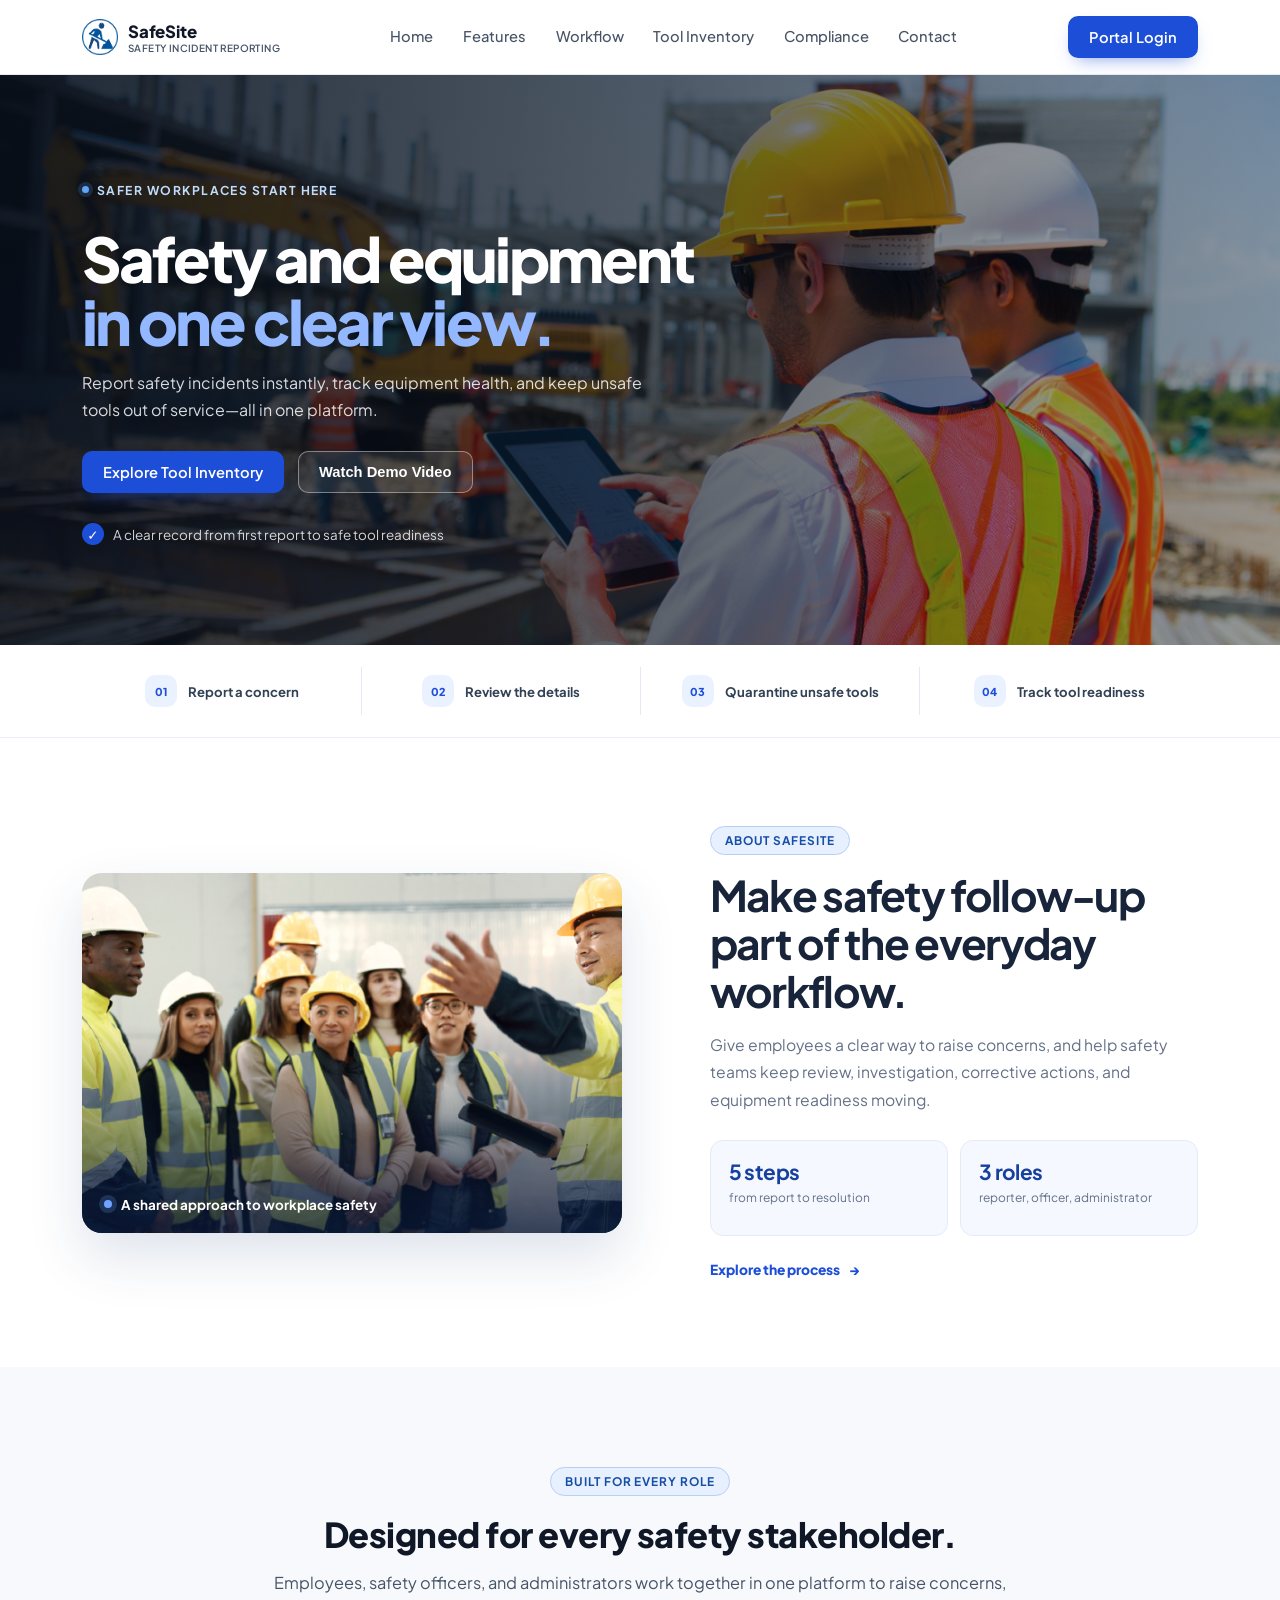
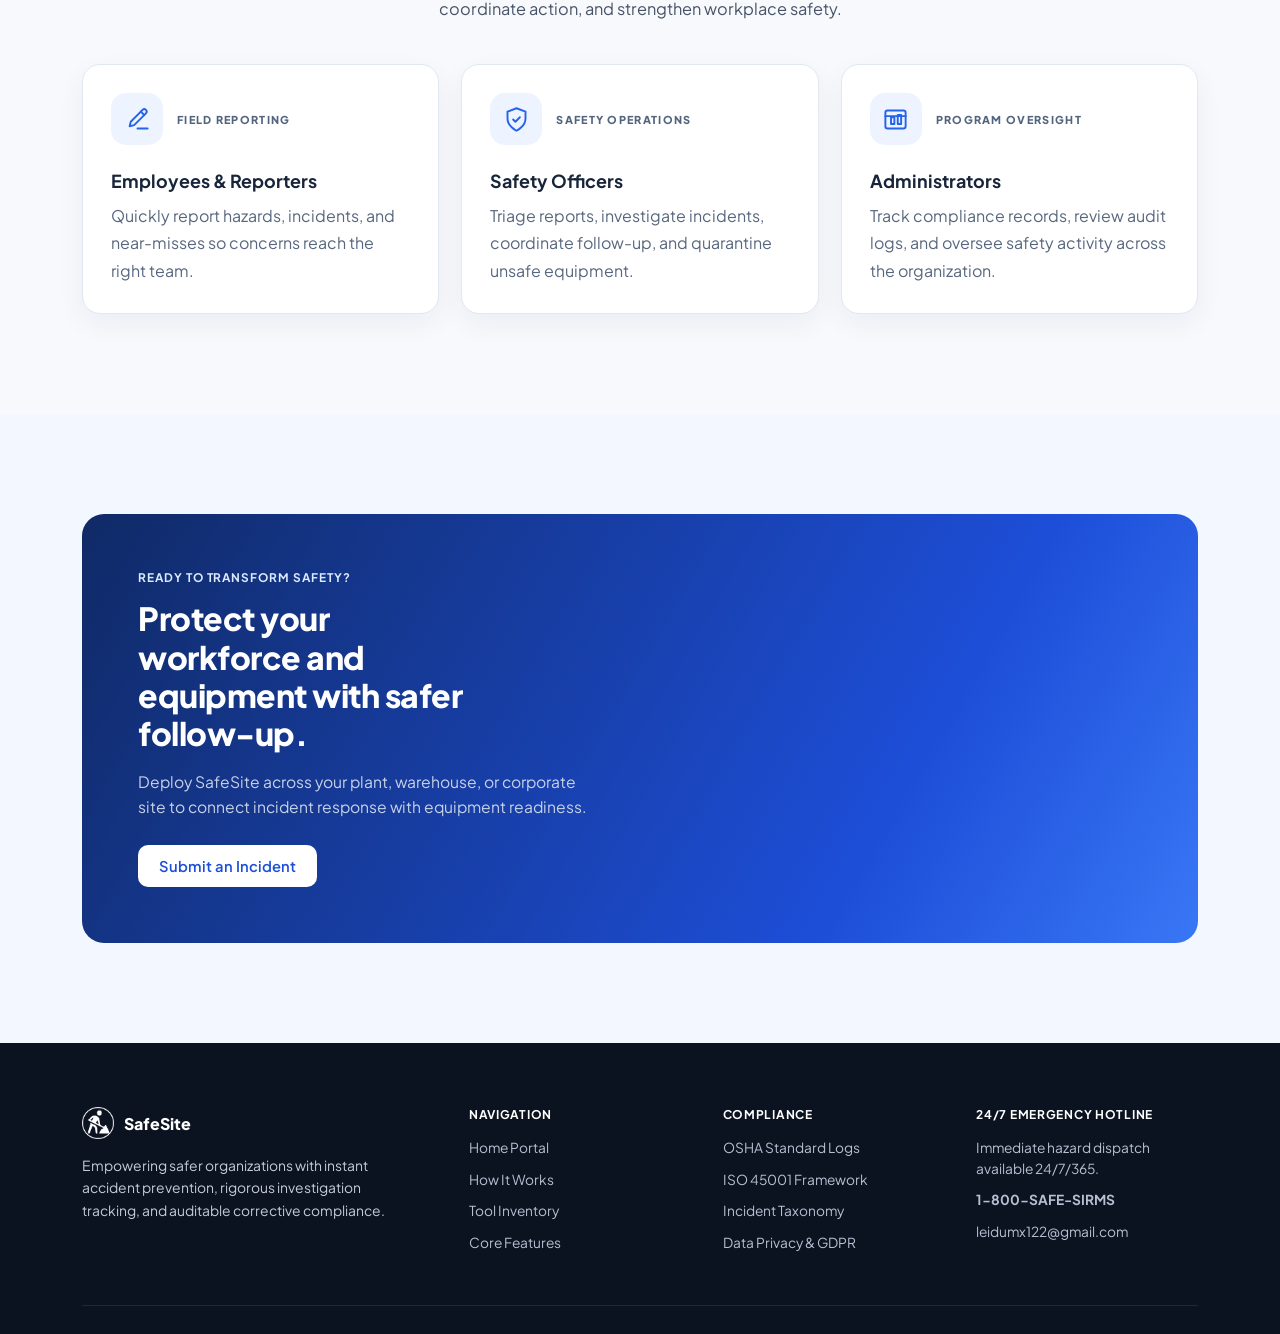
<file: frontend/pages/index.html>
﻿<!doctype html>
<html lang="en">
  <head>
    <meta charset="UTF-8" />
    <meta
      name="viewport"
      content="width=device-width, initial-scale=1, viewport-fit=cover"
    />
    <title>SafeSite — Safety Incident Reporting Management System</title>
    <link rel="preconnect" href="https://fonts.googleapis.com" />
    <link rel="preconnect" href="https://fonts.gstatic.com" crossorigin />
    <link
      href="https://fonts.googleapis.com/css2?family=Plus+Jakarta+Sans:wght@400;500;600;700;800&display=swap"
      rel="stylesheet"
    />
    <link rel="stylesheet" href="../assets/css/style.css" />
  </head>

  <body>
    <header class="nav">
      <div class="nav-inner">
        <div class="brand">
          <span class="mark"
            ><img src="../assets/icons/icon_cons.png" alt="" />
          </span>
          <span
            >SafeSite<span class="sub">SAFETY INCIDENT REPORTING</span></span
          >
        </div>
        <button
          class="nav-toggle"
          type="button"
          aria-expanded="false"
          aria-controls="primary-navigation"
        >
          <span class="sr-only">Toggle navigation</span>
          <span aria-hidden="true"></span>
          <span aria-hidden="true"></span>
          <span aria-hidden="true"></span>
        </button>
        <nav class="links legacy-navigation" hidden>
          <a href="#home" class="active" aria-current="page">Home</a>
          <div class="nav-menu">
            <button
              class="menu-trigger"
              type="button"
              aria-expanded="false"
              aria-controls="how-menu-panel"
            >
              How It Works
              <svg aria-hidden="true" viewBox="0 0 20 20" fill="none">
                <path
                  d="m5 7.5 5 5 5-5"
                  stroke="currentColor"
                  stroke-width="1.8"
                  stroke-linecap="round"
                  stroke-linejoin="round"
                />
              </svg>
            </button>
            <div class="mega-menu" id="how-menu-panel" hidden>
              <div class="mega-grid">
                <a class="mega-item" href="workflow.html#process-report"
                  ><span class="mega-icon"
                    ><img src="../assets/icons/reporting.png" alt="" /></span
                  ><span
                    ><strong>Report an Incident</strong
                    ><small
                      >Submit hazards, injuries, and near misses with supporting
                      details.</small
                    ></span
                  ></a
                >
                <a class="mega-item" href="workflow.html#process-review"
                  ><span class="mega-icon"
                    ><img
                      src="../assets/icons/quality-control.png"
                      alt="" /></span
                  ><span
                    ><strong>Review &amp; Validation</strong
                    ><small
                      >Review reports, assess severity, and set response
                      priority.</small
                    ></span
                  ></a
                >
                <a class="mega-item" href="workflow.html#process-quarantine"
                  ><span class="mega-icon"
                    ><img src="../assets/icons/warning.png" alt="" /></span
                  ><span
                    ><strong>Link &amp; Quarantine Equipment</strong
                    ><small
                      >Tag affected tools and remove unsafe equipment from
                      service.</small
                    ></span
                  ></a
                >
                <a class="mega-item" href="workflow.html#process-investigation"
                  ><span class="mega-icon"
                    ><img src="../assets/icons/pen.png" alt="" /></span
                  ><span
                    ><strong>Investigate &amp; Correct</strong
                    ><small
                      >Inspect the details and record corrective actions.</small
                    ></span
                  ></a
                >
                <a class="mega-item" href="workflow.html#process-status"
                  ><span class="mega-icon"
                    ><img src="../assets/icons/check.png" alt="" /></span
                  ><span
                    ><strong>Monitor Resolution &amp; Readiness</strong
                    ><small
                      >Follow the report and tool status through safe
                      clearance.</small
                    ></span
                  ></a
                >
              </div>
              <div class="mega-footer">
                <a href="workflow.html"
                  >View the 5-step process <span aria-hidden="true">→</span></a
                ><a href="features.html"
                  >Explore all features <span aria-hidden="true">→</span></a
                >
              </div>
            </div>
          </div>
          <div class="nav-menu">
            <button
              class="menu-trigger"
              type="button"
              aria-expanded="false"
              aria-controls="features-menu-panel"
            >
              Features
              <svg aria-hidden="true" viewBox="0 0 20 20" fill="none">
                <path
                  d="m5 7.5 5 5 5-5"
                  stroke="currentColor"
                  stroke-width="1.8"
                  stroke-linecap="round"
                  stroke-linejoin="round"
                />
              </svg>
            </button>
            <div class="mega-menu" id="features-menu-panel" hidden>
              <div class="mega-grid">
                <a class="mega-item" href="features.html"
                  ><span class="mega-icon"
                    ><img src="../assets/icons/reporting.png" alt="" /></span
                  ><span
                    ><strong>Incident Reporting</strong
                    ><small
                      >Capture injuries, hazards, and near misses in one
                      report.</small
                    ></span
                  ></a
                >
                <a class="mega-item" href="features.html"
                  ><span class="mega-icon"
                    ><img
                      src="../assets/icons/quality-control.png"
                      alt="" /></span
                  ><span
                    ><strong>Evidence Upload</strong
                    ><small
                      >Keep supporting files and incident records
                      organized.</small
                    ></span
                  ></a
                >
                <a class="mega-item" href="features.html"
                  ><span class="mega-icon"
                    ><img src="../assets/icons/pen.png" alt="" /></span
                  ><span
                    ><strong>Incident Investigation</strong
                    ><small
                      >Document findings, causes, and follow-up actions.</small
                    ></span
                  ></a
                >
                <a class="mega-item" href="features.html"
                  ><span class="mega-icon"
                    ><img src="../assets/icons/businessman.png" alt="" /></span
                  ><span
                    ><strong>Officer Assignment</strong
                    ><small
                      >Coordinate who responds to each incident.</small
                    ></span
                  ></a
                >
                <a class="mega-item" href="features.html"
                  ><span class="mega-icon"
                    ><img src="../assets/icons/contract.png" alt="" /></span
                  ><span
                    ><strong>Incident Categories</strong
                    ><small
                      >Browse the hazard categories shown in the feature
                      overview.</small
                    ></span
                  ></a
                >
                <a class="mega-item" href="features.html"
                  ><span class="mega-icon"
                    ><img src="../assets/icons/check.png" alt="" /></span
                  ><span
                    ><strong>Status Tracking</strong
                    ><small
                      >Monitor progress from report submission to
                      closure.</small
                    ></span
                  ></a
                >
                <a class="mega-item" href="features.html"
                  ><span class="mega-icon"
                    ><img src="../assets/icons/contract.png" alt="" /></span
                  ><span
                    ><strong>Incident History</strong
                    ><small
                      >Review the incident history feature in the
                      overview.</small
                    ></span
                  ></a
                >
                <a class="mega-item" href="features.html"
                  ><span class="mega-icon"
                    ><img
                      src="../assets/icons/security-helmet.png"
                      alt="" /></span
                  ><span
                    ><strong>Live Dashboard</strong
                    ><small
                      >Review incident activity and safety trends.</small
                    ></span
                  ></a
                >
              </div>
              <div class="mega-footer">
                <a href="features.html"
                  >See all SafeSite features
                  <span aria-hidden="true">→</span></a
                >
                <a href="inventory.html"
                  >Explore tool inventory <span aria-hidden="true">→</span></a
                >
              </div>
            </div>
          </div>
          <div class="nav-menu">
            <button
              class="menu-trigger"
              type="button"
              aria-expanded="false"
              aria-controls="compliances-menu-panel"
            >
              Compliances
              <svg aria-hidden="true" viewBox="0 0 20 20" fill="none">
                <path
                  d="m5 7.5 5 5 5-5"
                  stroke="currentColor"
                  stroke-width="1.8"
                  stroke-linecap="round"
                  stroke-linejoin="round"
                />
              </svg>
            </button>
            <div
              class="mega-menu contact-menu compliances-menu"
              id="compliances-menu-panel"
              hidden
            >
              <div class="contact-menu-content">
                <span class="contact-menu-tag"
                  >SAFETY &amp; RECORD KEEPING</span
                >
                <h3>Compliances</h3>
              <a href="compliance.html">OSHA Standard Logs</a
              ><a href="compliance.html">ISO 45001 Framework</a
              ><a href="compliance.html">Incident Taxonomy</a
              ><a href="compliance.html">Data Privacy &amp; GDPR</a>
              </div>
            </div>
          </div>
        </nav>
        <nav class="links page-nav landing-page-nav" id="primary-navigation" aria-label="Primary navigation">
          <a href="#home" class="active" aria-current="page">Home</a>
          <a href="features.html">Features</a>
          <a href="workflow.html">Workflow</a>
          <a href="inventory.html">Tool Inventory</a>
          <a href="compliance.html">Compliance</a>
          <a href="contact.html">Contact</a>
        </nav>
        <div class="nav-actions">
          <a class="btn btn-primary" href="login.html">Portal Login</a>
        </div>
      </div>
    </header>

    <section class="hero" id="home">
      <div class="wrap">
        <div class="hero-copy">
          <span class="eyebrow"
            ><span class="dot"></span> SAFER WORKPLACES START HERE</span
          >
          <h1 class="hero-title">
            Safety and equipment<br /><span class="accent">in one clear view.</span>
          </h1>
          <p class="hero-lede">
            Report safety incidents instantly, track equipment health, and keep
            unsafe tools out of service—all in one platform.
          </p>
          <div class="hero-ctas">
            <a class="btn btn-primary" href="inventory.html">Explore Tool Inventory</a>
            <button
              class="btn btn-ghost"
              id="demo-open"
              type="button"
              aria-haspopup="dialog"
            >
              Watch Demo Video
            </button>
          </div>
          <div class="hero-proof">
            <span class="proof-check" aria-hidden="true">✓</span> A clear record
            from first report to safe tool readiness
          </div>
        </div>
      </div>
    </section>

    <dialog
      class="demo-dialog"
      id="demo-dialog"
      aria-labelledby="demo-dialog-title"
    >
      <div class="demo-dialog-header">
        <h2 id="demo-dialog-title">SafeSite Demo Video</h2>
        <button
          class="demo-dialog-close"
          id="demo-close"
          type="button"
          aria-label="Close demo"
        >
          &times;
        </button>
      </div>
      <video id="demo-video" controls playsinline preload="metadata">
        <source
          src="../video/SafeSite_Product_Demo_with_voiceover.mp4"
          type="video/mp4"
        />
        Your browser does not support the video player.
      </video>
    </dialog>

    <section class="capability-strip" aria-label="SafeSite capabilities">
      <div class="wrap capability-list">
        <div>
          <span class="capability-icon">01</span><span>Report a concern</span>
        </div>
        <div>
          <span class="capability-icon">02</span><span>Review the details</span>
        </div>
        <div>
          <span class="capability-icon">03</span><span>Quarantine unsafe tools</span>
        </div>
        <div>
          <span class="capability-icon">04</span><span>Track tool readiness</span>
        </div>
      </div>
    </section>

    <section class="about-showcase" id="about">
      <div class="wrap about-layout">
        <div class="about-photo">
          <img
            src="../assets/images/MGT_Training_01.jpg"
            alt="Safety team taking part in a workplace training session"
          />
          <span class="photo-caption"
            ><span class="caption-dot"></span> A shared approach to workplace
            safety</span
          >
        </div>
        <div class="about-copy">
          <span class="sec-tag">ABOUT SAFESITE</span>
          <h2>Make safety follow-up part of the everyday workflow.</h2>
          <p>
            Give employees a clear way to raise concerns, and help safety teams
            keep review, investigation, corrective actions, and equipment
            readiness moving.
          </p>
          <div class="about-stats">
            <div>
              <strong>5 steps</strong><span>from report to resolution</span>
            </div>
            <div>
              <strong>3 roles</strong
              ><span>reporter, officer, administrator</span>
            </div>
          </div>
          <a class="text-link" href="workflow.html"
            >Explore the process <span aria-hidden="true">→</span></a
          >
        </div>
      </div>
    </section>

    <section class="tinted" id="how" hidden>
      <div class="wrap">
        <div class="sec-head how-section-head">
          <span class="sec-tag">HOW IT WORKS</span>
          <h2 class="sec-title">From Report to Resolution</h2>
          <p class="sec-desc">
            A simple, transparent, and structured 5-step lifecycle that keeps
            every incident and affected tool moving toward safe resolution.
          </p>
        </div>
        <div class="how-steps">
          <article class="how-step" id="process-report">
            <div class="how-step-image">
              <img
                src="../assets/images/image.png"
                alt="Safety officers reviewing a worksite report"
                loading="lazy"
              />
            </div>
            <div class="how-step-copy">
              <span class="step-label">STEP 01</span>
              <h3>Report an Incident</h3>
              <p>
                Employee or witness submits details, location, and photos via
                portal or mobile.
              </p>
            </div>
          </article>
          <article class="how-step" id="process-review">
            <div class="how-step-image">
              <img
                src="../assets/images/reviewimg.jpg"
                alt="Safety worker reviewing a report on a tablet"
                loading="lazy"
              />
            </div>
            <div class="how-step-copy">
              <span class="step-label">STEP 02</span>
              <h3>Review &amp; Validation</h3>
              <p>
                Safety triage validates urgency, hazards, and initiates priority
                queue assignment.
              </p>
            </div>
          </article>
          <article class="how-step" id="process-quarantine">
            <div class="how-step-image">
              <img
                src="../assets/images/construction-site-activity-stockcake.jpg"
                alt="Workers coordinating a safety action at a construction site"
                loading="lazy"
              />
            </div>
            <div class="how-step-copy">
              <span class="step-label">STEP 03</span>
              <h3>Link &amp; Quarantine Equipment</h3>
              <p>
                Tag the affected Tool ID or serial number, then flag defective
                equipment for quarantine or maintenance.
              </p>
            </div>
          </article>
          <article class="how-step" id="process-investigation">
            <div class="how-step-image">
              <img
                src="../assets/images/investigateimg.jpg"
                alt="Safety officers discussing an investigation at a worksite"
                loading="lazy"
              />
            </div>
            <div class="how-step-copy">
              <span class="step-label">STEP 04</span>
              <h3>Investigate &amp; Correct</h3>
              <p>
                Assigned safety officers inspect the worksite, document root
                causes, and record corrective action plans.
              </p>
            </div>
          </article>
          <article class="how-step" id="process-status">
            <div class="how-step-image">
              <img
                src="../assets/images/monitoring.jpg"
                alt="Safety officer monitoring site information on a tablet"
                loading="lazy"
              />
            </div>
            <div class="how-step-copy">
              <span class="step-label">STEP 05</span>
              <h3>Monitor Resolution &amp; Readiness</h3>
              <p>
                Track incident closure and equipment status until the tool is
                cleared for safe use.
              </p>
            </div>
          </article>
        </div>
      </div>
    </section>

    <section id="roles" class="role-section">
      <div class="wrap">
        <div class="sec-head">
          <span class="sec-tag">BUILT FOR EVERY ROLE</span>
          <h2 class="sec-title">Designed for every safety stakeholder.</h2>
          <p class="sec-desc">
            Employees, safety officers, and administrators work together in one
            platform to raise concerns, coordinate action, and strengthen
            workplace safety.
          </p>
        </div>
        <div class="role-grid">
          <article class="role-card">
            <div class="role-card-top">
              <span class="role-icon" aria-hidden="true"><svg viewBox="0 0 24 24" fill="none"><path d="M12 20h9" /><path d="M16.5 3.5a2.12 2.12 0 0 1 3 3L9 17l-4 1 1-4Z" /><path d="M15 5l3 3" /></svg></span>
              <span class="role-label">FIELD REPORTING</span>
            </div>
            <h3>Employees &amp; Reporters</h3>
            <p>Quickly report hazards, incidents, and near-misses so concerns reach the right team.</p>
          </article>
          <article class="role-card">
            <div class="role-card-top">
              <span class="role-icon" aria-hidden="true"><svg viewBox="0 0 24 24" fill="none"><path d="M12 22s8-4 8-11V5l-8-3-8 3v6c0 7 8 11 8 11Z" /><path d="m9 12 2 2 4-4" /></svg></span>
              <span class="role-label">SAFETY OPERATIONS</span>
            </div>
            <h3>Safety Officers</h3>
            <p>Triage reports, investigate incidents, coordinate follow-up, and quarantine unsafe equipment.</p>
          </article>
          <article class="role-card">
            <div class="role-card-top">
              <span class="role-icon" aria-hidden="true"><svg viewBox="0 0 24 24" fill="none"><rect x="3" y="4" width="18" height="16" rx="2" /><path d="M8 10h3v6H8zM14 8h3v8h-3zM3 9h18" /></svg></span>
              <span class="role-label">PROGRAM OVERSIGHT</span>
            </div>
            <h3>Administrators</h3>
            <p>Track compliance records, review audit logs, and oversee safety activity across the organization.</p>
          </article>
        </div>
      </div>
    </section>

    <section class="work-showcase" aria-labelledby="work-showcase-title" hidden>
      <div class="wrap">
        <div class="showcase-heading">
          <div>
            <span class="sec-tag">SAFETY IN ACTION</span>
            <h2 class="sec-title" id="work-showcase-title">
              A clearer view of every step.
            </h2>
          </div>
          <a class="text-link" href="features.html"
            >See SafeSite features <span aria-hidden="true">→</span></a
          >
        </div>
        <div class="showcase-grid">
          <article class="showcase-card showcase-card-large">
            <img
              src="../assets/images/incident.webp"
              alt="A worker receives help after a workplace incident"
              loading="lazy"
            />
            <div class="showcase-overlay">
              <span>REPORT &amp; RESPOND</span>
              <h3>Capture the details teams need to act.</h3>
            </div>
          </article>
          <article class="showcase-card">
            <img
              src="../assets/images/hero-header.png"
              alt="A safety officer reviewing a worksite"
              loading="lazy"
            />
            <div class="showcase-overlay">
              <span>REVIEW &amp; INVESTIGATE</span>
              <h3>Keep the follow-up clear.</h3>
            </div>
          </article>
          <article class="showcase-card">
            <img
              src="../assets/images/MGT_Training_01.jpg"
              alt="Colleagues learning about workplace safety"
              loading="lazy"
            />
            <div class="showcase-overlay">
              <span>LEARN &amp; IMPROVE</span>
              <h3>Build safer habits together.</h3>
            </div>
          </article>
        </div>
      </div>
    </section>

    <section class="tinted compliance-section" id="compliance" hidden>
      <div class="wrap">
        <div class="sec-head">
          <span class="sec-tag">COMPLIANCE SUPPORT</span>
          <h2 class="sec-title">How SafeSite Supports Your Safety Program</h2>
          <p class="sec-desc">
            See which workflows SafeSite can help organize today, and where your
            organization still needs formal procedures, review, or additional
            system features.
          </p>
        </div>
        <p class="compliance-scope">
          <strong>Scope:</strong> SafeSite helps document and coordinate safety
          work. It does not certify an organization or automatically determine
          legal compliance.
        </p>
        <div class="compliance-grid">
          <article class="compliance-card" id="osha-standard-logs">
            <span class="compliance-number">01</span>
            <h3>OSHA Standard Logs</h3>
            <p class="compliance-summary">
              Organize incident information for review and follow-up.
            </p>
            <h4>What SafeSite supports</h4>
            <ul>
              <li>
                The reporter portal displays a five-step incident reporting
                guide, including category, location, description, and evidence
                steps.
              </li>
              <li>
                Reporter and officer pages show example report statuses and
                response stages for workflow reference.
              </li>
              <li>
                Plant sector records can store site names, addresses, risk
                tiers, and facility leads for context.
              </li>
            </ul>
            <p class="compliance-note">
              <strong>Current scope:</strong> Incident examples and workflow
              screens are not yet connected to a persistent incident API, and
              SafeSite does not generate OSHA Forms 300, 301, or 300A. A
              qualified safety administrator must decide recordability and
              maintain required official logs.
            </p>
          </article>
          <article class="compliance-card" id="iso-45001">
            <span class="compliance-number">02</span>
            <h3>ISO 45001 Framework</h3>
            <p class="compliance-summary">
              Support parts of an occupational health and safety management
              workflow.
            </p>
            <h4>What SafeSite supports</h4>
            <ul>
              <li>
                The working plant sector module stores operating locations, risk
                tiers, facility leads, and active status in the database.
              </li>
              <li>
                Reporter guidance outlines reporting, categorization,
                description, evidence, and status tracking stages.
              </li>
              <li>
                Separate reporter, officer, and administrator views communicate
                role-specific workflows.
              </li>
            </ul>
            <p class="compliance-note">
              <strong>Current scope:</strong> These tools do not implement the
              full ISO 45001 management system, internal audit program, worker
              consultation records, or certification process. Your organization
              must maintain those processes and evidence separately.
            </p>
          </article>
          <article class="compliance-card" id="incident-taxonomy">
            <span class="compliance-number">03</span>
            <h3>Incident Taxonomy</h3>
            <p class="compliance-summary">
              Use clear categories to make incident reports easier to review
              consistently.
            </p>
            <h4>What SafeSite supports</h4>
            <ul>
              <li>
                The reporter guidance presents example hazard categories such as
                chemical, slip/trip, structural, and equipment.
              </li>
              <li>
                Consistent labels can help teams route reports and review
                recurring types of hazards.
              </li>
              <li>
                Plant sector risk tiers provide additional site context for
                safety review.
              </li>
            </ul>
            <p class="compliance-note">
              <strong>Current scope:</strong> The category examples are guidance
              in the interface; there is not yet a centrally managed taxonomy
              saved with persistent incident records. Administrators should
              define and maintain the categories used by their organization.
            </p>
          </article>
          <article class="compliance-card" id="data-privacy">
            <span class="compliance-number">04</span>
            <h3>Data Privacy &amp; GDPR</h3>
            <p class="compliance-summary">
              Apply account controls to help protect access to the portal.
            </p>
            <h4>What SafeSite supports</h4>
            <ul>
              <li>
                Passwords are stored as password hashes rather than readable
                passwords.
              </li>
              <li>
                Administrative endpoints check the signed-in account's role
                before allowing reporter or plant-sector management.
              </li>
              <li>
                Reporter accounts can be blocked, and login sessions use
                HttpOnly and SameSite cookie settings.
              </li>
            </ul>
            <p class="compliance-note">
              <strong>Current scope:</strong> These safeguards alone do not
              establish GDPR compliance. Privacy notices, lawful processing
              decisions, retention and deletion procedures, data-subject request
              handling, and a full security review are still needed.
            </p>
          </article>
        </div>
      </div>
    </section>

    <section class="tinted" id="contact">
      <div class="wrap">
        <div class="cta">
          <div>
            <div class="cta-tag">READY TO TRANSFORM SAFETY?</div>
            <h2>Protect your workforce and equipment with safer follow-up.</h2>
            <p>
              Deploy SafeSite across your plant, warehouse, or corporate site
              to connect incident response with equipment readiness.
            </p>
            <div class="cta-actions">
              <a class="btn btn-primary" href="login.html"
                >Submit an Incident</a
              >
            </div>
          </div>
        </div>
      </div>
    </section>

    <footer>
      <div class="wrap">
        <div class="foot-grid">
          <div>
            <div class="foot-brand">
              <span class="mark"
                ><img src="../assets/icons/icon_cons.png" alt=""
              /></span>
              SafeSite
            </div>
            <p class="foot-desc">
              Empowering safer organizations with instant accident prevention,
              rigorous investigation tracking, and auditable corrective
              compliance.
            </p>
          </div>
          <div class="foot-col">
            <h4>NAVIGATION</h4>
            <a href="#home">Home Portal</a>
            <a href="workflow.html">How It Works</a>
            <a href="inventory.html">Tool Inventory</a>
            <a href="features.html">Core Features</a>
          </div>
          <div class="foot-col">
            <h4>COMPLIANCE</h4>
            <a href="compliance.html">OSHA Standard Logs</a>
            <a href="compliance.html">ISO 45001 Framework</a>
            <a href="compliance.html">Incident Taxonomy</a>
            <a href="compliance.html">Data Privacy &amp; GDPR</a>
          </div>
          <div class="foot-col">
            <h4>24/7 EMERGENCY HOTLINE</h4>
            <div>Immediate hazard dispatch available 24/7/365.</div>
            <div class="hotline">1-800-SAFE-SIRMS</div>
            <a href="mailto:dispatch@sirms-safety.org"
              >leidumx122@gmail.com</a
            >
          </div>
        </div>
      </div>
    </footer>
    <script src="../assets/js/landing.js" defer></script>
  </body>
</html>
</file>
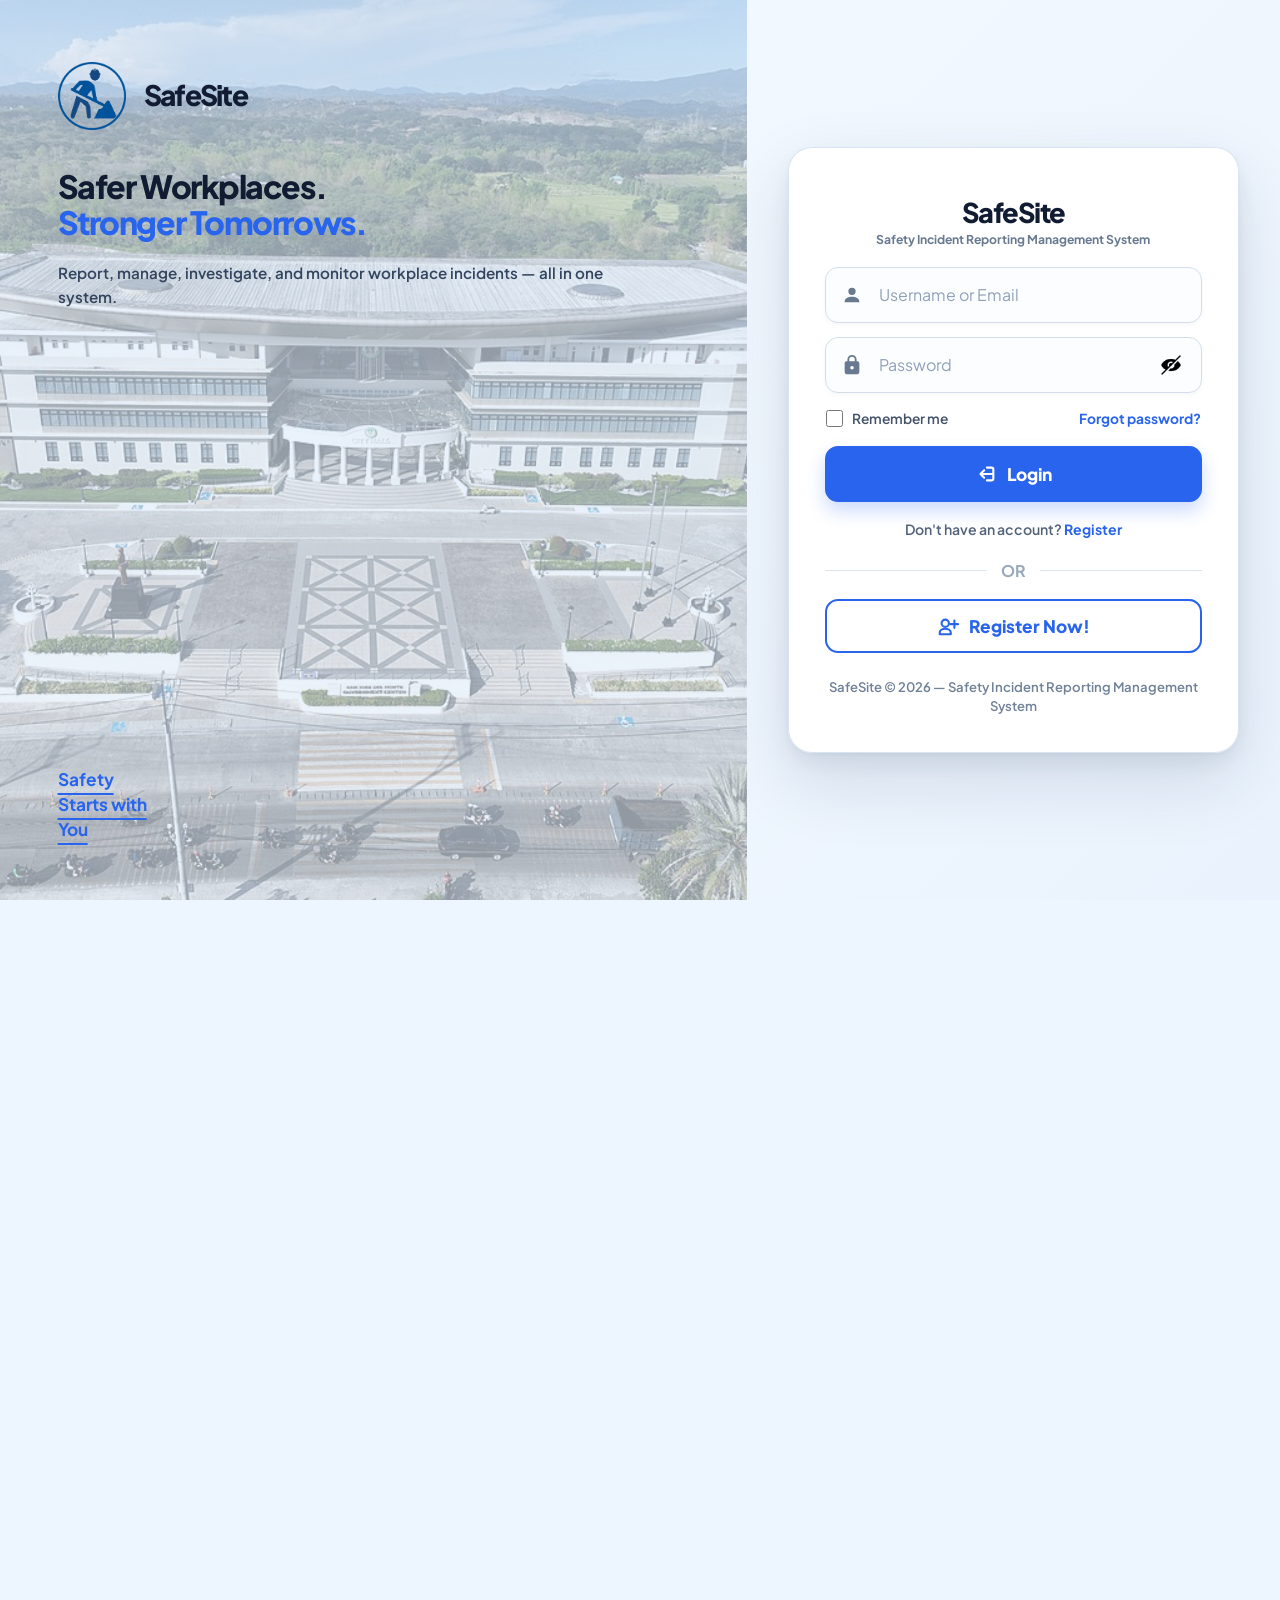
<file: frontend/pages/admin.html>
<!doctype html>
<html lang="en">
  <head>
    <meta charset="UTF-8" />
    <meta name="viewport" content="width=device-width, initial-scale=1" />
    <meta name="theme-color" content="#f4f7fb" />
    <title>SafeSite</title>
    <link rel="preconnect" href="https://fonts.googleapis.com" />
    <link rel="preconnect" href="https://fonts.gstatic.com" crossorigin />
    <link
      href="https://fonts.googleapis.com/css2?family=Plus+Jakarta+Sans:wght@400;500;600;700;800&display=swap"
      rel="stylesheet"
    />
    <link rel="stylesheet" href="../assets/css/admin.css" />
    <script src="../assets/js/uppercase-inputs.js" defer></script>
    <script src="../assets/js/admin-notifications.js" defer></script>
    <script src="../assets/js/admin.js" defer></script>
    <script src="../assets/js/reporters.js" defer></script>
    <script src="../assets/js/officers.js" defer></script>
    <script src="../assets/js/admin-tables.js" defer></script>
    <script src="../assets/js/sectors.js" defer></script>
    <script src="../assets/js/incidents.js" defer></script>
    <script src="../assets/js/dashboard.js" defer></script>
  </head>
  <body>
    <div class="admin-shell">
      <aside class="sidebar">
        <a class="brand" href="#dashboard" aria-label="Admin dashboard">
          <span class="brand-mark"
            ><img src="../assets/icons/icon_cons.png" alt=""
          /></span>
          <span class="brand-copy"
            ><strong>SafeSite</strong
            ><small>Safety Operations<br />Management</small></span
          >
        </a>

        <nav class="side-nav" aria-label="Admin navigation">
          <a class="nav-item selected" href="#dashboard"
            ><img
              class="nav-icon"
              src="../assets/icons/dashboard.png"
              alt=""
              aria-hidden="true"
            /><span>Dashboard</span></a
          >
          <a class="nav-item" href="#incidents"
            ><img
              class="nav-icon"
              src="../assets/icons/warning.png"
              alt=""
              aria-hidden="true"
            /><span>Incidents</span></a
          >
          <a class="nav-item" href="#officers"
            ><img
              class="nav-icon"
              src="../assets/icons/accountant.png"
              alt=""
              aria-hidden="true"
            /><span>Officers Account Management</span></a
          >
          <a class="nav-item" href="#reporters"
            ><img
              class="nav-icon"
              src="../assets/icons/reporter.png"
              alt=""
              aria-hidden="true"
            /><span>Reporter Account Management</span></a
          >
          <a class="nav-item" href="#sectors"
            ><img
              class="nav-icon"
              src="../assets/icons/factory.png"
              alt=""
              aria-hidden="true"
            /><span>Plant Sector Management</span></a
          >
          <a class="nav-item" href="login.html"
            ><img
              class="nav-icon"
              src="../assets/icons/logout.png"
              alt=""
              aria-hidden="true"
            /><span>Log Out</span></a
          >
        </nav>
      </aside>

      <main class="main-area" id="dashboard">
        <header class="topbar">
          <div class="page-heading">
            <h1>Admin Dashboard</h1>
            <p>Overview of incidents and safety operations.</p>
          </div>
          <div class="account-area">
            <button class="profile-button" type="button">
              <span class="avatar">AD</span
              ><span class="user-name">Administrator</span>
            </button>
          </div>
        </header>

        <div class="dashboard-content" id="dashboard-overview">
          <section
            class="overview-grid"
            aria-label="SafeSite management overview"
          >
            <article class="panel chart-panel">
              <div class="chart-heading">
                <div>
                  <h2>Incident Reports by Severity</h2>
                  <p>Current report breakdown from the incident register</p>
                </div>
                <a class="view-button" href="#incidents">View incidents</a>
              </div>
              <div class="severity-chart" id="dashboard-severity-summary">
                <div
                  class="severity-donut"
                  id="dashboard-severity-donut"
                  role="img"
                  aria-label="Incident count by severity"
                >
                  <div class="severity-donut-center">
                    <strong id="dashboard-severity-total">0</strong
                    ><span>Reports</span>
                  </div>
                </div>
                <div class="severity-legend">
                  <div class="severity-legend-item" data-severity="Low">
                    <i></i><span>Low</span><strong>0</strong>
                  </div>
                  <div class="severity-legend-item" data-severity="Moderate">
                    <i></i><span>Moderate</span><strong>0</strong>
                  </div>
                  <div class="severity-legend-item" data-severity="High">
                    <i></i><span>High</span><strong>0</strong>
                  </div>
                  <div
                    class="severity-legend-item critical"
                    data-severity="Critical"
                  >
                    <i></i><span>Critical</span><strong>0</strong>
                  </div>
                </div>
              </div>
            </article>
            <article class="panel status-overview-panel">
              <div class="chart-heading">
                <div>
                  <h2>Incident Status Overview</h2>
                  <p>Current progress of all reported incidents</p>
                </div>
                <a class="view-button" href="#incidents">Manage reports</a>
              </div>
              <div
                class="incident-status-summary"
                id="dashboard-status-summary"
              >
                <div class="incident-status-row pending" data-status="Pending">
                  <div class="incident-status-label">
                    <i></i><span>Pending</span>
                  </div>
                  <div class="incident-status-track"><i></i></div>
                  <strong>0</strong>
                </div>
                <div
                  class="incident-status-row review"
                  data-status="Under Review"
                >
                  <div class="incident-status-label">
                    <i></i><span>Under Review</span>
                  </div>
                  <div class="incident-status-track"><i></i></div>
                  <strong>0</strong>
                </div>
                <div
                  class="incident-status-row progress"
                  data-status="In Progress"
                >
                  <div class="incident-status-label">
                    <i></i><span>In Progress</span>
                  </div>
                  <div class="incident-status-track"><i></i></div>
                  <strong>0</strong>
                </div>
                <div
                  class="incident-status-row resolved"
                  data-status="Resolved"
                >
                  <div class="incident-status-label">
                    <i></i><span>Resolved</span>
                  </div>
                  <div class="incident-status-track"><i></i></div>
                  <strong>0</strong>
                </div>
              </div>
            </article>
            <article class="panel stat-card">
              <div class="stat-top">
                <span>Incident Reports</span
                ><svg viewBox="0 0 24 24" aria-hidden="true">
                  <rect x="4" y="5" width="16" height="16" rx="2" />
                  <path d="M8 3v4m8-4v4M8 11h8m-8 4h4" />
                  <circle cx="18" cy="17" r="4" />
                </svg>
              </div>
              <strong id="dashboard-stat-incidents">0</strong
              ><span class="status-pill blue-pill">All submissions</span>
            </article>
            <article class="panel stat-card">
              <div class="stat-top">
                <span>Active Officers</span
                ><svg viewBox="0 0 24 24" aria-hidden="true">
                  <rect x="3" y="6" width="18" height="15" rx="2" />
                  <path
                    d="M8 6V4h8v2m-4 4 1 2 2 .3-1.5 1.5.4 2.2-1.9-1-1.9 1 .4-2.2L9 12.3l2-.3 1-2Z"
                  />
                </svg>
              </div>
              <strong id="dashboard-stat-officers">0</strong
              ><span class="status-pill green-pill">Officer accounts</span>
            </article>
            <article class="panel stat-card">
              <div class="stat-top">
                <span>Active Reporters</span
                ><svg viewBox="0 0 24 24" aria-hidden="true">
                  <circle cx="12" cy="12" r="9" />
                  <path d="m8 12 2.5 2.5L16.5 9" />
                </svg>
              </div>
              <strong id="dashboard-stat-reporters">0</strong
              ><span class="status-pill gray-pill">Reporter accounts</span>
            </article>
            <article class="panel stat-card critical-stat-card">
              <div class="stat-top">
                <span>Active Plant Sectors</span
                ><svg viewBox="0 0 24 24" aria-hidden="true">
                  <path d="M12 3 2.8 20h18.4L12 3Z" />
                  <path d="M12 9v5m0 3h.01" />
                </svg>
              </div>
              <strong id="dashboard-stat-sectors">0</strong
              ><span class="status-pill red-pill">Registered locations</span>
            </article>
          </section>

          <section
            class="panel incidents-panel"
            id="dashboard-recent-incidents"
          >
            <div class="incidents-heading">
              <div>
                <h2>Recent Incidents</h2>
                <p>Latest reports submitted by reporters</p>
              </div>
              <a class="view-button" href="#incidents">View all incidents</a>
            </div>
            <div class="table-scroll">
              <table class="admin-data-table">
                <thead>
                  <tr>
                    <th>Incident ID</th>
                    <th>Category</th>
                    <th>Plant Sector</th>
                    <th>Reported By</th>
                    <th>Status</th>
                    <th>Action</th>
                  </tr>
                </thead>
                <tbody id="dashboard-recent-incident-rows">
                  <tr>
                    <td colspan="6">Loading recent incidents...</td>
                  </tr>
                </tbody>
              </table>
            </div>
          </section>
        </div>

        <section
          class="incident-management"
          id="incidents"
          aria-label="Incident management"
          hidden
        >
          <div class="incident-stats" aria-label="Incident summary">
            <article class="panel stat-card">
              <div class="stat-top">
                <span>Active / Pending</span
                ><svg viewBox="0 0 24 24" aria-hidden="true">
                  <rect x="4" y="5" width="16" height="16" rx="2" />
                  <path d="M8 3v4m8-4v4M8 11h8m-8 4h4" />
                  <circle cx="18" cy="17" r="4" />
                </svg>
              </div>
              <strong id="management-stat-open">0</strong
              ><span class="status-pill blue-pill">Open reports</span>
            </article>
            <article class="panel stat-card">
              <div class="stat-top">
                <span>Total Reports</span
                ><svg viewBox="0 0 24 24" aria-hidden="true">
                  <rect x="3" y="6" width="18" height="15" rx="2" />
                  <path
                    d="M8 6V4h8v2m-4 4 1 2 2 .3-1.5 1.5.4 2.2-1.9-1-1.9 1 .4-2.2L9 12.3l2-.3 1-2Z"
                  />
                </svg>
              </div>
              <strong id="management-stat-dispatched">0</strong
              ><span class="status-pill green-pill">All reports</span>
            </article>
            <article class="panel stat-card">
              <div class="stat-top">
                <span>Resolved Cases</span
                ><svg viewBox="0 0 24 24" aria-hidden="true">
                  <circle cx="12" cy="12" r="9" />
                  <path d="m8 12 2.5 2.5L16.5 9" />
                </svg>
              </div>
              <strong id="management-stat-resolved">0</strong
              ><span class="status-pill gray-pill">Closed</span>
            </article>
            <article class="panel stat-card critical-stat-card">
              <div class="stat-top">
                <span>Total Critical</span
                ><svg viewBox="0 0 24 24" aria-hidden="true">
                  <path d="M12 3 2.8 20h18.4L12 3Z" />
                  <path d="M12 9v5m0 3h.01" />
                </svg>
              </div>
              <strong id="management-stat-critical">0</strong
              ><span
                class="status-pill red-pill"
                id="management-stat-critical-label"
                >Needs attention</span
              >
            </article>
          </div>
          <section class="panel incidents-panel" id="incident-list">
            <div class="incidents-heading">
              <div>
                <h2>Incoming Incident Reports</h2>
                <p>
                  Review newly submitted reports and assign them to a safety
                  officer.
                </p>
              </div>
              <div class="table-tools">
                <div
                  class="incident-date-filters"
                  aria-label="Filter by report month and day"
                >
                  <label
                    >Month<input
                      type="month"
                      id="incident-date-month"
                      aria-label="Report month"
                  /></label>
                  <label
                    >Day<select
                      id="incident-date-day"
                      aria-label="Report day"
                      disabled
                    >
                      <option value="">All days</option>
                    </select></label
                  >
                  <button
                    class="clear-date-filter"
                    id="clear-incident-dates"
                    type="button"
                  >
                    Clear
                  </button>
                </div>
                <div class="incident-search-group">
                  <label class="search-box"
                    ><svg viewBox="0 0 24 24" aria-hidden="true">
                      <circle cx="10.8" cy="10.8" r="6.3" />
                      <path d="m16 16 4.5 4.5" /></svg
                    ><input
                      type="search"
                      placeholder="Filter incidents..."
                      aria-label="Filter incidents"
                  /></label>
                  <div class="filters" aria-label="Incident status">
                    <button class="chosen" type="button">All</button
                    ><button type="button">Critical</button
                    ><button type="button">Pending</button
                    ><button type="button">Resolved</button>
                  </div>
                </div>
              </div>
            </div>
            <div class="table-scroll">
              <table class="admin-data-table">
                <thead>
                  <tr>
                    <th>Incident ID</th>
                    <th>Category</th>
                    <th>Plant Sector</th>
                    <th>Reported By</th>
                    <th>Status</th>
                    <th>Action</th>
                  </tr>
                </thead>
                <tbody id="admin-incident-rows">
                  <tr>
                    <td colspan="6">Loading incident reports...</td>
                  </tr>
                </tbody>
              </table>
            </div>
          </section>
        </section>
        <section
          class="sector-management"
          id="sectors"
          aria-labelledby="sectors-title"
          hidden
        >
          <div class="sector-stats">
            <article class="sector-stat">
              <span>Total Plant Sectors</span
              ><strong id="sector-total">—</strong
              ><small>Registered site locations</small>
            </article>
            <article class="sector-stat">
              <span>Active Sectors</span><strong id="sector-active">—</strong
              ><small>Available for operations</small>
            </article>
            <article class="sector-stat">
              <span>Inactive Sectors</span
              ><strong id="sector-inactive">—</strong
              ><small>Currently unavailable</small>
            </article>
            <article class="sector-stat">
              <span>Tier 1 High Risk</span
              ><strong id="sector-high-risk">—</strong
              ><small>Require elevated precautions</small>
            </article>
          </div>
          <section
            class="panel sector-form-panel"
            aria-labelledby="sectors-title"
          >
            <header class="sector-form-heading">
              <div>
                <h1 id="sectors-title">Add New Site Plant Sector</h1>
                <p>
                  Step sequence: Add New Site Plant Sector → Input Name → Input
                  Address → Confirm
                </p>
              </div>
              <span>FORM ID: SEC-REG-014</span>
            </header>
            <form id="sector-form" class="sector-form">
              <label class="sector-span-1"
                >Name of Plant Sector <b>*</b
                ><input
                  name="sector_name"
                  required
                  maxlength="150"
                  placeholder="e.g. Sector 5 - Cryogenic Processing Plant"
                /><small
                  >Official alphanumeric descriptor displayed on dispatch
                  alarms.</small
                ></label
              >
              <label class="sector-span-2"
                >Address / Site Location of Plant Sector <b>*</b
                ><input
                  name="address"
                  required
                  maxlength="255"
                  placeholder="Building 7, North Gate Industrial Park, San Jose Del Monte, Bulacan"
                /><small
                  >Precise geographic address used for rapid ambulance and
                  HAZMAT dispatch.</small
                ></label
              >
              <label
                >Sector Code / Identifier<input
                  id="sector-code"
                  readonly
                  value="Assigned after saving"
                /><small>Generated from the database record ID.</small></label
              >
              <label
                >Assigned Facility Lead / Safety Supervisor<input
                  name="facility_lead"
                  maxlength="150"
                  placeholder="e.g. Insp. Mateo Reyes"
                /><small>Responsible person for the site.</small></label
              >
              <label
                >Operational Risk Tier<select name="risk_tier">
                  <option value="TIER 1">
                    TIER 1 - HIGH RISK (CHEMICAL / TOXIC STORAGE)
                  </option>
                  <option value="TIER 2" selected>
                    TIER 2 - MODERATE RISK
                  </option>
                  <option value="TIER 3">TIER 3 - LOW RISK</option></select
                ><small
                  >Determines the site's operational risk classification.</small
                ></label
              >
              <label class="sector-span-2"
                >Description / Notes<textarea
                  name="description"
                  maxlength="5000"
                  rows="2"
                  placeholder="Add site details or safety notes (optional)"
                ></textarea>
              </label>
              <div class="sector-form-actions">
                <p
                  id="sector-message"
                  role="status"
                  aria-live="polite"
                  hidden
                ></p>
                <button type="reset" class="reporter-reset">Reset Form</button
                ><button type="submit" class="reporter-submit">
                  Confirm &amp; Register Plant Sector
                </button>
              </div>
            </form>
          </section>
          <section class="panel sector-directory">
            <header class="sector-directory-heading">
              <div>
                <h2>Plant Sectors Directory</h2>
                <p>Listing active sectors and instant edit controllers</p>
              </div>
              <input
                id="sector-search"
                type="search"
                placeholder="Search plant sector by name, code, address"
                aria-label="Search plant sectors"
              /><select
                id="sector-risk-filter"
                aria-label="Filter by risk tier"
              >
                <option value="">ALL RISK TIERS</option>
                <option>TIER 1</option>
                <option>TIER 2</option>
                <option>TIER 3</option></select
              ><select id="sector-status-filter" aria-label="Filter by status">
                <option value="">ALL STATUSES</option>
                <option>ACTIVE</option>
                <option>INACTIVE</option>
              </select>
            </header>
            <div class="table-scroll">
              <table class="admin-data-table sector-table">
                <thead>
                  <tr>
                    <th>Sector Code</th>
                    <th>Plant Sector Name</th>
                    <th>Site Address &amp; Location</th>
                    <th>Facility Lead</th>
                    <th>Risk &amp; Status</th>
                    <th>Actions</th>
                  </tr>
                </thead>
                <tbody id="sector-rows">
                  <tr>
                    <td colspan="6">Loading plant sectors…</td>
                  </tr>
                </tbody>
              </table>
            </div>
          </section>
          <dialog
            class="reporter-delete-dialog"
            id="sector-delete-dialog"
            aria-labelledby="sector-delete-title"
          >
            <form method="dialog" class="reporter-delete-content">
              <img
                class="delete-warning-icon"
                src="../assets/icons/exclamation.png"
                alt=""
                aria-hidden="true"
              />
              <h2 id="sector-delete-title">Delete Plant Sector?</h2>
              <p id="sector-delete-copy">This action cannot be undone.</p>
              <p
                id="sector-delete-message"
                class="sector-delete-message"
                role="status"
                aria-live="polite"
                hidden
              ></p>
              <div class="reporter-edit-actions">
                <button type="submit" class="reporter-reset">Cancel</button
                ><button
                  type="button"
                  class="reporter-delete-confirm"
                  id="confirm-sector-delete"
                >
                  Delete Sector
                </button>
              </div>
            </form>
          </dialog>
          <dialog
            class="reporter-delete-dialog"
            id="sector-status-dialog"
            aria-labelledby="sector-status-title"
          >
            <form method="dialog" class="reporter-delete-content">
              <img
                class="delete-warning-icon"
                src="../assets/icons/exclamation.png"
                alt=""
                aria-hidden="true"
              />
              <h2 id="sector-status-title">Deactivate Plant Sector?</h2>
              <p id="sector-status-copy">
                This sector will no longer be available for active operations.
              </p>
              <p
                id="sector-status-message"
                class="sector-delete-message"
                role="status"
                aria-live="polite"
                hidden
              ></p>
              <div class="reporter-edit-actions">
                <button type="submit" class="reporter-reset">Cancel</button
                ><button
                  type="button"
                  class="reporter-delete-confirm"
                  id="confirm-sector-status"
                >
                  Deactivate Sector
                </button>
              </div>
            </form>
          </dialog>
        </section>

        <section
          class="reporter-management officer-management"
          id="officers"
          aria-labelledby="officers-title"
          hidden
        >
          <div class="reporter-stats" aria-label="Officer account totals">
            <article class="reporter-stat">
              <span>Total Officers</span
              ><strong data-officer-stat="total">—</strong>
            </article>
            <article class="reporter-stat">
              <span>New This Month</span
              ><strong data-officer-stat="new">—</strong>
            </article>
            <article class="reporter-stat">
              <span>Inactive Officers</span
              ><strong data-officer-stat="inactive">—</strong>
            </article>
          </div>
          <section
            class="panel provision-panel"
            aria-labelledby="add-officer-title"
          >
            <div class="provision-heading">
              <div>
                <h2 id="add-officer-title">Add Officer Account</h2>
                <p>
                  Set the account credentials, officer role, assigned sector,
                  and specialties.
                </p>
              </div>
              <span class="role-badge">OFFICER</span>
            </div>
            <form
              class="reporter-form"
              id="officer-form"
              action="../../backend/public/auth/officers.php"
              method="post"
            >
              <div class="reporter-fields">
                <label
                  >First Name <span>*</span
                  ><input
                    name="first_name"
                    required
                    minlength="2"
                    maxlength="100"
                    autocomplete="given-name"
                    placeholder="e.g. Alex"
                /></label>
                <label
                  >Last Name <span>*</span
                  ><input
                    name="last_name"
                    required
                    minlength="2"
                    maxlength="100"
                    autocomplete="family-name"
                    placeholder="e.g. Rivera"
                /></label>
                <label
                  >Work Email Address <span>*</span
                  ><input
                    name="email"
                    type="email"
                    required
                    maxlength="254"
                    autocomplete="email"
                    placeholder="name@company.com" /><small
                    class="field-validation-error"
                    data-error-for="email"
                    aria-live="polite"
                  ></small
                ></label>
                <label
                  >System Username <span>*</span
                  ><input
                    name="username"
                    required
                    minlength="6"
                    maxlength="50"
                    pattern="[a-zA-Z0-9._\-]+"
                    autocomplete="username"
                    placeholder="e.g. arivera" /><small
                    class="field-validation-error"
                    data-error-for="username"
                    aria-live="polite"
                  ></small
                ></label>
                <label
                  >Contact Number<input
                    name="contact_number"
                    type="tel"
                    maxlength="30"
                    placeholder="Optional phone number"
                /></label>
                <label
                  >Officer Role <span>*</span
                  ><select name="officer_role_id" id="officer-role" required>
                    <option value="">Loading roles…</option>
                  </select></label
                >
                <label
                  >Assigned Plant Sector<select
                    name="plant_sector_id"
                    id="officer-sector"
                  >
                    <option value="">No sector assigned</option>
                  </select></label
                >
                <label
                  >Password <span>*</span
                  ><input
                    name="password"
                    type="password"
                    required
                    minlength="8"
                    autocomplete="new-password"
                    placeholder="At least 8 characters"
                /></label>
                <label
                  >Confirm Password <span>*</span
                  ><input
                    name="confirm_password"
                    type="password"
                    required
                    minlength="8"
                    autocomplete="new-password"
                    placeholder="Re-enter password"
                /></label>
                <fieldset class="officer-specialty-field">
                  <legend>Response Specialties</legend>
                  <div
                    id="officer-specialty-options"
                    class="officer-specialty-options"
                  >
                    <span>Loading specialties…</span>
                  </div>
                </fieldset>
              </div>
              <div class="reporter-form-actions">
                <p
                  class="reporter-form-message officer-form-message"
                  id="officer-form-message"
                  role="status"
                  aria-live="polite"
                  hidden
                ></p>
                <button class="reporter-reset" type="reset">Reset Form</button
                ><button class="reporter-submit" type="submit">
                  Create Officer Account
                </button>
              </div>
            </form>
          </section>
          <section
            class="panel reporter-directory"
            aria-labelledby="officer-directory-title"
          >
            <div class="reporter-directory-heading">
              <div>
                <h2 id="officer-directory-title">
                  Registered Officers Directory
                </h2>
                <p>Manage officer accounts, roles, specialties, and access.</p>
              </div>
              <div class="account-directory-tools">
                <div class="account-view-actions">
                  <button
                    class="reporter-action"
                    type="button"
                    data-account-view="officer-history"
                  >
                    Registered History
                  </button>
                  <button
                    class="reporter-action"
                    type="button"
                    data-account-view="officer-blocked"
                  >
                    Blocked Accounts
                  </button>
                </div>
                <label class="reporter-search"
                  >Search officers<input
                    type="search"
                    id="officer-search"
                    placeholder="Search name, role, sector, or email"
                /></label>
              </div>
            </div>
            <div class="reporter-table-wrap">
              <table class="reporter-table officer-table">
                <thead>
                  <tr>
                    <th>Account ID</th>
                    <th>Name</th>
                    <th>Username</th>
                    <th>Role</th>
                    <th>Sector</th>
                    <th>Specialties</th>
                    <th>Email</th>
                    <th>Actions</th>
                  </tr>
                </thead>
                <tbody id="officer-rows">
                  <tr>
                    <td colspan="8">Loading officer accounts…</td>
                  </tr>
                </tbody>
              </table>
            </div>
            <p class="reporter-count" id="officer-count" aria-live="polite"></p>
          </section>
          <dialog
            class="reporter-edit-dialog officer-edit-dialog"
            id="officer-edit-dialog"
            aria-labelledby="edit-officer-title"
          >
            <form
              id="officer-edit-form"
              class="reporter-edit-form officer-edit-form"
            >
              <h2 id="edit-officer-title">Update Officer Account</h2>
              <input type="hidden" name="id" />
              <label
                >First Name<input
                  name="first_name"
                  required
                  minlength="2"
                  maxlength="100"
              /></label>
              <label
                >Last Name<input
                  name="last_name"
                  required
                  minlength="2"
                  maxlength="100"
              /></label>
              <label
                >Work Email<input
                  name="email"
                  type="email"
                  required
                  maxlength="254"
              /></label>
              <label
                >Username<input
                  name="username"
                  required
                  minlength="6"
                  maxlength="50"
                  pattern="[a-zA-Z0-9._\-]+"
              /></label>
              <label
                >Contact Number<input
                  name="contact_number"
                  type="tel"
                  maxlength="30"
              /></label>
              <label
                >Officer Role<select
                  name="officer_role_id"
                  id="officer-edit-role"
                  required
                ></select
              ></label>
              <label
                >Assigned Plant Sector<select
                  name="plant_sector_id"
                  id="officer-edit-sector"
                >
                  <option value="">No sector assigned</option>
                </select></label
              >
              <fieldset class="officer-specialty-field">
                <legend>Response Specialties</legend>
                <div
                  id="officer-edit-specialty-options"
                  class="officer-specialty-options"
                ></div>
              </fieldset>
              <p
                class="reporter-edit-message"
                id="officer-edit-message"
                role="status"
                aria-live="polite"
                hidden
              ></p>
              <div class="reporter-edit-actions">
                <button
                  type="button"
                  class="reporter-reset"
                  data-close-officer-edit
                >
                  Cancel</button
                ><button type="submit" class="reporter-submit">
                  Save Changes
                </button>
              </div>
            </form>
          </dialog>
          <dialog
            class="reporter-delete-dialog"
            id="officer-action-dialog"
            aria-labelledby="officer-action-title"
          >
            <form method="dialog" class="reporter-delete-content">
              <img
                class="delete-warning-icon"
                src="../assets/icons/exclamation.png"
                alt=""
                aria-hidden="true"
              />
              <h2 id="officer-action-title">Confirm Officer Action</h2>
              <p id="officer-action-copy"></p>
              <div class="reporter-edit-actions">
                <button type="submit" class="reporter-reset">Cancel</button
                ><button
                  type="button"
                  class="reporter-delete-confirm"
                  id="confirm-officer-action"
                >
                  Confirm
                </button>
              </div>
            </form>
          </dialog>
        </section>

        <section
          class="reporter-management"
          id="reporters"
          aria-labelledby="reporters-title"
          hidden
        >
          <header class="reporter-page-heading"></header>

          <div class="reporter-stats" aria-label="Reporter account totals">
            <article class="reporter-stat">
              <span>Total Reporters</span><strong data-stat="total">—</strong>
            </article>
            <article class="reporter-stat">
              <span>New This Month</span><strong data-stat="new">—</strong>
            </article>
            <article class="reporter-stat">
              <span>Inactive Reporters</span
              ><strong data-stat="inactive">—</strong>
            </article>
          </div>

          <section
            class="panel provision-panel"
            aria-labelledby="add-reporter-title"
          >
            <div class="provision-heading">
              <div>
                <h2 id="add-reporter-title">Add Reporter Account</h2>
                <p>Enter the reporter’s details and account credentials.</p>
              </div>
              <span class="role-badge">REPORTER</span>
            </div>
            <form
              class="reporter-form"
              id="reporter-form"
              action="../../backend/public/auth/reporters.php"
              method="post"
            >
              <div class="reporter-fields">
                <label
                  >First Name <span>*</span
                  ><input
                    name="first_name"
                    autocomplete="given-name"
                    required
                    minlength="2"
                    maxlength="100"
                    placeholder="e.g. Alex"
                /></label>
                <label
                  >Last Name <span>*</span
                  ><input
                    name="last_name"
                    autocomplete="family-name"
                    required
                    minlength="2"
                    maxlength="100"
                    placeholder="e.g. Rivera"
                /></label>
                <label
                  >Work Email Address <span>*</span
                  ><input
                    name="email"
                    type="email"
                    autocomplete="email"
                    required
                    maxlength="254"
                    placeholder="name@company.com" /><small
                    class="field-validation-error"
                    data-error-for="email"
                    aria-live="polite"
                  ></small
                ></label>
                <label
                  >System Username <span>*</span
                  ><input
                    name="username"
                    autocomplete="username"
                    required
                    minlength="6"
                    maxlength="50"
                    pattern="[a-zA-Z0-9._\-]+"
                    placeholder="e.g. arivera" /><small
                    class="field-validation-error"
                    data-error-for="username"
                    aria-live="polite"
                  ></small
                ></label>
                <label
                  >Password <span>*</span
                  ><input
                    id="reporter-password"
                    name="password"
                    type="password"
                    autocomplete="new-password"
                    required
                    minlength="8"
                    placeholder="At least 8 characters" /><button
                    class="password-toggle"
                    type="button"
                    aria-label="Show password"
                    aria-pressed="false"
                    data-target="reporter-password"
                  >
                    <img
                      src="../assets/icons/closed-eyes.png"
                      alt=""
                      aria-hidden="true"
                    /></button
                ></label>
                <label
                  >Confirm Password <span>*</span
                  ><input
                    id="reporter-confirm-password"
                    name="confirm_password"
                    type="password"
                    autocomplete="new-password"
                    required
                    minlength="8"
                    placeholder="Re-enter password" /><button
                    class="password-toggle"
                    type="button"
                    aria-label="Show password"
                    aria-pressed="false"
                    data-target="reporter-confirm-password"
                  >
                    <img
                      src="../assets/icons/closed-eyes.png"
                      alt=""
                      aria-hidden="true"
                    /></button
                ></label>
              </div>
              <div class="reporter-form-actions">
                <p
                  class="reporter-form-message"
                  role="status"
                  aria-live="polite"
                  hidden
                ></p>
                <button class="reporter-reset" type="reset">Reset Form</button
                ><button class="reporter-submit" type="submit">
                  Create Reporter Account
                </button>
              </div>
            </form>
          </section>

          <section
            class="panel reporter-directory"
            aria-labelledby="reporter-directory-title"
          >
            <div class="reporter-directory-heading">
              <div>
                <h2 id="reporter-directory-title">
                  Registered Reporters Directory
                </h2>
                <p>
                  Accounts authorized to access the incident reporting portal.
                </p>
              </div>
              <div class="account-directory-tools">
                <div class="account-view-actions">
                  <button
                    class="reporter-action"
                    type="button"
                    data-account-view="reporter-history"
                  >
                    Registered History
                  </button>
                  <button
                    class="reporter-action"
                    type="button"
                    data-account-view="reporter-blocked"
                  >
                    Blocked Accounts
                  </button>
                </div>
                <label class="reporter-search"
                  >Search reporters<input
                    type="search"
                    id="reporter-search"
                    placeholder="Search name, username, or email"
                /></label>
              </div>
            </div>
            <div class="reporter-table-wrap">
              <table class="reporter-table">
                <thead>
                  <tr>
                    <th>Account ID</th>
                    <th>Reporter Name</th>
                    <th>Username</th>
                    <th>Work Email</th>
                    <th>Actions</th>
                  </tr>
                </thead>
                <tbody id="reporter-rows">
                  <tr>
                    <td colspan="5">Loading reporter accounts…</td>
                  </tr>
                </tbody>
              </table>
            </div>
            <p
              class="reporter-count"
              id="reporter-count"
              aria-live="polite"
            ></p>
          </section>
          <dialog
            class="reporter-edit-dialog"
            id="reporter-edit-dialog"
            aria-labelledby="edit-reporter-title"
          >
            <form id="reporter-edit-form" class="reporter-edit-form">
              <h2 id="edit-reporter-title">Update Reporter Account</h2>
              <input type="hidden" name="id" />
              <label
                >First Name<input
                  name="first_name"
                  required
                  minlength="2"
                  maxlength="100"
              /></label>
              <label
                >Last Name<input
                  name="last_name"
                  required
                  minlength="2"
                  maxlength="100"
              /></label>
              <label
                >Work Email<input
                  name="email"
                  type="email"
                  required
                  maxlength="254"
              /></label>
              <label
                >Username<input
                  name="username"
                  required
                  minlength="6"
                  maxlength="50"
                  pattern="[a-zA-Z0-9._\-]+"
              /></label>
              <p
                class="reporter-edit-message"
                role="status"
                aria-live="polite"
                hidden
              ></p>
              <div class="reporter-edit-actions">
                <button type="button" class="reporter-reset" data-close-edit>
                  Cancel</button
                ><button type="submit" class="reporter-submit">
                  Save Changes
                </button>
              </div>
            </form>
          </dialog>
          <dialog
            class="reporter-delete-dialog"
            id="reporter-delete-dialog"
            aria-labelledby="delete-reporter-title"
          >
            <form method="dialog" class="reporter-delete-content">
              <img
                class="delete-warning-icon"
                src="../assets/icons/exclamation.png"
                alt=""
                aria-hidden="true"
              />
              <h2 id="delete-reporter-title">Delete Reporter Account?</h2>
              <p id="delete-reporter-copy">This action cannot be undone.</p>
              <div class="reporter-edit-actions">
                <button type="submit" class="reporter-reset">Cancel</button>
                <button
                  type="button"
                  class="reporter-delete-confirm"
                  id="confirm-reporter-delete"
                >
                  Delete Account
                </button>
              </div>
            </form>
          </dialog>
          <dialog
            class="reporter-delete-dialog"
            id="reporter-status-dialog"
            aria-labelledby="reporter-status-title"
          >
            <form method="dialog" class="reporter-delete-content">
              <img
                class="delete-warning-icon status-warning-icon"
                src="../assets/icons/exclamation.png"
                alt=""
                aria-hidden="true"
              />
              <h2 id="reporter-status-title">Block Reporter Account?</h2>
              <p id="reporter-status-copy">
                The reporter will no longer be able to sign in.
              </p>
              <div class="reporter-edit-actions">
                <button type="submit" class="reporter-reset">Cancel</button>
                <button
                  type="button"
                  class="reporter-delete-confirm"
                  id="confirm-reporter-status"
                >
                  Block Account
                </button>
              </div>
            </form>
          </dialog>
        </section>
      </main>
    </div>
  </body>
</html>
</file>
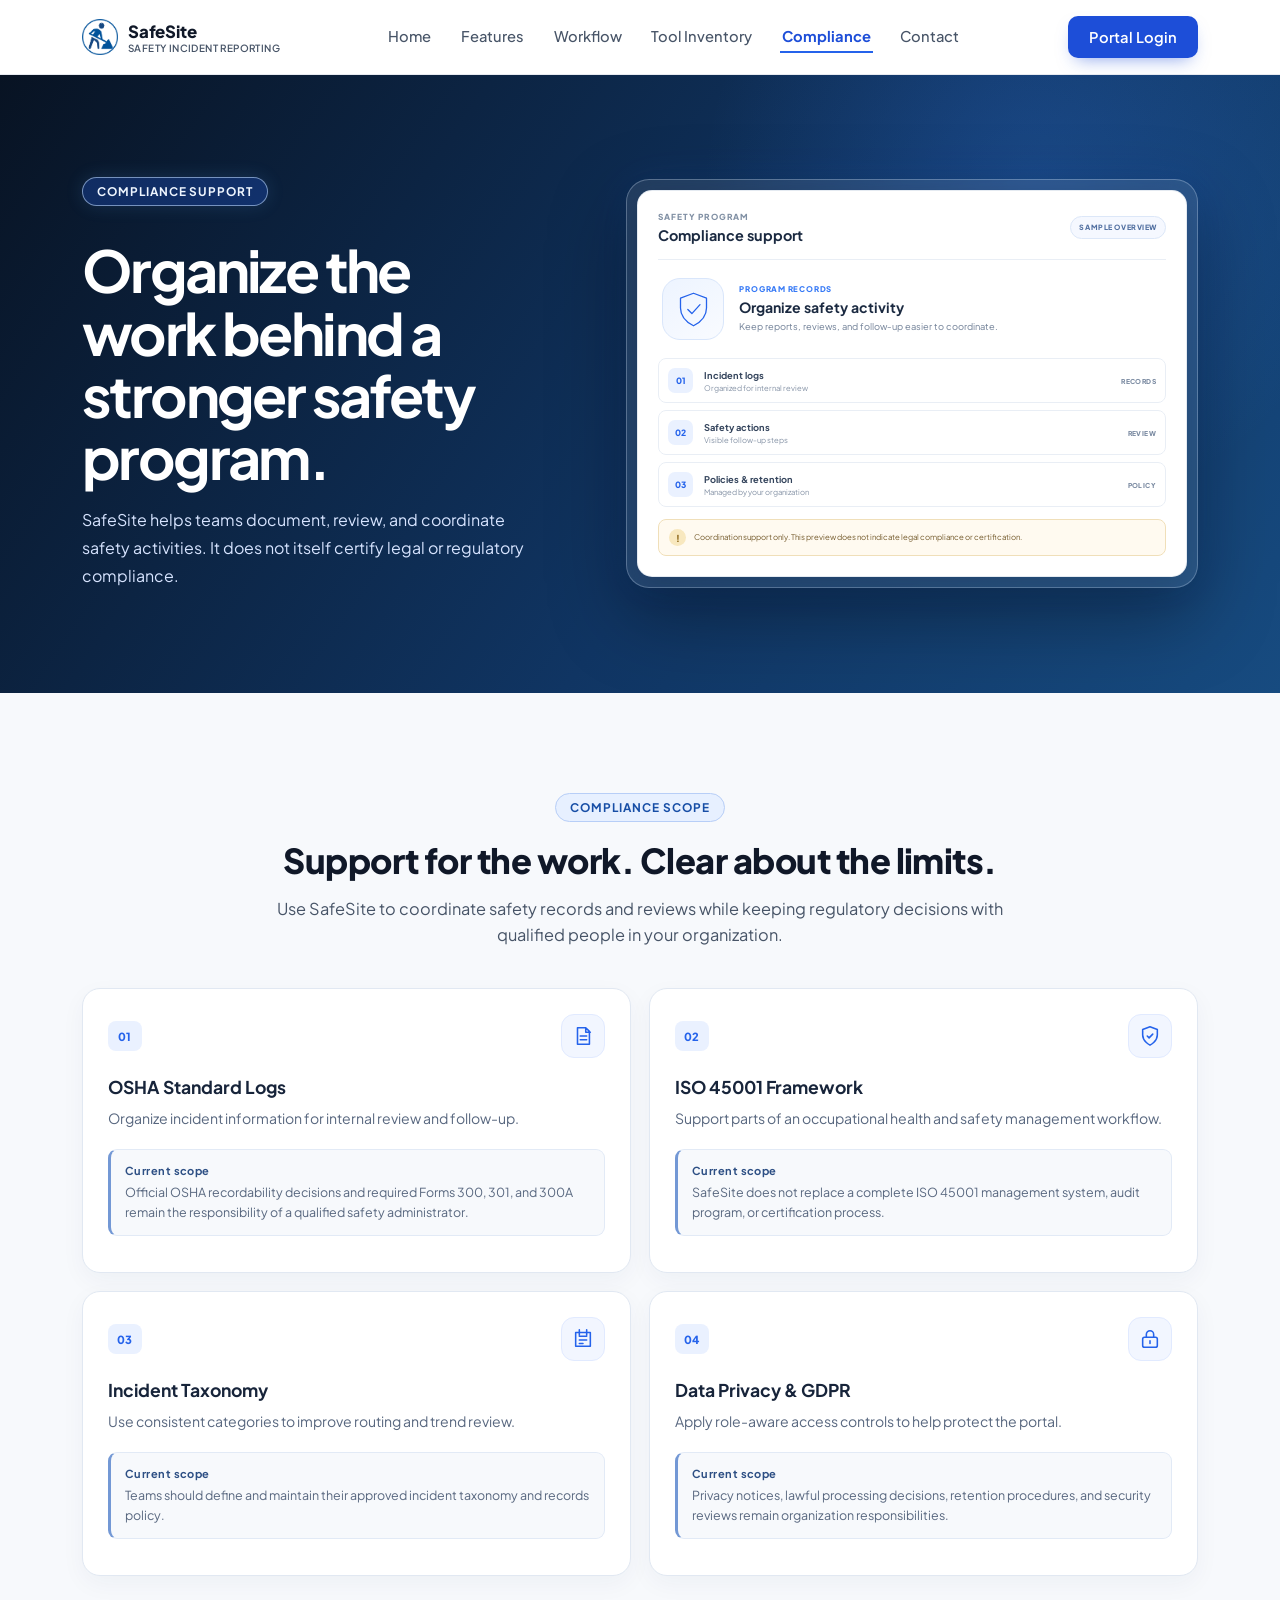
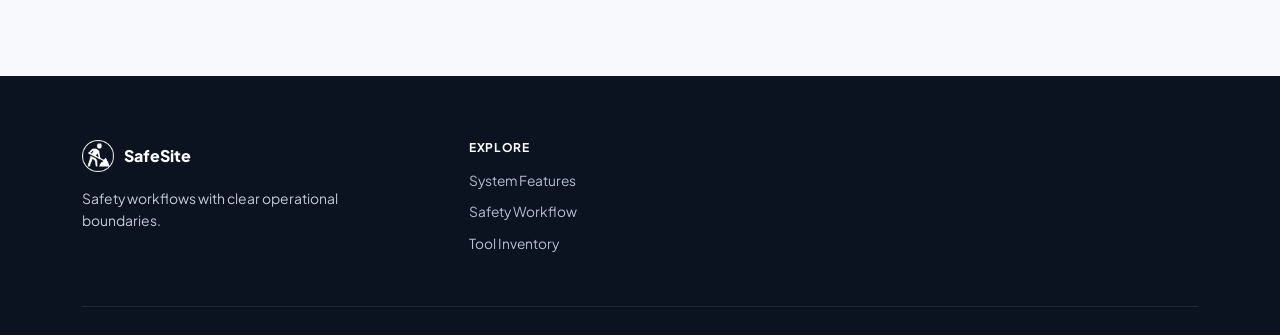
<file: frontend/pages/compliance.html>
<!doctype html>
<html lang="en">
  <head>
    <meta charset="UTF-8" />
    <meta
      name="viewport"
      content="width=device-width, initial-scale=1, viewport-fit=cover"
    />
    <title>SafeSite Compliance Support</title>
    <link rel="preconnect" href="https://fonts.googleapis.com" />
    <link rel="preconnect" href="https://fonts.gstatic.com" crossorigin />
    <link
      href="https://fonts.googleapis.com/css2?family=Plus+Jakarta+Sans:wght@400;500;600;700;800&display=swap"
      rel="stylesheet"
    />
    <link rel="stylesheet" href="../assets/css/style.css" />
  </head>
  <body class="compliance-page">
    <header class="nav">
      <div class="nav-inner">
        <a class="brand" href="index.html"
          ><span class="mark"
            ><img src="../assets/icons/icon_cons.png" alt="" /></span
          ><span
            >SafeSite<span class="sub">SAFETY INCIDENT REPORTING</span></span
          ></a
        ><button
          class="nav-toggle"
          type="button"
          aria-expanded="false"
          aria-controls="primary-navigation"
        >
          <span class="sr-only">Toggle navigation</span
          ><span aria-hidden="true"></span><span aria-hidden="true"></span
          ><span aria-hidden="true"></span>
        </button>
        <nav class="links page-nav" id="primary-navigation">
          <a href="index.html">Home</a><a href="features.html">Features</a
          ><a href="workflow.html">Workflow</a
          ><a href="inventory.html">Tool Inventory</a
          ><a href="compliance.html" aria-current="page">Compliance</a
          ><a href="contact.html">Contact</a>
        </nav>
        <div class="nav-actions">
          <a class="btn btn-primary" href="login.html">Portal Login</a>
        </div>
      </div>
    </header>
    <main>
      <section class="page-hero compliance-hero">
        <div class="wrap compliance-hero-container">
          <div class="compliance-hero-copy">
            <span class="sec-tag">COMPLIANCE SUPPORT</span>
            <h1 class="sec-title">Organize the work behind a stronger safety program.</h1>
            <p>SafeSite helps teams document, review, and coordinate safety activities. It does not itself certify legal or regulatory compliance.</p>
          </div>
          <div class="compliance-hero-frame" role="img" aria-label="Sample compliance support overview for organizing safety records and review activities">
            <div class="compliance-preview">
              <div class="compliance-preview-header"><span><small>SAFETY PROGRAM</small><strong>Compliance support</strong></span><span class="compliance-preview-badge">SAMPLE OVERVIEW</span></div>
              <div class="compliance-preview-body">
                <div class="compliance-shield"><svg viewBox="0 0 48 48" fill="none"><path d="M24 4 40 10v12c0 10-6.8 17.2-16 22C14.8 39.2 8 32 8 22V10l16-6Z"/><path d="m17 24 5 5 10-11"/></svg></div>
                <div class="compliance-preview-copy"><span>PROGRAM RECORDS</span><strong>Organize safety activity</strong><p>Keep reports, reviews, and follow-up easier to coordinate.</p></div>
              </div>
              <div class="compliance-preview-list">
                <div><span class="compliance-preview-check">01</span><span><b>Incident logs</b><small>Organized for internal review</small></span><i>RECORDS</i></div>
                <div><span class="compliance-preview-check">02</span><span><b>Safety actions</b><small>Visible follow-up steps</small></span><i>REVIEW</i></div>
                <div><span class="compliance-preview-check">03</span><span><b>Policies &amp; retention</b><small>Managed by your organization</small></span><i>POLICY</i></div>
              </div>
              <div class="compliance-preview-boundary"><span>!</span><p>Coordination support only. This preview does not indicate legal compliance or certification.</p></div>
            </div>
          </div>
        </div>
      </section>
      <section class="page-section tinted compliance-section" aria-labelledby="compliance-heading">
        <div class="wrap">
          <div class="sec-head compliance-intro">
            <span class="sec-tag">COMPLIANCE SCOPE</span>
            <h2 class="sec-title" id="compliance-heading">Support for the work. Clear about the limits.</h2>
            <p class="sec-desc">Use SafeSite to coordinate safety records and reviews while keeping regulatory decisions with qualified people in your organization.</p>
          </div>
          <div class="compliance-grid">
            <article class="compliance-card">
              <div class="compliance-card-top"><span class="compliance-number">01</span><span class="compliance-icon" aria-hidden="true"><svg viewBox="0 0 24 24" fill="none"><path d="M6 3h9l4 4v14H6zM15 3v5h5M9 12h7M9 16h7" /></svg></span></div>
              <h3>OSHA Standard Logs</h3>
              <p class="compliance-summary">Organize incident information for internal review and follow-up.</p>
              <div class="compliance-note"><strong>Current scope</strong><p>Official OSHA recordability decisions and required Forms 300, 301, and 300A remain the responsibility of a qualified safety administrator.</p></div>
            </article>
            <article class="compliance-card">
              <div class="compliance-card-top"><span class="compliance-number">02</span><span class="compliance-icon" aria-hidden="true"><svg viewBox="0 0 24 24" fill="none"><path d="M12 22s8-4 8-11V5l-8-3-8 3v6c0 7 8 11 8 11Z"/><path d="m9 12 2 2 4-4"/></svg></span></div>
              <h3>ISO 45001 Framework</h3>
              <p class="compliance-summary">Support parts of an occupational health and safety management workflow.</p>
              <div class="compliance-note"><strong>Current scope</strong><p>SafeSite does not replace a complete ISO 45001 management system, audit program, or certification process.</p></div>
            </article>
            <article class="compliance-card">
              <div class="compliance-card-top"><span class="compliance-number">03</span><span class="compliance-icon" aria-hidden="true"><svg viewBox="0 0 24 24" fill="none"><path d="M4 5h16v15H4zM8 9h8M8 13h8M8 17h4"/><path d="M8 2v6m8-6v6"/></svg></span></div>
              <h3>Incident Taxonomy</h3>
              <p class="compliance-summary">Use consistent categories to improve routing and trend review.</p>
              <div class="compliance-note"><strong>Current scope</strong><p>Teams should define and maintain their approved incident taxonomy and records policy.</p></div>
            </article>
            <article class="compliance-card">
              <div class="compliance-card-top"><span class="compliance-number">04</span><span class="compliance-icon" aria-hidden="true"><svg viewBox="0 0 24 24" fill="none"><rect x="4" y="10" width="16" height="11" rx="2"/><path d="M8 10V7a4 4 0 0 1 8 0v3m-4 4v3"/></svg></span></div>
              <h3>Data Privacy &amp; GDPR</h3>
              <p class="compliance-summary">Apply role-aware access controls to help protect the portal.</p>
              <div class="compliance-note"><strong>Current scope</strong><p>Privacy notices, lawful processing decisions, retention procedures, and security reviews remain organization responsibilities.</p></div>
            </article>
          </div>
        </div>
      </section>
    </main>
    <footer>
      <div class="wrap">
        <div class="foot-grid">
          <div>
            <div class="foot-brand">
              <span class="mark"
                ><img src="../assets/icons/icon_cons.png" alt="" /></span
              >SafeSite
            </div>
            <p class="foot-desc">
              Safety workflows with clear operational boundaries.
            </p>
          </div>
          <div class="foot-col">
            <h4>EXPLORE</h4>
            <a href="features.html">System Features</a
            ><a href="workflow.html">Safety Workflow</a
            ><a href="inventory.html">Tool Inventory</a>
          </div>
        </div>
      </div>
    </footer>
    <script src="../assets/js/landing.js" defer></script>
  </body>
</html>
</file>
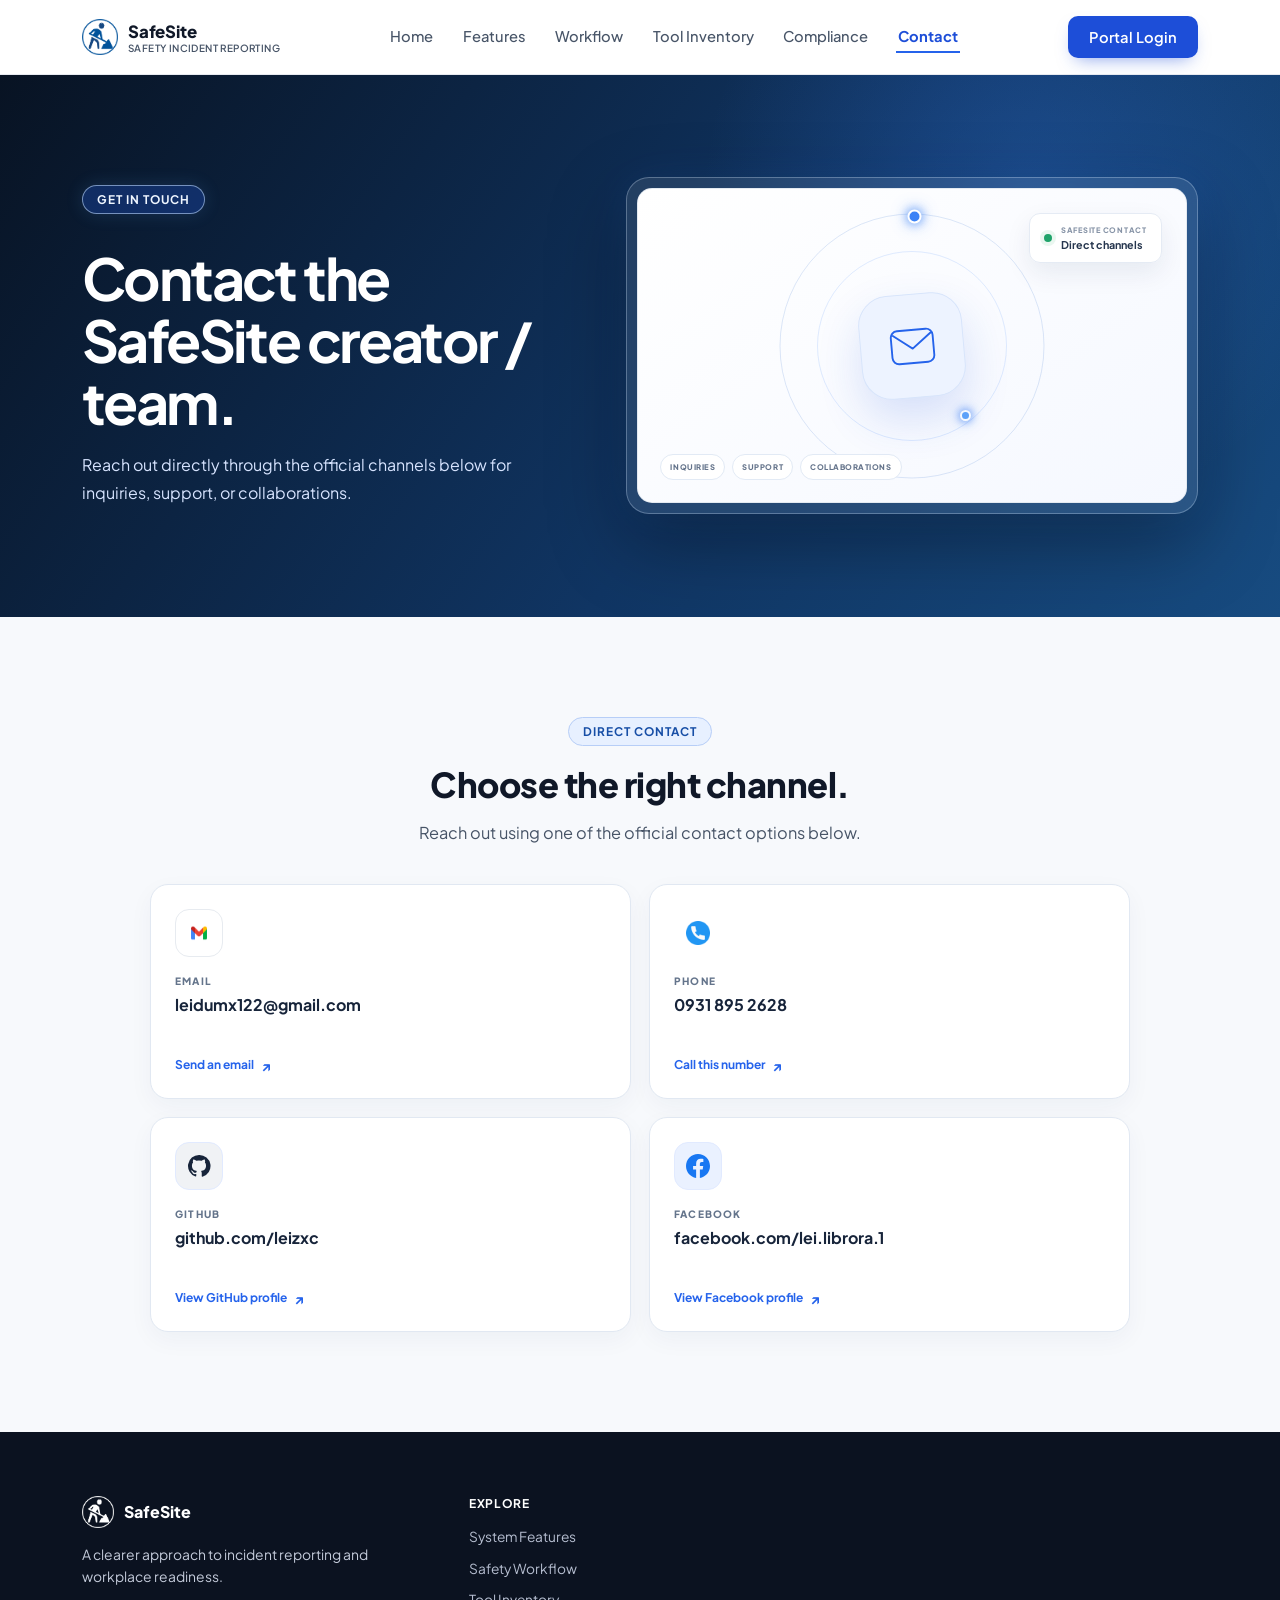
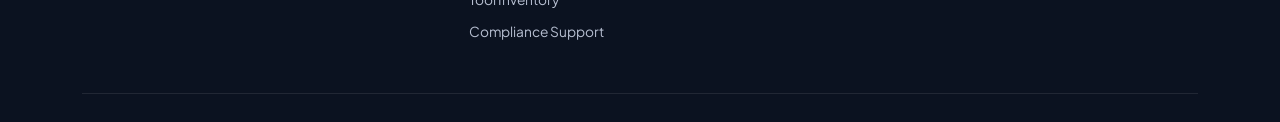
<file: frontend/pages/contact.html>
<!doctype html>
<html lang="en">
  <head>
    <meta charset="UTF-8" />
    <meta
      name="viewport"
      content="width=device-width, initial-scale=1, viewport-fit=cover"
    />
    <title>Contact SafeSite</title>
    <link rel="preconnect" href="https://fonts.googleapis.com" />
    <link rel="preconnect" href="https://fonts.gstatic.com" crossorigin />
    <link
      href="https://fonts.googleapis.com/css2?family=Plus+Jakarta+Sans:wght@400;500;600;700;800&display=swap"
      rel="stylesheet"
    />
    <link rel="stylesheet" href="../assets/css/style.css" />
  </head>
  <body class="contact-page">
    <header class="nav">
      <div class="nav-inner">
        <a class="brand" href="index.html"
          ><span class="mark"
            ><img src="../assets/icons/icon_cons.png" alt="" /></span
          ><span
            >SafeSite<span class="sub">SAFETY INCIDENT REPORTING</span></span
          ></a
        >
        <button
          class="nav-toggle"
          type="button"
          aria-expanded="false"
          aria-controls="primary-navigation"
        >
          <span class="sr-only">Toggle navigation</span
          ><span aria-hidden="true"></span><span aria-hidden="true"></span
          ><span aria-hidden="true"></span>
        </button>
        <nav
          class="links page-nav"
          id="primary-navigation"
          aria-label="Primary navigation"
        >
          <a href="index.html">Home</a><a href="features.html">Features</a
          ><a href="workflow.html">Workflow</a
          ><a href="inventory.html">Tool Inventory</a
          ><a href="compliance.html">Compliance</a
          ><a href="contact.html" aria-current="page">Contact</a>
        </nav>
        <div class="nav-actions">
          <a class="btn btn-primary" href="login.html">Portal Login</a>
        </div>
      </div>
    </header>
    <main>
      <section class="page-hero contact-hero">
        <div class="wrap contact-hero-container">
          <div class="contact-hero-copy">
            <span class="sec-tag">GET IN TOUCH</span>
            <h1 class="sec-title">Contact the SafeSite creator / team.</h1>
            <p>Reach out directly through the official channels below for inquiries, support, or collaborations.</p>
          </div>
          <div class="contact-hero-frame" role="img" aria-label="SafeSite contact channels for inquiries, support, and collaborations">
            <div class="contact-hero-visual">
              <span class="contact-hero-orbit contact-orbit-one"></span>
              <span class="contact-hero-orbit contact-orbit-two"></span>
              <span class="contact-hero-mail-icon"><svg viewBox="0 0 48 48" fill="none"><rect x="5" y="9" width="38" height="30" rx="6"/><path d="m7 13 17 13 17-13"/></svg></span>
              <div class="contact-hero-note"><span class="contact-hero-note-dot"></span><span><small>SAFESITE CONTACT</small><strong>Direct channels</strong></span></div>
              <div class="contact-hero-topics"><span>INQUIRIES</span><span>SUPPORT</span><span>COLLABORATIONS</span></div>
            </div>
          </div>
        </div>
      </section>
      <section class="page-section tinted contact-section" aria-labelledby="contact-heading">
        <div class="wrap">
          <div class="sec-head contact-intro">
            <span class="sec-tag">DIRECT CONTACT</span>
            <h2 class="sec-title" id="contact-heading">Choose the right channel.</h2>
            <p class="sec-desc">Reach out using one of the official contact options below.</p>
          </div>
          <div class="direct-contact-grid">
            <a class="direct-contact-card" href="mailto:leidumx122@gmail.com">
              <span class="direct-contact-icon direct-contact-icon-gmail" aria-hidden="true"><img src="../assets/icons/image.png" alt="" /></span>
              <span class="direct-contact-label">EMAIL</span>
              <strong>leidumx122@gmail.com</strong>
              <span class="direct-contact-hint">Send an email <i aria-hidden="true">&#8599;</i></span>
            </a>
            <a class="direct-contact-card" href="tel:+639318952628">
              <span class="direct-contact-icon direct-contact-icon-phone" aria-hidden="true"><img src="../assets/icons/phone.png" alt="" /></span>
              <span class="direct-contact-label">PHONE</span>
              <strong>0931 895 2628</strong>
              <span class="direct-contact-hint">Call this number <i aria-hidden="true">&#8599;</i></span>
            </a>
            <a class="direct-contact-card" href="https://github.com/leizxc" target="_blank" rel="noopener noreferrer">
              <span class="direct-contact-icon direct-contact-icon-github" aria-hidden="true"><svg viewBox="0 0 24 24"><path d="M12 .9a11.1 11.1 0 0 0-3.5 21.6c.55.1.75-.24.75-.53v-1.9c-3.08.67-3.73-1.31-3.73-1.31-.5-1.28-1.23-1.62-1.23-1.62-1-.69.08-.68.08-.68 1.1.08 1.68 1.13 1.68 1.13.99 1.68 2.6 1.2 3.23.92.1-.72.39-1.2.7-1.48-2.46-.28-5.04-1.23-5.04-5.48 0-1.21.43-2.2 1.13-2.97-.11-.28-.49-1.4.11-2.93 0 0 .92-.3 3.04 1.16a10.5 10.5 0 0 1 5.54 0c2.12-1.46 3.04-1.16 3.04-1.16.6 1.53.22 2.65.11 2.93.71.77 1.13 1.76 1.13 2.97 0 4.26-2.58 5.2-5.05 5.47.4.35.75 1.02.75 2.06v3.05c0 .29.2.64.76.53A11.1 11.1 0 0 0 12 .9Z"/></svg></span>
              <span class="direct-contact-label">GITHUB</span>
              <strong>github.com/leizxc</strong>
              <span class="direct-contact-hint">View GitHub profile <i aria-hidden="true">&#8599;</i></span>
            </a>
            <a class="direct-contact-card" href="https://www.facebook.com/lei.librora.1" target="_blank" rel="noopener noreferrer">
              <span class="direct-contact-icon direct-contact-icon-facebook" aria-hidden="true"><svg viewBox="0 0 24 24"><path d="M24 12.07C24 5.4 18.63 0 12 0S0 5.4 0 12.07C0 18.1 4.39 23.09 10.13 24v-8.44H7.08v-3.49h3.05V9.41c0-3.03 1.79-4.7 4.53-4.7 1.31 0 2.69.24 2.69.24V7.9h-1.51c-1.49 0-1.96.93-1.96 1.89v2.28h3.33l-.53 3.49h-2.8V24C19.61 23.09 24 18.1 24 12.07Z"/></svg></span>
              <span class="direct-contact-label">FACEBOOK</span>
              <strong>facebook.com/lei.librora.1</strong>
              <span class="direct-contact-hint">View Facebook profile <i aria-hidden="true">&#8599;</i></span>
            </a>
          </div>
        </div>
      </section>
    </main>
    <footer>
      <div class="wrap">
        <div class="foot-grid">
          <div>
            <div class="foot-brand">
              <span class="mark"
                ><img src="../assets/icons/icon_cons.png" alt="" /></span
              >SafeSite
            </div>
            <p class="foot-desc">
              A clearer approach to incident reporting and workplace readiness.
            </p>
          </div>
          <div class="foot-col">
            <h4>EXPLORE</h4>
            <a href="features.html">System Features</a
            ><a href="workflow.html">Safety Workflow</a
            ><a href="inventory.html">Tool Inventory</a
            ><a href="compliance.html">Compliance Support</a>
          </div>
        </div>
      </div>
    </footer>
    <script src="../assets/js/landing.js" defer></script>
  </body>
</html>
</file>
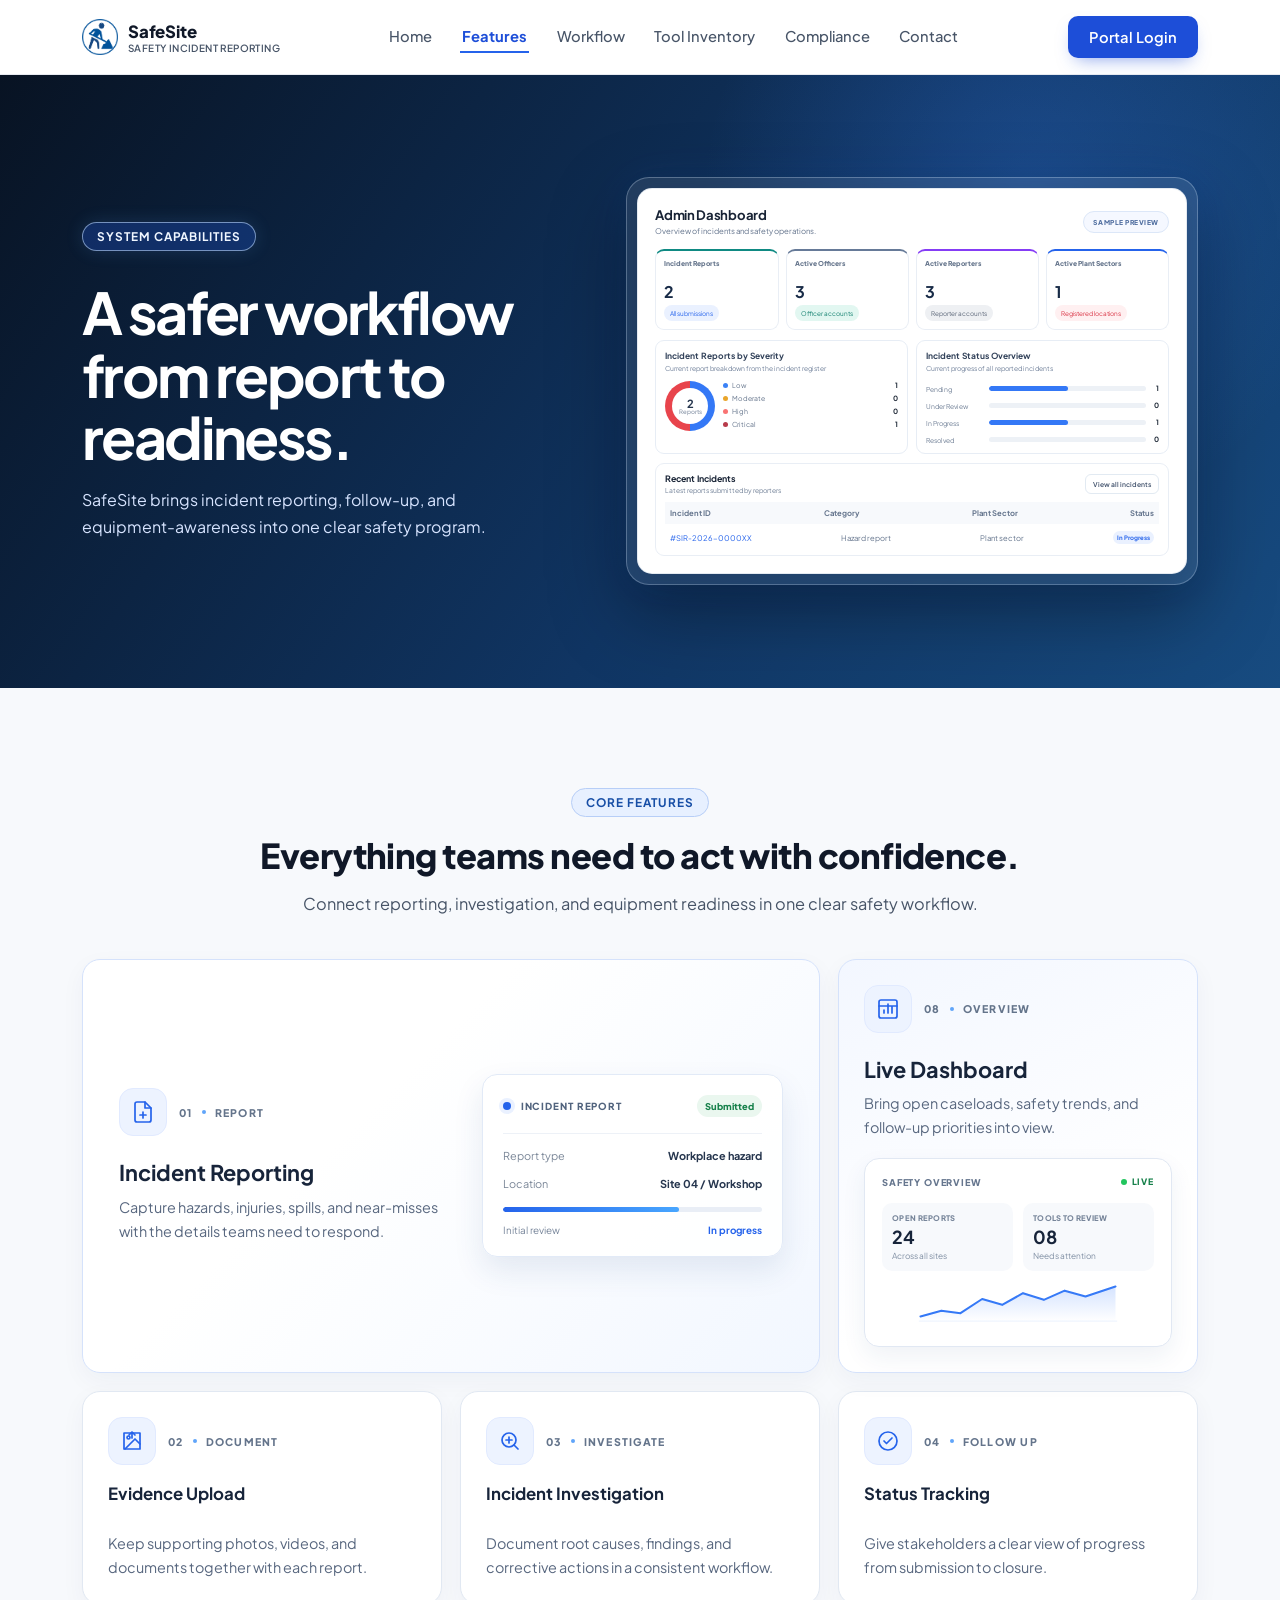
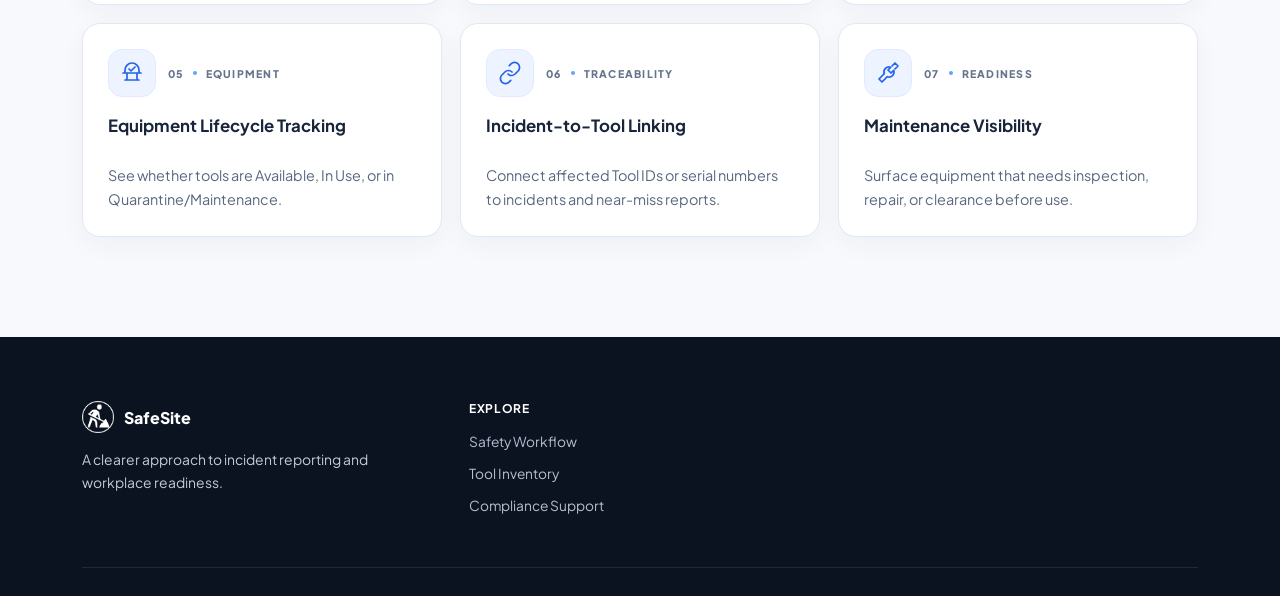
<file: frontend/pages/features.html>
<!doctype html>
<html lang="en">
  <head>
    <meta charset="UTF-8" />
    <meta name="viewport" content="width=device-width, initial-scale=1, viewport-fit=cover" />
    <title>SafeSite Capabilities</title>
    <link rel="preconnect" href="https://fonts.googleapis.com" />
    <link rel="preconnect" href="https://fonts.gstatic.com" crossorigin />
    <link href="https://fonts.googleapis.com/css2?family=Plus+Jakarta+Sans:wght@400;500;600;700;800&display=swap" rel="stylesheet" />
    <link rel="stylesheet" href="../assets/css/style.css" />
  </head>
  <body class="features-page">
    <header class="nav">
      <div class="nav-inner">
        <a class="brand" href="index.html"><span class="mark"><img src="../assets/icons/icon_cons.png" alt="" /></span><span>SafeSite<span class="sub">SAFETY INCIDENT REPORTING</span></span></a>
        <button class="nav-toggle" type="button" aria-expanded="false" aria-controls="primary-navigation"><span class="sr-only">Toggle navigation</span><span aria-hidden="true"></span><span aria-hidden="true"></span><span aria-hidden="true"></span></button>
        <nav class="links page-nav" id="primary-navigation">
          <a href="index.html">Home</a><a href="features.html" aria-current="page">Features</a><a href="workflow.html">Workflow</a><a href="inventory.html">Tool Inventory</a><a href="compliance.html">Compliance</a><a href="contact.html">Contact</a>
        </nav>
        <div class="nav-actions"><a class="btn btn-primary" href="login.html">Portal Login</a></div>
      </div>
    </header>
    <main>
      <section class="page-hero feature-page-hero">
        <div class="wrap hero-container">
          <div class="features-hero-copy">
            <span class="sec-tag">SYSTEM CAPABILITIES</span>
            <h1 class="sec-title">A safer workflow from report to readiness.</h1>
            <p>SafeSite brings incident reporting, follow-up, and equipment-awareness into one clear safety program.</p>
          </div>
          <div class="hero-image-wrapper" role="img" aria-label="Sample SafeSite Admin Dashboard showing summary cards, incident severity and status charts, and a recent incidents table">
            <div class="hero-dashboard">
              <div class="hero-dashboard-body">
                <div class="hero-dashboard-main">
                  <div class="hero-admin-topbar"><div><h2>Admin Dashboard</h2><p>Overview of incidents and safety operations.</p></div><span class="hero-dashboard-sample">SAMPLE PREVIEW</span></div>
                  <div class="hero-dashboard-stats">
                    <div class="admin-stat-incidents"><span>Incident Reports</span><strong>2</strong><small>All submissions</small></div>
                    <div class="admin-stat-officers"><span>Active Officers</span><strong>3</strong><small>Officer accounts</small></div>
                    <div class="admin-stat-reporters"><span>Active Reporters</span><strong>3</strong><small>Reporter accounts</small></div>
                    <div class="admin-stat-sectors"><span>Active Plant Sectors</span><strong>1</strong><small>Registered locations</small></div>
                  </div>
                  <div class="hero-admin-panels">
                    <div class="hero-admin-panel">
                      <strong>Incident Reports by Severity</strong><small>Current report breakdown from the incident register</small>
                      <div class="hero-severity-content"><span class="hero-severity-donut"><b>2<small>Reports</small></b></span><div class="hero-severity-legend"><span><i class="severity-low"></i>Low <b>1</b></span><span><i class="severity-moderate"></i>Moderate <b>0</b></span><span><i class="severity-high"></i>High <b>0</b></span><span><i class="severity-critical"></i>Critical <b>1</b></span></div></div>
                    </div>
                    <div class="hero-admin-panel">
                      <strong>Incident Status Overview</strong><small>Current progress of all reported incidents</small>
                      <div class="hero-status-list"><span>Pending<i><b style="width: 50%"></b></i><b>1</b></span><span>Under Review<i><b style="width: 0%"></b></i><b>0</b></span><span>In Progress<i><b style="width: 50%"></b></i><b>1</b></span><span>Resolved<i><b style="width: 0%"></b></i><b>0</b></span></div>
                    </div>
                  </div>
                  <div class="hero-admin-recent"><div class="hero-admin-recent-heading"><span><strong>Recent Incidents</strong><small>Latest reports submitted by reporters</small></span><b>View all incidents</b></div><div class="hero-admin-table-head"><span>Incident ID</span><span>Category</span><span>Plant Sector</span><span>Status</span></div><div class="hero-admin-table-row"><span>#SIR-2026-0000XX</span><span>Hazard report</span><span>Plant sector</span><em>In Progress</em></div></div>
                </div>
              </div>
            </div>
          </div>
        </div>
      </section>
      <section class="page-section features-section" id="features" aria-labelledby="features-heading">
        <div class="wrap">
          <div class="sec-head features-intro">
            <span class="sec-tag">CORE FEATURES</span>
            <h2 class="sec-title" id="features-heading">Everything teams need to act with confidence.</h2>
            <p class="sec-desc">Connect reporting, investigation, and equipment readiness in one clear safety workflow.</p>
          </div>
          <div class="features-bento">
            <article class="feature-card feature-card--reporting">
              <div class="feature-card-copy">
                <div class="feature-card-meta"><span class="feature-icon" aria-hidden="true"><svg viewBox="0 0 24 24" fill="none"><path d="M14 2H6a2 2 0 0 0-2 2v16a2 2 0 0 0 2 2h12a2 2 0 0 0 2-2V8z"/><path d="M14 2v6h6M12 18v-6M9 15h6"/></svg></span><span class="feature-index">01 <i></i> REPORT</span></div>
                <h3>Incident Reporting</h3>
                <p>Capture hazards, injuries, spills, and near-misses with the details teams need to respond.</p>
              </div>
              <div class="report-demo" aria-hidden="true">
                <div class="report-demo-head"><span class="report-demo-dot"></span><span>INCIDENT REPORT</span><span class="report-demo-state">Submitted</span></div>
                <div class="report-demo-row"><span>Report type</span><strong>Workplace hazard</strong></div>
                <div class="report-demo-row"><span>Location</span><strong>Site 04 / Workshop</strong></div>
                <div class="report-demo-progress"><span></span></div>
                <div class="report-demo-foot"><span>Initial review</span><strong>In progress</strong></div>
              </div>
            </article>

            <article class="feature-card feature-card--evidence">
              <div class="feature-card-meta"><span class="feature-icon" aria-hidden="true"><svg viewBox="0 0 24 24" fill="none"><path d="M4 4h16v16H4z"/><circle cx="8.5" cy="8.5" r="1.5"/><path d="m20 15-5-5L5 20"/><path d="M12 3v6m-3-3 3-3 3 3"/></svg></span><span class="feature-index">02 <i></i> DOCUMENT</span></div>
              <h3>Evidence Upload</h3><p>Keep supporting photos, videos, and documents together with each report.</p>
            </article>

            <article class="feature-card feature-card--investigation">
              <div class="feature-card-meta"><span class="feature-icon" aria-hidden="true"><svg viewBox="0 0 24 24" fill="none"><circle cx="11" cy="11" r="7"/><path d="m20 20-4-4M8 11h6M11 8v6"/></svg></span><span class="feature-index">03 <i></i> INVESTIGATE</span></div>
              <h3>Incident Investigation</h3><p>Document root causes, findings, and corrective actions in a consistent workflow.</p>
            </article>

            <article class="feature-card feature-card--status">
              <div class="feature-card-meta"><span class="feature-icon" aria-hidden="true"><svg viewBox="0 0 24 24" fill="none"><circle cx="12" cy="12" r="9"/><path d="m8 12 2.5 2.5L16 9"/></svg></span><span class="feature-index">04 <i></i> FOLLOW UP</span></div>
              <h3>Status Tracking</h3><p>Give stakeholders a clear view of progress from submission to closure.</p>
            </article>

            <article class="feature-card feature-card--equipment">
              <div class="feature-card-meta"><span class="feature-icon" aria-hidden="true"><svg viewBox="0 0 24 24" fill="none"><path d="M3 12h18M5 12V9a7 7 0 0 1 14 0v3M7 12v7m10-7v7M5 19h14"/><path d="m9 8 2 2 4-4"/></svg></span><span class="feature-index">05 <i></i> EQUIPMENT</span></div>
              <h3>Equipment Lifecycle Tracking</h3><p>See whether tools are Available, In Use, or in Quarantine/Maintenance.</p>
            </article>

            <article class="feature-card feature-card--linking">
              <div class="feature-card-meta"><span class="feature-icon" aria-hidden="true"><svg viewBox="0 0 24 24" fill="none"><path d="M10 13a5 5 0 0 0 7.1 0l3-3A5 5 0 0 0 13 2.9l-1.7 1.7"/><path d="M14 11a5 5 0 0 0-7.1 0l-3 3A5 5 0 0 0 11 21.1l1.7-1.7"/></svg></span><span class="feature-index">06 <i></i> TRACEABILITY</span></div>
              <h3>Incident-to-Tool Linking</h3><p>Connect affected Tool IDs or serial numbers to incidents and near-miss reports.</p>
            </article>

            <article class="feature-card feature-card--maintenance">
              <div class="feature-card-meta"><span class="feature-icon" aria-hidden="true"><svg viewBox="0 0 24 24" fill="none"><path d="M14.7 6.3a5 5 0 0 0-6.4 6.4L3 18l3 3 5.3-5.3a5 5 0 0 0 6.4-6.4L15 12l-3-3z"/><path d="m16 5 3-3 3 3-3 3"/></svg></span><span class="feature-index">07 <i></i> READINESS</span></div>
              <h3>Maintenance Visibility</h3><p>Surface equipment that needs inspection, repair, or clearance before use.</p>
            </article>

            <article class="feature-card feature-card--dashboard">
              <div class="feature-card-copy">
                <div class="feature-card-meta"><span class="feature-icon" aria-hidden="true"><svg viewBox="0 0 24 24" fill="none"><rect x="3" y="3" width="18" height="18" rx="2"/><path d="M8 16v-3m4 3V7m4 9v-6M3 9h18"/></svg></span><span class="feature-index">08 <i></i> OVERVIEW</span></div>
                <h3>Live Dashboard</h3><p>Bring open caseloads, safety trends, and follow-up priorities into view.</p>
              </div>
              <div class="dashboard-demo" aria-hidden="true">
                <div class="dashboard-demo-heading"><span>SAFETY OVERVIEW</span><span class="dashboard-demo-live"><i></i> LIVE</span></div>
                <div class="dashboard-demo-metrics"><div><small>OPEN REPORTS</small><strong>24</strong><span>Across all sites</span></div><div><small>TOOLS TO REVIEW</small><strong>08</strong><span>Needs attention</span></div></div>
                <svg class="dashboard-sparkline" viewBox="0 0 240 54" fill="none"><path d="M1 44.5h238" stroke="currentColor" stroke-opacity=".12"/><path d="M3 39 28 32 51 35 77 18 101 25 126 11 151 19 176 8 201 15 237 3" stroke="currentColor" stroke-width="2.5" stroke-linecap="round" stroke-linejoin="round"/><path d="M3 39 28 32 51 35 77 18 101 25 126 11 151 19 176 8 201 15 237 3v42H3z" fill="url(#dashboard-fill)"/><defs><linearGradient id="dashboard-fill" x1="120" y1="3" x2="120" y2="45" gradientUnits="userSpaceOnUse"><stop stop-color="#4F8BFF" stop-opacity=".24"/><stop offset="1" stop-color="#4F8BFF" stop-opacity="0"/></linearGradient></defs></svg>
              </div>
            </article>
          </div>
        </div>
      </section>
    </main>
    <footer><div class="wrap"><div class="foot-grid"><div><div class="foot-brand"><span class="mark"><img src="../assets/icons/icon_cons.png" alt="" /></span>SafeSite</div><p class="foot-desc">A clearer approach to incident reporting and workplace readiness.</p></div><div class="foot-col"><h4>EXPLORE</h4><a href="workflow.html">Safety Workflow</a><a href="inventory.html">Tool Inventory</a><a href="compliance.html">Compliance Support</a></div></div></div></footer>
    <script src="../assets/js/landing.js" defer></script>
  </body>
</html>
</file>
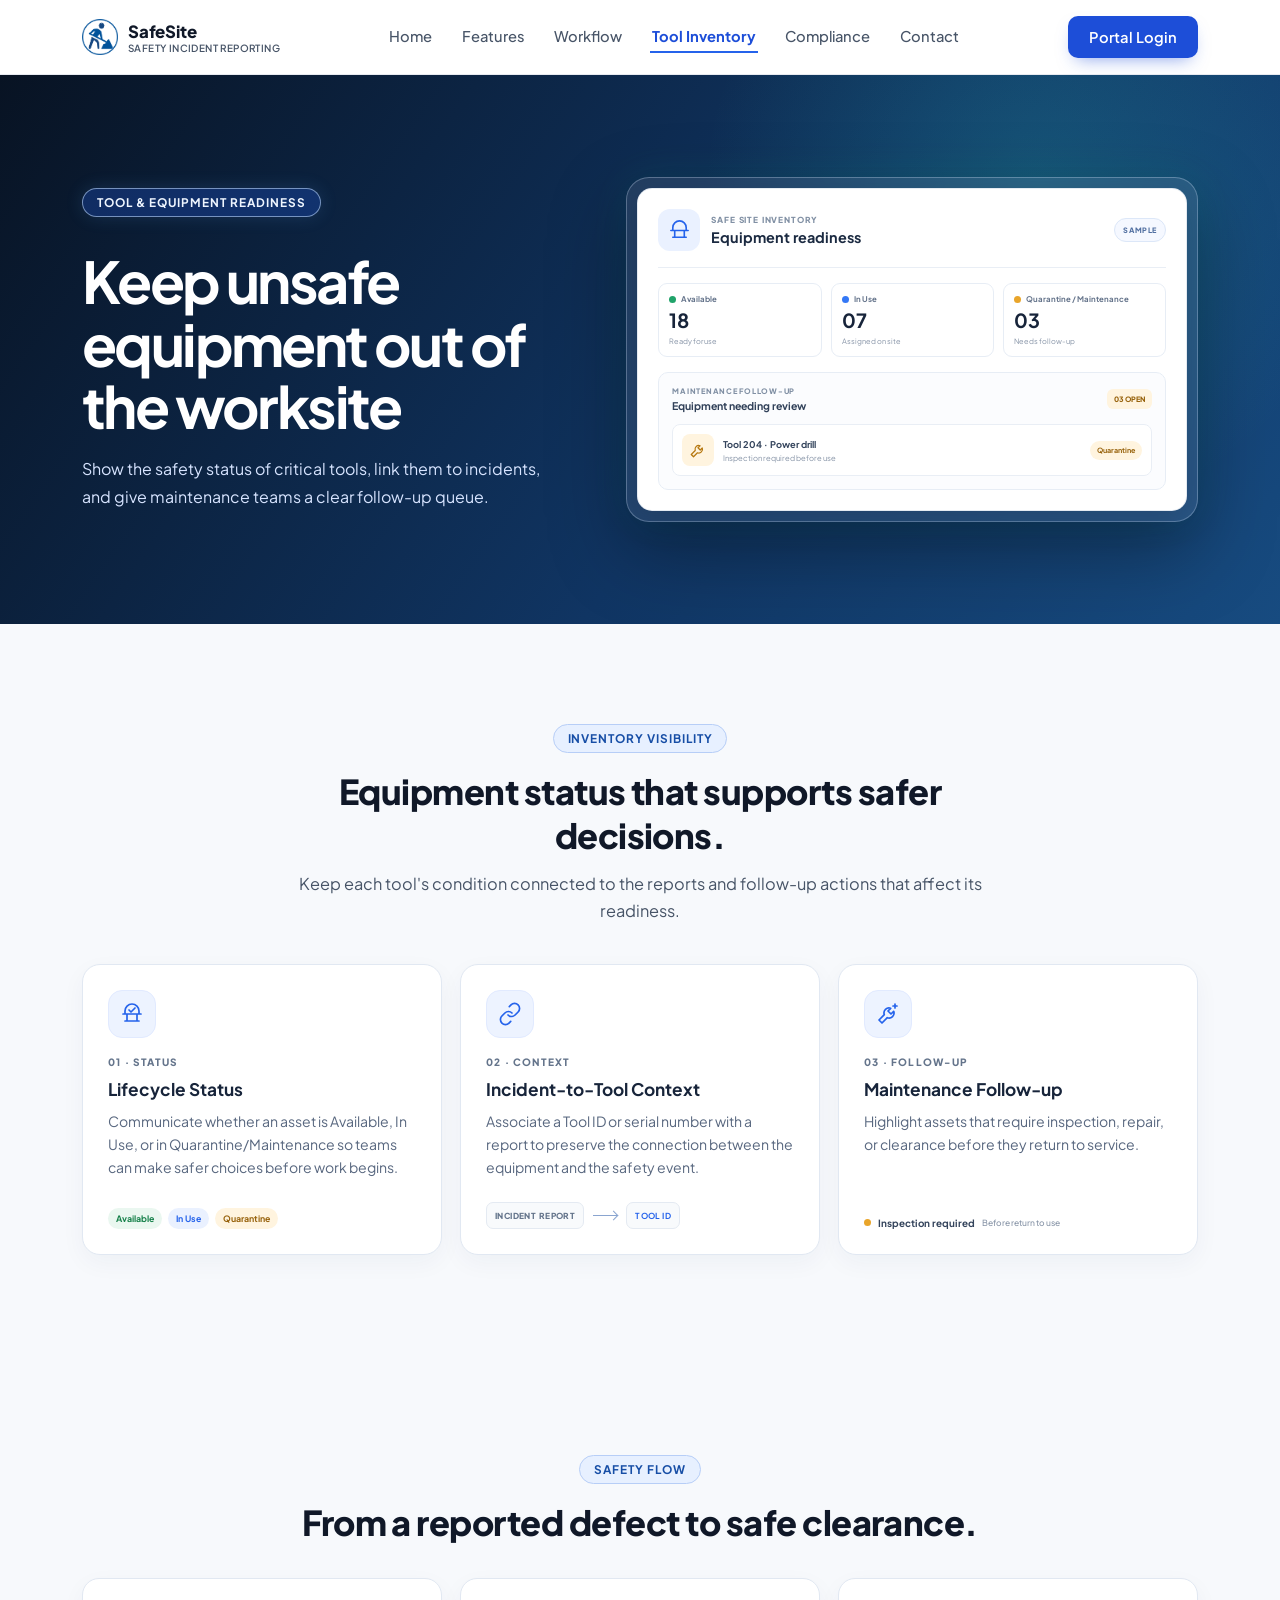
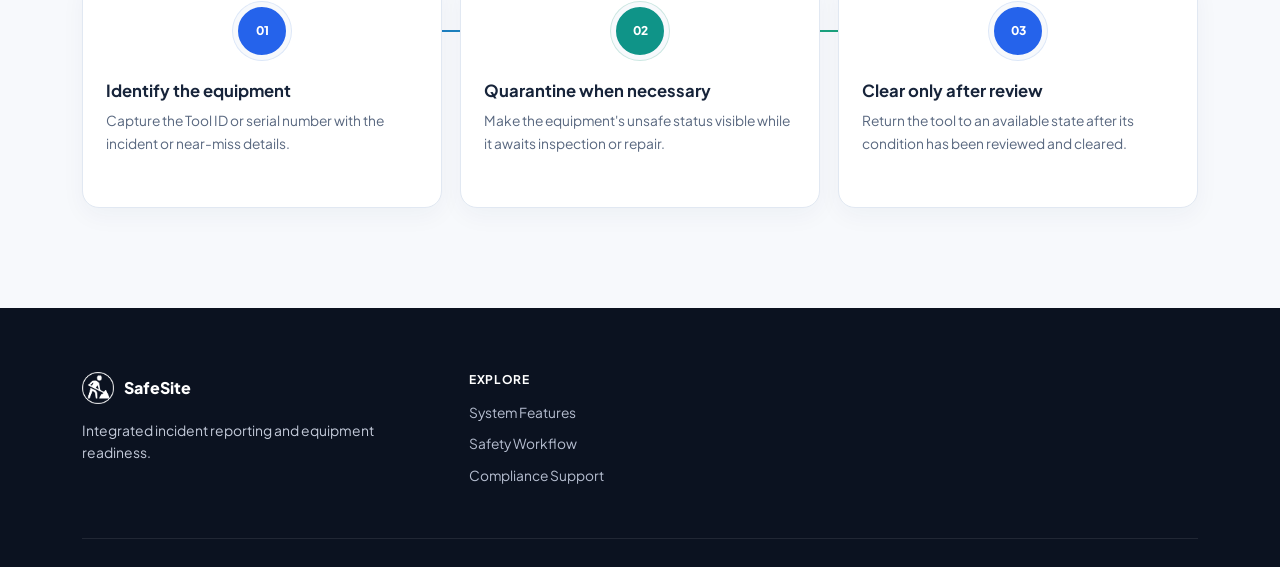
<file: frontend/pages/inventory.html>
<!doctype html>
<html lang="en">
  <head>
    <meta charset="UTF-8" />
    <meta
      name="viewport"
      content="width=device-width, initial-scale=1, viewport-fit=cover"
    />
    <title>SafeSite Tool Inventory</title>
    <link rel="preconnect" href="https://fonts.googleapis.com" />
    <link rel="preconnect" href="https://fonts.gstatic.com" crossorigin />
    <link
      href="https://fonts.googleapis.com/css2?family=Plus+Jakarta+Sans:wght@400;500;600;700;800&display=swap"
      rel="stylesheet"
    />
    <link rel="stylesheet" href="../assets/css/style.css" />
  </head>
  <body class="inventory-page">
    <header class="nav">
      <div class="nav-inner">
        <a class="brand" href="index.html"
          ><span class="mark"
            ><img src="../assets/icons/icon_cons.png" alt="" /></span
          ><span
            >SafeSite<span class="sub">SAFETY INCIDENT REPORTING</span></span
          ></a
        ><button
          class="nav-toggle"
          type="button"
          aria-expanded="false"
          aria-controls="primary-navigation"
        >
          <span class="sr-only">Toggle navigation</span
          ><span aria-hidden="true"></span><span aria-hidden="true"></span
          ><span aria-hidden="true"></span>
        </button>
        <nav class="links page-nav" id="primary-navigation">
          <a href="index.html">Home</a><a href="features.html">Features</a
          ><a href="workflow.html">Workflow</a
          ><a href="inventory.html" aria-current="page">Tool Inventory</a
          ><a href="compliance.html">Compliance</a
          ><a href="contact.html">Contact</a>
        </nav>
        <div class="nav-actions">
          <a class="btn btn-primary" href="login.html">Portal Login</a>
        </div>
      </div>
    </header>
    <main>
      <section class="page-hero inventory-hero">
        <div class="wrap inventory-hero-container">
          <div class="inventory-hero-copy">
            <span class="sec-tag">TOOL &amp; EQUIPMENT READINESS</span>
            <h1 class="sec-title">Keep unsafe equipment out of the worksite</h1>
            <p>Show the safety status of critical tools, link them to incidents, and give maintenance teams a clear follow-up queue.</p>
          </div>
          <div class="inventory-hero-frame" role="img" aria-label="Sample equipment readiness preview showing lifecycle status and a tool needing inspection">
            <div class="inventory-preview">
              <div class="inventory-preview-header">
                <span class="inventory-preview-icon"><svg viewBox="0 0 24 24" fill="none"><path d="M3 12h18M5 12V9a7 7 0 0 1 14 0v3M7 12v7m10-7v7M5 19h14" /></svg></span>
                <span><small>SAFE SITE INVENTORY</small><strong>Equipment readiness</strong></span>
                <span class="inventory-preview-badge">SAMPLE</span>
              </div>
              <div class="inventory-status-overview">
                <div class="inventory-status-card"><span><i class="inventory-dot available"></i>Available</span><strong>18</strong><small>Ready for use</small></div>
                <div class="inventory-status-card"><span><i class="inventory-dot in-use"></i>In Use</span><strong>07</strong><small>Assigned on site</small></div>
                <div class="inventory-status-card"><span><i class="inventory-dot attention"></i>Quarantine / Maintenance</span><strong>03</strong><small>Needs follow-up</small></div>
              </div>
              <div class="inventory-followup-preview">
                <div class="inventory-followup-title"><span><small>MAINTENANCE FOLLOW-UP</small><strong>Equipment needing review</strong></span><span class="inventory-open-count">03 OPEN</span></div>
                <div class="inventory-tool-row"><span class="inventory-tool-mark"><svg viewBox="0 0 24 24" fill="none"><path d="M14.7 6.3a5 5 0 0 0-6.4 6.4L3 18l3 3 5.3-5.3a5 5 0 0 0 6.4-6.4L15 12l-3-3z" /></svg></span><span class="inventory-tool-copy"><b>Tool 204 · Power drill</b><small>Inspection required before use</small></span><span class="inventory-quarantine">Quarantine</span></div>
              </div>
            </div>
          </div>
        </div>
      </section>
      <section class="page-section inventory-visibility" aria-labelledby="inventory-heading">
        <div class="wrap">
          <div class="sec-head inventory-section-intro">
            <span class="sec-tag">INVENTORY VISIBILITY</span>
            <h2 class="sec-title" id="inventory-heading">Equipment status that supports safer decisions.</h2>
            <p class="sec-desc">Keep each tool's condition connected to the reports and follow-up actions that affect its readiness.</p>
          </div>
          <div class="inventory-feature-grid">
            <article class="inventory-feature-card inventory-feature-card--lifecycle">
              <span class="inventory-feature-icon" aria-hidden="true"><svg viewBox="0 0 24 24" fill="none"><path d="M3 12h18M5 12V9a7 7 0 0 1 14 0v3M7 12v7m10-7v7M5 19h14" /><path d="m9 8 2 2 4-4" /></svg></span>
              <span class="inventory-feature-label">01 · STATUS</span>
              <h3>Lifecycle Status</h3>
              <p>Communicate whether an asset is Available, In Use, or in Quarantine/Maintenance so teams can make safer choices before work begins.</p>
              <div class="inventory-status-pills" aria-hidden="true"><span class="pill-available">Available</span><span class="pill-in-use">In Use</span><span class="pill-quarantine">Quarantine</span></div>
            </article>
            <article class="inventory-feature-card inventory-feature-card--link">
              <span class="inventory-feature-icon" aria-hidden="true"><svg viewBox="0 0 24 24" fill="none"><path d="M10 13a5 5 0 0 0 7.1 0l3-3A5 5 0 0 0 13 2.9l-1.7 1.7" /><path d="M14 11a5 5 0 0 0-7.1 0l-3 3A5 5 0 0 0 11 21.1l1.7-1.7" /></svg></span>
              <span class="inventory-feature-label">02 · CONTEXT</span>
              <h3>Incident-to-Tool Context</h3>
              <p>Associate a Tool ID or serial number with a report to preserve the connection between the equipment and the safety event.</p>
              <div class="inventory-link-preview" aria-hidden="true"><span>INCIDENT REPORT</span><i></i><b>TOOL ID</b></div>
            </article>
            <article class="inventory-feature-card inventory-feature-card--maintenance">
              <span class="inventory-feature-icon" aria-hidden="true"><svg viewBox="0 0 24 24" fill="none"><path d="M14.7 6.3a5 5 0 0 0-6.4 6.4L3 18l3 3 5.3-5.3a5 5 0 0 0 6.4-6.4L15 12l-3-3z" /><path d="M17 4h4m-2-2v4" /></svg></span>
              <span class="inventory-feature-label">03 · FOLLOW-UP</span>
              <h3>Maintenance Follow-up</h3>
              <p>Highlight assets that require inspection, repair, or clearance before they return to service.</p>
              <div class="inventory-maintenance-note" aria-hidden="true"><i></i>Inspection required <span>Before return to use</span></div>
            </article>
          </div>
        </div>
      </section>
      <section class="page-section tinted inventory-flow-section" aria-labelledby="inventory-flow-heading">
        <div class="wrap">
          <div class="sec-head inventory-section-intro">
            <span class="sec-tag">SAFETY FLOW</span>
            <h2 class="sec-title" id="inventory-flow-heading">From a reported defect to safe clearance.</h2>
          </div>
          <div class="inventory-flow-grid">
            <article class="inventory-flow-step">
              <span class="inventory-flow-number">01</span>
              <h3>Identify the equipment</h3><p>Capture the Tool ID or serial number with the incident or near-miss details.</p>
            </article>
            <article class="inventory-flow-step inventory-flow-step--hold">
              <span class="inventory-flow-number">02</span>
              <h3>Quarantine when necessary</h3><p>Make the equipment's unsafe status visible while it awaits inspection or repair.</p>
            </article>
            <article class="inventory-flow-step">
              <span class="inventory-flow-number">03</span>
              <h3>Clear only after review</h3><p>Return the tool to an available state after its condition has been reviewed and cleared.</p>
            </article>
          </div>
        </div>
      </section>
    </main>
    <footer>
      <div class="wrap">
        <div class="foot-grid">
          <div>
            <div class="foot-brand">
              <span class="mark"
                ><img src="../assets/icons/icon_cons.png" alt="" /></span
              >SafeSite
            </div>
            <p class="foot-desc">
              Integrated incident reporting and equipment readiness.
            </p>
          </div>
          <div class="foot-col">
            <h4>EXPLORE</h4>
            <a href="features.html">System Features</a
            ><a href="workflow.html">Safety Workflow</a
            ><a href="compliance.html">Compliance Support</a>
          </div>
        </div>
      </div>
    </footer>
    <script src="../assets/js/landing.js" defer></script>
  </body>
</html>
</file>
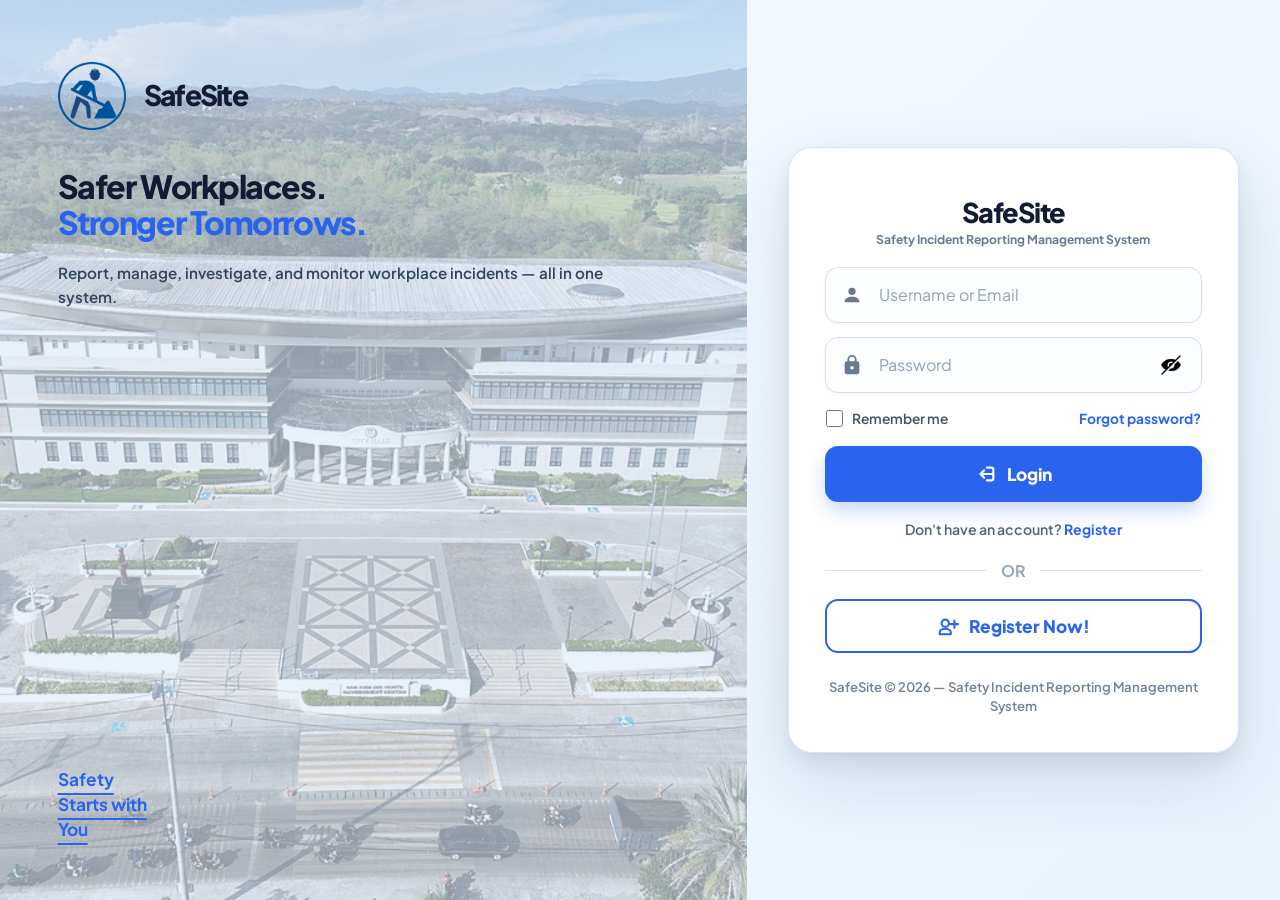
<file: frontend/pages/login.html>
<!doctype html>
<html lang="en">
  <head>
    <meta charset="UTF-8" />
    <meta name="viewport" content="width=device-width, initial-scale=1" />
    <meta name="theme-color" content="#edf5ff" />
    <title>SafeSite</title>
    <link rel="preconnect" href="https://fonts.googleapis.com" />
    <link rel="preconnect" href="https://fonts.gstatic.com" crossorigin />
    <link
      href="https://fonts.googleapis.com/css2?family=Plus+Jakarta+Sans:wght@400;500;600;700;800&display=swap"
      rel="stylesheet"
    />
    <link rel="stylesheet" href="../assets/css/login.css" />
  </head>
  <body class="login-page">
    <main class="login-layout">
      <section class="welcome-panel" aria-label="SafeSite introduction">
        <div class="welcome-overlay"></div>
        <div class="welcome-content">
          <a class="brand" href="index.html" aria-label="SafeSite home">
            <span class="brand-mark" aria-hidden="true"
              ><img src="../assets/icons/icon_cons.png" alt=""
            /></span>
            <span class="brand-copy"><strong>SafeSite</strong></span>
          </a>
          <div class="welcome-copy">
            <h1>Safer Workplaces.<br /><span>Stronger Tomorrows.</span></h1>
            <p>
              Report, manage, investigate, and monitor workplace incidents — all
              in one system.
            </p>
          </div>
          <div class="safety-note">
            <strong>Safety<br />Starts with<br />You</strong>
          </div>
        </div>
      </section>

      <section class="form-panel" id="login" aria-label="Login">
        <div class="login-card">
          <header class="card-heading">
            <h2>SafeSite</h2>
            <p>Safety Incident Reporting Management System</p>
          </header>

          <form
            class="login-form"
            action="../../backend/public/auth/login.php"
            method="post"
          >
            <label class="input-wrap">
              <svg class="field-icon" viewBox="0 0 24 24" aria-hidden="true">
                <path
                  d="M12 12a4 4 0 1 0 0-8 4 4 0 0 0 0 8Zm0 2c-4.4 0-8 2.2-8 5v1h16v-1c0-2.8-3.6-5-8-5Z"
                />
              </svg>
              <span class="sr-only">Username or Email</span>
              <input
                type="text"
                name="username"
                placeholder="Username or Email"
                autocomplete="username"
                required
              />
            </label>
            <label class="input-wrap">
              <svg class="field-icon" viewBox="0 0 24 24" aria-hidden="true">
                <path
                  d="M18 8h-1V6a5 5 0 0 0-10 0v2H6a2 2 0 0 0-2 2v10a2 2 0 0 0 2 2h12a2 2 0 0 0 2-2V10a2 2 0 0 0-2-2ZM9 6a3 3 0 0 1 6 0v2H9V6Zm3 11a2 2 0 1 1 0-4 2 2 0 0 1 0 4Z"
                />
              </svg>
              <span class="sr-only">Password</span>
              <input
                id="password"
                type="password"
                name="password"
                placeholder="Password"
                autocomplete="current-password"
                required
              />
              <button
                class="password-toggle"
                type="button"
                aria-label="Show password"
                aria-pressed="false"
              >
                <img
                  src="../assets/icons/closed-eyes.png"
                  alt=""
                  aria-hidden="true"
                />
              </button>
            </label>
            <div class="form-options">
              <label class="remember"
                ><input type="checkbox" name="remember" /><span
                  >Remember me</span
                ></label
              >
              <a href="#forgot-password" class="text-link">Forgot password?</a>
            </div>
            <button class="login-button" type="submit">
              <svg viewBox="0 0 24 24" aria-hidden="true">
                <path
                  d="M13 5h5a2 2 0 0 1 2 2v10a2 2 0 0 1-2 2h-5M10 8l-4 4 4 4m-4-4h12"
                /></svg
              >Login
            </button>
          </form>
          <p class="login-message" role="status" aria-live="polite" hidden></p>

          <p class="register-copy">
            Don't have an account?
            <a href="register.html" class="text-link">Register</a>
          </p>
          <div class="divider"><span>OR</span></div>
          <a class="register-button" href="register.html"
            ><svg viewBox="0 0 24 24" aria-hidden="true">
              <path
                d="M15 19c0-2.2-2.7-4-6-4s-6 1.8-6 4v2h12v-2ZM9 13a4 4 0 1 0 0-8 4 4 0 0 0 0 8Zm10-7v8m-4-4h8"
              /></svg
            >Register Now!</a
          >
          <footer class="card-footer">
            SafeSite © 2026 — Safety Incident Reporting Management System
          </footer>
        </div>
      </section>
    </main>
    <script src="../assets/js/login.js" defer></script>
  </body>
</html>
</file>
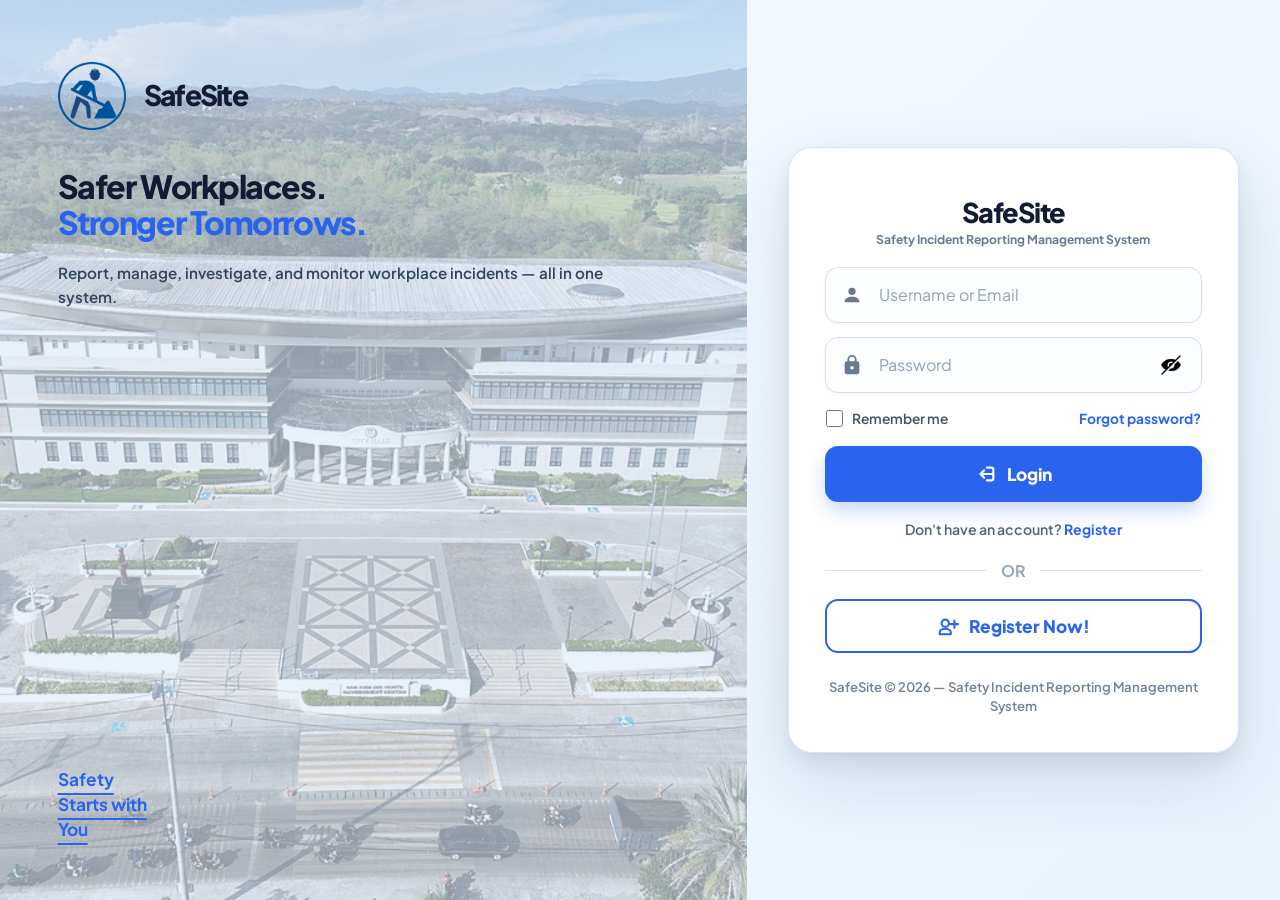
<file: frontend/pages/officer.html>
<!doctype html>
<html lang="en">
  <head>
    <meta charset="UTF-8" />
    <meta name="viewport" content="width=device-width, initial-scale=1" />
    <meta name="theme-color" content="#ffffff" />
    <title>Officer Dashboard | SafeSite</title>
    <link rel="preconnect" href="https://fonts.googleapis.com" />
    <link rel="preconnect" href="https://fonts.gstatic.com" crossorigin />
    <link
      href="https://fonts.googleapis.com/css2?family=Plus+Jakarta+Sans:wght@400;500;600;700;800&display=swap"
      rel="stylesheet"
    />
    <link rel="stylesheet" href="../assets/css/user.css" />
    <link rel="stylesheet" href="../assets/css/officer.css" />
    <script src="../assets/js/officer.js" defer></script>
  </head>
  <body>
    <div class="reporter-shell officer-shell">
      <aside class="reporter-sidebar">
        <a
          class="reporter-brand"
          href="#dashboard"
          aria-label="Officer dashboard"
        >
          <span class="reporter-mark"
            ><img src="../assets/icons/icon_cons.png" alt=""
          /></span>
          <span class="reporter-brand-copy"
            ><strong>SafeSite</strong><small>Officer Portal</small></span
          >
        </a>
        <nav class="reporter-nav" aria-label="Officer navigation">
          <a class="reporter-nav-link is-active" href="#dashboard"
            ><svg viewBox="0 0 24 24" aria-hidden="true">
              <rect x="3" y="3" width="7" height="7" rx="1" />
              <rect x="14" y="3" width="7" height="7" rx="1" />
              <rect x="3" y="14" width="7" height="7" rx="1" />
              <rect x="14" y="14" width="7" height="7" rx="1" /></svg
            ><span>Dashboard</span></a
          >
          <a class="reporter-nav-link" href="#assignments"
            ><svg viewBox="0 0 24 24" aria-hidden="true">
              <rect x="4" y="5" width="16" height="16" rx="2" />
              <path d="M8 3v4m8-4v4M8 11h8m-8 4h5" /></svg
            ><span>Assigned Reports</span></a
          >
          <a class="reporter-nav-link" href="#guidelines"
            ><svg viewBox="0 0 24 24" aria-hidden="true">
              <path
                d="M4 5.5A3.5 3.5 0 0 1 7.5 2H20v17H7.5A3.5 3.5 0 0 0 4 22zM4 5.5v16.2M8 6h8M8 10h8M8 14h5"
              /></svg
            ><span>Safety Guidelines</span></a
          >
        </nav>
        <a class="reporter-logout" href="login.html"
          ><svg viewBox="0 0 24 24" aria-hidden="true">
            <path
              d="M10 4H5a2 2 0 0 0-2 2v12a2 2 0 0 0 2 2h5M16 16l4-4-4-4m4 4H9"
            /></svg
          ><span>Log Out</span></a
        >
      </aside>

      <main class="reporter-main" id="dashboard">
        <header class="reporter-topbar">
          <h1>OFFICER DASHBOARD</h1>
          <div class="reporter-user">
            <span class="reporter-avatar">O</span
            ><span class="reporter-user-name">Officer</span>
          </div>
        </header>
        <div class="reporter-content">
          <section
            class="reporter-stats officer-stats"
            aria-label="Officer workload overview"
          >
            <article class="reporter-card officer-stat">
              <span class="eyebrow">MY WORKLOAD</span>
              <h2>Assigned Reports</h2>
              <strong id="officer-stat-assigned">0</strong
              ><span class="officer-stat-note">Reports assigned to you</span>
            </article>
            <article class="reporter-card officer-stat">
              <span class="eyebrow red-text">URGENT RESPONSE</span>
              <h2>Critical Cases</h2>
              <strong class="red-number" id="officer-stat-critical">0</strong
              ><span class="officer-stat-note"
                >Require immediate attention</span
              >
            </article>
            <article class="reporter-card officer-stat">
              <span class="eyebrow blue-text">IN PROGRESS</span>
              <h2>Under Investigation</h2>
              <strong class="blue-number" id="officer-stat-progress">0</strong
              ><span class="officer-stat-note">Currently being reviewed</span>
            </article>
            <article class="reporter-card officer-stat">
              <span class="eyebrow green-text">COMPLETED</span>
              <h2>Resolved Reports</h2>
              <strong class="green-number" id="officer-stat-resolved">0</strong
              ><span class="officer-stat-note">Closed assignments</span>
            </article>
          </section>

          <section class="reporter-card officer-queue" id="assignments">
            <div class="reports-heading">
              <div>
                <h2>Assigned Reports</h2>
                <p>Review current reports assigned to your account.</p>
              </div>
              <span class="queue-count" id="officer-queue-count">0 Active</span>
            </div>
            <div
              class="report-list"
              id="officer-report-list"
              aria-live="polite"
            >
              <article class="report-item">
                <div class="report-main">
                  <div class="report-badges">
                    <span class="ticket-id">#REP-2026-042</span
                    ><span class="report-status status-investigating"
                      ><i></i>CRITICAL</span
                    >
                  </div>
                  <h3>
                    Chemical Vapor Leak <span class="priority">PRIORITY 1</span>
                  </h3>
                  <p class="location">
                    <svg viewBox="0 0 24 24" aria-hidden="true">
                      <path
                        d="M20 10c0 5-8 12-8 12S4 15 4 10a8 8 0 1 1 16 0Z"
                      />
                      <circle cx="12" cy="10" r="2.5" /></svg
                    >Sector 4 Tank B (Cooling Junction 2)
                  </p>
                </div>
                <div class="report-detail">
                  <time>Reported Oct 11, 2026 • 10:15 AM</time>
                  <p>Reporter<br /><strong>Lei Librora</strong></p>
                </div>
                <button class="timeline-button" type="button">
                  Review Report ›
                </button>
              </article>
              <article class="report-item">
                <div class="report-main">
                  <div class="report-badges">
                    <span class="ticket-id neutral-ticket">#REP-2026-039</span
                    ><span class="report-status status-pending"
                      ><i></i>PENDING REVIEW</span
                    >
                  </div>
                  <h3>
                    Broken Safety Railing
                    <span class="category-tag">FACILITY HAZARD</span>
                  </h3>
                  <p class="location">
                    <svg viewBox="0 0 24 24" aria-hidden="true">
                      <path
                        d="M20 10c0 5-8 12-8 12S4 15 4 10a8 8 0 1 1 16 0Z"
                      />
                      <circle cx="12" cy="10" r="2.5" /></svg
                    >Stairwell B3 (Floor 2 to Mezzanine)
                  </p>
                </div>
                <div class="report-detail">
                  <time>Reported Oct 08, 2026 • 02:40 PM</time>
                  <p>Reporter<br /><strong>Juan Dela Cruz</strong></p>
                </div>
                <button class="timeline-button" type="button">
                  Review Report ›
                </button>
              </article>
              <article class="report-item">
                <div class="report-main">
                  <div class="report-badges">
                    <span class="ticket-id resolved-ticket">#REP-2026-031</span
                    ><span class="report-status status-resolved"
                      ><i></i>RESOLVED &amp; CLOSED</span
                    >
                  </div>
                  <h3>
                    Oil Spill on Walkway
                    <span class="cleaned-tag">CLEANED</span>
                  </h3>
                  <p class="location">
                    <svg viewBox="0 0 24 24" aria-hidden="true">
                      <path
                        d="M20 10c0 5-8 12-8 12S4 15 4 10a8 8 0 1 1 16 0Z"
                      />
                      <circle cx="12" cy="10" r="2.5" /></svg
                    >Loading Dock 4 (Bay C Corridor)
                  </p>
                </div>
                <div class="report-detail">
                  <time>Reported Oct 02, 2026 • 08:20 AM</time>
                  <p>Reporter<br /><strong>M. Danvers</strong></p>
                </div>
                <button class="timeline-button resolved-action" type="button">
                  View Report ›
                </button>
              </article>
            </div>
          </section>

          <section class="reporter-card officer-guidelines" id="guidelines">
            <div>
              <h2>Safety Guidelines</h2>
              <p>
                Follow the standard incident response steps and document each
                action taken.
              </p>
            </div>
            <span class="guideline-mark">✓</span>
          </section>
        </div>
      </main>
    </div>
  </body>
</html>
</file>
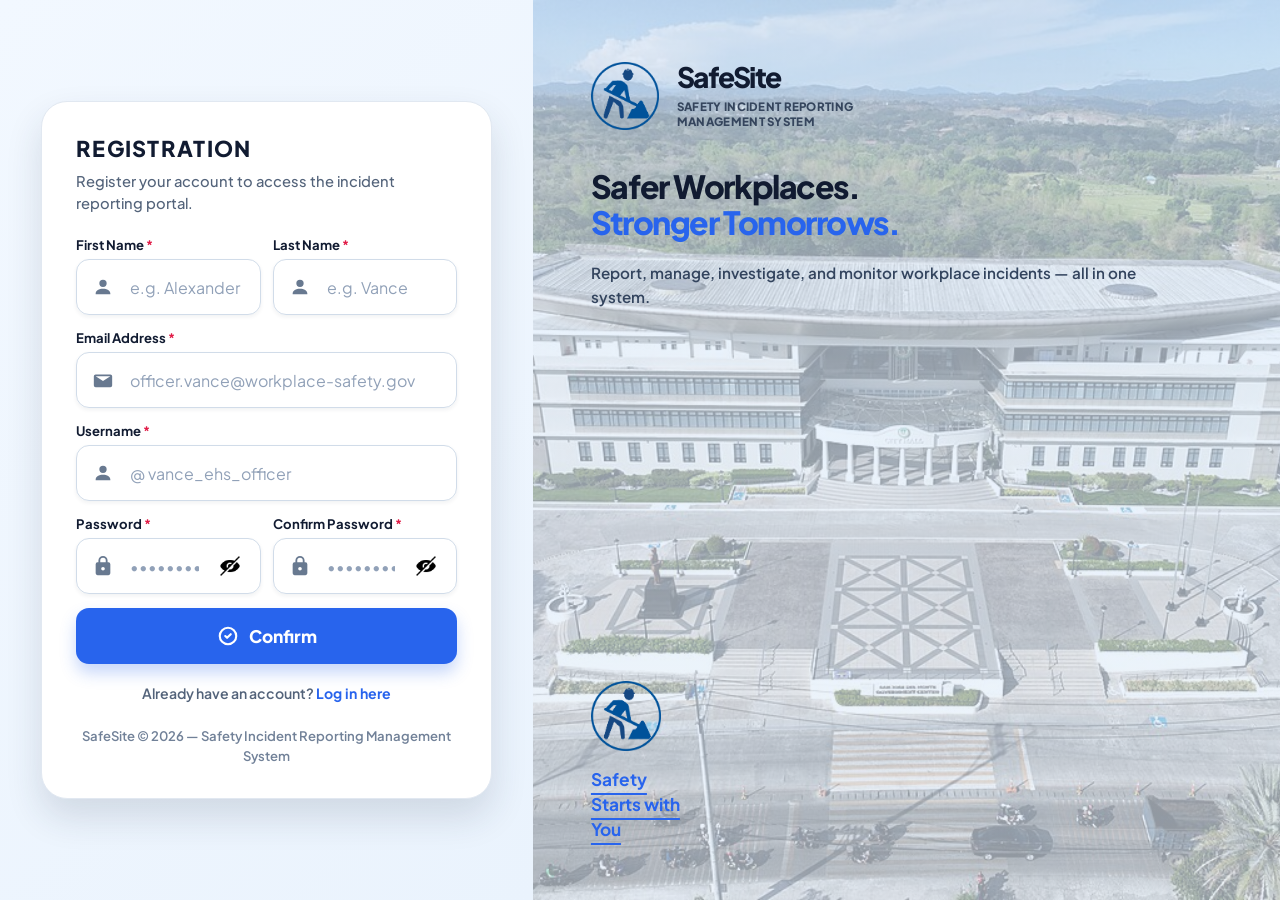
<file: frontend/pages/register.html>
<!doctype html>
<html lang="en">
  <head>
    <meta charset="UTF-8" />
    <meta name="viewport" content="width=device-width, initial-scale=1" />
    <meta name="theme-color" content="#edf5ff" />
    <title>SafeSite — Register</title>
    <link rel="preconnect" href="https://fonts.googleapis.com" />
    <link rel="preconnect" href="https://fonts.gstatic.com" crossorigin />
    <link
      href="https://fonts.googleapis.com/css2?family=Plus+Jakarta+Sans:wght@400;500;600;700;800&display=swap"
      rel="stylesheet"
    />
    <link rel="stylesheet" href="../assets/css/register.css" />
  </head>
  <body class="register-page">
    <main class="register-layout">
      <!--REGISTER -->
      <section class="form-panel" id="register" aria-label="Registration">
        <div class="register-card">
          <header class="form-intro">
            <h1>REGISTRATION</h1>
            <p>
              Register your account to access the incident reporting portal.
            </p>
          </header>

          <form
            class="register-form"
            action="../../backend/public/auth/register.php"
            method="post"
            novalidate
          >
            <!-- First Name + Last Name -->
            <div class="field-row">
              <div class="field-group">
                <label class="field-label" for="first_name"
                  >First Name <span class="req">*</span></label
                >
                <label class="input-wrap">
                  <svg
                    class="field-icon"
                    viewBox="0 0 24 24"
                    aria-hidden="true"
                  >
                    <path
                      d="M12 12a4 4 0 1 0 0-8 4 4 0 0 0 0 8Zm0 2c-4.4 0-8 2.2-8 5v1h16v-1c0-2.8-3.6-5-8-5Z"
                    />
                  </svg>
                  <input
                    id="first_name"
                    type="text"
                    name="first_name"
                    placeholder="e.g. Alexander"
                    autocomplete="given-name"
                    required
                  />
                </label>
              </div>
              <div class="field-group">
                <label class="field-label" for="last_name"
                  >Last Name <span class="req">*</span></label
                >
                <label class="input-wrap">
                  <svg
                    class="field-icon"
                    viewBox="0 0 24 24"
                    aria-hidden="true"
                  >
                    <path
                      d="M12 12a4 4 0 1 0 0-8 4 4 0 0 0 0 8Zm0 2c-4.4 0-8 2.2-8 5v1h16v-1c0-2.8-3.6-5-8-5Z"
                    />
                  </svg>
                  <input
                    id="last_name"
                    type="text"
                    name="last_name"
                    placeholder="e.g. Vance"
                    autocomplete="family-name"
                    required
                  />
                </label>
              </div>
            </div>

            <!-- Email -->
            <div class="field-group">
              <label class="field-label" for="email"
                >Email Address <span class="req">*</span></label
              >
              <label class="input-wrap">
                <svg class="field-icon" viewBox="0 0 24 24" aria-hidden="true">
                  <path
                    d="M4 6h16a2 2 0 0 1 2 2v10a2 2 0 0 1-2 2H4a2 2 0 0 1-2-2V8a2 2 0 0 1 2-2Zm0 2 8 5 8-5"
                  />
                </svg>
                <input
                  id="email"
                  type="email"
                  name="email"
                  placeholder="officer.vance@workplace-safety.gov"
                  autocomplete="email"
                  required
                />
              </label>
              <small class="field-error" id="email-error" aria-live="polite"></small>
            </div>

            <!-- Username -->
            <div class="field-group">
              <label class="field-label" for="username"
                >Username <span class="req">*</span></label
              >
              <label class="input-wrap">
                <svg class="field-icon" viewBox="0 0 24 24" aria-hidden="true">
                  <path
                    d="M12 12a4 4 0 1 0 0-8 4 4 0 0 0 0 8Zm0 2c-4.4 0-8 2.2-8 5v1h16v-1c0-2.8-3.6-5-8-5Z"
                  />
                </svg>
                <input
                  id="username"
                  type="text"
                  name="username"
                  placeholder="@ vance_ehs_officer"
                  autocomplete="username"
                  minlength="6"
                  maxlength="50"
                  required
                />
              </label>
              <small class="field-error" id="username-error" aria-live="polite"></small>
            </div>

            <!-- Password + Confirm Password -->
            <div class="field-row">
              <div class="field-group">
                <label class="field-label" for="reg-password"
                  >Password <span class="req">*</span></label
                >
                <label class="input-wrap">
                  <svg
                    class="field-icon"
                    viewBox="0 0 24 24"
                    aria-hidden="true"
                  >
                    <path
                      d="M18 8h-1V6a5 5 0 0 0-10 0v2H6a2 2 0 0 0-2 2v10a2 2 0 0 0 2 2h12a2 2 0 0 0 2-2V10a2 2 0 0 0-2-2ZM9 6a3 3 0 0 1 6 0v2H9V6Zm3 11a2 2 0 1 1 0-4 2 2 0 0 1 0 4Z"
                    />
                  </svg>
                  <input
                    id="reg-password"
                    type="password"
                    name="password"
                    placeholder="••••••••"
                    autocomplete="new-password"
                    required
                  />
                  <button
                    class="password-toggle"
                    type="button"
                    aria-label="Show password"
                    aria-pressed="false"
                    data-target="reg-password"
                  >
                    <img
                      src="../assets/icons/closed-eyes.png"
                      alt=""
                      aria-hidden="true"
                    />
                  </button>
                </label>
              </div>
              <div class="field-group">
                <label class="field-label" for="reg-confirm-password"
                  >Confirm Password <span class="req">*</span></label
                >
                <label class="input-wrap">
                  <svg
                    class="field-icon"
                    viewBox="0 0 24 24"
                    aria-hidden="true"
                  >
                    <path
                      d="M18 8h-1V6a5 5 0 0 0-10 0v2H6a2 2 0 0 0-2 2v10a2 2 0 0 0 2 2h12a2 2 0 0 0 2-2V10a2 2 0 0 0-2-2ZM9 6a3 3 0 0 1 6 0v2H9V6Zm3 11a2 2 0 1 1 0-4 2 2 0 0 1 0 4Z"
                    />
                  </svg>
                  <input
                    id="reg-confirm-password"
                    type="password"
                    name="confirm_password"
                    placeholder="••••••••"
                    autocomplete="new-password"
                    required
                  />
                  <button
                    class="password-toggle"
                    type="button"
                    aria-label="Show password"
                    aria-pressed="false"
                    data-target="reg-confirm-password"
                  >
                    <img
                      src="../assets/icons/closed-eyes.png"
                      alt=""
                      aria-hidden="true"
                    />
                  </button>
                </label>
              </div>
            </div>

            <button class="submit-button" type="submit">
              <svg viewBox="0 0 24 24" aria-hidden="true">
                <path d="M9 12l2 2 4-4m6 2a9 9 0 1 1-18 0 9 9 0 0 1 18 0Z" />
              </svg>
              Confirm
            </button>
          </form>

          <p
            class="register-message"
            role="status"
            aria-live="polite"
            hidden
          ></p>

          <p class="login-link">
            Already have an account?
            <a href="login.html" class="text-link">Log in here</a>
          </p>

          <footer class="card-footer">
            SafeSite © 2026 — Safety Incident Reporting Management System
          </footer>
        </div>
      </section>

      <!-- WELCOME / HERO PANEL (right) -->
      <section class="welcome-panel" aria-label="SafeSite introduction">
        <div class="welcome-overlay"></div>
        <div class="welcome-content">
          <a class="brand" href="login.html" aria-label="SafeSite home">
            <span class="brand-mark" aria-hidden="true"
              ><img src="../assets/icons/icon_cons.png" alt="" />
            </span>
            <span class="brand-copy">
              <strong>SafeSite</strong>
              <small>SAFETY INCIDENT REPORTING<br />MANAGEMENT SYSTEM</small>
            </span>
          </a>

          <div class="welcome-copy">
            <h1>Safer Workplaces.<br /><span>Stronger Tomorrows.</span></h1>
            <p>
              Report, manage, investigate, and monitor workplace incidents — all
              in one system.
            </p>
          </div>

          <div class="safety-note">
            <span class="safety-icon" aria-hidden="true"
              ><img src="../assets/icons/icon_cons.png" alt="" />
            </span>
            <strong>Safety<br />Starts with<br />You</strong>
          </div>
        </div>
      </section>
    </main>

    <script src="../assets/js/register.js" defer></script>
    <script src="../assets/js/uppercase-inputs.js" defer></script>
  </body>
</html>
</file>
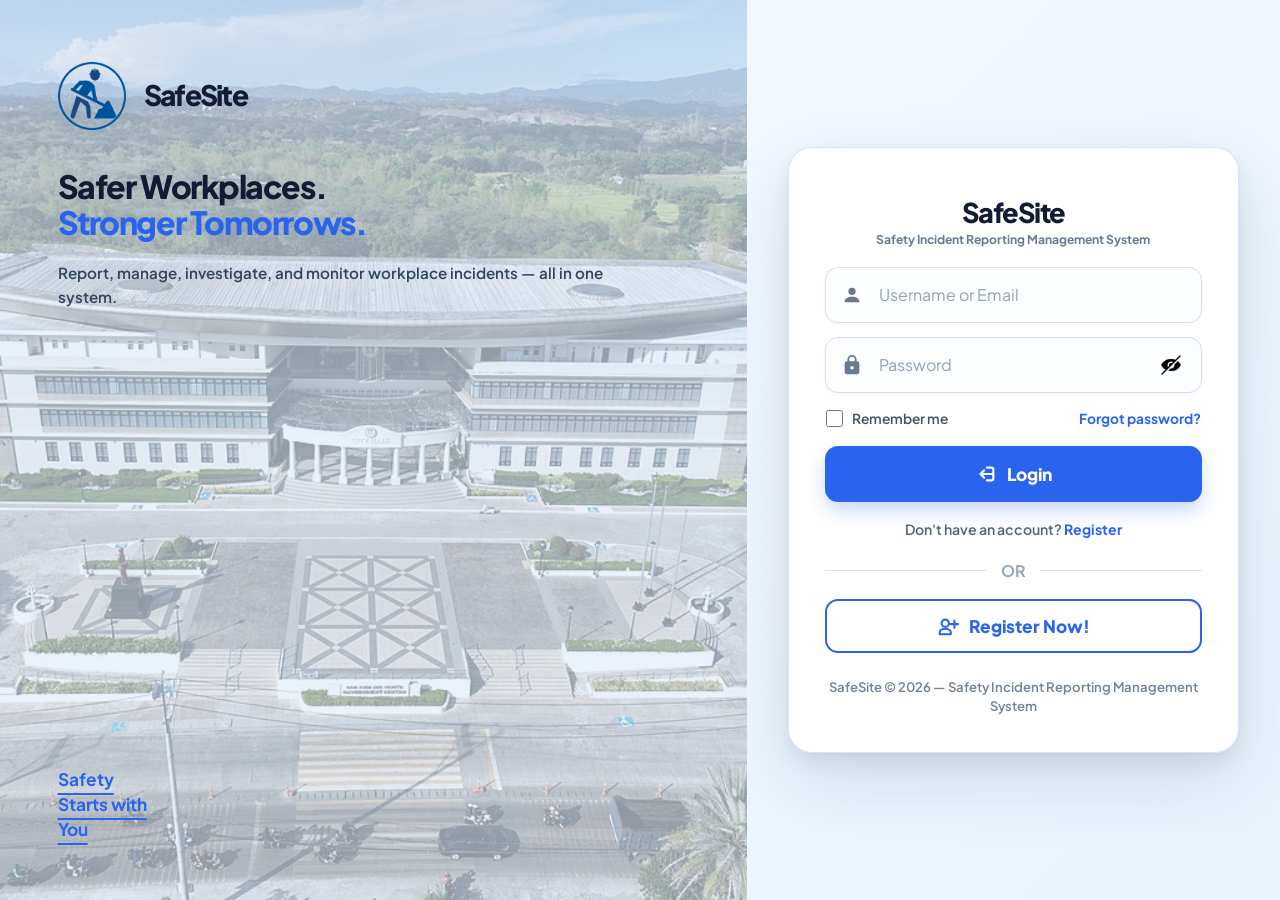
<file: frontend/pages/user.html>
<!doctype html>
<html lang="en">
  <head>
    <meta charset="UTF-8" />
    <meta name="viewport" content="width=device-width, initial-scale=1" />
    <meta name="theme-color" content="#ffffff" />
    <title>Reporter Dashboard | SafeSite</title>
    <link rel="preconnect" href="https://fonts.googleapis.com" />
    <link rel="preconnect" href="https://fonts.gstatic.com" crossorigin />
    <link
      href="https://fonts.googleapis.com/css2?family=Plus+Jakarta+Sans:wght@400;500;600;700;800&display=swap"
      rel="stylesheet"
    />
    <link rel="stylesheet" href="../assets/css/user.css" />
    <script src="../assets/js/user.js" defer></script>
    <script src="../assets/js/uppercase-inputs.js" defer></script>
  </head>
  <body>
    <div class="reporter-shell">
      <aside class="reporter-sidebar">
        <a
          class="reporter-brand"
          href="#dashboard"
          aria-label="Reporter dashboard"
        >
          <span class="reporter-mark"
            ><img src="../assets/icons/icon_cons.png" alt=""
          /></span>
          <span class="reporter-brand-copy"
            ><strong>SafeSite</strong><small>Reporter Portal</small></span
          >
        </a>
        <nav class="reporter-nav" aria-label="Reporter navigation">
          <a class="reporter-nav-link is-active" href="#dashboard"
            ><svg viewBox="0 0 24 24" aria-hidden="true">
              <rect x="3" y="3" width="7" height="7" rx="1" />
              <rect x="14" y="3" width="7" height="7" rx="1" />
              <rect x="3" y="14" width="7" height="7" rx="1" />
              <rect x="14" y="14" width="7" height="7" rx="1" /></svg
            ><span>My Reports / Dashboard</span></a
          >
          <a class="reporter-nav-link" href="#new-report"
            ><svg viewBox="0 0 24 24" aria-hidden="true">
              <circle cx="12" cy="12" r="9" />
              <path d="M12 8v8M8 12h8" /></svg
            ><span>File New Report</span></a
          >
          <a class="reporter-nav-link" href="#reports"
            ><svg viewBox="0 0 24 24" aria-hidden="true">
              <path d="M4 12a8 8 0 1 1 2.3 5.7M4 17v-5h5" />
              <path d="M12 7v5l3 2" /></svg
            ><span>Track Status</span></a
          >
          <a class="reporter-nav-link" href="#guidelines"
            ><svg viewBox="0 0 24 24" aria-hidden="true">
              <path
                d="M4 5.5A3.5 3.5 0 0 1 7.5 2H20v17H7.5A3.5 3.5 0 0 0 4 22zM4 5.5v16.2M8 6h8M8 10h8M8 14h5"
              /></svg
            ><span>Safety Guidelines</span></a
          >
        </nav>
        <a class="reporter-logout" href="login.html"
          ><svg viewBox="0 0 24 24" aria-hidden="true">
            <path
              d="M10 4H5a2 2 0 0 0-2 2v12a2 2 0 0 0 2 2h5M16 16l4-4-4-4m4 4H9"
            /></svg
          ><span>Log Out</span></a
        >
      </aside>

      <main class="reporter-main" id="dashboard">
        <header class="reporter-topbar">
          <h1>DASHBOARD</h1>
          <div class="reporter-user">
            <span class="reporter-avatar">U</span
            ><span class="reporter-user-name">User</span>
          </div>
        </header>

        <div class="reporter-content">
          <div id="dashboard-view" class="reporter-view">
            <section
              class="reporter-stats"
              aria-label="Report activity overview"
            >
              <article class="reporter-card stat-overview">
                <div class="stat-heading">
                  <div>
                    <span class="eyebrow">ACTIVITY OVERVIEW</span>
                    <h2>Total Reports<br />Submitted</h2>
                  </div>
                  <span class="stat-icon blue-icon"
                    ><svg viewBox="0 0 24 24" aria-hidden="true">
                      <rect x="5" y="4" width="14" height="17" rx="2" />
                      <path d="M9 4V2h6v2M9 9h6M9 13h6M9 17h3" /></svg
                  ></span>
                </div>
                <div class="stat-value-row">
                  <strong>12</strong><span class="trend">↗ +3 this month</span>
                </div>
                <svg
                  class="sparkline"
                  viewBox="0 0 250 42"
                  preserveAspectRatio="none"
                  aria-hidden="true"
                >
                  <path
                    d="M2 30 C35 19 45 20 68 25 S105 29 132 17 S172 4 184 19 S207 34 224 22 S239 10 248 4"
                  />
                  <circle cx="248" cy="4" r="4" />
                </svg>
              </article>
              <article class="reporter-card stat-progress">
                <div class="stat-heading">
                  <div>
                    <span class="eyebrow blue-text">IN PROCESS</span>
                    <h2>Under<br />Investigation</h2>
                  </div>
                  <span class="stat-icon indigo-icon"
                    ><svg viewBox="0 0 24 24" aria-hidden="true">
                      <rect x="4" y="5" width="16" height="16" rx="2" />
                      <path d="M8 3v4m8-4v4M8 11h8m-8 4h5" />
                      <circle cx="18" cy="18" r="4" /></svg
                  ></span>
                </div>
                <div class="metric-line">
                  <strong>3</strong
                  ><span class="small-pill blue-pill">2 Active Desk</span>
                </div>
                <div class="progress-track">
                  <span class="progress-blue"></span>
                </div>
              </article>
              <article class="reporter-card stat-resolved">
                <div class="stat-heading">
                  <div>
                    <span class="eyebrow green-text"
                      >SAFE &amp; SIGNED-OFF</span
                    >
                    <h2>Resolved &amp;<br />Closed</h2>
                  </div>
                  <span class="stat-icon mint-icon"
                    ><svg viewBox="0 0 24 24" aria-hidden="true">
                      <path
                        d="m12 2 2.2 2 3-.2 1.1 2.8 2.6 1.4-.7 2.9 1.1 2.8-2.3 1.9-.4 3-3 .5L12 21l-2.6-1.7-3-.5-.4-3-2.3-1.9 1.1-2.8-.7-2.9 2.6-1.4 1.1-2.8 3 .2z"
                      />
                      <path d="m8.7 12 2.1 2.1 4.6-4.7" /></svg
                  ></span>
                </div>
                <div class="metric-line">
                  <strong>9</strong><span class="trend">75% Cleared</span>
                </div>
                <div class="progress-track">
                  <span class="progress-green"></span>
                </div>
              </article>
              <article class="reporter-card stat-sla">
                <div class="stat-heading">
                  <div>
                    <span class="eyebrow">DISPATCH SLA</span>
                    <h2>Avg.<br />Response Time</h2>
                  </div>
                  <span class="stat-icon gray-icon"
                    ><svg viewBox="0 0 24 24" aria-hidden="true">
                      <circle cx="12" cy="13" r="8" />
                      <path d="M12 9v4l2.5 1.5M9 2h6M12 2v3" /></svg
                  ></span>
                </div>
                <div class="response-row">
                  <strong>18</strong><span>mins</span
                  ><span class="trend">↓4m faster</span>
                </div>
                <p class="sla-note"><i></i>Target compliance &lt; 30 mins</p>
              </article>
            </section>

            <section class="reporter-card roadmap" id="guidelines">
              <div class="section-title">
                <span class="roadmap-icon"
                  ><svg viewBox="0 0 24 24" aria-hidden="true">
                    <path
                      d="M5 5v14m0-10h6m0 0-3-3m3 3-3 3M19 19V5m0 10h-6m0 0 3 3m-3-3 3-3"
                    /></svg
                ></span>
                <div>
                  <h2>Reporting Lifecycle Roadmap</h2>
                  <p>
                    Standard Operating Procedure for reporting hazards across
                    Sector 4
                  </p>
                </div>
              </div>
              <div class="roadmap-grid">
                <article class="roadmap-step first-step">
                  <div class="step-meta">
                    <span class="step-number">1</span
                    ><svg viewBox="0 0 24 24" aria-hidden="true">
                      <path
                        d="M12 3a5 5 0 0 0-5 5v4l-2 3h14l-2-3V8a5 5 0 0 0-5-5ZM10 19a2 2 0 0 0 4 0"
                      />
                    </svg>
                  </div>
                  <h3>1. Report Issue</h3>
                  <p>
                    Initiate report ticket upon noticing any unsafe condition or
                    incident.
                  </p>
                </article>
                <article class="roadmap-step">
                  <div class="step-meta">
                    <span class="step-number">2</span
                    ><svg viewBox="0 0 24 24" aria-hidden="true">
                      <path d="m12 3 4 7H8l4-7ZM5 14h5v7H5zM14 14h5l2 7h-9z" />
                    </svg>
                  </div>
                  <h3>2. Select Category</h3>
                  <p>
                    Classify hazard: Chemical, Slip/Trip, Structural, or
                    Equipment.
                  </p>
                </article>
                <article class="roadmap-step">
                  <div class="step-meta">
                    <span class="step-number">3</span
                    ><svg viewBox="0 0 24 24" aria-hidden="true">
                      <path d="M4 6h13M4 11h10M4 16h7m5 3 5-5-2-2-5 5-1 3z" />
                    </svg>
                  </div>
                  <h3>3. Tell What Happened</h3>
                  <p>
                    Provide precise location, time noticed, and a brief hazard
                    description.
                  </p>
                </article>
                <article class="roadmap-step">
                  <div class="step-meta">
                    <span class="step-number">4</span
                    ><svg viewBox="0 0 24 24" aria-hidden="true">
                      <rect x="3" y="6" width="18" height="15" rx="2" />
                      <path d="M8 6V4h8v2m-4 4v6m-3-3h6" />
                    </svg>
                  </div>
                  <h3>4. Upload Evidence</h3>
                  <p>
                    Attach photos, a short audio note, or barcode of damaged
                    equipment.
                  </p>
                </article>
                <article class="roadmap-step">
                  <div class="step-meta">
                    <span class="step-number">5</span
                    ><svg viewBox="0 0 24 24" aria-hidden="true">
                      <path d="M4 12a8 8 0 1 1 2.3 5.7M4 17v-5h5" />
                      <path d="M12 7v5l3 2" />
                    </svg>
                  </div>
                  <h3>5. Track &amp; Sign-off</h3>
                  <p>
                    Monitor the assigned officer response until resolution
                    approval.
                  </p>
                </article>
              </div>
            </section>

            <section class="reporter-card submitted-reports" id="reports">
              <div class="reports-heading">
                <div>
                  <h2>My Submitted Reports</h2>
                  <p>
                    Track status updates and safety officer comments on your
                    filed tickets.
                  </p>
                </div>
                <button class="export-button" type="button">
                  <svg viewBox="0 0 24 24" aria-hidden="true">
                    <path d="M12 3v12m0 0 4-4m-4 4-4-4M5 17v4h14v-4" /></svg
                  >Export Log
                </button>
              </div>
              <div class="report-tools">
                <label class="report-search"
                  ><svg viewBox="0 0 24 24" aria-hidden="true">
                    <circle cx="10.8" cy="10.8" r="6.3" />
                    <path d="m16 16 4.5 4.5" /></svg
                  ><input
                    type="search"
                    placeholder="Search by Ticket ID, Category, or Location..."
                    aria-label="Search submitted reports"
                /></label>
                <div class="report-filters" aria-label="Filter reports">
                  <button
                    class="selected"
                    type="button"
                    data-report-filter="all"
                  >
                    ALL</button
                  ><button type="button" data-report-filter="pending">
                    PENDING CONFIRMATION</button
                  ><button type="button" data-report-filter="investigating">
                    UNDER INVESTIGATION</button
                  ><button type="button" data-report-filter="resolved">
                    RESOLVED
                  </button>
                </div>
              </div>
              <div class="report-list">
                <article class="report-item in-review">
                  <div class="report-main">
                    <div class="report-badges">
                      <span class="ticket-id">#REP-2026-042</span
                      ><span class="report-status status-investigating"
                        ><i></i>UNDER INVESTIGATION</span
                      >
                    </div>
                    <h3>
                      Chemical Vapor Leak
                      <span class="priority">PRIORITY 1</span>
                    </h3>
                    <p class="location">
                      <svg viewBox="0 0 24 24" aria-hidden="true">
                        <path
                          d="M20 10c0 5-8 12-8 12S4 15 4 10a8 8 0 1 1 16 0Z"
                        />
                        <circle cx="12" cy="10" r="2.5" /></svg
                      >Sector 4 Tank B (Cooling Junction 2)
                    </p>
                  </div>
                  <div class="report-detail">
                    <time>◷ Oct 11, 2026 • 10:15 AM</time>
                    <p>Safety Lead<br /><strong>Officer M. Reyes</strong></p>
                  </div>
                  <button class="timeline-button" type="button">
                    View Timeline &amp; Updates ›
                  </button>
                </article>
                <article class="report-item">
                  <div class="report-main">
                    <div class="report-badges">
                      <span class="ticket-id neutral-ticket">#REP-2026-039</span
                      ><span class="report-status status-pending"
                        ><i></i>PENDING OFFICER CONFIRMATION</span
                      >
                    </div>
                    <h3>
                      Broken Safety Railing
                      <span class="category-tag">FACILITY HAZARD</span>
                    </h3>
                    <p class="location">
                      <svg viewBox="0 0 24 24" aria-hidden="true">
                        <path
                          d="M20 10c0 5-8 12-8 12S4 15 4 10a8 8 0 1 1 16 0Z"
                        />
                        <circle cx="12" cy="10" r="2.5" /></svg
                      >Stairwell B3 (Floor 2 to Mezzanine)
                    </p>
                  </div>
                  <div class="report-detail">
                    <time>◷ Oct 08, 2026 • 02:40 PM</time>
                    <p>Assigned EHS<br /><strong>Officer K. Bradley</strong></p>
                  </div>
                  <button class="timeline-button" type="button">
                    View Timeline ›
                  </button>
                </article>
                <article class="report-item">
                  <div class="report-main">
                    <div class="report-badges">
                      <span class="ticket-id resolved-ticket"
                        >#REP-2026-031</span
                      ><span class="report-status status-resolved"
                        ><i></i>RESOLVED &amp; CLOSED</span
                      >
                    </div>
                    <h3>
                      Oil Spill on Walkway
                      <span class="cleaned-tag">CLEANED</span>
                    </h3>
                    <p class="location">
                      <svg viewBox="0 0 24 24" aria-hidden="true">
                        <path
                          d="M20 10c0 5-8 12-8 12S4 15 4 10a8 8 0 1 1 16 0Z"
                        />
                        <circle cx="12" cy="10" r="2.5" /></svg
                      >Loading Dock 4 (Bay C Corridor)
                    </p>
                  </div>
                  <div class="report-detail">
                    <time>◷ Oct 02, 2026 • 08:20 AM</time>
                    <p>Cleared By<br /><strong>Officer D. Vance</strong></p>
                  </div>
                  <button class="timeline-button resolved-action" type="button">
                    View Report ›
                  </button>
                </article>
              </div>
            </section>
          </div>

          <section
            class="reporter-view new-report-view"
            id="new-report-view"
            hidden
          >
            <div class="reporter-card form-intro">
              <div>
                <span class="eyebrow blue-text"
                  >STEP 1 OF 4 · FORM PROTOCOL EHS-2026</span
                >
                <h2>File Safety Incident Report</h2>
              </div>
              <ol class="report-steps" aria-label="Report steps">
                <li class="current"><span>1</span> Category</li>
                <li><span>2</span> Details</li>
                <li><span>3</span> Evidence</li>
                <li><span>4</span> Verification</li>
              </ol>
            </div>

            <form class="reporter-card incident-form" id="incident-report-form">
              <section class="form-stage" aria-labelledby="category-heading">
                <div class="form-stage-heading">
                  <div>
                    <span class="stage-label">◈ STAGE 01</span>
                    <h2 id="category-heading">Select Incident Category</h2>
                  </div>
                  <p>
                    Choose the classification that best reflects the reported
                    hazard.
                  </p>
                </div>
                <div class="category-grid">
                  <label class="category-option"
                    ><input
                      type="radio"
                      name="category"
                      value="Equipment Malfunction"
                      required
                    /><span class="category-symbol">⚙</span
                    ><span
                      ><strong>Equipment Malfunction</strong
                      ><small
                        >Conveyor failure, pressure gauge fault, sensor
                        trip</small
                      ></span
                    ></label
                  >
                  <label class="category-option"
                    ><input
                      type="radio"
                      name="category"
                      value="Chemical / Hazardous Spill"
                      required
                    /><span class="category-symbol">♧</span
                    ><span
                      ><strong>Chemical / Hazardous Spill</strong
                      ><small
                        >Toxic vapor, corrosive fluid, cylinder breach</small
                      ></span
                    ></label
                  >
                  <label class="category-option"
                    ><input
                      type="radio"
                      name="category"
                      value="Slip, Trip & Fall Hazard"
                      required
                    /><span class="category-symbol">⌁</span
                    ><span
                      ><strong>Slip, Trip &amp; Fall Hazard</strong
                      ><small
                        >Wet walkway, exposed cabling, uneven surface</small
                      ></span
                    ></label
                  >
                  <label class="category-option"
                    ><input
                      type="radio"
                      name="category"
                      value="Fire & Electrical Safety"
                      required
                    /><span class="category-symbol">♨</span
                    ><span
                      ><strong>Fire &amp; Electrical Safety</strong
                      ><small
                        >Sparking panel, extinguisher depleted, burning
                        odor</small
                      ></span
                    ></label
                  >
                  <label class="category-option"
                    ><input
                      type="radio"
                      name="category"
                      value="PPE Non-Compliance"
                      required
                    /><span class="category-symbol">◇</span
                    ><span
                      ><strong>PPE Non-Compliance</strong
                      ><small
                        >Unshielded welding, missing respirator, unprotected
                        work</small
                      ></span
                    ></label
                  >
                  <label class="category-option"
                    ><input
                      type="radio"
                      name="category"
                      value="Structural Damage / Exit Block"
                      required
                    /><span class="category-symbol">▤</span
                    ><span
                      ><strong>Structural Damage / Exit Block</strong
                      ><small
                        >Damaged railing, blocked emergency exit door</small
                      ></span
                    ></label
                  >
                </div>
              </section>

              <section class="form-stage" aria-labelledby="details-heading">
                <div class="form-stage-heading">
                  <div>
                    <span class="stage-label">▤ STAGE 02</span>
                    <h2 id="details-heading">Tell Us What Happened</h2>
                  </div>
                  <p>Fields marked <b>*</b> are required.</p>
                </div>
                <div class="report-fields">
                  <label
                    >Plant Sector <b>*</b
                    ><select
                      name="plant_sector_id"
                      id="report-plant-sector"
                      required
                    >
                      <option value="">Loading plant sectors...</option></select
                    ><small
                      >Select the plant sector where the incident
                      occurred.</small
                    ></label
                  >
                  <label
                    >Date &amp; Time of Occurrence <b>*</b
                    ><input
                      name="occurred_at"
                      type="datetime-local"
                      required
                    /><small
                      >Enter when the incident occurred or was first
                      noticed.</small
                    ></label
                  >
                  <fieldset class="severity-field field-wide">
                    <legend>Severity Level Assessment <b>*</b></legend>
                    <div class="severity-options">
                      <label
                        ><input
                          type="radio"
                          name="severity"
                          value="Low"
                          required
                        /><span
                          ><strong>Low</strong
                          ><small
                            >Minor scrape or near-miss observation</small
                          ></span
                        ></label
                      ><label
                        ><input
                          type="radio"
                          name="severity"
                          value="Moderate"
                          required
                        /><span
                          ><strong>Moderate</strong
                          ><small
                            >Equipment downtime or localized hazard</small
                          ></span
                        ></label
                      ><label
                        ><input
                          type="radio"
                          name="severity"
                          value="High"
                          required
                        /><span
                          ><strong>High</strong
                          ><small
                            >Medical attention or partial evacuation</small
                          ></span
                        ></label
                      ><label class="critical"
                        ><input
                          type="radio"
                          name="severity"
                          value="Critical"
                          required
                        /><span
                          ><strong>Critical (Urgent)</strong
                          ><small
                            >Immediate active hazard or spreading danger</small
                          ></span
                        ></label
                      >
                    </div>
                  </fieldset>
                  <label class="field-wide narrative-label"
                    >Detailed Narrative Description <b>*</b
                    ><span class="character-count"
                      ><span id="narrative-count">0</span> / 1000
                      characters</span
                    ><textarea
                      name="description"
                      id="report-narrative"
                      maxlength="1000"
                      rows="5"
                      placeholder="Describe what happened, the hazard, and any immediate action taken..."
                      required
                    ></textarea>
                  </label>
                  <label class="field-wide"
                    >Involved Persons / Witnesses
                    <span class="optional-label">Optional</span
                    ><input
                      name="witnesses"
                      type="text"
                      placeholder="Names and roles of people who witnessed the incident"
                    /><small
                      >Include safety officers, employees, or contractors
                      present.</small
                    ></label
                  >
                </div>
              </section>

              <section class="form-stage" aria-labelledby="evidence-heading">
                <div class="form-stage-heading">
                  <div>
                    <span class="stage-label">▧ STAGE 03</span>
                    <h2 id="evidence-heading">
                      Upload Evidence (Media &amp; Proof)
                    </h2>
                  </div>
                  <p>PNG, JPG, MP4, MP3 · Up to 5 files, 50 MB each</p>
                </div>
                <label class="evidence-drop" for="report-evidence"
                  ><span class="upload-symbol">⇧</span
                  ><strong>Choose photos, videos, or audio evidence</strong
                  ><small>Click to browse files from your device.</small
                  ><span class="upload-button">＋ Add Photos / Documents</span
                  ><input
                    id="report-evidence"
                    name="evidence[]"
                    type="file"
                    accept="image/png,image/jpeg,video/mp4,audio/mpeg"
                    multiple
                /></label>
                <ul
                  class="evidence-file-list"
                  id="evidence-file-list"
                  aria-live="polite"
                ></ul>
              </section>

              <section
                class="form-submit-stage"
                aria-label="Verify and submit report"
              >
                <label class="accuracy-check"
                  ><input type="checkbox" name="accuracy" required /><span
                    ><strong
                      >I confirm the details provided are accurate to the best
                      of my knowledge.</strong
                    ><small
                      >Reports are reviewed by the safety team. Provide complete
                      information to help with a timely response.</small
                    ></span
                  ></label
                >
                <div class="form-submit-actions">
                  <p id="report-form-message" role="status"></p>
                  <button class="draft-button" type="reset">Clear Form</button
                  ><button class="submit-report-button" type="submit">
                    ➤ &nbsp; Submit Incident Report
                  </button>
                </div>
              </section>
            </form>
            <aside class="report-next-note">
              <span>✓</span>
              <div>
                <strong>What happens next?</strong>
                <p>
                  After submission, the safety team will review the report and
                  update its status in My Reports.
                </p>
              </div>
            </aside>
          </section>
        </div>
      </main>
    </div>
  </body>
</html>
</file>
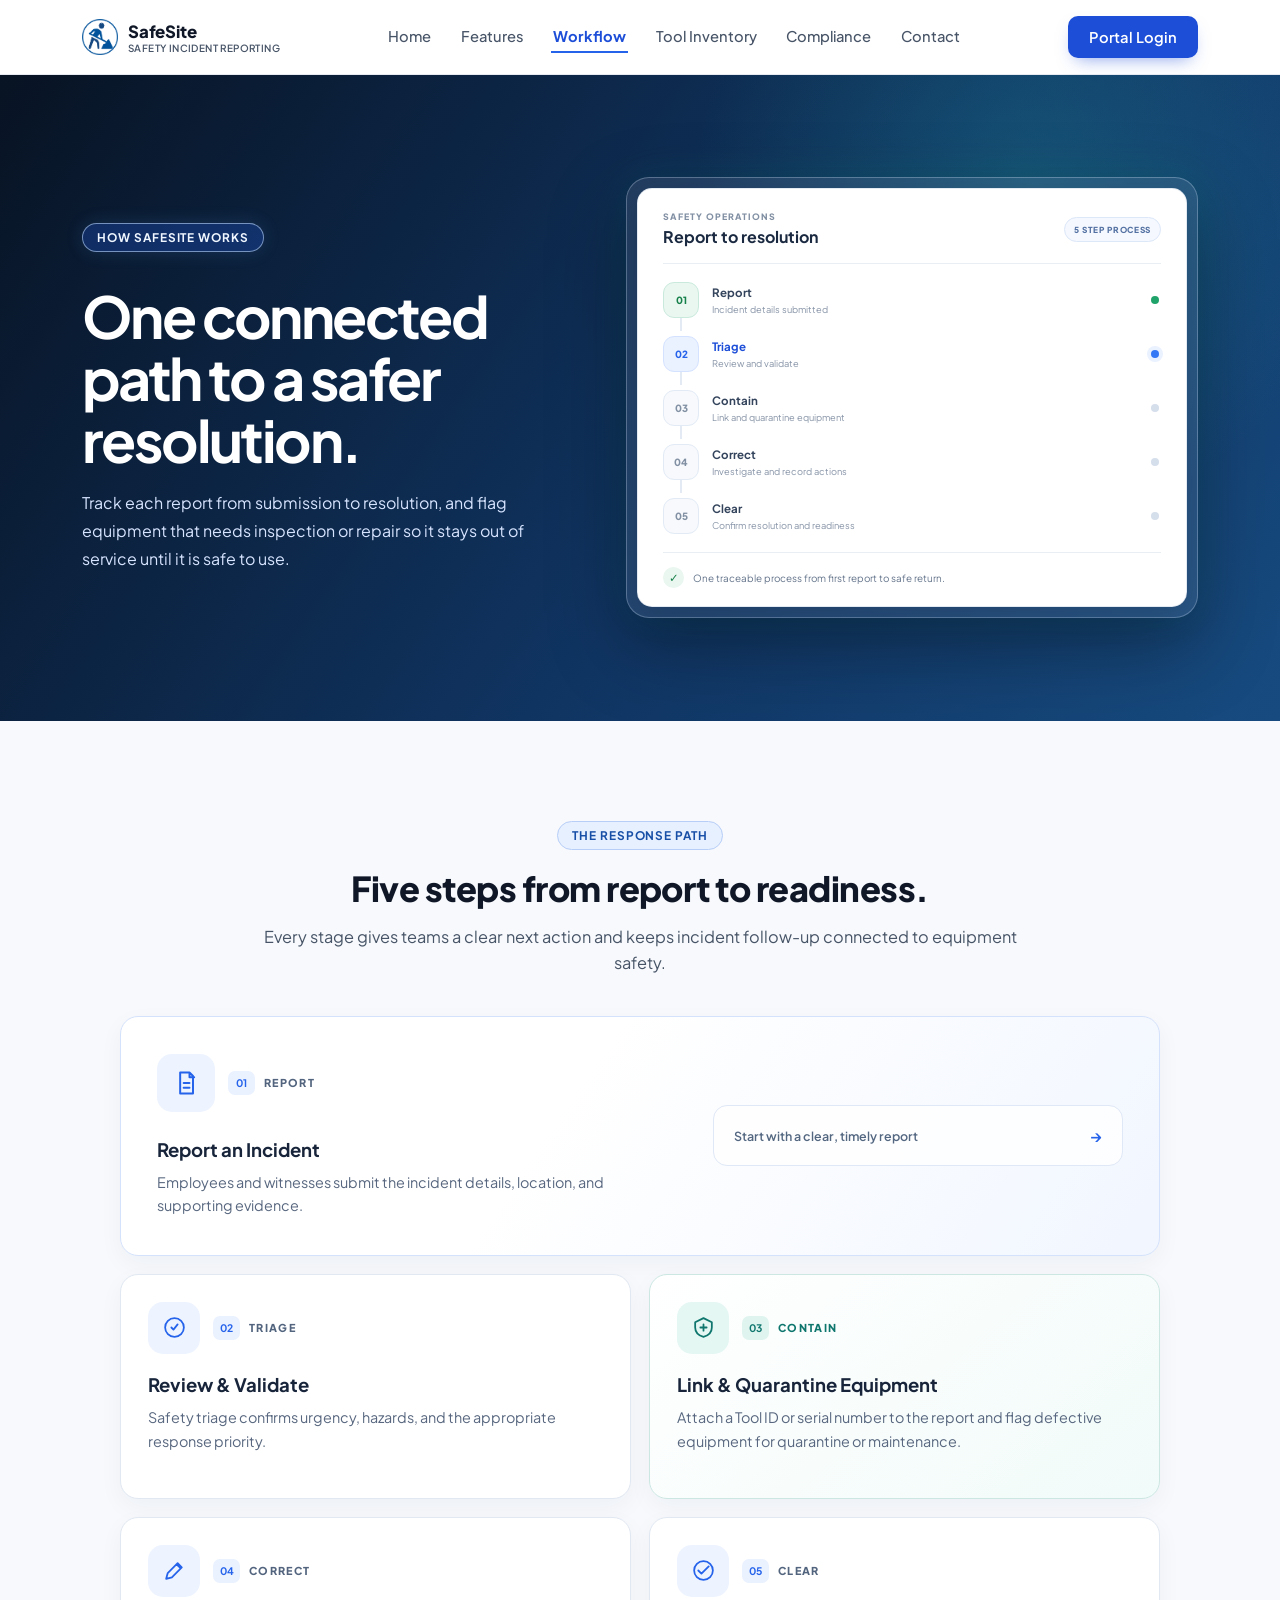
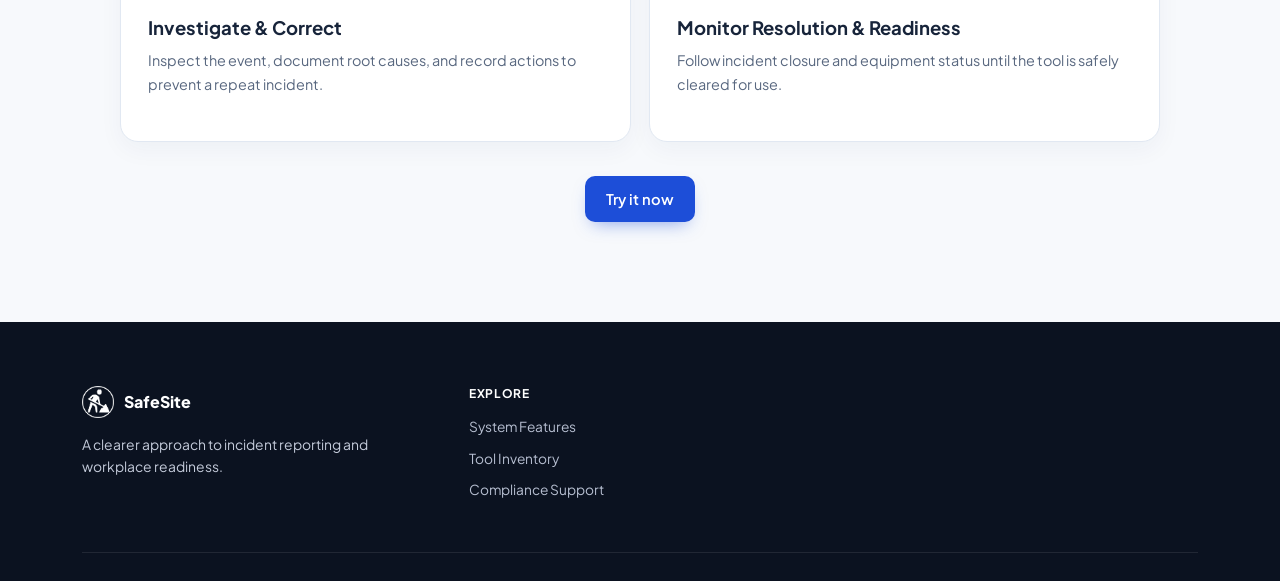
<file: frontend/pages/workflow.html>
<!doctype html>
<html lang="en">
  <head>
    <meta charset="UTF-8" />
    <meta
      name="viewport"
      content="width=device-width, initial-scale=1, viewport-fit=cover"
    />
    <title>SafeSite Safety Workflow</title>
    <link rel="preconnect" href="https://fonts.googleapis.com" />
    <link rel="preconnect" href="https://fonts.gstatic.com" crossorigin />
    <link
      href="https://fonts.googleapis.com/css2?family=Plus+Jakarta+Sans:wght@400;500;600;700;800&display=swap"
      rel="stylesheet"
    />
    <link rel="stylesheet" href="../assets/css/style.css" />
  </head>
  <body class="workflow-page">
    <header class="nav">
      <div class="nav-inner">
        <a class="brand" href="index.html"
          ><span class="mark"
            ><img src="../assets/icons/icon_cons.png" alt="" /></span
          ><span
            >SafeSite<span class="sub">SAFETY INCIDENT REPORTING</span></span
          ></a
        ><button
          class="nav-toggle"
          type="button"
          aria-expanded="false"
          aria-controls="primary-navigation"
        >
          <span class="sr-only">Toggle navigation</span
          ><span aria-hidden="true"></span><span aria-hidden="true"></span
          ><span aria-hidden="true"></span>
        </button>
        <nav class="links page-nav" id="primary-navigation">
          <a href="index.html">Home</a><a href="features.html">Features</a
          ><a href="workflow.html" aria-current="page">Workflow</a
          ><a href="inventory.html">Tool Inventory</a
          ><a href="compliance.html">Compliance</a
          ><a href="contact.html">Contact</a>
        </nav>
        <div class="nav-actions">
          <a class="btn btn-primary" href="login.html">Portal Login</a>
        </div>
      </div>
    </header>
    <main>
      <section class="page-hero workflow-hero">
        <div class="wrap workflow-hero-container">
          <div class="workflow-hero-copy">
            <span class="sec-tag">HOW SAFESITE WORKS</span>
            <h1 class="sec-title">One connected path to a safer resolution.</h1>
            <p>
              Track each report from submission to resolution, and flag
              equipment that needs inspection or repair so it stays out of
              service until it is safe to use.
            </p>
          </div>
          <div
            class="workflow-hero-frame"
            role="img"
            aria-label="Illustration of SafeSite's five-step incident and equipment safety workflow"
          >
            <div class="workflow-preview">
              <div class="workflow-preview-header">
                <span
                  ><small>SAFETY OPERATIONS</small
                  ><strong>Report to resolution</strong></span
                ><span class="workflow-preview-badge">5 STEP PROCESS</span>
              </div>
              <div class="workflow-preview-list">
                <div class="workflow-preview-row is-complete">
                  <span class="workflow-preview-number">01</span
                  ><span
                    ><b>Report</b
                    ><small>Incident details submitted</small></span
                  ><i></i>
                </div>
                <div class="workflow-preview-row is-active">
                  <span class="workflow-preview-number">02</span
                  ><span><b>Triage</b><small>Review and validate</small></span
                  ><i></i>
                </div>
                <div class="workflow-preview-row">
                  <span class="workflow-preview-number">03</span
                  ><span
                    ><b>Contain</b
                    ><small>Link and quarantine equipment</small></span
                  ><i></i>
                </div>
                <div class="workflow-preview-row">
                  <span class="workflow-preview-number">04</span
                  ><span
                    ><b>Correct</b
                    ><small>Investigate and record actions</small></span
                  ><i></i>
                </div>
                <div class="workflow-preview-row">
                  <span class="workflow-preview-number">05</span
                  ><span
                    ><b>Clear</b
                    ><small>Confirm resolution and readiness</small></span
                  ><i></i>
                </div>
              </div>
              <div class="workflow-preview-footer">
                <span class="workflow-preview-check">✓</span
                ><span
                  >One traceable process from first report to safe return.</span
                >
              </div>
            </div>
          </div>
        </div>
      </section>
      <section
        class="page-section tinted workflow-section"
        aria-labelledby="workflow-grid-title"
      >
        <div class="wrap">
          <div class="sec-head workflow-grid-intro">
            <span class="sec-tag">THE RESPONSE PATH</span>
            <h2 class="sec-title" id="workflow-grid-title">
              Five steps from report to readiness.
            </h2>
            <p class="sec-desc">
              Every stage gives teams a clear next action and keeps incident
              follow-up connected to equipment safety.
            </p>
          </div>
          <div class="workflow-list">
            <article
              class="workflow-item workflow-item--report"
              id="process-report"
            >
              <div class="workflow-card-top">
                <span class="workflow-marker"
                  ><svg viewBox="0 0 24 24" fill="none" aria-hidden="true">
                    <path
                      d="M7 3h8l3 3v15H7V3Zm8 0v4h4M10 12h5M10 16h5"
                    /></svg></span
                ><span class="workflow-label"><b>01</b> REPORT</span>
              </div>
              <div class="workflow-copy">
                <h3>Report an Incident</h3>
                <p>
                  Employees and witnesses submit the incident details, location,
                  and supporting evidence.
                </p>
              </div>
              <span class="workflow-card-note"
                >Start with a clear, timely report
                <i aria-hidden="true">→</i></span
              >
            </article>
            <article class="workflow-item" id="process-review">
              <div class="workflow-card-top">
                <span class="workflow-marker"
                  ><svg viewBox="0 0 24 24" fill="none" aria-hidden="true">
                    <path
                      d="m9 12 2 2 4-5M12 21a9 9 0 1 0 0-18 9 9 0 0 0 0 18Z"
                    /></svg></span
                ><span class="workflow-label"><b>02</b> TRIAGE</span>
              </div>
              <div class="workflow-copy">
                <h3>Review &amp; Validate</h3>
                <p>
                  Safety triage confirms urgency, hazards, and the appropriate
                  response priority.
                </p>
              </div>
            </article>
            <article
              class="workflow-item workflow-item--contain"
              id="process-quarantine"
            >
              <div class="workflow-card-top">
                <span class="workflow-marker"
                  ><svg viewBox="0 0 24 24" fill="none" aria-hidden="true">
                    <path
                      d="M12 3 4 7v5c0 4.5 3.4 7.7 8 9 4.6-1.3 8-4.5 8-9V7l-8-4Zm-3 9h6M12 9v6"
                    /></svg></span
                ><span class="workflow-label"><b>03</b> CONTAIN</span>
              </div>
              <div class="workflow-copy">
                <h3>Link &amp; Quarantine Equipment</h3>
                <p>
                  Attach a Tool ID or serial number to the report and flag
                  defective equipment for quarantine or maintenance.
                </p>
              </div>
            </article>
            <article class="workflow-item" id="process-investigation">
              <div class="workflow-card-top">
                <span class="workflow-marker"
                  ><svg viewBox="0 0 24 24" fill="none" aria-hidden="true">
                    <path
                      d="m14 6 4 4M4 20l5.5-1.5L19 9l-4-4-9.5 9.5L4 20Z"
                    /></svg></span
                ><span class="workflow-label"><b>04</b> CORRECT</span>
              </div>
              <div class="workflow-copy">
                <h3>Investigate &amp; Correct</h3>
                <p>
                  Inspect the event, document root causes, and record actions to
                  prevent a repeat incident.
                </p>
              </div>
            </article>
            <article class="workflow-item" id="process-status">
              <div class="workflow-card-top">
                <span class="workflow-marker"
                  ><svg viewBox="0 0 24 24" fill="none" aria-hidden="true">
                    <path
                      d="m7 12 3 3 7-7M12 21a9 9 0 1 0 0-18 9 9 0 0 0 0 18Z"
                    /></svg></span
                ><span class="workflow-label"><b>05</b> CLEAR</span>
              </div>
              <div class="workflow-copy">
                <h3>Monitor Resolution &amp; Readiness</h3>
                <p>
                  Follow incident closure and equipment status until the tool is
                  safely cleared for use.
                </p>
              </div>
            </article>
          </div>
          <div class="workflow-actions">
            <a class="btn btn-primary" href="login.html">Try it now</a>
          </div>
        </div>
      </section>
    </main>
    <footer>
      <div class="wrap">
        <div class="foot-grid">
          <div>
            <div class="foot-brand">
              <span class="mark"
                ><img src="../assets/icons/icon_cons.png" alt="" /></span
              >SafeSite
            </div>
            <p class="foot-desc">
              A clearer approach to incident reporting and workplace readiness.
            </p>
          </div>
          <div class="foot-col">
            <h4>EXPLORE</h4>
            <a href="features.html">System Features</a
            ><a href="inventory.html">Tool Inventory</a
            ><a href="compliance.html">Compliance Support</a>
          </div>
        </div>
      </div>
    </footer>
    <script src="../assets/js/landing.js" defer></script>
  </body>
</html>
</file>
<file: frontend/assets/css/style.css>
:root {
  --navy: #0b1220;
  --navy-2: #101a2e;
  --blue: #2f6fed;
  --blue-dark: #1d4ed8;
  --green: #16a34a;
  --ink: #101828;
  --ink-soft: #475467;
  --line: #e7eaf0;
  --bg-soft: #f7f9fc;
  --white: #ffffff;
  --radius: 14px;
  --max: 1180px;
}

* {
  box-sizing: border-box;
}

html {
  scroll-padding-top: env(safe-area-inset-top, 0px);
}

body {
  margin: 0;
  font-family:
    "Plus Jakarta Sans",
    system-ui,
    -apple-system,
    Segoe UI,
    Roboto,
    sans-serif;
  color: var(--ink);
  background: var(--white);
  padding-top: env(safe-area-inset-top, 0px);
  padding-bottom: env(safe-area-inset-bottom, 0px);
  -webkit-font-smoothing: antialiased;
}

img,
svg {
  max-width: 100%;
  display: block;
}

a {
  color: inherit;
  text-decoration: none;
}

.wrap {
  max-width: var(--max);
  margin: 0 auto;
  padding: 0 32px;
}

/* ---------- Nav ---------- */
header.nav {
  position: sticky;
  top: 0;
  top: env(safe-area-inset-top, 0px);
  background: #fff;
  backdrop-filter: none;
  border-bottom: 1px solid var(--line);
  z-index: 50;
}

.nav-inner {
  display: flex;
  align-items: center;
  justify-content: space-between;
  max-width: var(--max);
  margin: 0 auto;
  padding: 16px 32px;
  gap: 24px;
}

.brand {
  display: flex;
  align-items: center;
  gap: 10px;
  font-weight: 800;
  font-size: 1.05rem;
  letter-spacing: -0.01em;
}

.brand .mark {
  width: 36px;
  height: 36px;
  border-radius: 10px;
  background: #fff;
  display: flex;
  align-items: center;
  justify-content: center;
  flex-shrink: 0;
}
.brand .mark img {
  width: 100%;
  height: 100%;
  object-fit: contain;
}

.brand .sub {
  display: block;
  font-size: 0.62rem;
  font-weight: 600;
  color: var(--ink-soft);
  letter-spacing: 0.04em;
}

nav.links {
  display: flex;
  flex: 1;
  justify-content: center;
  min-width: 0;
  gap: clamp(12px, 2vw, 30px);
  align-items: center;
}

nav.links a {
  font-size: 0.92rem;
  font-weight: 500;
  color: var(--ink-soft);
  padding: 6px 2px;
  border-bottom: 2px solid transparent;
  transition:
    color 0.15s,
    border-color 0.15s,
    font-weight 0.15s;
}

nav.links a:hover {
  color: var(--ink);
}

nav.links a.active {
  color: var(--blue-dark);
  border-color: var(--blue-dark);
  font-weight: 600;
}

.nav-menu {
  position: relative;
}

.menu-trigger {
  display: inline-flex;
  align-items: center;
  gap: 6px;
  padding: 6px 2px;
  border: 0;
  border-bottom: 2px solid transparent;
  background: transparent;
  color: var(--ink-soft);
  font: inherit;
  font-size: 0.92rem;
  font-weight: 500;
  cursor: pointer;
  transition:
    color 0.15s ease,
    border-color 0.15s ease;
}

.menu-trigger:hover,
.menu-trigger[aria-expanded="true"],
.menu-trigger.active {
  color: var(--blue-dark);
}

.menu-trigger.active {
  border-bottom-color: var(--blue-dark);
  font-weight: 600;
}

.menu-trigger svg {
  width: 16px;
  transition: transform 0.18s ease;
}

.menu-trigger[aria-expanded="true"] svg {
  transform: rotate(180deg);
}

.mega-menu {
  position: absolute;
  z-index: 60;
  top: calc(100% + 16px);
  left: 50%;
  width: min(920px, calc(100vw - 40px));
  padding: 28px;
  transform: translateX(-50%);
  border: 1px solid var(--line);
  border-radius: 0 0 16px 16px;
  background: #fff;
  box-shadow: 0 22px 55px rgba(16, 24, 40, 0.18);
  color: var(--ink);
}

.mega-menu[hidden] {
  display: none;
}

nav.links .mega-menu a {
  border-bottom: 0;
}

.mega-grid {
  display: grid;
  grid-template-columns: repeat(3, minmax(0, 1fr));
  gap: clamp(12px, 2vw, 24px) clamp(12px, 2.2vw, 28px);
}

.mega-item {
  display: flex;
  align-items: flex-start;
  min-width: 0;
  gap: clamp(8px, 1vw, 12px);
  padding: 8px;
  border-radius: 10px;
  color: inherit;
  text-decoration: none;
  transition:
    background-color 0.16s ease,
    transform 0.16s ease;
}

.mega-item:hover {
  background: #f2f6ff;
  transform: translateY(-1px);
}

.mega-item:focus-visible,
.mega-footer a:focus-visible,
.contact-menu-content a:focus-visible {
  outline: 2px solid var(--blue-dark);
  outline-offset: 3px;
}

.mega-icon {
  display: grid;
  width: clamp(24px, 2.4vw, 32px);
  height: clamp(24px, 2.4vw, 32px);
  flex: 0 0 clamp(24px, 2.4vw, 32px);
  place-items: center;
  overflow: hidden;
  background: transparent;
}

.mega-icon img {
  width: 100%;
  height: 100%;
  object-fit: contain;
  filter: brightness(0) saturate(100%);
}

.mega-item strong,
.mega-item small {
  display: block;
}

.mega-item strong {
  margin: 1px 0 5px;
  color: #202938;
  font-size: clamp(0.82rem, 0.95vw, 0.94rem);
  line-height: 1.35;
  overflow-wrap: anywhere;
}

.mega-item small {
  color: #626d7d;
  font-size: clamp(0.74rem, 0.82vw, 0.82rem);
  line-height: 1.55;
  overflow-wrap: anywhere;
}

.mega-footer {
  display: flex;
  gap: 12px;
  margin-top: 24px;
  padding-top: 20px;
  border-top: 1px solid var(--line);
}

.mega-footer a {
  flex: 1;
  min-width: 0;
  padding: 13px 16px;
  border: 1px solid var(--line);
  border-radius: 9px;
  color: var(--ink-soft);
  font-size: clamp(0.78rem, 0.9vw, 0.88rem);
  font-weight: 600;
  line-height: 1.4;
  text-align: center;
  text-decoration: none;
  overflow-wrap: anywhere;
  transition:
    background-color 0.16s ease,
    color 0.16s ease,
    border-color 0.16s ease;
}

.mega-footer a:first-child,
nav.links .mega-footer a:first-child {
  border-color: var(--blue-dark);
  background: var(--blue-dark);
  color: #fff;
}

.mega-footer a:hover {
  border-color: var(--blue-dark);
  background: #eff4ff;
  color: var(--blue-dark);
}

.mega-footer a:first-child:hover,
nav.links .mega-footer a:first-child:hover {
  background: #173eb8;
  color: #fff;
}

.contact-menu {
  left: auto;
  right: -36px;
  width: min(360px, calc(100vw - 40px));
  transform: none;
}

.contact-menu-content h3 {
  margin: 8px 0;
  font-size: 1.2rem;
}

.contact-menu-content p {
  margin: 0 0 16px;
  color: var(--ink-soft);
  font-size: 0.88rem;
  line-height: 1.5;
}

.contact-menu-content > a {
  display: block;
  margin-top: 10px;
  color: var(--blue-dark);
  font-size: 0.9rem;
  font-weight: 600;
}

.contact-menu-content > a:hover {
  color: #173eb8;
  text-decoration: underline;
  text-underline-offset: 3px;
}

.contact-menu-tag {
  color: var(--blue-dark);
  font-size: 0.72rem;
  font-weight: 700;
  letter-spacing: 0.07em;
}

.compliance-section {
  scroll-margin-top: 90px;
}

.compliance-scope {
  max-width: 900px;
  margin: -12px auto 28px;
  padding: 16px 18px;
  border: 1px solid #cddcf9;
  border-left: 4px solid var(--blue);
  border-radius: 8px;
  background: #fff;
  color: var(--ink-soft);
  font-size: 0.9rem;
  line-height: 1.65;
}

.compliance-scope strong {
  color: var(--ink);
}

.compliance-grid {
  display: grid;
  grid-template-columns: repeat(2, minmax(0, 1fr));
  gap: 20px;
}

.compliance-card {
  min-width: 0;
  padding: clamp(20px, 3vw, 30px);
  border: 1px solid var(--line);
  border-radius: 16px;
  background: #fff;
  box-shadow: 0 8px 24px rgba(16, 24, 40, 0.04);
  scroll-margin-top: 100px;
  transition:
    transform 0.18s ease,
    box-shadow 0.18s ease,
    border-color 0.18s ease;
}

.compliance-card:hover {
  transform: translateY(-3px);
  border-color: #c8d7ff;
  box-shadow: 0 16px 32px rgba(16, 24, 40, 0.09);
}

.compliance-number {
  display: inline-flex;
  margin-bottom: 12px;
  color: var(--blue-dark);
  font-size: 0.76rem;
  font-weight: 800;
  letter-spacing: 0.08em;
}

.compliance-card h3 {
  margin: 0 0 8px;
  color: var(--ink);
  font-size: clamp(1.1rem, 2vw, 1.4rem);
  line-height: 1.3;
}

.compliance-summary {
  margin: 0 0 20px;
  color: var(--ink-soft);
  font-size: 0.9rem;
  line-height: 1.6;
}

.compliance-card h4 {
  margin: 0 0 8px;
  color: var(--ink);
  font-size: 0.86rem;
}

.compliance-card ul {
  display: grid;
  gap: 8px;
  margin: 0;
  padding-left: 20px;
  color: var(--ink-soft);
  font-size: 0.86rem;
  line-height: 1.6;
}

.compliance-note {
  margin: 18px 0 0;
  padding: 14px;
  border-radius: 10px;
  border: 1px solid #dbe5f5;
  border-left: 3px solid #7aa2ea;
  background: #f7faff;
  color: #586273;
  font-size: 0.8rem;
  line-height: 1.6;
}

.compliance-note strong {
  color: #1e4292;
}

.nav-actions {
  display: flex;
  align-items: center;
  gap: 18px;
  flex-shrink: 0;
}

.track {
  display: flex;
  align-items: center;
  gap: 6px;
  font-size: 0.88rem;
  font-weight: 500;
  color: var(--ink-soft);
  white-space: nowrap;
}

.btn {
  display: inline-flex;
  align-items: center;
  gap: 8px;
  padding: 11px 20px;
  border-radius: 10px;
  font-weight: 600;
  font-size: 0.92rem;
  border: 1px solid transparent;
  cursor: pointer;
  white-space: nowrap;
  transition:
    transform 0.15s ease,
    box-shadow 0.15s ease,
    background 0.15s ease;
}

.btn:active {
  transform: translateY(1px);
}

.btn-primary {
  background: var(--blue-dark);
  color: #fff;
  box-shadow: 0 8px 18px -8px rgba(29, 78, 216, 0.55);
}

.btn-primary:hover {
  background: #1a45c4;
}

.btn-ghost {
  background: rgba(8, 17, 37, 0.35);
  color: #fff;
  border-color: rgba(255, 255, 255, 0.28);
}

.btn-ghost:hover {
  background: rgba(255, 255, 255, 0.1);
  border-color: rgba(255, 255, 255, 0.55);
}

.btn-outline-light {
  background: transparent;
  color: #fff;
  border-color: rgba(255, 255, 255, 0.35);
}

.btn-outline-light:hover {
  background: rgba(255, 255, 255, 0.08);
}

/* ---------- Hero ---------- */
.hero {
  position: relative;
  isolation: isolate;
  min-height: 540px;
  display: flex;
  align-items: center;
  padding: 64px 0;
  color: #fff;
  background: #101a2e url("../images/smdsmad.png") center / cover
    no-repeat;
}

.hero::before {
  content: "";
  position: absolute;
  inset: 0;
  z-index: -1;
  background: linear-gradient(
    90deg,
    rgba(6, 13, 29, 0.94) 0%,
    rgba(8, 17, 37, 0.82) 45%,
    rgba(8, 17, 37, 0.18) 100%
  );
}

.hero .wrap {
  width: 100%;
}

.landing-page-nav {
  gap: clamp(14px, 1.8vw, 26px);
}

.legacy-navigation[hidden] {
  display: none !important;
}

.landing-page-nav > a {
  white-space: nowrap;
}

.page-nav > a[aria-current="page"],
.landing-page-nav > a.active,
.landing-page-nav > a[aria-current="location"] {
  color: #1d4ed8;
  font-weight: 700;
  border-bottom: 2px solid #2563eb !important;
}

.eyebrow {
  display: inline-flex;
  align-items: center;
  gap: 8px;
  background: rgba(29, 78, 216, 0.18);
  border: 1px solid rgba(255, 255, 255, 0.16);
  padding: 7px 16px;
  border-radius: 999px;
  font-size: 0.76rem;
  font-weight: 700;
  letter-spacing: 0.06em;
  color: #dbeafe;
  box-shadow: none;
}

.eyebrow .dot {
  width: 7px;
  height: 7px;
  border-radius: 50%;
  background: #60a5fa;
}

h1.hero-title {
  font-size: clamp(2.3rem, 4.6vw, 3.6rem);
  line-height: 1.08;
  letter-spacing: -0.02em;
  font-weight: 800;
  margin: 22px 0 20px;
  max-width: 15ch;
  font-size: clamp(2.5rem, 5.1vw, 4rem);
}

h1.hero-title .accent {
  color: #3b82f6;
}

p.hero-lede {
  font-size: 1.08rem;
  line-height: 1.65;
  color: #d0d7e4;
  max-width: 46ch;
  margin: 0 0 32px;
}

.hero-ctas {
  display: flex;
  gap: 14px;
  margin-bottom: 0;
  flex-wrap: wrap;
}

.hero-stats {
  display: flex;
  gap: 28px;
  flex-wrap: wrap;
  padding-top: 22px;
  border-top: 1px solid var(--line);
}

.stat {
  display: flex;
  align-items: center;
  gap: 8px;
  font-size: 0.9rem;
  color: var(--ink-soft);
  font-weight: 500;
}

.stat .ico {
  width: 18px;
  height: 18px;
  flex-shrink: 0;
}

/* ---------- Section shell ---------- */
section {
  padding: 88px 0;
}

section.tinted {
  background: var(--bg-soft);
}

.sec-head {
  text-align: center;
  max-width: 640px;
  margin: 0 auto 52px;
}

.sec-tag {
  display: inline-block;
  font-size: 0.74rem;
  font-weight: 700;
  letter-spacing: 0.08em;
  color: #174ea6;
  background: #e7f0ff;
  border: 1px solid #b7cef7;
  padding: 6px 14px;
  border-radius: 999px;
  margin-bottom: 16px;
}

h2.sec-title {
  font-size: clamp(1.6rem, 3vw, 2.15rem);
  letter-spacing: -0.015em;
  font-weight: 800;
  margin: 0 0 14px;
}

p.sec-desc {
  color: var(--ink-soft);
  font-size: 1.02rem;
  line-height: 1.6;
  margin: 0;
}

/* ---------- How it works ---------- */
.steps {
  display: grid;
  grid-template-columns: repeat(5, 1fr);
  gap: 20px;
}

.step {
  background: #fff;
  border: 1px solid var(--line);
  border-radius: var(--radius);
  padding: 26px 20px;
  text-align: center;
  position: relative;
  transition:
    transform 0.22s ease,
    box-shadow 0.22s ease,
    border-color 0.22s ease;
}

.step:hover {
  transform: translateY(-8px);
  border-color: rgba(29, 78, 216, 0.22);
  box-shadow: 0 16px 32px rgba(15, 23, 42, 0.12);
}

.step .icon-badge {
  width: 52px;
  height: 52px;
  border-radius: 12px;
  margin: 0 auto 18px;
  display: flex;
  align-items: center;
  justify-content: center;
  position: relative;
}

.step .num {
  position: absolute;
  top: -6px;
  right: -6px;
  width: 20px;
  height: 20px;
  border-radius: 50%;
  background: var(--ink);
  color: #fff;
  font-size: 0.66rem;
  font-weight: 700;
  display: flex;
  align-items: center;
  justify-content: center;
}

.step .step-icon {
  width: 34px;
  height: 34px;
  object-fit: contain;
}

.step h3 {
  font-size: 1rem;
  font-weight: 700;
  margin: 0 0 8px;
}

.step p {
  font-size: 0.87rem;
  color: var(--ink-soft);
  line-height: 1.55;
  margin: 0;
}

.ib-1 {
  background: #e7eeff;
}

.ib-1 .num {
  background: var(--blue-dark);
}

.ib-2 {
  background: #e4f7ec;
}

.ib-2 .num {
  background: var(--green);
}

.ib-3 {
  background: #f1e9ff;
}

.ib-3 .num {
  background: #7c3aed;
}

.ib-4 {
  background: #fff1dc;
}

.ib-4 .num {
  background: #ea8c00;
}

.ib-5 {
  background: #e4f7ec;
}

.ib-5 .num {
  background: #0f9d6c;
}

/* ---------- Features ---------- */
.feat-grid {
  display: grid;
  grid-template-columns: repeat(4, 1fr);
  gap: 18px;
}

.feat {
  background: #fff;
  border: 1px solid var(--line);
  border-radius: var(--radius);
  padding: 26px 22px;
  transition:
    transform 0.22s ease,
    box-shadow 0.22s ease,
    border-color 0.22s ease;
}

.feat:hover {
  transform: translateY(-8px);
  border-color: rgba(29, 78, 216, 0.22);
  box-shadow: 0 16px 32px rgba(15, 23, 42, 0.12);
}

.feat .fi {
  width: 58px;
  height: 58px;
  border-radius: 14px;
  margin-bottom: 18px;
  display: flex;
  align-items: center;
  justify-content: center;
}

.feat .fi img {
  width: 34px;
  height: 34px;
  object-fit: contain;
}

.feat .fi img.officer-icon {
  mix-blend-mode: multiply;
}

.feat h3 {
  font-size: 1rem;
  font-weight: 700;
  margin: 0 0 8px;
}

.feat p {
  font-size: 0.87rem;
  color: var(--ink-soft);
  line-height: 1.55;
  margin: 0;
}

.fi-red {
  background: #fdecec;
}

.fi-purple {
  background: #f1e9ff;
}

.fi-green {
  background: #e4f7ec;
}

.fi-yellow {
  background: #fff1dc;
}

.fi-blue {
  background: #e7eeff;
}

.fi-teal {
  background: #e1f5f3;
}

/* ---------- CTA banner ---------- */
.cta {
  background: linear-gradient(120deg, #0b1220 0%, #14224a 55%, #1d4ed8 130%);
  border-radius: 22px;
  padding: 56px;
  color: #fff;
  display: flex;
  justify-content: space-between;
  align-items: center;
  gap: 40px;
  flex-wrap: wrap;
}

.cta-tag {
  font-size: 0.74rem;
  font-weight: 700;
  letter-spacing: 0.08em;
  color: #9db8ff;
  margin-bottom: 14px;
}

.cta h2 {
  font-size: clamp(1.5rem, 3vw, 2rem);
  font-weight: 800;
  line-height: 1.2;
  letter-spacing: -0.015em;
  margin: 0 0 16px;
  max-width: 16ch;
}

.cta p {
  color: #c7d2e8;
  max-width: 42ch;
  line-height: 1.6;
  margin: 0 0 26px;
  font-size: 0.98rem;
}

.cta-actions {
  display: flex;
  gap: 14px;
  flex-wrap: wrap;
}

.cta .btn-primary {
  background: #fff;
  color: var(--navy);
  box-shadow: none;
}

.cta .btn-primary:hover {
  background: #edf1ff;
}

/* ---------- Footer ---------- */
footer {
  background: var(--navy);
  color: #c4cbda;
  padding: 64px 0 28px;
}

.foot-grid {
  display: grid;
  grid-template-columns: 1.6fr 1fr 1fr 1fr;
  gap: 32px;
  padding-bottom: 40px;
  border-bottom: 1px solid rgba(255, 255, 255, 0.09);
}

.foot-brand {
  display: flex;
  align-items: center;
  gap: 10px;
  color: #fff;
  font-weight: 800;
  margin-bottom: 16px;
}

.foot-brand .mark {
  width: 32px;
  height: 32px;
  border-radius: 9px;
  background: transparent;
  display: flex;
  align-items: center;
  justify-content: center;
}
.foot-brand .mark img {
  width: 100%;
  height: 100%;
  object-fit: contain;
  filter: brightness(0) invert(1);
}

.foot-desc {
  font-size: 0.87rem;
  line-height: 1.6;
  max-width: 32ch;
  margin: 0 0 18px;
}

.status {
  font-size: 0.8rem;
  font-family: ui-monospace, SFMono-Regular, Menlo, monospace;
}

.status .ok {
  color: #3dd68c;
}

.foot-col h4 {
  color: #fff;
  font-size: 0.75rem;
  letter-spacing: 0.06em;
  font-weight: 700;
  margin: 0 0 16px;
}

.foot-col a,
.foot-col div {
  display: block;
  font-size: 0.86rem;
  color: #b7bfd1;
  margin-bottom: 11px;
  line-height: 1.5;
}

.foot-col a:hover {
  color: #fff;
}

.hotline {
  color: #fff;
  font-weight: 700;
  font-size: 0.95rem;
}

.foot-bottom {
  display: flex;
  justify-content: space-between;
  align-items: center;
  padding-top: 24px;
  font-size: 0.82rem;
  color: #8a93a8;
  flex-wrap: wrap;
  gap: 14px;
}

.socials {
  display: flex;
  gap: 14px;
}

.socials a {
  width: 34px;
  height: 34px;
  border-radius: 50%;
  background: rgba(255, 255, 255, 0.08);
  display: flex;
  align-items: center;
  justify-content: center;
}

.socials a:hover {
  background: rgba(255, 255, 255, 0.16);
}

/* ---------- Responsive ---------- */
@media (max-width: 980px) {
  nav.links {
    gap: 12px;
  }

  nav.links > a:not([href="#home"]) {
    display: none;
  }

  .mega-menu {
    position: fixed;
    top: calc(env(safe-area-inset-top, 0px) + 68px);
    left: 50%;
    max-height: calc(100dvh - 90px);
    overflow-y: auto;
    border-radius: 14px;
  }

  .mega-grid {
    grid-template-columns: repeat(2, minmax(0, 1fr));
  }

  .contact-menu {
    left: 50%;
    right: auto;
    transform: translateX(-50%);
  }

  .steps {
    grid-template-columns: repeat(3, 1fr);
  }

  .feat-grid {
    grid-template-columns: repeat(2, 1fr);
  }

  .foot-grid {
    grid-template-columns: 1fr 1fr;
  }

  .compliance-grid {
    grid-template-columns: 1fr;
  }
}

@media (max-width: 760px) {
  .nav-inner {
    flex-wrap: wrap;
    padding: 14px 24px;
    gap: 10px;
  }

  nav.links {
    order: 3;
    width: 100%;
    flex: 0 0 100%;
    justify-content: space-between;
    gap: clamp(2px, 0.8vw, 8px);
  }

  nav.links > a[href="#home"] {
    display: none;
  }

  .nav-actions .btn {
    padding: 9px 11px;
    font-size: 0.78rem;
  }

  .menu-trigger {
    gap: 4px;
    font-size: clamp(0.62rem, 2.1vw, 0.82rem);
  }

  .menu-trigger svg {
    width: 12px;
  }

  .mega-menu {
    top: calc(env(safe-area-inset-top, 0px) + 112px);
  }
}

/* Two-column feature page hero and dashboard illustration. */
.features-page .feature-page-hero {
  position: relative;
  isolation: isolate;
  overflow: hidden;
  padding: clamp(68px, 8vw, 104px) 0;
  background: linear-gradient(125deg, #081323 0%, #103563 58%, #174b80 100%);
}

.features-page .feature-page-hero::before {
  position: absolute;
  z-index: -1;
  top: -220px;
  right: -90px;
  width: 680px;
  height: 680px;
  border-radius: 50%;
  background: radial-gradient(
    circle,
    rgba(59, 130, 246, 0.25),
    transparent 68%
  );
  content: "";
}

.hero-container {
  display: grid;
  grid-template-columns: minmax(0, 0.9fr) minmax(0, 1.1fr);
  align-items: center;
  gap: clamp(38px, 6vw, 78px);
}

.features-hero-copy .sec-title {
  max-width: 14ch;
  margin: 17px 0 18px;
  color: #fff;
  font-size: clamp(2.35rem, 4.5vw, 4rem);
  letter-spacing: -0.045em;
  line-height: 1.08;
}

.features-hero-copy p {
  max-width: 54ch;
  margin: 0;
  color: #d7e4ff;
  font-size: 1rem;
  line-height: 1.75;
}

.hero-image-wrapper {
  min-width: 0;
  padding: 10px;
  border: 1px solid rgba(219, 234, 254, 0.3);
  border-radius: 23px;
  background: rgba(255, 255, 255, 0.09);
  box-shadow:
    0 28px 76px rgba(0, 0, 0, 0.34),
    0 0 42px rgba(59, 130, 246, 0.13);
  backdrop-filter: blur(12px);
}

.hero-dashboard {
  overflow: hidden;
  border: 1px solid rgba(226, 232, 240, 0.9);
  border-radius: 15px;
  background: #fff;
  color: #17243a;
  box-shadow: 0 12px 34px rgba(5, 20, 44, 0.18);
}

.hero-dashboard-topbar {
  display: flex;
  min-height: 58px;
  align-items: center;
  justify-content: space-between;
  gap: 16px;
  padding: 10px 18px;
  border-bottom: 1px solid #e9eef5;
}
.hero-dashboard-brand {
  display: flex;
  align-items: center;
  gap: 9px;
  font-size: 0.78rem;
  font-weight: 800;
}
.hero-dashboard-brand > span:last-child {
  display: flex;
  flex-direction: column;
  gap: 2px;
}
.hero-dashboard-brand small {
  color: #8190a4;
  font-size: 0.48rem;
  font-weight: 700;
  letter-spacing: 0.1em;
}
.hero-dashboard-mark {
  display: grid;
  width: 28px;
  height: 28px;
  place-items: center;
  border-radius: 8px;
  background: #eaf1ff;
  color: #2563eb;
  font-size: 0.78rem;
}
.hero-dashboard-sample {
  padding: 6px 9px;
  border: 1px solid #dce7f8;
  border-radius: 999px;
  background: #f5f8ff;
  color: #5270a1;
  font-size: 0.52rem;
  font-weight: 800;
  letter-spacing: 0.08em;
}
.hero-dashboard-body {
  display: grid;
  grid-template-columns: 130px minmax(0, 1fr);
  min-height: 288px;
}
.hero-dashboard-sidebar {
  display: flex;
  flex-direction: column;
  gap: 7px;
  padding: 18px 10px;
  border-right: 1px solid #edf1f6;
  background: #fbfcfe;
}
.hero-dashboard-sidebar > span {
  display: flex;
  min-height: 32px;
  align-items: center;
  gap: 8px;
  padding: 0 9px;
  border-radius: 7px;
  color: #75839a;
  font-size: 0.57rem;
  white-space: nowrap;
}
.hero-dashboard-sidebar i {
  width: 7px;
  height: 7px;
  border: 1.5px solid #9aa8ba;
  border-radius: 2px;
}
.hero-dashboard-sidebar .hero-sidebar-active {
  background: #edf3ff;
  color: #2453a6;
  font-weight: 700;
}
.hero-dashboard-sidebar .hero-sidebar-active i {
  border-color: #3478f6;
  background: #3478f6;
}
.hero-dashboard-main {
  min-width: 0;
  padding: 20px;
}
.hero-dashboard-title {
  display: flex;
  align-items: end;
  justify-content: space-between;
  gap: 12px;
  margin-bottom: 16px;
}
.hero-dashboard-title small {
  color: #8a98ac;
  font-size: 0.48rem;
  font-weight: 800;
  letter-spacing: 0.1em;
}
.hero-dashboard-title h2 {
  margin: 5px 0 0;
  color: #1b2a41;
  font-size: 0.96rem;
  letter-spacing: -0.02em;
}
.hero-dashboard-date {
  padding: 6px 8px;
  border: 1px solid #e4eaf2;
  border-radius: 6px;
  color: #65748b;
  font-size: 0.52rem;
  white-space: nowrap;
}
.hero-dashboard-stats {
  display: grid;
  grid-template-columns: 1fr 1fr;
  gap: 10px;
}
.hero-dashboard-stats > div {
  display: flex;
  min-width: 0;
  flex-direction: column;
  gap: 4px;
  padding: 11px 12px;
  border: 1px solid #e9eef5;
  border-radius: 9px;
  background: #fff;
}
.hero-dashboard-stats > div > span {
  color: #8491a4;
  font-size: 0.48rem;
  font-weight: 800;
  letter-spacing: 0.07em;
}
.hero-dashboard-stats strong {
  color: #182b47;
  font-size: 1.32rem;
  line-height: 1.1;
}
.hero-dashboard-stats small {
  display: flex;
  align-items: center;
  gap: 5px;
  color: #718097;
  font-size: 0.52rem;
}
.stat-dot {
  width: 6px;
  height: 6px;
  border-radius: 50%;
}
.stat-dot-blue {
  background: #3478f6;
}
.stat-dot-amber {
  background: #e9a52b;
}
.hero-dashboard-activity {
  margin-top: 13px;
  padding: 12px;
  border: 1px solid #e9eef5;
  border-radius: 9px;
}
.hero-activity-heading {
  display: flex;
  align-items: center;
  justify-content: space-between;
  gap: 8px;
  margin-bottom: 7px;
}
.hero-activity-heading strong {
  color: #314159;
  font-size: 0.62rem;
}
.hero-activity-heading > span {
  color: #3478f6;
  font-size: 0.52rem;
  font-weight: 700;
  white-space: nowrap;
}
.hero-activity-row {
  display: flex;
  align-items: center;
  gap: 8px;
  padding: 8px 0;
}
.hero-activity-row + .hero-activity-row {
  border-top: 1px solid #f0f3f7;
}
.activity-icon {
  width: 23px;
  height: 23px;
  flex: 0 0 23px;
  border-radius: 7px;
}
.activity-icon-blue {
  background: #eaf1ff;
}
.activity-icon-amber {
  background: #fff4df;
}
.hero-activity-row > span {
  display: flex;
  min-width: 0;
  flex: 1;
  flex-direction: column;
  gap: 3px;
}
.hero-activity-row b {
  overflow: hidden;
  color: #35455d;
  font-size: 0.54rem;
  text-overflow: ellipsis;
  white-space: nowrap;
}
.hero-activity-row small {
  color: #8794a7;
  font-size: 0.48rem;
}
.hero-activity-row em {
  padding: 4px 6px;
  border-radius: 5px;
  background: #edf3ff;
  color: #3267bc;
  font-size: 0.47rem;
  font-style: normal;
  font-weight: 700;
}

@media (max-width: 980px) {
  .hero-container {
    grid-template-columns: minmax(0, 0.85fr) minmax(0, 1.15fr);
    gap: 30px;
  }
  .hero-dashboard-body {
    grid-template-columns: 108px minmax(0, 1fr);
  }
  .hero-dashboard-main {
    padding: 15px;
  }
}

@media (max-width: 768px) {
  .features-page .feature-page-hero {
    padding: 62px 0 54px;
  }
  .hero-container {
    grid-template-columns: 1fr;
    gap: 34px;
  }
  .features-hero-copy .sec-title {
    max-width: 16ch;
    font-size: clamp(2.2rem, 9vw, 3.2rem);
  }
  .hero-image-wrapper {
    width: 100%;
    max-width: 620px;
    margin: 0 auto;
  }
}

@media (max-width: 520px) {
  .hero-dashboard-sidebar {
    display: none;
  }
  .hero-dashboard-body {
    grid-template-columns: 1fr;
    min-height: 0;
  }
  .hero-dashboard-main {
    padding: 14px;
  }
  .hero-dashboard-topbar {
    min-height: 52px;
    padding: 9px 12px;
  }
  .hero-dashboard-sample {
    font-size: 0.46rem;
  }
  .hero-activity-row b {
    white-space: normal;
  }
}

@media (max-width: 640px) {
  .wrap {
    padding: 0 20px;
  }

  .nav-inner {
    flex-wrap: wrap;
    padding: 14px 20px;
    gap: 10px;
  }

  nav.links {
    order: 3;
    width: 100%;
    justify-content: space-between;
    gap: clamp(2px, 0.8vw, 6px);
  }

  nav.links > a[href="#home"] {
    display: none;
  }

  .brand {
    font-size: 0.9rem;
  }

  .brand .sub {
    font-size: 0.52rem;
  }

  .nav-actions .btn {
    padding: 9px 11px;
    font-size: 0.78rem;
  }

  .menu-trigger {
    gap: 4px;
    font-size: clamp(0.62rem, 2.1vw, 0.78rem);
    white-space: nowrap;
  }

  .menu-trigger svg {
    width: 12px;
  }

  .mega-menu {
    width: calc(100vw - 24px);
    top: calc(env(safe-area-inset-top, 0px) + 112px);
    padding: 18px;
  }

  .mega-grid {
    grid-template-columns: 1fr;
    gap: 12px;
  }

  .mega-item strong {
    font-size: 0.88rem;
  }

  .mega-item small {
    font-size: 0.78rem;
  }

  .mega-footer {
    flex-direction: column;
  }

  .track {
    display: none;
  }

  .hero {
    min-height: 600px;
    padding: 56px 0 48px;
    background-size: cover;
  }

  .hero::before {
    background: linear-gradient(
      90deg,
      rgba(6, 13, 29, 0.92) 0%,
      rgba(8, 17, 37, 0.76) 65%,
      rgba(8, 17, 37, 0.42) 100%
    );
  }

  .steps {
    grid-template-columns: 1fr 1fr;
  }

  .feat-grid {
    grid-template-columns: 1fr;
  }

  .cta {
    padding: 34px 26px;
    flex-direction: column;
    align-items: flex-start;
  }

  .foot-grid {
    grid-template-columns: 1fr;
    gap: 28px;
  }

  section {
    padding: 60px 0;
  }
}

/* ---------- Landing page refresh ---------- */

.capability-strip {
  padding: 22px 0;
  border-bottom: 1px solid #e8eef8;
  background: #fff;
}

.step-image-slot {
  position: relative;
  width: 100%;
  aspect-ratio: 4 / 3;
  overflow: hidden;
  border: 1px dashed #b8c9e8;
  border-radius: 12px;
  background: linear-gradient(135deg, #f5f8fe, #eaf1ff);
}

.step-image-slot > img {
  position: absolute;
  inset: 0;
  width: 100%;
  height: 100%;
  object-fit: cover;
}

.steps {
  grid-template-columns: repeat(5, minmax(0, 1fr));
  gap: 16px;
}

.step {
  min-width: 0;
  padding: 14px;
  border: 1px solid #e1e9f6;
  border-radius: 16px;
  background: #93b8ff;
  text-align: left;
  box-shadow: 0 10px 26px rgba(20, 56, 115, 0.12);
}

.step + .step {
  border-left: 1px solid #e1e9f6;
}

.step:hover {
  transform: translateY(-5px);
  border-color: #6f9ff5;
  border-radius: 16px;
  background: #a9c8ff;
  box-shadow: 0 18px 34px rgba(29, 78, 216, 0.11);
}

.step-label {
  display: block;
  margin: 16px 0 7px;
  color: #12358e;
  font-size: 0.65rem;
  font-weight: 800;
  letter-spacing: 0.1em;
}

.step h3 {
  min-height: 2.5em;
  margin-bottom: 8px;
  color: #102a66;
  font-size: 0.95rem;
  line-height: 1.3;
}

.step p {
  color: #173f78;
  font-size: 0.79rem;
  line-height: 1.55;
}

#how .steps > .step {
  padding: 16px;
  border: 1px solid rgba(29, 78, 216, 0.12);
  border-radius: 16px;
  background: #93b8ff;
  box-shadow: 0 10px 24px rgba(29, 78, 216, 0.1);
}

#how .steps > .step:hover {
  background: #a9c8ff;
  border-color: #6f9ff5;
}

#how .steps {
  gap: 22px;
}

#how .step-image-slot {
  margin-bottom: 18px;
  border-color: rgba(18, 53, 142, 0.16);
}

#how .step-label {
  margin-top: 0;
}

@media (max-width: 980px) {
  #how .steps {
    gap: 18px;
  }
}

@media (max-width: 640px) {
  #how .steps {
    gap: 16px;
  }

  #how .steps > .step {
    padding: 12px;
  }
}

.capability-list {
  display: grid;
  grid-template-columns: repeat(4, minmax(0, 1fr));
  align-items: center;
}

.capability-list > div {
  display: flex;
  align-items: center;
  justify-content: center;
  gap: 11px;
  padding: 8px 14px;
  color: #334155;
  font-size: 0.82rem;
  font-weight: 700;
}

.capability-list > div + div {
  border-left: 1px solid #e4eaf4;
}

.capability-icon {
  display: grid;
  width: 32px;
  height: 32px;
  place-items: center;
  flex: 0 0 32px;
  border-radius: 10px;
  background: #eaf1ff;
  color: #1d4ed8;
  font-size: 0.68rem;
  font-weight: 800;
}

.about-showcase {
  padding: clamp(58px, 7vw, 88px) 0;
  background: #fff;
}

.about-layout {
  display: grid;
  grid-template-columns: minmax(0, 1.05fr) minmax(0, 0.95fr);
  align-items: center;
  gap: clamp(38px, 7vw, 88px);
}

.about-photo {
  position: relative;
  min-height: 360px;
  overflow: hidden;
  border-radius: 20px;
  background: #dce8f8;
  box-shadow: 0 24px 55px rgba(20, 56, 115, 0.14);
}

.about-photo::after {
  content: "";
  position: absolute;
  inset: 42% 0 0;
  background: linear-gradient(transparent, rgba(8, 25, 58, 0.78));
}

.about-photo > img {
  position: absolute;
  inset: 0;
  width: 100%;
  height: 100%;
  object-fit: cover;
}

.photo-caption {
  position: absolute;
  z-index: 1;
  right: 22px;
  bottom: 20px;
  left: 22px;
  display: flex;
  align-items: center;
  gap: 9px;
  color: #fff;
  font-size: 0.84rem;
  font-weight: 700;
}

.caption-dot {
  width: 8px;
  height: 8px;
  border-radius: 50%;
  background: #70a3ff;
  box-shadow: 0 0 0 5px rgba(112, 163, 255, 0.2);
}

.about-copy .sec-tag {
  margin-bottom: 16px;
}

.about-copy h2 {
  max-width: 17ch;
  margin: 0 0 16px;
  color: #17243a;
  font-size: clamp(1.9rem, 3.4vw, 2.65rem);
  line-height: 1.13;
  letter-spacing: -0.04em;
}

.about-copy > p {
  max-width: 52ch;
  margin: 0;
  color: #647188;
  font-size: 0.98rem;
  line-height: 1.75;
}

.about-stats {
  display: grid;
  grid-template-columns: repeat(2, minmax(0, 1fr));
  gap: 12px;
  margin: 27px 0 22px;
}

.about-stats > div {
  min-height: 96px;
  padding: 17px 18px;
  border: 1px solid #e4ebf7;
  border-radius: 13px;
  background: #f5f8fe;
}

.about-stats strong,
.about-stats span {
  display: block;
}

.about-stats strong {
  color: #173f9e;
  font-size: 1.3rem;
  letter-spacing: -0.03em;
}

.about-stats span {
  margin-top: 5px;
  color: #647188;
  font-size: 0.75rem;
  line-height: 1.4;
}

.text-link {
  display: inline-flex;
  align-items: center;
  gap: 9px;
  color: #1d4ed8;
  font-size: 0.86rem;
  font-weight: 800;
}

.text-link:hover {
  color: #12358e;
  text-decoration: underline;
  text-underline-offset: 4px;
}

.work-showcase {
  padding: clamp(62px, 8vw, 94px) 0;
  background: #f3f7ff;
}

.showcase-heading {
  display: flex;
  align-items: end;
  justify-content: space-between;
  gap: 24px;
  margin-bottom: 30px;
}

.showcase-heading .sec-tag {
  margin-bottom: 12px;
}

.showcase-heading .sec-title {
  margin-bottom: 0;
  text-align: left;
}

.showcase-heading > .text-link {
  flex: 0 0 auto;
  margin-bottom: 5px;
}

.showcase-grid {
  display: grid;
  grid-template-columns: 1.2fr 0.8fr;
  grid-template-rows: repeat(2, minmax(190px, 1fr));
  gap: 18px;
}

.showcase-card {
  position: relative;
  min-height: 210px;
  overflow: hidden;
  border-radius: 17px;
  background: #173f9e;
  box-shadow: 0 12px 30px rgba(20, 56, 115, 0.1);
}

.showcase-card-large {
  grid-row: span 2;
  min-height: 430px;
}

.showcase-card > img {
  position: absolute;
  inset: 0;
  width: 100%;
  height: 100%;
  object-fit: cover;
  transition: transform 0.45s ease;
}

.showcase-card:hover > img {
  transform: scale(1.045);
}

.showcase-card::after {
  content: "";
  position: absolute;
  inset: 25% 0 0;
  background: linear-gradient(transparent, rgba(8, 25, 58, 0.88));
}

.showcase-overlay {
  position: absolute;
  z-index: 1;
  right: 24px;
  bottom: 22px;
  left: 24px;
  color: #fff;
}

.showcase-overlay > span {
  color: #bed3ff;
  font-size: 0.66rem;
  font-weight: 800;
  letter-spacing: 0.12em;
}

.showcase-overlay h3 {
  max-width: 25ch;
  margin: 7px 0 0;
  font-size: clamp(1.05rem, 1.8vw, 1.45rem);
  line-height: 1.2;
}

.showcase-card-large .showcase-overlay {
  right: 32px;
  bottom: 30px;
  left: 32px;
}

.showcase-card-large .showcase-overlay h3 {
  max-width: 17ch;
  font-size: clamp(1.6rem, 3.3vw, 2.4rem);
}

.hero {
  min-height: 570px;
  padding: 64px 0;
  background-position: center 42%;
}

.hero::before {
  background: linear-gradient(
    90deg,
    rgba(8, 15, 27, 0.88),
    rgba(8, 15, 27, 0.63) 53%,
    rgba(8, 15, 27, 0.32)
  );
}

.hero .wrap {
  display: grid;
  grid-template-columns: minmax(0, 1fr);
  align-items: center;
}

.hero-copy {
  max-width: 760px;
}

.hero .eyebrow,
.hero .eyebrow .dot {
  color: #bfdbfe;
}

.hero .eyebrow .dot {
  background: #60a5fa;
  box-shadow: 0 0 0 4px rgba(96, 165, 250, 0.18);
}

.hero h1.hero-title .accent {
  color: #93b8ff;
}

.hero-ctas .btn-primary {
  background: #1d4ed8;
  color: #fff;
}

.hero-ctas .btn-primary:hover {
  background: #173eb8;
}

.eyebrow {
  padding: 7px 0;
  border: 0;
  background: transparent;
  color: #f4c431;
  letter-spacing: 0.12em;
}

.eyebrow .dot {
  background: #f4c431;
  box-shadow: 0 0 0 4px rgba(244, 196, 49, 0.16);
}

h1.hero-title {
  max-width: 18ch;
  margin: 22px 0 18px;
  font-size: clamp(2.7rem, 4.8vw, 4.4rem);
  line-height: 1.02;
  letter-spacing: -0.045em;
}

h1.hero-title .accent {
  color: #f4c431;
}

p.hero-lede {
  max-width: 47ch;
  margin-bottom: 28px;
  color: rgba(255, 255, 255, 0.84);
  font-size: 1rem;
}

.hero-ctas .btn-ghost {
  border-color: rgba(255, 255, 255, 0.4);
  background: rgba(255, 255, 255, 0.09);
}

.demo-dialog {
  width: min(900px, calc(100% - 32px));
  max-width: none;
  padding: 0;
  overflow: hidden;
  border: 1px solid rgba(255, 255, 255, 0.16);
  border-radius: 18px;
  background: #0b1220;
  color: #fff;
  box-shadow: 0 24px 80px rgba(0, 0, 0, 0.45);
}

.demo-dialog::backdrop {
  background: rgba(4, 10, 20, 0.78);
  backdrop-filter: blur(4px);
}

.demo-dialog-header {
  display: flex;
  align-items: center;
  justify-content: space-between;
  gap: 16px;
  padding: 16px 20px;
}

.demo-dialog-header h2 {
  margin: 0;
  color: #fff;
  font-size: 1.05rem;
}

.demo-dialog-close {
  display: grid;
  width: 36px;
  height: 36px;
  place-items: center;
  border: 1px solid rgba(255, 255, 255, 0.22);
  border-radius: 50%;
  background: transparent;
  color: #fff;
  font-size: 1.5rem;
  line-height: 1;
  cursor: pointer;
}

.demo-dialog-close:hover {
  background: rgba(255, 255, 255, 0.12);
}

.demo-dialog video {
  display: block;
  width: 100%;
  max-height: calc(100vh - 110px);
  background: #000;
}

.hero-proof {
  display: flex;
  align-items: center;
  gap: 9px;
  margin-top: 30px;
  color: rgba(255, 255, 255, 0.82);
  font-size: 0.84rem;
}

.proof-check {
  display: grid;
  width: 22px;
  height: 22px;
  place-items: center;
  border-radius: 50%;
  background: #1d4ed8;
  color: #fff;
  font-weight: 800;
}

section {
  padding: clamp(64px, 8vw, 100px) 0;
}

section.tinted {
  background: #f3f7ff;
}

.sec-head {
  margin-bottom: 42px;
}

.sec-tag {
  color: #174ea6;
  background: #e7f0ff;
  border-color: #b7cef7;
}

/* Process cards form a connected sequence instead of a row of matching tiles. */
.steps {
  gap: 0;
  align-items: stretch;
}

.step {
  padding: 26px 20px 24px;
  border: 0;
  border-radius: 0;
  background: transparent;
  text-align: left;
  box-shadow: none;
}

.step + .step {
  border-left: 1px solid #dce6fa;
}

.step:hover {
  transform: translateY(-4px);
  border-color: #dce6fa;
  border-radius: 14px;
  background: #fff;
  box-shadow: 0 14px 34px rgba(29, 78, 216, 0.09);
}

.step .icon-badge {
  width: 48px;
  height: 48px;
  margin: 0 0 20px;
  border-radius: 14px;
  background: #eaf1ff;
}

.step .num,
.ib-1 .num,
.ib-2 .num,
.ib-3 .num,
.ib-4 .num,
.ib-5 .num {
  background: #1d4ed8;
  color: #fff;
}

.ib-1,
.ib-2,
.ib-3,
.ib-4,
.ib-5 {
  background: #eaf1ff;
}

/* Feature cards use an offset bento layout with blue emphasis. */
.feat-grid {
  grid-template-columns: repeat(4, minmax(0, 1fr));
  grid-auto-rows: minmax(150px, auto);
  gap: 18px;
}

.feat {
  padding: 24px;
  border: 1px solid #e3eaf6;
  border-radius: 16px;
  background: #fff;
  box-shadow: 0 8px 24px rgba(20, 56, 115, 0.045);
}

.feat:hover {
  transform: translateY(-5px);
  border-color: #a9c2f4;
  box-shadow: 0 18px 36px rgba(29, 78, 216, 0.12);
}

.feat:first-child {
  position: relative;
  isolation: isolate;
  overflow: hidden;
  grid-column: span 2;
  grid-row: span 2;
  display: flex;
  flex-direction: column;
  justify-content: flex-end;
  min-height: 320px;
  padding: clamp(28px, 4vw, 42px);
  border: 0;
  background: #12358e;
  color: #fff;
}

.feat-image {
  position: absolute;
  inset: 0;
  z-index: -2;
  width: 100%;
  height: 100%;
  object-fit: cover;
  object-position: center;
}

.feat:first-child::before {
  content: "";
  position: absolute;
  inset: 0;
  z-index: -1;
  background: linear-gradient(
    180deg,
    rgba(13, 43, 112, 0.08) 5%,
    rgba(13, 43, 112, 0.54) 48%,
    rgba(10, 35, 94, 0.96) 100%
  );
}

.feat:first-child .fi {
  background: rgba(255, 255, 255, 0.16);
}

.feat:first-child .fi img {
  filter: brightness(0) invert(1);
}

.feat:first-child h3 {
  font-size: clamp(1.25rem, 2vw, 1.6rem);
}

.feat:first-child p {
  max-width: 36ch;
  color: rgba(255, 255, 255, 0.8);
}

.feat .fi,
.fi-red,
.fi-purple,
.fi-green,
.fi-yellow,
.fi-blue,
.fi-teal {
  background: #eaf1ff;
}

.feat .fi img {
  filter: brightness(0) saturate(100%) invert(26%) sepia(94%) saturate(2572%)
    hue-rotate(218deg) brightness(92%) contrast(96%);
}

.feat .fi img.officer-icon {
  filter: none;
  mix-blend-mode: multiply;
}

.compliance-card {
  border: 1px solid #dce6fa;
  border-top: 3px solid #1d4ed8;
  border-radius: 14px;
  background: #fff;
  box-shadow: 0 8px 24px rgba(20, 56, 115, 0.045);
}

.compliance-card:hover {
  transform: translateY(-4px);
  border-color: #a9c2f4;
  box-shadow: 0 16px 34px rgba(29, 78, 216, 0.1);
}

.compliance-number {
  color: #1d4ed8;
}

.compliance-scope {
  border-left-color: #1d4ed8;
  background: #fff;
}

.cta {
  background: linear-gradient(120deg, #102a66, #1d4ed8 72%, #3977f6);
}

.cta-tag,
.cta .btn-primary {
  color: #dbeafe;
}

.cta .btn-primary {
  background: #fff;
  color: #1d4ed8;
}

.cta .btn-primary:hover {
  background: #eaf1ff;
}

@media (max-width: 980px) {
  .steps {
    grid-template-columns: repeat(3, minmax(0, 1fr));
  }
  .step + .step {
    border-left: 0;
  }
  .feat-grid {
    grid-template-columns: repeat(2, minmax(0, 1fr));
  }
}

@media (max-width: 640px) {
  .steps {
    grid-template-columns: repeat(2, minmax(0, 1fr));
    gap: 12px;
  }
  .step {
    padding: 11px;
  }
  .step-image-slot {
    border-radius: 9px;
  }
  .step h3 {
    min-height: 0;
    font-size: 0.88rem;
  }
  .step p {
    font-size: 0.75rem;
  }
  .feat-grid {
    grid-template-columns: 1fr;
    grid-auto-rows: auto;
  }
  .feat:first-child {
    grid-column: auto;
    grid-row: auto;
    min-height: 250px;
  }
}

@media (max-width: 760px) {
  .about-layout {
    grid-template-columns: 1fr;
  }
  .about-photo {
    min-height: 300px;
  }

  .hero {
    min-height: auto;
    padding: 54px 0;
  }

  .hero .wrap {
    grid-template-columns: 1fr;
  }
}

@media (max-width: 640px) {
  .capability-list {
    grid-template-columns: repeat(2, minmax(0, 1fr));
  }
  .capability-list > div {
    justify-content: flex-start;
    padding: 8px 4px;
  }
  .capability-list > div + div {
    border-left: 0;
  }
  .showcase-heading {
    align-items: flex-start;
    flex-direction: column;
  }
  .showcase-grid {
    grid-template-columns: 1fr;
    grid-template-rows: auto;
  }
  .showcase-card,
  .showcase-card-large {
    grid-row: auto;
    min-height: 260px;
  }
  .about-stats {
    gap: 9px;
  }

  .hero {
    padding: 44px 0;
    background-position: 58% center;
  }

  .hero::before {
    background: linear-gradient(
      90deg,
      rgba(8, 15, 27, 0.9),
      rgba(8, 15, 27, 0.66)
    );
  }

  h1.hero-title {
    font-size: clamp(2.55rem, 13vw, 3.5rem);
  }

  .hero-proof {
    align-items: flex-start;
  }
}

/* How It Works: stacked image and description rows */
#how .steps {
  display: grid;
  grid-template-columns: minmax(0, 1fr);
  gap: 0;
  max-width: 1040px;
  margin: 0 auto;
}

#how .steps > .step {
  display: grid;
  grid-template-columns: minmax(320px, 44%) minmax(0, 1fr);
  grid-template-rows: auto auto 1fr;
  align-items: start;
  column-gap: clamp(30px, 5vw, 64px);
  min-height: 250px;
  padding: 30px 0;
  border: 1px solid rgba(29, 78, 216, 0.12);
  border-radius: 18px;
  background: #93b8ff;
  text-align: left;
  box-shadow: 0 10px 24px rgba(29, 78, 216, 0.1);
}

#how .step-image-slot {
  grid-column: 1;
  grid-row: 1 / 4;
  height: 100%;
  min-height: 220px;
  margin: 0;
  aspect-ratio: auto;
  border: 0;
  border-radius: 12px;
  background: rgba(255, 255, 255, 0.35);
}

#how .step-label {
  grid-column: 2;
  margin: 7px 0 9px;
}

#how .step h3 {
  grid-column: 2;
  min-height: 0;
  margin: 0 0 10px;
  color: #102a66;
  font-size: clamp(1.1rem, 2vw, 1.4rem);
}

#how .step p {
  grid-column: 2;
  margin: 0;
  color: #173f78;
  font-size: 0.9rem;
  line-height: 1.7;
}

#how .steps > .step:hover {
  background: #a9c8ff;
  border-color: #6f9ff5;
  transform: translateY(-2px);
}

@media (max-width: 640px) {
  #how .steps {
    gap: 14px;
  }

  #how .steps > .step {
    grid-template-columns: minmax(96px, 34%) minmax(0, 1fr);
    column-gap: 15px;
    min-height: 148px;
    padding: 12px;
  }

  #how .step-image-slot {
    min-height: 122px;
    border-radius: 9px;
  }

  #how .step-label {
    margin-top: 2px;
  }
  #how .step h3 {
    font-size: 1rem;
  }
  #how .step p {
    font-size: 0.78rem;
    line-height: 1.5;
  }
}

/* Open list layout: keep the image and copy, remove the card treatment. */
#how .steps > .step {
  padding: 22px 0;
  border: 0;
  border-bottom: 1px solid #dce6f6;
  border-radius: 0;
  background: transparent;
  box-shadow: none;
  transform: none;
}

#how .steps > .step:first-child {
  padding-top: 0;
}

#how .steps > .step:last-child {
  padding-bottom: 0;
  border-bottom: 0;
}

#how .steps > .step:hover {
  border-color: #dce6f6;
  border-radius: 0;
  background: transparent;
  box-shadow: none;
  transform: none;
}

#how .step-image-slot {
  min-height: 240px;
  border-radius: 12px;
  background: #eef4ff;
}

@media (max-width: 760px) {
  #how .steps > .step {
    grid-template-columns: minmax(230px, 38%) minmax(0, 1fr);
    column-gap: 24px;
    min-height: 220px;
  }

  #how .step-image-slot {
    min-height: 200px;
  }
}

@media (max-width: 640px) {
  #how .steps > .step,
  #how .steps > .step:first-child,
  #how .steps > .step:last-child {
    padding: 18px 0;
  }

  #how .steps > .step {
    grid-template-columns: minmax(130px, 42%) minmax(0, 1fr);
    column-gap: 18px;
    min-height: 170px;
  }

  #how .step-image-slot {
    min-height: 150px;
  }

  #how .steps > .step:first-child {
    padding-top: 0;
  }
  #how .steps > .step:last-child {
    padding-bottom: 0;
  }
}

/* How It Works: one large photo beside a compact, open step list. */
#how {
  background: #fff;
}

#how .how-layout {
  display: grid;
  grid-template-columns: minmax(0, 0.95fr) minmax(0, 1.05fr);
  align-items: center;
  gap: clamp(38px, 6vw, 76px);
}

.how-photo {
  min-height: 520px;
  overflow: hidden;
  border-radius: 20px;
  background: #eaf1ff;
}

.how-photo img {
  display: block;
  width: 100%;
  height: 100%;
  min-height: 520px;
  object-fit: cover;
}

.how-copy .sec-tag {
  margin-bottom: 14px;
}

.how-copy .sec-title {
  margin: 0 0 12px;
  color: #17243a;
  font-size: clamp(1.8rem, 3vw, 2.5rem);
  line-height: 1.12;
  text-align: left;
}

.how-copy > .sec-desc {
  max-width: 52ch;
  margin-bottom: 24px;
  color: #647188;
  font-size: 0.9rem;
  line-height: 1.65;
  text-align: left;
}

.how-steps {
  display: grid;
}

.how-step {
  display: grid;
  grid-template-columns: 34px minmax(0, 1fr);
  gap: 13px;
  padding: 13px 0;
  border-bottom: 1px solid #e7edf7;
}

.how-step:last-child {
  border-bottom: 0;
}

.how-step .step-label {
  display: grid;
  width: 30px;
  height: 30px;
  place-items: center;
  margin: 1px 0 0;
  border-radius: 50%;
  background: #eaf1ff;
  color: #1d4ed8;
  font-size: 0.68rem;
  letter-spacing: 0;
}

.how-step h3 {
  margin: 0 0 4px;
  color: #17243a;
  font-size: 0.94rem;
  line-height: 1.35;
}

.how-step p {
  margin: 0;
  color: #647188;
  font-size: 0.78rem;
  line-height: 1.5;
}

@media (max-width: 760px) {
  #how .how-layout {
    grid-template-columns: 1fr;
    gap: 30px;
  }

  .how-photo,
  .how-photo img {
    min-height: 0;
    height: auto;
    aspect-ratio: 16 / 10;
  }
}

/* Each How It Works step is its own wide row, stacked down the page. */
#how .how-section-head {
  max-width: 700px;
  margin-bottom: 42px;
}

#how .how-steps {
  display: grid;
  max-width: 1040px;
  margin: 0 auto;
}

#how .how-step[id],
#features .feat h3[id^="feature-"] {
  scroll-margin-top: 130px;
}

#how .how-step {
  display: grid;
  grid-template-columns: minmax(0, 42%) minmax(0, 1fr);
  align-items: center;
  gap: clamp(32px, 6vw, 72px);
  padding: 36px 0;
  border-bottom: 1px solid #dce6f6;
}

#how .how-step:first-child {
  padding-top: 0;
}
#how .how-step:last-child {
  padding-bottom: 0;
  border-bottom: 0;
}

#how .how-step:nth-child(even) .how-step-image {
  grid-column: 2;
  grid-row: 1;
}
#how .how-step:nth-child(even) .how-step-copy {
  grid-column: 1;
  grid-row: 1;
}

#how .how-step-image {
  position: relative;
  min-height: 290px;
  overflow: hidden;
  aspect-ratio: 16 / 10;
  border-radius: 16px;
  background: #eaf1ff;
}

#how .how-step-image img {
  position: absolute;
  inset: 0;
  width: 100%;
  height: 100%;
  object-fit: cover;
}

#how .how-step-copy .step-label {
  display: inline-block;
  width: auto;
  height: auto;
  margin: 0 0 12px;
  padding: 0;
  border-radius: 0;
  background: transparent;
  color: #1d4ed8;
  font-size: 0.7rem;
  font-weight: 800;
  letter-spacing: 0.12em;
}

#how .how-step-copy h3 {
  margin: 0 0 12px;
  color: #17243a;
  font-size: clamp(1.35rem, 2.3vw, 1.85rem);
  line-height: 1.2;
}

#how .how-step-copy p {
  max-width: 52ch;
  margin: 0;
  color: #647188;
  font-size: 0.95rem;
  line-height: 1.75;
}

@media (max-width: 760px) {
  #how .how-step {
    grid-template-columns: minmax(0, 40%) minmax(0, 1fr);
    gap: 22px;
    padding: 26px 0;
  }

  #how .how-step-image {
    min-height: 190px;
  }
}

@media (max-width: 560px) {
  #how .how-step {
    grid-template-columns: 1fr;
    gap: 18px;
    padding: 24px 0;
  }

  #how .how-step:nth-child(even) .how-step-image,
  #how .how-step:nth-child(even) .how-step-copy {
    grid-column: 1;
    grid-row: auto;
  }
  #how .how-step-image {
    min-height: 0;
    aspect-ratio: 16 / 10;
  }
  #how .how-step-copy h3 {
    font-size: 1.25rem;
  }
}

/* Small-screen polish shared across the public landing page sections. */
@media (max-width: 480px) {
  .wrap {
    padding-right: 16px;
    padding-left: 16px;
  }
  .nav-inner {
    padding-right: 16px;
    padding-left: 16px;
  }
  nav.links {
    justify-content: flex-start;
    gap: 14px;
    overflow-x: auto;
    scrollbar-width: none;
  }
  nav.links::-webkit-scrollbar {
    display: none;
  }
  .menu-trigger {
    font-size: 0.72rem;
  }
  .sec-head {
    margin-bottom: 30px;
  }
  .sec-title {
    font-size: clamp(1.6rem, 8vw, 2.1rem);
  }
  .sec-desc {
    font-size: 0.9rem;
  }
  .hero {
    min-height: 0;
  }
  .hero-ctas {
    flex-wrap: wrap;
  }
  .hero-ctas .btn {
    min-height: 44px;
  }
  .about-photo {
    min-height: 245px;
  }
  .about-stats {
    grid-template-columns: 1fr 1fr;
  }
  .showcase-overlay {
    right: 18px;
    bottom: 18px;
    left: 18px;
  }
}

/* Keep the feature overview balanced after removing its decorative photo. */
#features .feat-grid {
  grid-template-columns: repeat(4, minmax(0, 1fr));
  grid-auto-rows: minmax(205px, auto);
  gap: 18px;
}

#features .feat,
#features .feat:first-child {
  position: relative;
  display: block;
  min-height: 0;
  grid-column: auto;
  grid-row: auto;
  padding: 25px;
  overflow: visible;
  border: 1px solid #e3eaf6;
  border-radius: 18px;
  background: #fff;
  color: #14213a;
  box-shadow: 0 8px 26px rgba(20, 56, 115, 0.055);
}

#features .feat:hover {
  transform: translateY(-4px);
  border-color: #b8cdf5;
  box-shadow: 0 16px 34px rgba(29, 78, 216, 0.11);
}

#features .feat::before {
  content: none;
}
#features .feat .fi {
  margin-bottom: 20px;
}
#features .feat:first-child .fi {
  background: #eaf1ff;
}
#features .feat .fi img {
  filter: brightness(0) saturate(100%) invert(26%) sepia(94%) saturate(2572%)
    hue-rotate(218deg) brightness(92%) contrast(96%);
}
#features .feat .fi .officer-icon {
  width: 34px;
  height: 34px;
  color: #2563eb;
}
#features .feat h3 {
  margin-bottom: 10px;
  font-size: 1.08rem;
}
#features .feat p {
  max-width: 38ch;
  margin: 0;
  color: #58677f;
  line-height: 1.65;
}

#features.landing-preview .feat:nth-child(2),
#features.landing-preview .feat:nth-child(3),
#features.landing-preview .feat:nth-child(5),
#features.landing-preview .feat:nth-child(6),
#features.landing-preview .feat:nth-child(7) {
  display: none;
}

/* Role overview on the homepage. */
.role-section {
  padding: clamp(64px, 8vw, 100px) 0;
  background: #f7f9fc;
}

.role-section .sec-head {
  max-width: 760px;
  margin: 0 auto 42px;
  text-align: center;
}

.role-section .sec-title {
  max-width: none;
}
.role-section .sec-desc {
  max-width: 66ch;
  margin-inline: auto;
}

.role-grid {
  display: grid;
  grid-template-columns: repeat(3, minmax(0, 1fr));
  gap: 22px;
}

.role-card {
  min-height: 250px;
  padding: 28px;
  border: 1px solid #e1e8f2;
  border-radius: 18px;
  background: #fff;
  box-shadow: 0 10px 28px rgba(16, 42, 82, 0.055);
  transition:
    transform 0.2s ease,
    border-color 0.2s ease,
    box-shadow 0.2s ease;
}

.role-card:hover {
  transform: translateY(-4px);
  border-color: #b8cdf5;
  box-shadow: 0 18px 38px rgba(29, 78, 216, 0.1);
}

.role-card-top {
  display: flex;
  align-items: center;
  gap: 14px;
  margin-bottom: 24px;
}

.role-icon {
  display: grid;
  width: 52px;
  height: 52px;
  flex: 0 0 52px;
  place-items: center;
  border-radius: 15px;
  background: #edf3ff;
}

.role-icon svg {
  width: 27px;
  height: 27px;
  stroke: #2563eb;
  stroke-width: 1.7;
  stroke-linecap: round;
  stroke-linejoin: round;
}

.role-label {
  color: #52647e;
  font-size: 0.68rem;
  font-weight: 800;
  letter-spacing: 0.12em;
}

.role-card h3 {
  margin: 0 0 10px;
  color: #17243a;
  font-size: 1.12rem;
}

.role-card p {
  max-width: 38ch;
  margin: 0;
  color: #58677f;
  line-height: 1.7;
}

@media (max-width: 900px) {
  .role-grid {
    grid-template-columns: repeat(2, minmax(0, 1fr));
  }
  .role-card:last-child {
    grid-column: 1 / -1;
  }
}

@media (max-width: 600px) {
  .role-grid {
    grid-template-columns: 1fr;
  }
  .role-card:last-child {
    grid-column: auto;
  }
  .role-card {
    min-height: 0;
    padding: 24px;
  }
}

/* Features page bento layout. */
.features-section {
  background: #f7f9fc;
}
.features-intro {
  max-width: 760px;
  margin: 0 auto 42px;
  text-align: center;
}
.features-intro .sec-title {
  max-width: none;
}
.features-intro .sec-desc {
  max-width: 62ch;
  margin: 0 auto;
}

.features-bento {
  display: grid;
  grid-template-columns: repeat(3, minmax(0, 1fr));
  grid-auto-rows: minmax(174px, auto);
  gap: 18px;
}

.feature-card {
  display: flex;
  min-width: 0;
  flex-direction: column;
  gap: 18px;
  padding: 25px;
  overflow: hidden;
  border: 1px solid #e1e8f2;
  border-radius: 18px;
  background: #fff;
  box-shadow: 0 8px 24px rgba(16, 42, 82, 0.045);
  transition:
    transform 0.2s ease,
    border-color 0.2s ease,
    box-shadow 0.2s ease;
}

.feature-card:hover {
  transform: translateY(-4px);
  border-color: #a9c2f4;
  box-shadow: 0 17px 36px rgba(29, 78, 216, 0.11);
}

.feature-card-meta {
  display: flex;
  align-items: center;
  gap: 12px;
}
.feature-icon {
  display: grid;
  width: 48px;
  height: 48px;
  flex: 0 0 48px;
  place-items: center;
  border: 1px solid #e1eaff;
  border-radius: 14px;
  background: #edf3ff;
  color: #2563eb;
}

.feature-icon svg {
  width: 24px;
  height: 24px;
  stroke: currentColor;
  stroke-width: 1.7;
  stroke-linecap: round;
  stroke-linejoin: round;
}
.feature-index {
  display: inline-flex;
  align-items: center;
  gap: 9px;
  color: #64748b;
  font-size: 0.66rem;
  font-weight: 800;
  letter-spacing: 0.12em;
}
.feature-index i {
  width: 4px;
  height: 4px;
  border-radius: 50%;
  background: #60a5fa;
}
.feature-card h3 {
  margin: 0 0 8px;
  color: #17243a;
  font-size: 1.05rem;
  line-height: 1.35;
}
.feature-card p {
  max-width: 42ch;
  margin: 0;
  color: #58677f;
  font-size: 0.9rem;
  line-height: 1.65;
}
.feature-card-copy {
  min-width: 0;
}

.feature-card--reporting {
  grid-column: 1 / 3;
  grid-row: 1 / 3;
  display: grid;
  grid-template-columns: minmax(0, 1fr) minmax(250px, 0.9fr);
  align-items: center;
  gap: 28px;
  padding: clamp(26px, 3vw, 36px);
  border-color: #d5e2fb;
  background: linear-gradient(135deg, #fff 38%, #f2f7ff 100%);
}

.feature-card--reporting h3,
.feature-card--dashboard h3 {
  font-size: clamp(1.2rem, 1.7vw, 1.45rem);
}
.feature-card--reporting .feature-card-meta,
.feature-card--dashboard .feature-card-meta {
  margin-bottom: 22px;
}

.report-demo {
  padding: 20px;
  border: 1px solid #e2eaf7;
  border-radius: 15px;
  background: rgba(255, 255, 255, 0.94);
  box-shadow: 0 14px 30px rgba(33, 70, 130, 0.1);
}

.report-demo-head,
.report-demo-row,
.report-demo-foot {
  display: flex;
  align-items: center;
  justify-content: space-between;
  gap: 10px;
}
.report-demo-head {
  padding-bottom: 16px;
  border-bottom: 1px solid #edf1f7;
  color: #52647e;
  font-size: 0.61rem;
  font-weight: 800;
  letter-spacing: 0.09em;
}
.report-demo-dot {
  width: 8px;
  height: 8px;
  border-radius: 50%;
  background: #2563eb;
  box-shadow: 0 0 0 4px #eaf1ff;
}
.report-demo-state {
  margin-left: auto;
  padding: 5px 8px;
  border-radius: 999px;
  background: #eaf7ef;
  color: #16804a;
  font-size: 0.58rem;
  letter-spacing: 0;
}
.report-demo-row {
  padding-top: 15px;
  color: #7b8798;
  font-size: 0.68rem;
}
.report-demo-row strong {
  color: #26364e;
  font-size: 0.68rem;
  font-weight: 700;
}
.report-demo-progress {
  height: 5px;
  margin: 17px 0 12px;
  overflow: hidden;
  border-radius: 99px;
  background: #e9eef6;
}
.report-demo-progress span {
  display: block;
  width: 68%;
  height: 100%;
  border-radius: inherit;
  background: linear-gradient(90deg, #2563eb, #48a6ff);
}
.report-demo-foot {
  color: #77859a;
  font-size: 0.62rem;
}
.report-demo-foot strong {
  color: #2563eb;
  font-size: 0.62rem;
}

.feature-card--dashboard {
  grid-column: 3;
  grid-row: 1 / 3;
  justify-content: space-between;
  border-color: #d5e2fb;
  background: linear-gradient(155deg, #f3f7ff, #fff 68%);
}

.dashboard-demo {
  padding: 17px;
  border: 1px solid #e1e8f3;
  border-radius: 15px;
  background: #fff;
  box-shadow: 0 10px 24px rgba(33, 70, 130, 0.07);
}
.dashboard-demo-heading {
  display: flex;
  align-items: center;
  justify-content: space-between;
  color: #66768e;
  font-size: 0.58rem;
  font-weight: 800;
  letter-spacing: 0.09em;
}
.dashboard-demo-live {
  display: inline-flex;
  align-items: center;
  gap: 5px;
  color: #16804a;
  font-size: 0.55rem;
}
.dashboard-demo-live i {
  width: 6px;
  height: 6px;
  border-radius: 50%;
  background: #22c55e;
}
.dashboard-demo-metrics {
  display: grid;
  grid-template-columns: 1fr 1fr;
  gap: 10px;
  margin-top: 15px;
}
.dashboard-demo-metrics > div {
  display: flex;
  min-width: 0;
  flex-direction: column;
  gap: 3px;
  padding: 10px;
  border-radius: 10px;
  background: #f7f9fc;
}
.dashboard-demo-metrics small {
  color: #77859a;
  font-size: 0.48rem;
  font-weight: 800;
  letter-spacing: 0.04em;
}
.dashboard-demo-metrics strong {
  color: #17243a;
  font-size: 1.12rem;
  line-height: 1.2;
}
.dashboard-demo-metrics span {
  color: #8190a4;
  font-size: 0.52rem;
}
.dashboard-sparkline {
  display: block;
  width: 100%;
  height: 45px;
  margin-top: 13px;
  color: #3478f6;
}

.feature-card--evidence {
  grid-column: 1;
  grid-row: 3;
}
.feature-card--investigation {
  grid-column: 2;
  grid-row: 3;
}
.feature-card--status {
  grid-column: 3;
  grid-row: 3;
}
.feature-card--equipment {
  grid-column: 1;
  grid-row: 4;
}
.feature-card--linking {
  grid-column: 2;
  grid-row: 4;
}
.feature-card--maintenance {
  grid-column: 3;
  grid-row: 4;
}

@media (max-width: 980px) {
  .features-bento {
    grid-template-columns: repeat(2, minmax(0, 1fr));
    grid-auto-rows: minmax(180px, auto);
  }
  .feature-card--reporting,
  .feature-card--dashboard,
  .feature-card--evidence,
  .feature-card--investigation,
  .feature-card--status,
  .feature-card--equipment,
  .feature-card--linking,
  .feature-card--maintenance {
    grid-column: auto;
    grid-row: auto;
  }
  .feature-card--reporting,
  .feature-card--dashboard {
    grid-column: 1 / -1;
  }
}

@media (max-width: 600px) {
  .features-bento {
    grid-template-columns: 1fr;
    gap: 14px;
  }
  .feature-card--reporting,
  .feature-card--dashboard {
    grid-column: auto;
  }
  .feature-card--reporting {
    grid-template-columns: 1fr;
  }
  .report-demo {
    max-width: 440px;
  }
}

.section-link {
  display: inline-flex;
  margin-top: 28px;
}

.page-hero {
  padding: clamp(72px, 11vw, 130px) 0 68px;
  background: linear-gradient(115deg, #0b1220, #173b7c);
  color: #fff;
}

.page-hero .sec-tag {
  color: #eff6ff;
  background: rgba(37, 99, 235, 0.28);
  border-color: rgba(191, 219, 254, 0.58);
  box-shadow: 0 0 18px rgba(96, 165, 250, 0.16);
}
.page-hero .sec-title {
  max-width: 18ch;
  margin: 14px 0 18px;
  color: #fff;
}
.page-hero p {
  max-width: 62ch;
  margin: 0;
  color: #d7e4ff;
  line-height: 1.7;
}

.page-section {
  padding: clamp(60px, 8vw, 100px) 0;
}
.page-section.tinted {
  background: var(--bg-soft);
}
.info-grid {
  display: grid;
  grid-template-columns: repeat(3, minmax(0, 1fr));
  gap: 20px;
}
.info-card {
  padding: 28px;
  border: 1px solid #e3eaf6;
  border-radius: 18px;
  background: #fff;
  box-shadow: 0 8px 26px rgba(20, 56, 115, 0.055);
}
.info-card .fi {
  margin-bottom: 18px;
}
.info-card h3 {
  margin: 0 0 10px;
  color: #17243a;
  font-size: 1.08rem;
}
.info-card p {
  margin: 0;
  color: #58677f;
  line-height: 1.65;
}
.workflow-list {
  display: grid;
  gap: 16px;
  max-width: 900px;
  margin: 0 auto;
}
.workflow-item {
  display: grid;
  grid-template-columns: 64px 1fr;
  gap: 22px;
  padding: 24px;
  border: 1px solid #e3eaf6;
  border-radius: 16px;
  background: #fff;
}
.workflow-number {
  display: grid;
  width: 48px;
  height: 48px;
  place-items: center;
  border-radius: 50%;
  background: #eaf1ff;
  color: #1d4ed8;
  font-weight: 800;
}
.workflow-item h3 {
  margin: 0 0 7px;
  color: #17243a;
}
.workflow-item p {
  margin: 0;
  color: #58677f;
  line-height: 1.65;
}

/* Connected safety workflow timeline. */
.workflow-page .page-hero {
  background:
    linear-gradient(
      90deg,
      rgba(8, 19, 35, 0.88) 0%,
      rgba(18, 60, 112, 0.68) 55%,
      rgba(18, 60, 112, 0.3) 100%
    ),
    url("../images/sige.png") center 52% / cover no-repeat;
}
.workflow-page .page-section {
  background: #f6f9ff;
}
.workflow-page .workflow-list {
  position: relative;
  gap: 20px;
}
.workflow-page .workflow-list::before {
  content: "";
  position: absolute;
  top: 50px;
  bottom: 50px;
  left: 37px;
  width: 2px;
  background: linear-gradient(#2563eb, #19b7a7 55%, #f59e0b);
  box-shadow: 0 0 18px rgba(37, 99, 235, 0.35);
}
.workflow-page .workflow-item {
  position: relative;
  grid-template-columns: 76px 1fr;
  gap: 24px;
  padding: 26px 30px 26px 18px;
  border: 1px solid #dce7f8;
  border-radius: 18px;
  background: #fff;
  box-shadow: 0 10px 30px rgba(16, 48, 96, 0.06);
  transition:
    transform 0.2s ease,
    border-color 0.2s ease,
    box-shadow 0.2s ease;
}
.workflow-page .workflow-item:hover {
  transform: translateY(-4px);
  border-color: #8ab1f3;
  box-shadow: 0 18px 40px rgba(16, 48, 96, 0.13);
}
.workflow-page .workflow-marker {
  position: relative;
  z-index: 1;
  display: grid;
  width: 58px;
  height: 58px;
  place-items: center;
  border: 5px solid #f6f9ff;
  border-radius: 50%;
  background: #1d4ed8;
  color: #fff;
  box-shadow: 0 0 0 4px rgba(37, 99, 235, 0.12);
}
.workflow-page .workflow-number {
  position: absolute;
  top: -12px;
  right: -19px;
  display: grid;
  width: 34px;
  height: 24px;
  place-items: center;
  border-radius: 999px;
  background: #eaf1ff;
  color: #1d4ed8;
  font-size: 0.68rem;
  font-weight: 800;
  letter-spacing: 0.06em;
}
.workflow-page .workflow-icon,
.workflow-page .workflow-icon svg {
  display: grid;
  width: 24px;
  height: 24px;
  place-items: center;
}
.workflow-page .workflow-copy {
  padding: 3px 0;
}
.workflow-page .workflow-label {
  display: block;
  margin-bottom: 7px;
  color: #2563eb;
  font-size: 0.69rem;
  font-weight: 800;
  letter-spacing: 0.14em;
}
.workflow-page .workflow-item h3 {
  margin-bottom: 8px;
  font-size: clamp(1.1rem, 2vw, 1.3rem);
}
.workflow-page .workflow-item:nth-child(3) .workflow-marker {
  background: #0f9488;
  box-shadow: 0 0 0 4px rgba(15, 148, 136, 0.13);
}
.workflow-page .workflow-item:nth-child(3) .workflow-label {
  color: #0f766e;
}
.workflow-page .workflow-item:nth-child(5) .workflow-marker {
  background: #d97706;
  box-shadow: 0 0 0 4px rgba(217, 119, 6, 0.13);
}
.workflow-page .workflow-item:nth-child(5) .workflow-label {
  color: #b45309;
}
.workflow-actions {
  display: flex;
  justify-content: center;
  gap: 14px;
  margin-top: 38px;
  flex-wrap: wrap;
}
.workflow-actions .btn {
  min-height: 46px;
}
.workflow-actions .btn-outline {
  border-color: #9db7e4;
  color: #174ea6;
  background: #fff;
}
.workflow-actions .btn-outline:hover {
  border-color: #2563eb;
  background: #edf4ff;
}

.page-nav.links > a {
  display: inline-flex !important;
}

@media (max-width: 980px) {
  #features .feat-grid {
    grid-template-columns: repeat(2, minmax(0, 1fr));
  }
}

@media (max-width: 560px) {
  #features .feat-grid {
    grid-template-columns: 1fr;
    grid-auto-rows: auto;
  }
  .info-grid {
    grid-template-columns: 1fr;
  }
  .workflow-item {
    grid-template-columns: 48px 1fr;
    gap: 14px;
    padding: 20px;
  }
  .workflow-page .workflow-list {
    gap: 14px;
  }
  .workflow-page .workflow-list::before {
    top: 42px;
    bottom: 42px;
    left: 29px;
  }
  .workflow-page .workflow-item {
    grid-template-columns: 58px 1fr;
    gap: 13px;
    padding: 20px 18px 20px 10px;
  }
  .workflow-page .workflow-marker {
    width: 48px;
    height: 48px;
    border-width: 4px;
  }
  .workflow-page .workflow-icon,
  .workflow-page .workflow-icon svg {
    width: 21px;
    height: 21px;
  }
  .workflow-page .workflow-number {
    top: -11px;
    right: -17px;
    width: 31px;
    height: 22px;
    font-size: 0.62rem;
  }
}

/* Compact navigation for touch screens. */
.sr-only {
  position: absolute;
  width: 1px;
  height: 1px;
  padding: 0;
  margin: -1px;
  overflow: hidden;
  clip: rect(0, 0, 0, 0);
  white-space: nowrap;
  border: 0;
}

.nav-toggle {
  display: none;
}

@media (max-width: 760px) {
  .nav-inner {
    position: relative;
    flex-wrap: nowrap;
    padding: 12px 20px;
  }

  .nav-toggle {
    display: grid;
    width: 44px;
    height: 44px;
    padding: 11px;
    place-content: center;
    gap: 5px;
    margin-left: auto;
    border: 1px solid var(--line);
    border-radius: 10px;
    background: #fff;
    color: var(--ink);
    cursor: pointer;
  }

  .nav-toggle span[aria-hidden="true"] {
    display: block;
    width: 20px;
    height: 2px;
    border-radius: 2px;
    background: currentColor;
    transition:
      transform 0.18s ease,
      opacity 0.18s ease;
  }

  .nav-toggle[aria-expanded="true"] span[aria-hidden="true"]:nth-child(2) {
    transform: translateY(7px) rotate(45deg);
  }

  .nav-toggle[aria-expanded="true"] span[aria-hidden="true"]:nth-child(3) {
    opacity: 0;
  }

  .nav-toggle[aria-expanded="true"] span[aria-hidden="true"]:nth-child(4) {
    transform: translateY(-7px) rotate(-45deg);
  }

  .nav-inner nav.links {
    position: absolute;
    top: calc(100% + 1px);
    right: 0;
    left: 0;
    z-index: 5;
    display: none;
    width: 100%;
    padding: 12px 20px 18px;
    border-bottom: 1px solid var(--line);
    background: #fff;
    box-shadow: 0 12px 24px rgba(16, 24, 40, 0.08);
  }

  .nav-inner nav.links.is-open {
    display: grid;
    gap: 4px;
  }

  .nav-inner nav.links > a,
  .nav-inner .nav-menu {
    display: block;
    width: 100%;
  }

  .nav-inner nav.links > a[href="#home"],
  .nav-inner .menu-trigger {
    display: flex;
    width: 100%;
    min-height: 44px;
    padding: 10px 4px;
    align-items: center;
    justify-content: space-between;
    font-size: 0.9rem;
    text-align: left;
  }

  .nav-inner .mega-menu {
    position: static;
    width: 100%;
    max-height: none;
    margin: 0 0 8px;
    padding: 14px;
    transform: none;
    box-shadow: none;
  }

  .nav-inner .mega-grid {
    grid-template-columns: 1fr;
  }

  .nav-actions .btn {
    display: inline-flex;
    min-height: 44px;
    align-items: center;
  }

  .demo-dialog {
    width: min(100% - 20px, 900px);
  }
}

/* Match the hero dashboard preview to the real SafeSite admin overview. */
.hero-dashboard-title {
  align-items: center;
}
.hero-dashboard-title > div {
  min-width: 0;
}
.hero-dashboard-title small {
  line-height: 1.4;
}
.hero-dashboard-avatar {
  display: grid;
  width: 28px;
  height: 28px;
  flex: 0 0 28px;
  place-items: center;
  border-radius: 50%;
  background: #eaf1ff;
  color: #2453a6;
  font-size: 0.58rem;
  font-weight: 800;
}
.hero-admin-panels {
  display: grid;
  grid-template-columns: 1fr 1fr;
  gap: 9px;
}
.hero-admin-panel {
  min-width: 0;
  padding: 11px;
  border: 1px solid #e7edf5;
  border-radius: 9px;
  background: #fff;
}
.hero-admin-panel > strong {
  display: block;
  color: #314159;
  font-size: 0.57rem;
  line-height: 1.4;
}
.hero-severity-content {
  display: flex;
  align-items: center;
  gap: 10px;
  margin-top: 10px;
}
.hero-severity-donut {
  position: relative;
  display: grid;
  width: 57px;
  height: 57px;
  flex: 0 0 57px;
  place-items: center;
  border-radius: 50%;
  background: conic-gradient(
    #3b82f6 0 27%,
    #e9a52b 27% 52%,
    #f97373 52% 76%,
    #b83b4b 76% 100%
  );
}
.hero-severity-donut::before {
  position: absolute;
  inset: 7px;
  border-radius: 50%;
  background: #fff;
  content: "";
}
.hero-severity-donut b {
  position: relative;
  z-index: 1;
  display: flex;
  flex-direction: column;
  align-items: center;
  color: #26364e;
  font-size: 0.7rem;
  line-height: 1.1;
}
.hero-severity-donut b small {
  color: #8794a7;
  font-size: 0.38rem;
  font-weight: 500;
}
.hero-severity-legend {
  display: grid;
  grid-template-columns: 1fr 1fr;
  gap: 6px 8px;
  color: #64748b;
  font-size: 0.46rem;
}
.hero-severity-legend span {
  display: flex;
  align-items: center;
  gap: 4px;
}
.hero-severity-legend i {
  width: 5px;
  height: 5px;
  flex: 0 0 5px;
  border-radius: 50%;
}
.severity-low {
  background: #3b82f6;
}
.severity-moderate {
  background: #e9a52b;
}
.severity-high {
  background: #f97373;
}
.severity-critical {
  background: #b83b4b;
}
.hero-status-list {
  display: grid;
  gap: 9px;
  margin-top: 11px;
}
.hero-status-list > span {
  display: grid;
  grid-template-columns: 67px minmax(0, 1fr);
  align-items: center;
  gap: 7px;
  color: #718097;
  font-size: 0.46rem;
  white-space: nowrap;
}
.hero-status-list > span > i {
  height: 5px;
  overflow: hidden;
  border-radius: 99px;
  background: #edf1f6;
}
.hero-status-list > span > i > b {
  display: block;
  height: 100%;
  border-radius: inherit;
  background: #3478f6;
}
.hero-status-list > span:nth-child(2) > i > b {
  background: #e9a52b;
}
.hero-status-list > span:nth-child(3) > i > b {
  background: #8b6ee8;
}
.hero-status-list > span:nth-child(4) > i > b {
  background: #20a36a;
}
.hero-dashboard-stats {
  margin-top: 9px;
}
.hero-dashboard-stats > div {
  gap: 3px;
  padding: 8px 9px;
}
.hero-dashboard-stats strong {
  font-size: 0.95rem;
}
.hero-dashboard-stats small {
  color: #8190a4;
  font-size: 0.44rem;
}
.hero-admin-recent {
  margin-top: 9px;
  padding: 9px 10px;
  border: 1px solid #e9eef5;
  border-radius: 9px;
}
.hero-admin-recent > strong {
  display: block;
  margin-bottom: 7px;
  color: #314159;
  font-size: 0.56rem;
}
.hero-admin-recent > div {
  display: flex;
  align-items: center;
  justify-content: space-between;
  gap: 7px;
  color: #66768e;
  font-size: 0.48rem;
}
.hero-admin-recent em {
  padding: 4px 6px;
  border-radius: 5px;
  background: #fff4df;
  color: #98630d;
  font-size: 0.44rem;
  font-style: normal;
  font-weight: 700;
  white-space: nowrap;
}

@media (max-width: 520px) {
  .hero-admin-panels {
    grid-template-columns: 1fr;
  }
  .hero-severity-content {
    justify-content: flex-start;
  }
}
/* Fine-tune the preview to mirror the current Admin Dashboard screen. */
.hero-dashboard-body {
  grid-template-columns: 150px minmax(0, 1fr);
  min-height: 0;
}
.hero-dashboard-sidebar {
  gap: 0;
  padding: 16px 9px;
  background: #fff;
}
.hero-dashboard-brand {
  align-items: flex-start;
  gap: 8px;
  padding: 0 3px 20px;
  border-bottom: 1px solid #edf1f6;
  color: #111827;
  font-size: 0.78rem;
}
.hero-dashboard-brand img {
  width: 30px;
  height: 30px;
  flex: 0 0 30px;
  object-fit: contain;
}
.hero-dashboard-brand small {
  color: #182335;
  font-size: 0.51rem;
  font-weight: 500;
  letter-spacing: 0;
  line-height: 1.55;
}
.hero-admin-nav {
  display: grid;
  gap: 4px;
  margin-top: 15px;
}
.hero-dashboard-sidebar .hero-admin-nav > span {
  min-height: 30px;
  padding: 5px 7px;
  font-size: 0.51rem;
  line-height: 1.3;
  white-space: normal;
}
.hero-dashboard-sidebar .hero-admin-nav > span > img {
  width: 15px;
  height: 15px;
  flex: 0 0 15px;
  object-fit: contain;
}
.hero-dashboard-sidebar .hero-admin-nav .hero-sidebar-active {
  background: #eaf1ff;
  color: #182335;
}
.hero-dashboard-sidebar .hero-admin-logout {
  margin-top: 5px;
  color: #26364e;
}
.hero-dashboard-main {
  padding: 14px;
}
.hero-admin-topbar {
  display: flex;
  align-items: center;
  justify-content: space-between;
  gap: 8px;
  margin-bottom: 12px;
}
.hero-admin-topbar > div {
  min-width: 0;
}
.hero-admin-topbar h2 {
  margin: 0 0 3px;
  color: #182335;
  font-size: 0.82rem;
  letter-spacing: -0.025em;
}
.hero-admin-topbar p {
  margin: 0;
  color: #66768e;
  font-size: 0.49rem;
  line-height: 1.35;
}
.hero-dashboard-sample {
  flex: 0 0 auto;
  font-size: 0.42rem;
}
.hero-dashboard-stats {
  grid-template-columns: repeat(4, minmax(0, 1fr));
  gap: 7px;
  margin: 0 0 10px;
}
.hero-dashboard-stats > div {
  gap: 4px;
  padding: 8px;
  border-top: 2px solid #0f8a83;
}
.hero-dashboard-stats .admin-stat-officers {
  border-top-color: #667a98;
}
.hero-dashboard-stats .admin-stat-reporters {
  border-top-color: #853cf5;
}
.hero-dashboard-stats .admin-stat-sectors {
  border-top-color: #2563eb;
}
.hero-dashboard-stats > div > span {
  min-height: 20px;
  color: #64748b;
  font-size: 0.42rem;
  line-height: 1.25;
  letter-spacing: 0;
}
.hero-dashboard-stats strong {
  font-size: 1rem;
}
.hero-dashboard-stats small {
  width: fit-content;
  padding: 4px 6px;
  border-radius: 999px;
  background: #eaf1ff;
  color: #2563eb;
  font-size: 0.4rem;
  white-space: nowrap;
}
.admin-stat-officers small {
  background: #e2f7f1;
  color: #12806f;
}
.admin-stat-reporters small {
  background: #eef0f3;
  color: #5b6678;
}
.admin-stat-sectors small {
  background: #fff0f1;
  color: #d93445;
}
.hero-admin-panels {
  gap: 8px;
}
.hero-admin-panel {
  padding: 9px;
}
.hero-admin-panel > strong {
  font-size: 0.53rem;
}
.hero-admin-panel > small {
  display: block;
  margin-top: 3px;
  color: #70809a;
  font-size: 0.42rem;
  line-height: 1.3;
}
.hero-severity-content {
  align-items: flex-start;
  gap: 8px;
  margin-top: 8px;
}
.hero-severity-donut {
  width: 50px;
  height: 50px;
  flex-basis: 50px;
  background: conic-gradient(
    #3478f6 0 50%,
    #e9a52b 50% 50%,
    #f97373 50% 50%,
    #e8444c 50% 100%
  );
}
.hero-severity-donut::before {
  inset: 7px;
}
.hero-severity-legend {
  flex: 1;
  grid-template-columns: 1fr;
  gap: 4px;
  font-size: 0.43rem;
}
.hero-severity-legend span {
  width: 100%;
  gap: 4px;
}
.hero-severity-legend span b {
  margin-left: auto;
  color: #1f2937;
  font-size: 0.45rem;
}
.hero-status-list {
  gap: 8px;
  margin-top: 11px;
}
.hero-status-list > span {
  grid-template-columns: 58px minmax(0, 1fr) 8px;
  gap: 5px;
  font-size: 0.42rem;
}
.hero-status-list > span > b {
  color: #1f2937;
  font-size: 0.45rem;
  text-align: right;
}
.hero-status-list > span:nth-child(2) > i > b,
.hero-status-list > span:nth-child(4) > i > b {
  background: transparent;
}
.hero-status-list > span:nth-child(3) > i > b {
  background: #3478f6;
}
.hero-status-list > span:nth-child(4) > i > b {
  background: #0f9d8e;
}
.hero-admin-recent {
  margin-top: 9px;
  padding: 9px;
}
.hero-admin-recent-heading {
  display: flex;
  align-items: center;
  justify-content: space-between;
  gap: 8px;
  margin-bottom: 8px;
}
.hero-admin-recent-heading > span {
  display: flex;
  min-width: 0;
  flex-direction: column;
  gap: 2px;
}
.hero-admin-recent-heading strong {
  color: #182335;
  font-size: 0.55rem;
}
.hero-admin-recent-heading small {
  color: #718097;
  font-size: 0.42rem;
}
.hero-admin-recent-heading > b {
  padding: 5px 7px;
  border: 1px solid #e2eaf2;
  border-radius: 6px;
  color: #40516b;
  font-size: 0.42rem;
  font-weight: 600;
  white-space: nowrap;
}
.hero-admin-table-head,
.hero-admin-table-row {
  display: grid;
  grid-template-columns: 1fr 1.1fr 1fr 0.8fr;
  align-items: center;
  gap: 5px;
}
.hero-admin-table-head {
  padding: 6px 5px;
  background: #f7f9fc;
  color: #66768e;
  font-size: 0.39rem;
  font-weight: 700;
}
.hero-admin-table-row {
  padding: 7px 5px 2px;
  color: #4c5d75;
  font-size: 0.4rem;
}
.hero-admin-table-row > span:first-child {
  color: #2563eb;
}
.hero-admin-table-row em {
  padding: 3px 4px;
  border-radius: 999px;
  background: #eaf1ff;
  color: #2563eb;
  font-size: 0.38rem;
  font-style: normal;
  text-align: center;
  white-space: nowrap;
}

@media (max-width: 980px) {
  .hero-dashboard-body {
    grid-template-columns: 120px minmax(0, 1fr);
  }
}

@media (max-width: 520px) {
  .hero-dashboard-sidebar {
    display: none;
  }
  .hero-dashboard-body {
    grid-template-columns: 1fr;
  }
  .hero-dashboard-stats {
    grid-template-columns: repeat(2, minmax(0, 1fr));
  }
  .hero-admin-panels {
    grid-template-columns: 1fr;
  }
}
/* Keep the hero preview focused on the dashboard content, without portal navigation. */
.hero-dashboard-body {
  display: block;
  min-height: 0;
}
.hero-dashboard-main {
  padding: 17px;
}
/* Workflow page hero and five-step bento section. */
.workflow-page .workflow-hero {
  position: relative;
  isolation: isolate;
  overflow: hidden;
  padding: clamp(68px, 8vw, 104px) 0;
  background: linear-gradient(125deg, #081323 0%, #103563 58%, #174b80 100%);
}
.workflow-page .workflow-hero::before {
  position: absolute;
  z-index: -1;
  top: -240px;
  right: -100px;
  width: 700px;
  height: 700px;
  border-radius: 50%;
  background: radial-gradient(
    circle,
    rgba(45, 212, 191, 0.17),
    transparent 68%
  );
  content: "";
}
.workflow-hero-container {
  display: grid;
  grid-template-columns: minmax(0, 0.9fr) minmax(0, 1.1fr);
  align-items: center;
  gap: clamp(38px, 6vw, 78px);
}
.workflow-hero-copy .sec-title {
  max-width: 15ch;
  margin: 17px 0 18px;
  color: #fff;
  font-size: clamp(2.35rem, 4.5vw, 4rem);
  letter-spacing: -0.045em;
  line-height: 1.08;
}
.workflow-hero-copy p {
  max-width: 56ch;
  margin: 0;
  color: #d7e4ff;
  font-size: 1rem;
  line-height: 1.75;
}
.workflow-hero-frame {
  min-width: 0;
  padding: 10px;
  border: 1px solid rgba(219, 234, 254, 0.3);
  border-radius: 23px;
  background: rgba(255, 255, 255, 0.09);
  box-shadow:
    0 28px 76px rgba(0, 0, 0, 0.34),
    0 0 42px rgba(45, 212, 191, 0.12);
  backdrop-filter: blur(12px);
}
.workflow-preview {
  overflow: hidden;
  padding: 22px 25px 18px;
  border: 1px solid rgba(226, 232, 240, 0.9);
  border-radius: 15px;
  background: #fff;
  color: #17243a;
  box-shadow: 0 12px 34px rgba(5, 20, 44, 0.18);
}
.workflow-preview-header,
.workflow-preview-header > span:first-child {
  display: flex;
}
.workflow-preview-header {
  align-items: center;
  justify-content: space-between;
  gap: 12px;
  padding-bottom: 16px;
  border-bottom: 1px solid #e9eef5;
}
.workflow-preview-header > span:first-child {
  flex-direction: column;
  gap: 4px;
}
.workflow-preview-header small {
  color: #8290a4;
  font-size: 0.55rem;
  font-weight: 800;
  letter-spacing: 0.12em;
}
.workflow-preview-header strong {
  color: #1b2a41;
  font-size: 1rem;
}
.workflow-preview-badge {
  padding: 6px 9px;
  border: 1px solid #dce7f8;
  border-radius: 999px;
  background: #f5f8ff;
  color: #5270a1;
  font-size: 0.52rem;
  font-weight: 800;
  letter-spacing: 0.08em;
  white-space: nowrap;
}
.workflow-preview-list {
  position: relative;
  display: grid;
  gap: 0;
  padding: 9px 0;
}
.workflow-preview-row {
  position: relative;
  display: grid;
  grid-template-columns: 38px minmax(0, 1fr) 10px;
  align-items: center;
  gap: 11px;
  min-height: 54px;
}
.workflow-preview-row:not(:last-child)::before {
  position: absolute;
  top: 37px;
  bottom: -4px;
  left: 17px;
  width: 2px;
  background: #e4eaf3;
  content: "";
}
.workflow-preview-number {
  z-index: 1;
  display: grid;
  width: 36px;
  height: 36px;
  place-items: center;
  border: 1px solid #e2eaf5;
  border-radius: 11px;
  background: #f7f9fc;
  color: #8290a4;
  font-size: 0.62rem;
  font-weight: 800;
}
.workflow-preview-row > span:nth-child(2) {
  display: flex;
  flex-direction: column;
  gap: 3px;
}
.workflow-preview-row b {
  color: #34445c;
  font-size: 0.72rem;
}
.workflow-preview-row small {
  color: #8794a7;
  font-size: 0.58rem;
}
.workflow-preview-row > i {
  width: 8px;
  height: 8px;
  border-radius: 50%;
  background: #d5deeb;
}
.workflow-preview-row.is-complete .workflow-preview-number {
  border-color: #c9e9dc;
  background: #eaf7f0;
  color: #16804a;
}
.workflow-preview-row.is-complete > i {
  background: #20a36a;
}
.workflow-preview-row.is-active .workflow-preview-number {
  border-color: #d4e2ff;
  background: #eaf1ff;
  color: #2563eb;
}
.workflow-preview-row.is-active b {
  color: #1d4ed8;
}
.workflow-preview-row.is-active > i {
  background: #3478f6;
  box-shadow: 0 0 0 4px #eaf1ff;
}
.workflow-preview-footer {
  display: flex;
  align-items: center;
  gap: 9px;
  padding-top: 14px;
  border-top: 1px solid #e9eef5;
  color: #64748b;
  font-size: 0.62rem;
}
.workflow-preview-check {
  display: grid;
  width: 21px;
  height: 21px;
  flex: 0 0 21px;
  place-items: center;
  border-radius: 50%;
  background: #eaf7f0;
  color: #16804a;
  font-size: 0.72rem;
  font-weight: 800;
}

.workflow-page .workflow-section {
  background: #f7f9fc;
}
.workflow-grid-intro {
  max-width: 760px;
  margin: 0 auto 40px;
  text-align: center;
}
.workflow-grid-intro .sec-title {
  max-width: none;
}
.workflow-grid-intro .sec-desc {
  max-width: 66ch;
  margin: 0 auto;
}
.workflow-page .workflow-list {
  display: grid;
  grid-template-columns: repeat(2, minmax(0, 1fr));
  gap: 18px;
  max-width: 1040px;
  margin: 0 auto;
}
.workflow-page .workflow-list::before {
  content: none;
}
.workflow-page .workflow-item {
  position: relative;
  display: flex;
  min-width: 0;
  min-height: 225px;
  flex-direction: column;
  gap: 18px;
  padding: 27px;
  border: 1px solid #e1e8f2;
  border-radius: 18px;
  background: #fff;
  box-shadow: 0 8px 24px rgba(16, 42, 82, 0.045);
  transition:
    transform 0.2s ease,
    border-color 0.2s ease,
    box-shadow 0.2s ease;
}
.workflow-page .workflow-item:hover {
  transform: translateY(-4px);
  border-color: #a9c2f4;
  box-shadow: 0 17px 36px rgba(29, 78, 216, 0.11);
}
.workflow-card-top {
  display: flex;
  align-items: center;
  gap: 13px;
}
.workflow-page .workflow-marker {
  position: static;
  display: grid;
  width: 52px;
  height: 52px;
  flex: 0 0 52px;
  place-items: center;
  border: 0;
  border-radius: 15px;
  background: #edf3ff;
  color: #2563eb;
  box-shadow: none;
}
.workflow-page .workflow-marker svg {
  width: 25px;
  height: 25px;
  stroke: currentColor;
  stroke-width: 1.7;
  stroke-linecap: round;
  stroke-linejoin: round;
}
.workflow-page .workflow-number {
  position: static;
  display: inline;
  width: auto;
  height: auto;
  padding: 0;
  border-radius: 0;
  background: transparent;
  color: inherit;
  font-size: inherit;
}
.workflow-page .workflow-label {
  display: flex;
  align-items: center;
  gap: 9px;
  margin: 0;
  color: #52647e;
  font-size: 0.68rem;
  font-weight: 800;
  letter-spacing: 0.12em;
}
.workflow-page .workflow-label b {
  display: grid;
  width: 27px;
  height: 24px;
  place-items: center;
  border-radius: 7px;
  background: #eaf1ff;
  color: #2563eb;
  font-size: 0.65rem;
  letter-spacing: 0;
}
.workflow-page .workflow-copy {
  padding: 0;
}
.workflow-page .workflow-item h3 {
  margin: 0 0 9px;
  color: #17243a;
  font-size: 1.16rem;
  line-height: 1.35;
}
.workflow-page .workflow-item p {
  max-width: 52ch;
  margin: 0;
  color: #58677f;
  font-size: 0.9rem;
  line-height: 1.65;
}
.workflow-page .workflow-item--report {
  display: grid;
  grid-column: 1 / -1;
  grid-template-columns: minmax(0, 1fr) minmax(0, 0.8fr);
  align-items: center;
  gap: 15px 44px;
  min-height: 240px;
  padding: 32px 36px;
  border-color: #d5e2fb;
  background: linear-gradient(125deg, #fff 42%, #f1f6ff 100%);
}
.workflow-item--report .workflow-card-top,
.workflow-item--report .workflow-copy {
  grid-column: 1;
}
.workflow-item--report .workflow-card-top {
  grid-row: 1;
}
.workflow-item--report .workflow-copy {
  grid-row: 2;
}
.workflow-item--report .workflow-card-note {
  grid-column: 2;
  grid-row: 1 / 3;
}
.workflow-item--report .workflow-marker {
  width: 58px;
  height: 58px;
  flex-basis: 58px;
}
.workflow-item--report .workflow-marker svg {
  width: 28px;
  height: 28px;
}
.workflow-item--contain {
  border-color: #cce7e2 !important;
  background: linear-gradient(140deg, #fff, #f1fbf9) !important;
}
.workflow-item--contain .workflow-marker {
  background: #e4f7f3;
  color: #0f9488;
}
.workflow-item--contain .workflow-label b {
  background: #dff4ef;
  color: #0f766e;
}
.workflow-item--contain:hover {
  border-color: #83cfc2 !important;
  box-shadow: 0 17px 36px rgba(15, 148, 136, 0.12) !important;
}
.workflow-card-note {
  display: flex;
  align-items: center;
  justify-content: space-between;
  gap: 12px;
  padding: 19px 20px;
  border: 1px solid #dfe8f6;
  border-radius: 14px;
  background: rgba(255, 255, 255, 0.82);
  color: #536780;
  font-size: 0.78rem;
  font-weight: 600;
}
.workflow-card-note i {
  color: #2563eb;
  font-size: 1rem;
  font-style: normal;
}
.workflow-page .workflow-actions {
  margin-top: 34px;
}

@media (max-width: 980px) {
  .workflow-hero-container {
    grid-template-columns: minmax(0, 0.85fr) minmax(0, 1.15fr);
    gap: 30px;
  }
  .workflow-preview {
    padding: 18px;
  }
  .workflow-page .workflow-item {
    padding: 23px;
  }
}
@media (max-width: 768px) {
  .workflow-page .workflow-hero {
    padding: 62px 0 54px;
  }
  .workflow-hero-container {
    grid-template-columns: 1fr;
    gap: 34px;
  }
  .workflow-hero-copy .sec-title {
    max-width: 16ch;
    font-size: clamp(2.2rem, 9vw, 3.2rem);
  }
  .workflow-hero-frame {
    width: 100%;
    max-width: 620px;
    margin: 0 auto;
  }
}
@media (max-width: 760px) {
  .workflow-page .workflow-list {
    grid-template-columns: 1fr;
  }
  .workflow-page .workflow-item--report {
    grid-column: auto;
    grid-template-columns: 1fr;
    gap: 18px;
  }
  .workflow-item--report .workflow-card-note {
    grid-column: auto;
    grid-row: auto;
  }
}
@media (max-width: 520px) {
  .workflow-preview {
    padding: 16px 14px;
  }
  .workflow-preview-header strong {
    font-size: 0.9rem;
  }
  .workflow-preview-row {
    grid-template-columns: 34px minmax(0, 1fr) 8px;
    gap: 9px;
  }
  .workflow-preview-number {
    width: 32px;
    height: 32px;
  }
  .workflow-preview-row:not(:last-child)::before {
    left: 15px;
  }
  .workflow-preview-footer {
    align-items: flex-start;
    line-height: 1.5;
  }
  .workflow-page .workflow-item,
  .workflow-page .workflow-item--report {
    min-height: 0;
    padding: 22px;
  }
}
.workflow-page .workflow-list .workflow-item--contain .workflow-marker {
  background: #e4f7f3;
  color: #0f766e;
  box-shadow: none;
}
.workflow-page .workflow-list .workflow-item:nth-child(5) .workflow-marker {
  background: #edf3ff;
  color: #2563eb;
  box-shadow: none;
}
.workflow-page .workflow-list .workflow-item:nth-child(5) .workflow-label {
  color: #52647e;
}
/* Tool Inventory landing page: hero, status preview, bento cards, and safety flow. */
.inventory-page .inventory-hero {
  position: relative;
  isolation: isolate;
  overflow: hidden;
  padding: clamp(68px, 8vw, 104px) 0;
  background: linear-gradient(125deg, #081323 0%, #103563 58%, #174b80 100%);
}
.inventory-page .inventory-hero::before {
  position: absolute;
  z-index: -1;
  top: -230px;
  right: -100px;
  width: 690px;
  height: 690px;
  border-radius: 50%;
  background: radial-gradient(
    circle,
    rgba(45, 212, 191, 0.18),
    transparent 68%
  );
  content: "";
}
.inventory-hero-container {
  display: grid;
  grid-template-columns: minmax(0, 0.9fr) minmax(0, 1.1fr);
  align-items: center;
  gap: clamp(38px, 6vw, 78px);
}
.inventory-hero-copy .sec-title {
  max-width: 14ch;
  margin: 17px 0 18px;
  color: #fff;
  font-size: clamp(2.35rem, 4.5vw, 4rem);
  letter-spacing: -0.045em;
  line-height: 1.08;
}
.inventory-hero-copy p {
  max-width: 54ch;
  margin: 0;
  color: #d7e4ff;
  font-size: 1rem;
  line-height: 1.75;
}
.inventory-hero-frame {
  min-width: 0;
  padding: 10px;
  border: 1px solid rgba(219, 234, 254, 0.3);
  border-radius: 23px;
  background: rgba(255, 255, 255, 0.09);
  box-shadow:
    0 28px 76px rgba(0, 0, 0, 0.34),
    0 0 42px rgba(45, 212, 191, 0.12);
  backdrop-filter: blur(12px);
}
.inventory-preview {
  overflow: hidden;
  padding: 20px;
  border: 1px solid rgba(226, 232, 240, 0.9);
  border-radius: 15px;
  background: #fff;
  color: #17243a;
  box-shadow: 0 12px 34px rgba(5, 20, 44, 0.18);
}
.inventory-preview-header {
  display: flex;
  align-items: center;
  gap: 11px;
  padding-bottom: 16px;
  border-bottom: 1px solid #e9eef5;
}
.inventory-preview-icon {
  display: grid;
  width: 42px;
  height: 42px;
  flex: 0 0 42px;
  place-items: center;
  border-radius: 12px;
  background: #eaf1ff;
  color: #2563eb;
}
.inventory-preview-icon svg {
  width: 23px;
  height: 23px;
  stroke: currentColor;
  stroke-width: 1.7;
  stroke-linecap: round;
  stroke-linejoin: round;
}
.inventory-preview-header > span:nth-child(2) {
  display: flex;
  min-width: 0;
  flex: 1;
  flex-direction: column;
  gap: 3px;
}
.inventory-preview-header small {
  color: #8190a4;
  font-size: 0.52rem;
  font-weight: 800;
  letter-spacing: 0.1em;
}
.inventory-preview-header strong {
  color: #1b2a41;
  font-size: 0.9rem;
}
.inventory-preview-badge {
  padding: 6px 8px;
  border: 1px solid #dce7f8;
  border-radius: 999px;
  background: #f5f8ff;
  color: #5270a1;
  font-size: 0.46rem;
  font-weight: 800;
  letter-spacing: 0.08em;
  white-space: nowrap;
}
.inventory-status-overview {
  display: grid;
  grid-template-columns: repeat(3, minmax(0, 1fr));
  gap: 9px;
  padding: 15px 0;
}
.inventory-status-card {
  display: flex;
  min-width: 0;
  flex-direction: column;
  gap: 5px;
  padding: 10px;
  border: 1px solid #e7edf5;
  border-radius: 9px;
  background: #fff;
}
.inventory-status-card > span {
  display: flex;
  align-items: flex-start;
  gap: 5px;
  color: #65748b;
  font-size: 0.49rem;
  font-weight: 700;
  line-height: 1.3;
}
.inventory-status-card strong {
  color: #17243a;
  font-size: 1.22rem;
  line-height: 1.1;
}
.inventory-status-card small {
  color: #8794a7;
  font-size: 0.46rem;
}
.inventory-dot {
  width: 7px;
  height: 7px;
  flex: 0 0 7px;
  margin-top: 2px;
  border-radius: 50%;
}
.inventory-dot.available {
  background: #20a36a;
}
.inventory-dot.in-use {
  background: #3478f6;
}
.inventory-dot.attention {
  background: #e9a52b;
}
.inventory-followup-preview {
  padding: 13px;
  border: 1px solid #e7edf5;
  border-radius: 10px;
  background: #fbfcfe;
}
.inventory-followup-title {
  display: flex;
  align-items: center;
  justify-content: space-between;
  gap: 10px;
  margin-bottom: 12px;
}
.inventory-followup-title > span:first-child {
  display: flex;
  flex-direction: column;
  gap: 3px;
}
.inventory-followup-title small {
  color: #8190a4;
  font-size: 0.47rem;
  font-weight: 800;
  letter-spacing: 0.1em;
}
.inventory-followup-title strong {
  color: #314159;
  font-size: 0.66rem;
}
.inventory-open-count {
  padding: 5px 7px;
  border-radius: 6px;
  background: #fff4df;
  color: #98630d;
  font-size: 0.46rem;
  font-weight: 800;
  white-space: nowrap;
}
.inventory-tool-row {
  display: flex;
  align-items: center;
  gap: 9px;
  padding: 9px;
  border: 1px solid #e9eef5;
  border-radius: 8px;
  background: #fff;
}
.inventory-tool-mark {
  display: grid;
  width: 32px;
  height: 32px;
  flex: 0 0 32px;
  place-items: center;
  border-radius: 8px;
  background: #fff4df;
  color: #b77911;
}
.inventory-tool-mark svg {
  width: 18px;
  height: 18px;
  stroke: currentColor;
  stroke-width: 1.7;
  stroke-linecap: round;
  stroke-linejoin: round;
}
.inventory-tool-copy {
  display: flex;
  min-width: 0;
  flex: 1;
  flex-direction: column;
  gap: 3px;
}
.inventory-tool-copy b {
  overflow: hidden;
  color: #34445c;
  font-size: 0.58rem;
  text-overflow: ellipsis;
  white-space: nowrap;
}
.inventory-tool-copy small {
  color: #8794a7;
  font-size: 0.48rem;
}
.inventory-quarantine {
  padding: 5px 7px;
  border-radius: 999px;
  background: #fff4df;
  color: #98630d;
  font-size: 0.45rem;
  font-weight: 700;
  white-space: nowrap;
}

.inventory-page .inventory-visibility {
  background: #f7f9fc;
}
.inventory-section-intro {
  max-width: 760px;
  margin: 0 auto 40px;
  text-align: center;
}
.inventory-section-intro .sec-title {
  max-width: none;
}
.inventory-section-intro .sec-desc {
  max-width: 66ch;
  margin: 0 auto;
}
.inventory-feature-grid {
  display: grid;
  grid-template-columns: repeat(3, minmax(0, 1fr));
  gap: 18px;
}
.inventory-feature-card {
  display: flex;
  min-width: 0;
  min-height: 275px;
  flex-direction: column;
  align-items: flex-start;
  padding: 25px;
  border: 1px solid #e1e8f2;
  border-radius: 18px;
  background: #fff;
  box-shadow: 0 8px 24px rgba(16, 42, 82, 0.045);
  transition:
    transform 0.2s ease,
    border-color 0.2s ease,
    box-shadow 0.2s ease;
}
.inventory-feature-card:hover {
  transform: translateY(-4px);
  border-color: #a9c2f4;
  box-shadow: 0 17px 36px rgba(29, 78, 216, 0.11);
}
.inventory-feature-icon {
  display: grid;
  width: 48px;
  height: 48px;
  place-items: center;
  margin-bottom: 18px;
  border: 1px solid #e1eaff;
  border-radius: 14px;
  background: #edf3ff;
  color: #2563eb;
}
.inventory-feature-icon svg {
  width: 24px;
  height: 24px;
  stroke: currentColor;
  stroke-width: 1.7;
  stroke-linecap: round;
  stroke-linejoin: round;
}
.inventory-feature-label {
  margin-bottom: 10px;
  color: #64748b;
  font-size: 0.63rem;
  font-weight: 800;
  letter-spacing: 0.12em;
}
.inventory-feature-card h3 {
  margin: 0 0 9px;
  color: #17243a;
  font-size: 1.08rem;
  line-height: 1.35;
}
.inventory-feature-card p {
  max-width: 42ch;
  margin: 0;
  color: #58677f;
  font-size: 0.88rem;
  line-height: 1.65;
}
.inventory-status-pills {
  display: flex;
  flex-wrap: wrap;
  gap: 6px;
  margin-top: auto;
  padding-top: 22px;
}
.inventory-status-pills span {
  padding: 5px 8px;
  border-radius: 999px;
  font-size: 0.55rem;
  font-weight: 700;
}
.pill-available {
  background: #eaf7f0;
  color: #16804a;
}
.pill-in-use {
  background: #eaf1ff;
  color: #2563eb;
}
.pill-quarantine {
  background: #fff4df;
  color: #98630d;
}
.inventory-link-preview {
  display: flex;
  align-items: center;
  gap: 9px;
  margin-top: auto;
  padding-top: 22px;
  color: #64748b;
  font-size: 0.52rem;
  font-weight: 800;
  letter-spacing: 0.05em;
}
.inventory-link-preview span,
.inventory-link-preview b {
  padding: 7px 8px;
  border: 1px solid #e4eaf2;
  border-radius: 7px;
  background: #f8fafc;
}
.inventory-link-preview b {
  color: #2563eb;
}
.inventory-link-preview i {
  position: relative;
  width: 24px;
  height: 1px;
  background: #8aa5d0;
}
.inventory-link-preview i::after {
  position: absolute;
  top: -3px;
  right: 0;
  width: 6px;
  height: 6px;
  border-top: 1px solid #8aa5d0;
  border-right: 1px solid #8aa5d0;
  transform: rotate(45deg);
  content: "";
}
.inventory-maintenance-note {
  display: flex;
  align-items: center;
  gap: 7px;
  margin-top: auto;
  padding-top: 22px;
  color: #34445c;
  font-size: 0.62rem;
  font-weight: 700;
}
.inventory-maintenance-note i {
  width: 7px;
  height: 7px;
  flex: 0 0 7px;
  border-radius: 50%;
  background: #e9a52b;
}
.inventory-maintenance-note span {
  margin-left: auto;
  color: #8794a7;
  font-size: 0.53rem;
  font-weight: 500;
}

.inventory-flow-section {
  background: #f7f9fc;
}
.inventory-flow-section .inventory-section-intro {
  margin-bottom: 34px;
}
.inventory-flow-grid {
  position: relative;
  display: grid;
  grid-template-columns: repeat(3, minmax(0, 1fr));
  gap: 18px;
}
.inventory-flow-grid::before {
  position: absolute;
  top: 52px;
  right: 17%;
  left: 17%;
  height: 2px;
  background: linear-gradient(90deg, #2563eb, #16a394, #20a36a);
  content: "";
}
.inventory-flow-step {
  position: relative;
  z-index: 1;
  display: flex;
  min-width: 0;
  min-height: 230px;
  flex-direction: column;
  align-items: flex-start;
  padding: 23px;
  border: 1px solid #e1e8f2;
  border-radius: 17px;
  background: #fff;
  box-shadow: 0 8px 24px rgba(16, 42, 82, 0.045);
}
.inventory-flow-number {
  display: grid;
  width: 58px;
  height: 58px;
  flex: 0 0 58px;
  align-self: center;
  place-items: center;
  margin-bottom: 19px;
  border: 5px solid #f7f9fc;
  border-radius: 50%;
  background: #2563eb;
  color: #fff;
  box-shadow: 0 0 0 1px #dce7f8;
  font-size: 0.75rem;
  font-weight: 800;
}
.inventory-flow-icon {
  display: none;
}
.inventory-flow-step h3 {
  margin: 0 0 8px;
  color: #17243a;
  font-size: 1.04rem;
  line-height: 1.4;
}
.inventory-flow-step p {
  margin: 0;
  color: #58677f;
  font-size: 0.86rem;
  line-height: 1.65;
}
.inventory-flow-step--hold .inventory-flow-number {
  background: #0f9488;
  box-shadow: 0 0 0 1px #cce7e2;
}

@media (max-width: 980px) {
  .inventory-hero-container {
    grid-template-columns: minmax(0, 0.85fr) minmax(0, 1.15fr);
    gap: 30px;
  }
  .inventory-feature-grid {
    grid-template-columns: repeat(2, minmax(0, 1fr));
  }
  .inventory-feature-card:last-child {
    grid-column: 1 / -1;
  }
  .inventory-flow-grid {
    gap: 12px;
  }
  .inventory-flow-step {
    padding: 19px;
  }
}
@media (max-width: 768px) {
  .inventory-page .inventory-hero {
    padding: 62px 0 54px;
  }
  .inventory-hero-container {
    grid-template-columns: 1fr;
    gap: 34px;
  }
  .inventory-hero-copy .sec-title {
    max-width: 16ch;
    font-size: clamp(2.2rem, 9vw, 3.2rem);
  }
  .inventory-hero-frame {
    width: 100%;
    max-width: 620px;
    margin: 0 auto;
  }
  .inventory-flow-grid {
    grid-template-columns: 1fr;
  }
  .inventory-flow-grid::before {
    display: none;
  }
  .inventory-flow-step {
    min-height: 0;
    padding: 21px;
  }
}
@media (max-width: 600px) {
  .inventory-feature-grid {
    grid-template-columns: 1fr;
  }
  .inventory-feature-card:last-child {
    grid-column: auto;
  }
  .inventory-feature-card {
    min-height: 0;
  }
  .inventory-status-overview {
    gap: 6px;
  }
  .inventory-status-card {
    padding: 8px;
  }
  .inventory-status-card > span {
    font-size: 0.44rem;
  }
  .inventory-status-card small {
    font-size: 0.41rem;
  }
  .inventory-preview {
    padding: 14px;
  }
}
/* Compliance Support hero and scope cards. */
.compliance-page .compliance-hero {
  position: relative;
  isolation: isolate;
  overflow: hidden;
  padding: clamp(68px, 8vw, 104px) 0;
  background: linear-gradient(125deg, #081323 0%, #103563 58%, #174b80 100%);
}
.compliance-page .compliance-hero::before {
  position: absolute;
  z-index: -1;
  top: -235px;
  right: -100px;
  width: 690px;
  height: 690px;
  border-radius: 50%;
  background: radial-gradient(
    circle,
    rgba(59, 130, 246, 0.22),
    transparent 68%
  );
  content: "";
}
.compliance-hero-container {
  display: grid;
  grid-template-columns: minmax(0, 0.9fr) minmax(0, 1.1fr);
  align-items: center;
  gap: clamp(38px, 6vw, 78px);
}
.compliance-hero-copy .sec-title {
  max-width: 16ch;
  margin: 17px 0 18px;
  color: #fff;
  font-size: clamp(2.35rem, 4.5vw, 4rem);
  letter-spacing: -0.045em;
  line-height: 1.08;
}
.compliance-hero-copy p {
  max-width: 56ch;
  margin: 0;
  color: #d7e4ff;
  font-size: 1rem;
  line-height: 1.75;
}
.compliance-hero-frame {
  min-width: 0;
  padding: 10px;
  border: 1px solid rgba(219, 234, 254, 0.3);
  border-radius: 23px;
  background: rgba(255, 255, 255, 0.09);
  box-shadow:
    0 28px 76px rgba(0, 0, 0, 0.34),
    0 0 42px rgba(59, 130, 246, 0.13);
  backdrop-filter: blur(12px);
}
.compliance-preview {
  overflow: hidden;
  padding: 20px;
  border: 1px solid rgba(226, 232, 240, 0.9);
  border-radius: 15px;
  background: #fff;
  color: #17243a;
  box-shadow: 0 12px 34px rgba(5, 20, 44, 0.18);
}
.compliance-preview-header {
  display: flex;
  align-items: center;
  justify-content: space-between;
  gap: 12px;
  padding-bottom: 15px;
  border-bottom: 1px solid #e9eef5;
}
.compliance-preview-header > span:first-child {
  display: flex;
  flex-direction: column;
  gap: 4px;
}
.compliance-preview-header small {
  color: #8190a4;
  font-size: 0.52rem;
  font-weight: 800;
  letter-spacing: 0.1em;
}
.compliance-preview-header strong {
  color: #1b2a41;
  font-size: 0.9rem;
}
.compliance-preview-badge {
  padding: 6px 8px;
  border: 1px solid #dce7f8;
  border-radius: 999px;
  background: #f5f8ff;
  color: #5270a1;
  font-size: 0.45rem;
  font-weight: 800;
  letter-spacing: 0.08em;
  white-space: nowrap;
}
.compliance-preview-body {
  display: flex;
  align-items: center;
  gap: 15px;
  padding: 18px 4px;
}
.compliance-shield {
  display: grid;
  width: 62px;
  height: 62px;
  flex: 0 0 62px;
  place-items: center;
  border: 1px solid #d9e6fb;
  border-radius: 18px;
  background: linear-gradient(145deg, #edf4ff, #f9fbff);
  color: #2563eb;
}
.compliance-shield svg {
  width: 39px;
  height: 39px;
  stroke: currentColor;
  stroke-width: 1.6;
  stroke-linecap: round;
  stroke-linejoin: round;
}
.compliance-preview-copy {
  display: flex;
  flex-direction: column;
  gap: 4px;
}
.compliance-preview-copy > span {
  color: #3478f6;
  font-size: 0.49rem;
  font-weight: 800;
  letter-spacing: 0.1em;
}
.compliance-preview-copy strong {
  color: #1b2a41;
  font-size: 0.88rem;
}
.compliance-preview-copy p {
  margin: 0;
  color: #718097;
  font-size: 0.58rem;
  line-height: 1.5;
}
.compliance-preview-list {
  display: grid;
  gap: 7px;
}
.compliance-preview-list > div {
  display: grid;
  grid-template-columns: 27px minmax(0, 1fr) auto;
  align-items: center;
  gap: 9px;
  padding: 9px;
  border: 1px solid #e9eef5;
  border-radius: 8px;
  background: #fff;
}
.compliance-preview-check {
  display: grid;
  width: 25px;
  height: 25px;
  place-items: center;
  border-radius: 7px;
  background: #eaf1ff;
  color: #2563eb;
  font-size: 0.54rem;
  font-weight: 800;
}
.compliance-preview-list > div > span:nth-child(2) {
  display: flex;
  flex-direction: column;
  gap: 2px;
}
.compliance-preview-list b {
  color: #34445c;
  font-size: 0.58rem;
}
.compliance-preview-list small {
  color: #8794a7;
  font-size: 0.48rem;
}
.compliance-preview-list i {
  color: #7b8ba2;
  font-size: 0.42rem;
  font-style: normal;
  font-weight: 800;
  letter-spacing: 0.06em;
}
.compliance-preview-boundary {
  display: flex;
  align-items: center;
  gap: 8px;
  margin-top: 12px;
  padding: 9px 10px;
  border: 1px solid #f0dfb9;
  border-radius: 8px;
  background: #fffaf0;
}
.compliance-preview-boundary > span {
  display: grid;
  width: 17px;
  height: 17px;
  flex: 0 0 17px;
  place-items: center;
  border-radius: 50%;
  background: #f8e8bf;
  color: #8b6415;
  font-size: 0.6rem;
  font-weight: 800;
}
.compliance-preview-boundary p {
  margin: 0;
  color: #765d2f;
  font-size: 0.49rem;
  line-height: 1.45;
}

.compliance-page .compliance-section {
  background: #f7f9fc;
}
.compliance-intro {
  max-width: 780px;
  margin: 0 auto 40px;
  text-align: center;
}
.compliance-intro .sec-title {
  max-width: none;
}
.compliance-intro .sec-desc {
  max-width: 68ch;
  margin: 0 auto;
}
.compliance-page .compliance-grid {
  display: grid;
  grid-template-columns: repeat(2, minmax(0, 1fr));
  gap: 18px;
}
.compliance-page .compliance-card {
  min-width: 0;
  min-height: 285px;
  padding: 25px;
  border: 1px solid #e1e8f2;
  border-top: 1px solid #e1e8f2;
  border-radius: 18px;
  background: #fff;
  box-shadow: 0 8px 24px rgba(16, 42, 82, 0.045);
  transition:
    transform 0.2s ease,
    border-color 0.2s ease,
    box-shadow 0.2s ease;
}
.compliance-page .compliance-card:hover {
  transform: translateY(-4px);
  border-color: #a9c2f4;
  box-shadow: 0 17px 36px rgba(29, 78, 216, 0.11);
}
.compliance-card-top {
  display: flex;
  align-items: center;
  justify-content: space-between;
  gap: 12px;
  margin-bottom: 18px;
}
.compliance-page .compliance-number {
  display: grid;
  width: 34px;
  height: 30px;
  place-items: center;
  margin: 0;
  border-radius: 8px;
  background: #eaf1ff;
  color: #2563eb;
  font-size: 0.7rem;
  letter-spacing: 0.03em;
}
.compliance-icon {
  display: grid;
  width: 44px;
  height: 44px;
  place-items: center;
  border: 1px solid #e1eaff;
  border-radius: 13px;
  background: #f2f6ff;
  color: #2563eb;
}
.compliance-icon svg {
  width: 22px;
  height: 22px;
  stroke: currentColor;
  stroke-width: 1.7;
  stroke-linecap: round;
  stroke-linejoin: round;
}
.compliance-page .compliance-card h3 {
  margin: 0 0 8px;
  color: #17243a;
  font-size: 1.1rem;
  line-height: 1.35;
}
.compliance-page .compliance-summary {
  margin: 0;
  color: #58677f;
  font-size: 0.88rem;
  line-height: 1.65;
}
.compliance-page .compliance-note {
  margin: 18px 0 0;
  padding: 12px 14px;
  border: 1px solid #e2eaf6;
  border-left: 3px solid #7398d5;
  border-radius: 9px;
  background: #f7f9fc;
  color: #58677f;
  font-size: 0.78rem;
  line-height: 1.6;
}
.compliance-page .compliance-note strong {
  display: block;
  margin-bottom: 4px;
  color: #2d4f84;
  font-size: 0.69rem;
  letter-spacing: 0.04em;
}
.compliance-page .compliance-note p {
  margin: 0;
}

@media (max-width: 980px) {
  .compliance-hero-container {
    grid-template-columns: minmax(0, 0.85fr) minmax(0, 1.15fr);
    gap: 30px;
  }
  .compliance-page .compliance-card {
    min-height: 300px;
    padding: 22px;
  }
}
@media (max-width: 768px) {
  .compliance-page .compliance-hero {
    padding: 62px 0 54px;
  }
  .compliance-hero-container {
    grid-template-columns: 1fr;
    gap: 34px;
  }
  .compliance-hero-copy .sec-title {
    max-width: 17ch;
    font-size: clamp(2.2rem, 9vw, 3.2rem);
  }
  .compliance-hero-frame {
    width: 100%;
    max-width: 620px;
    margin: 0 auto;
  }
}
@media (max-width: 600px) {
  .compliance-page .compliance-grid {
    grid-template-columns: 1fr;
  }
  .compliance-page .compliance-card {
    min-height: 0;
    padding: 22px;
  }
  .compliance-preview {
    padding: 14px;
  }
  .compliance-preview-list > div {
    grid-template-columns: 27px minmax(0, 1fr);
  }
  .compliance-preview-list i {
    display: none;
  }
}
/* Direct contact page with four responsive channel cards. */
.contact-page .contact-hero {
  position: relative;
  isolation: isolate;
  overflow: hidden;
  padding: clamp(68px, 8vw, 104px) 0;
  background: linear-gradient(125deg, #081323 0%, #103563 58%, #174b80 100%);
}
.contact-page .contact-hero::before {
  position: absolute;
  z-index: -1;
  top: -220px;
  right: -90px;
  width: 680px;
  height: 680px;
  border-radius: 50%;
  background: radial-gradient(
    circle,
    rgba(59, 130, 246, 0.25),
    transparent 68%
  );
  content: "";
}
.contact-hero-container {
  display: grid;
  grid-template-columns: minmax(0, 0.9fr) minmax(0, 1.1fr);
  align-items: center;
  gap: clamp(38px, 6vw, 78px);
}
.contact-hero-copy .sec-title {
  max-width: 15ch;
  margin: 17px 0 18px;
  color: #fff;
  font-size: clamp(2.35rem, 4.5vw, 4rem);
  letter-spacing: -0.045em;
  line-height: 1.08;
}
.contact-hero-copy p {
  max-width: 54ch;
  margin: 0;
  color: #d7e4ff;
  font-size: 1rem;
  line-height: 1.75;
}
.contact-hero-frame {
  min-width: 0;
  padding: 10px;
  border: 1px solid rgba(219, 234, 254, 0.3);
  border-radius: 23px;
  background: rgba(255, 255, 255, 0.09);
  box-shadow:
    0 28px 76px rgba(0, 0, 0, 0.34),
    0 0 42px rgba(59, 130, 246, 0.13);
  backdrop-filter: blur(12px);
}
.contact-hero-visual {
  position: relative;
  display: flex;
  min-height: 315px;
  align-items: center;
  justify-content: center;
  overflow: hidden;
  border: 1px solid rgba(226, 232, 240, 0.9);
  border-radius: 15px;
  background: linear-gradient(145deg, #fff, #f5f8ff);
}
.contact-hero-orbit {
  position: absolute;
  top: 50%;
  left: 50%;
  z-index: 0;
  border: 1px solid rgba(100, 145, 220, 0.22);
  border-radius: 50%;
  transform: translate(-50%, -50%);
}
.contact-orbit-one {
  width: 265px;
  height: 265px;
  animation: orbit-forward 12s linear infinite;
}
.contact-orbit-one::after {
  position: absolute;
  top: -5px;
  left: calc(50% - 5px);
  width: 10px;
  height: 10px;
  border: 2px solid #fff;
  border-radius: 50%;
  background: #3b82f6;
  box-shadow: 0 0 8px 2px rgba(59, 130, 246, 0.55), 0 0 18px rgba(59, 130, 246, 0.42);
  content: "";
}
.contact-orbit-two {
  width: 190px;
  height: 190px;
  border-color: rgba(59, 130, 246, 0.15);
  animation: orbit-reverse 16s linear infinite;
}
.contact-orbit-two::after {
  position: absolute;
  right: 19%;
  bottom: 10%;
  width: 7px;
  height: 7px;
  border: 2px solid #fff;
  border-radius: 50%;
  background: #60a5fa;
  box-shadow: 0 0 7px 2px rgba(59, 130, 246, 0.5), 0 0 14px rgba(59, 130, 246, 0.36);
  content: "";
}
@keyframes orbit-forward {
  from {
    transform: translate(-50%, -50%) rotate(0deg);
  }
  to {
    transform: translate(-50%, -50%) rotate(360deg);
  }
}
@keyframes orbit-reverse {
  from {
    transform: translate(-50%, -50%) rotate(360deg);
  }
  to {
    transform: translate(-50%, -50%) rotate(0deg);
  }
}
.contact-hero-mail-icon {
  position: relative;
  z-index: 2;
  display: grid;
  width: 104px;
  height: 104px;
  place-items: center;
  border: 1px solid #d8e5fb;
  border-radius: 30px;
  background: #edf3ff;
  color: #2563eb;
  box-shadow: 0 20px 45px rgba(29, 78, 216, 0.16);
  transform: rotate(-5deg);
}
.contact-hero-mail-icon svg {
  width: 53px;
  height: 53px;
  stroke: currentColor;
  stroke-width: 1.7;
  stroke-linecap: round;
  stroke-linejoin: round;
}
.contact-hero-note {
  position: absolute;
  top: 24px;
  right: 24px;
  display: flex;
  align-items: center;
  gap: 9px;
  padding: 11px 14px;
  border: 1px solid #e5ebf4;
  border-radius: 11px;
  background: rgba(255, 255, 255, 0.94);
  box-shadow: 0 10px 26px rgba(16, 42, 82, 0.08);
}
.contact-hero-note > span:last-child {
  display: flex;
  flex-direction: column;
  gap: 3px;
}
.contact-hero-note small {
  color: #8794a7;
  font-size: 0.47rem;
  font-weight: 800;
  letter-spacing: 0.1em;
}
.contact-hero-note strong {
  color: #26364e;
  font-size: 0.67rem;
}
.contact-hero-note-dot {
  width: 8px;
  height: 8px;
  border-radius: 50%;
  background: #20a36a;
  box-shadow: 0 0 0 4px #eaf7f0;
}
.contact-hero-topics {
  position: absolute;
  bottom: 22px;
  left: 22px;
  display: flex;
  flex-wrap: wrap;
  gap: 7px;
}
.contact-hero-topics span {
  padding: 7px 9px;
  border: 1px solid #e2eaf5;
  border-radius: 999px;
  background: #fff;
  color: #65748b;
  font-size: 0.48rem;
  font-weight: 800;
  letter-spacing: 0.07em;
}
.contact-section {
  background: #f7f9fc;
}
.contact-intro {
  max-width: 720px;
  margin: 0 auto 38px;
  text-align: center;
}
.contact-intro .sec-title {
  max-width: none;
}
.contact-intro .sec-desc {
  max-width: 62ch;
  margin: 0 auto;
}
.direct-contact-grid {
  display: grid;
  grid-template-columns: repeat(2, minmax(0, 1fr));
  gap: 18px;
  max-width: 980px;
  margin: 0 auto;
}
.direct-contact-card {
  display: flex;
  min-width: 0;
  min-height: 215px;
  flex-direction: column;
  align-items: flex-start;
  padding: 24px;
  border: 1px solid #e1e8f2;
  border-radius: 18px;
  background: #fff;
  color: #17243a;
  box-shadow: 0 8px 24px rgba(16, 42, 82, 0.045);
  text-decoration: none;
  transition:
    transform 0.2s ease,
    border-color 0.2s ease,
    box-shadow 0.2s ease;
}
.direct-contact-card:hover {
  transform: translateY(-4px);
  border-color: #a9c2f4;
  box-shadow: 0 17px 36px rgba(29, 78, 216, 0.11);
}
.direct-contact-icon {
  display: grid;
  width: 48px;
  height: 48px;
  place-items: center;
  margin-bottom: 18px;
  border: 1px solid #e1eaff;
  border-radius: 14px;
  background: #edf3ff;
  color: #2563eb;
}
.direct-contact-icon svg {
  width: 24px;
  height: 24px;
  stroke: currentColor;
  stroke-width: 1.7;
  stroke-linecap: round;
  stroke-linejoin: round;
}
.direct-contact-icon img {
  display: block;
  width: 24px;
  height: 24px;
  object-fit: contain;
}
.direct-contact-icon-facebook {
  background: #eaf1ff;
  color: #1877f2;
}
.direct-contact-icon-gmail {
  border-color: #e7ebf0;
  background: #fff;
}
.direct-contact-icon-gmail svg {
  stroke-width: 2.8;
}
.direct-contact-icon-phone {
  border: 0;
  border-radius: 14px;
  background: transparent;
}
.direct-contact-icon-github {
  background: #f0f2f5;
  color: #17243a;
}
.direct-contact-icon-github svg,
.direct-contact-icon-facebook svg {
  fill: currentColor;
  stroke: none;
}
.direct-contact-label {
  margin-bottom: 7px;
  color: #64748b;
  font-size: 0.63rem;
  font-weight: 800;
  letter-spacing: 0.12em;
}
.direct-contact-card strong {
  max-width: 100%;
  color: #17243a;
  font-size: 1rem;
  line-height: 1.4;
  overflow-wrap: anywhere;
}
.direct-contact-hint {
  display: inline-flex;
  align-items: center;
  gap: 7px;
  margin-top: auto;
  padding-top: 16px;
  color: #2563eb;
  font-size: 0.75rem;
  font-weight: 700;
}
.direct-contact-hint i {
  font-size: 0.9rem;
  font-style: normal;
}
.direct-contact-card--sample .direct-contact-hint {
  color: #8491a4;
  font-weight: 500;
}
.direct-contact-card--sample:hover {
  border-color: #a9c2f4;
}

@media (max-width: 980px) {
  .contact-hero-container {
    grid-template-columns: minmax(0, 0.85fr) minmax(0, 1.15fr);
    gap: 30px;
  }
}
@media (max-width: 768px) {
  .contact-page .contact-hero {
    padding: 62px 0 54px;
  }
  .contact-hero-container {
    grid-template-columns: 1fr;
    gap: 34px;
  }
  .contact-hero-copy .sec-title {
    max-width: 17ch;
    font-size: clamp(2.2rem, 9vw, 3.2rem);
  }
  .contact-hero-frame {
    width: 100%;
    max-width: 620px;
    margin: 0 auto;
  }
}
@media (max-width: 600px) {
  .direct-contact-grid {
    grid-template-columns: 1fr;
  }
  .direct-contact-card {
    min-height: 190px;
  }
  .contact-hero-visual {
    min-height: 270px;
  }
  .contact-orbit-one {
    width: 220px;
    height: 220px;
  }
  .contact-orbit-two {
    width: 160px;
    height: 160px;
  }
  .contact-hero-mail-icon {
    width: 88px;
    height: 88px;
  }
  .contact-hero-mail-icon svg {
    width: 46px;
    height: 46px;
  }
  .contact-hero-note {
    top: 16px;
    right: 14px;
  }
  .contact-hero-topics {
    bottom: 15px;
    left: 14px;
  }
}
@media (prefers-reduced-motion: reduce) {
  .contact-orbit-one,
  .contact-orbit-two {
    animation: none;
  }
}
</file>
<file: frontend/assets/css/admin.css>
:root {
  --blue: #1769f5;
  --ink: #172437;
  --muted: #586b8c;
  --line: #e3eaf2;
  --surface: #fff;
  --canvas: #ffffff;
}

* {
  box-sizing: border-box;
}
[hidden] {
  display: none !important;
}
body {
  margin: 0;
  color: var(--ink);
  background: var(--canvas);
  font-family: "Plus Jakarta Sans", system-ui, sans-serif;
  -webkit-font-smoothing: antialiased;
}
button,
input {
  font: inherit;
}
button {
  color: inherit;
}
.admin-shell {
  min-height: 100vh;
}
.sidebar {
  width: 240px;
  position: fixed;
  inset: 0 auto 0 0;
  display: flex;
  flex-direction: column;
  padding: 28px 14px 26px;
  background: #fff;
  border-right: 1px solid var(--line);
  z-index: 5;
}
.brand {
  display: flex;
  align-items: flex-start;
  gap: 15px;
  padding: 0 10px;
  color: #000;
  text-decoration: none;
}
.brand-mark {
  display: grid;
  place-items: center;
  width: 42px;
  height: 42px;
  flex: 0 0 auto;
  margin-top: 3px;
  border-radius: 12px;
  background: #fff;
}
.brand-mark img {
  width: 100%;
  height: 100%;
  object-fit: contain;
}
.brand-mark svg {
  width: 24px;
  fill: none;
  stroke: #fff;
  stroke-width: 1.7;
  stroke-linecap: round;
  stroke-linejoin: round;
}
.brand-mark .brand-check {
  stroke-width: 1.6;
}
.brand-copy strong {
  display: block;
  font-size: 19px;
  line-height: 1.4;
  font-weight: 800;
  letter-spacing: -0.03em;
}
.brand-copy small {
  display: block;
  color: #000;
  font-size: 13px;
  line-height: 1.75;
}
.side-nav {
  display: grid;
  gap: 5px;
  margin-top: 38px;
}
.nav-item {
  display: flex;
  align-items: center;
  gap: 14px;
  min-height: 43px;
  padding: 0 12px;
  border-radius: 10px;
  color: #000;
  text-decoration: none;
  font-size: 14px;
  transition:
    background 0.15s,
    color 0.15s;
}
.nav-item:hover,
.nav-item.selected {
  color: #000;
  background: #eaf1ff;
}
.nav-item.selected {
  font-weight: 600;
}
.nav-item svg {
  width: 21px;
  height: 21px;
  flex: 0 0 auto;
  fill: none;
  stroke: currentColor;
  stroke-width: 1.8;
  stroke-linecap: round;
  stroke-linejoin: round;
}
.nav-item .nav-icon {
  width: 24px;
  height: 24px;
  flex: 0 0 24px;
  object-fit: contain;
}
.sidebar-foot {
  display: flex;
  align-items: center;
  justify-content: space-between;
  margin-top: auto;
  padding: 0 10px;
  color: #000;
  font-size: 12px;
}
.sidebar-foot i {
  width: 9px;
  height: 9px;
  border-radius: 50%;
  background: #059669;
}
.main-area {
  min-height: 100vh;
  margin-left: 240px;
}
.topbar {
  min-height: 86px;
  display: flex;
  align-items: center;
  justify-content: space-between;
  gap: 20px;
  padding: 16px 32px;
  background: rgba(255, 255, 255, 0.92);
  border-bottom: 1px solid var(--line);
}
.page-heading h1 {
  margin: 0 0 2px;
  font-size: 27px;
  font-weight: 700;
  letter-spacing: -0.045em;
}
.page-heading p,
.chart-heading p,
.incidents-heading p {
  margin: 0;
  color: var(--muted);
  font-size: 14px;
}
.account-area {
  display: flex;
  align-items: center;
  gap: 19px;
}
.icon-button,
.profile-button {
  display: inline-flex;
  align-items: center;
  border: 0;
  background: transparent;
  cursor: default;
}
.icon-button {
  position: relative;
  padding: 7px;
  color: #5a6b88;
}
.icon-button svg {
  width: 20px;
  height: 20px;
  fill: none;
  stroke: currentColor;
  stroke-width: 1.8;
  stroke-linecap: round;
  stroke-linejoin: round;
}
.notification-dot {
  position: absolute;
  top: 6px;
  right: 6px;
  width: 5px;
  height: 5px;
  border: 1px solid white;
  border-radius: 50%;
  background: var(--blue);
}
.top-divider {
  width: 1px;
  height: 26px;
  background: var(--line);
}
.profile-button {
  gap: 12px;
  padding: 0;
  font-size: 14px;
  font-weight: 600;
}
.avatar {
  display: grid;
  place-items: center;
  width: 40px;
  height: 40px;
  border-radius: 50%;
  background: #e9edf2;
  color: #253246;
  font-size: 14px;
  font-weight: 600;
}
.chevron {
  color: #657692;
  font-size: 19px;
}
.dashboard-content {
  padding: 20px 22px 28px;
}
.overview-grid {
  display: grid;
  grid-template-columns: repeat(4, minmax(0, 1fr));
  gap: 13px;
}
.panel {
  min-width: 0;
  border: 1px solid var(--line);
  border-radius: 14px;
  background: var(--surface);
  box-shadow: 0 2px 8px rgba(26, 54, 93, 0.025);
}
.chart-panel {
  order: 1;
  grid-column: span 2;
  min-height: 310px;
  padding: 18px 20px 12px;
}
.status-overview-panel {
  order: 1;
  grid-column: span 2;
  min-height: 310px;
  padding: 18px 20px 20px;
}
.severity-summary {
  display: flex;
  align-items: center;
  justify-content: center;
  gap: 34px;
  margin-top: 22px;
}
.severity-donut {
  position: relative;
  display: grid;
  width: 154px;
  height: 154px;
  flex: 0 0 154px;
  place-items: center;
  border-radius: 50%;
  transition: background 250ms ease;
}
.severity-donut::before {
  position: absolute;
  width: 108px;
  height: 108px;
  border-radius: 50%;
  background: #fff;
  content: "";
}
.severity-donut-center {
  z-index: 1;
  display: grid;
  justify-items: center;
  gap: 2px;
}
.severity-donut-center strong {
  color: #17263d;
  font-size: 27px;
  line-height: 1.1;
}
.severity-donut-center span {
  color: #73819a;
  font-size: 11px;
}
.severity-legend {
  display: grid;
  width: min(360px, 100%);
  gap: 12px;
}
.severity-legend-item {
  display: grid;
  grid-template-columns: 10px 1fr auto;
  align-items: center;
  gap: 10px;
  color: #52627c;
  font-size: 12px;
}
.severity-legend-item > i {
  width: 9px;
  height: 9px;
  border-radius: 50%;
  background: #3b82f6;
}
.severity-legend-item:nth-child(2) > i {
  background: #0d9488;
}
.severity-legend-item:nth-child(3) > i {
  background: #f59e0b;
}
.severity-legend-item.critical > i {
  background: #e5484d;
}
.severity-legend-item strong {
  color: #1b2b43;
  font-size: 12px;
}
.incident-status-summary {
  display: grid;
  gap: 15px;
  max-width: 620px;
  margin: 27px auto 0;
}
.incident-status-row {
  display: grid;
  grid-template-columns: 112px minmax(60px, 1fr) 28px;
  align-items: center;
  gap: 12px;
  color: #52627c;
  font-size: 12px;
}
.incident-status-label {
  display: flex;
  align-items: center;
  gap: 8px;
  white-space: nowrap;
}
.incident-status-label > i {
  width: 9px;
  height: 9px;
  flex: 0 0 9px;
  border-radius: 50%;
  background: #f59e0b;
}
.incident-status-row.review .incident-status-label > i,
.incident-status-row.review .incident-status-track > i {
  background: #8b5cf6;
}
.incident-status-row.progress .incident-status-label > i,
.incident-status-row.progress .incident-status-track > i {
  background: #3b82f6;
}
.incident-status-row.resolved .incident-status-label > i,
.incident-status-row.resolved .incident-status-track > i {
  background: #0d9488;
}
.incident-status-row.pending .incident-status-track > i {
  background: #f59e0b;
}
.incident-status-track {
  height: 8px;
  overflow: hidden;
  border-radius: 99px;
  background: #edf2f8;
}
.incident-status-track > i {
  display: block;
  width: 0;
  height: 100%;
  border-radius: inherit;
  background: #f59e0b;
  transition: width 220ms ease;
}
.incident-status-row > strong {
  color: #1b2b43;
  text-align: right;
}
.incident-stats {
  display: grid;
  grid-template-columns: repeat(4, minmax(0, 1fr));
  gap: 13px;
  padding: 20px 22px 0;
}
.chart-heading,
.incidents-heading {
  display: flex;
  align-items: flex-start;
  justify-content: space-between;
  gap: 15px;
}
.chart-heading h2,
.incidents-heading h2 {
  margin: 0 0 3px;
  font-size: 17px;
  font-weight: 700;
  letter-spacing: -0.025em;
}
.chart-heading p,
.incidents-heading p {
  font-size: 13px;
}
.segmented {
  display: flex;
  padding: 2px;
  border: 1px solid #dce5f0;
  border-radius: 9px;
  background: #fff;
}
.segmented button,
.filters button {
  border: 0;
  background: transparent;
  color: #4c5e7c;
  cursor: default;
}
.segmented button {
  padding: 5px 10px;
  border-radius: 7px;
  font-size: 12px;
}
.segmented button.chosen,
.filters button.chosen {
  color: #fff;
  background: var(--blue);
  box-shadow: 0 2px 6px #1769f533;
}
.chart-wrap {
  height: 190px;
  margin-top: 16px;
}
.chart {
  width: 100%;
  height: 100%;
  overflow: visible;
}
.grid-lines path {
  fill: none;
  stroke: #e8edf4;
  stroke-width: 1;
}
.axis-labels {
  fill: #617291;
  font:
    12px "Plus Jakarta Sans",
    sans-serif;
}
.chart-area {
  fill: url(#chartFill);
}
.chart-line {
  fill: none;
  stroke: #1769f5;
  stroke-width: 2.2;
  vector-effect: non-scaling-stroke;
}
.chart-dots circle {
  fill: #1769f5;
  stroke: white;
  stroke-width: 1.2;
  vector-effect: non-scaling-stroke;
}
.stat-card {
  min-height: 190px;
  display: flex;
  flex-direction: column;
  align-items: center;
  padding: 21px 17px;
}
#incidents .incident-stats .stat-card {
  min-height: 158px;
  align-items: flex-start;
  padding: 19px 20px;
  border-top: 3px solid #2563eb;
  box-shadow: 0 5px 16px #1d35590a;
}
#incidents .incident-stats .stat-card:nth-child(2) {
  border-top-color: #0f766e;
}
#incidents .incident-stats .stat-card:nth-child(3) {
  border-top-color: #64748b;
}
#incidents .incident-stats .stat-card.critical-stat-card {
  border-top-color: #dc3545;
}
#incidents .incident-stats .stat-top {
  color: #53627a;
}
#incidents .incident-stats .stat-card > strong {
  margin: 13px 0 10px;
  font-size: 36px;
  text-align: left;
}
#incidents .incident-stats .status-pill {
  align-self: flex-start;
}
.overview-grid > .stat-card {
  min-height: 158px;
  align-items: flex-start;
  padding: 19px 20px;
  border-top: 3px solid #2563eb;
  box-shadow: 0 5px 16px #1d35590a;
}
.overview-grid > .stat-card:nth-child(3) {
  border-top-color: #0f766e;
}
.overview-grid > .stat-card:nth-child(4) {
  border-top-color: #64748b;
}
.overview-grid > .stat-card:nth-child(5) {
  border-top-color: #7c3aed;
}
.overview-grid > .stat-card .stat-top {
  color: #53627a;
}
.overview-grid > .stat-card > strong {
  margin: 13px 0 10px;
  font-size: 36px;
  text-align: left;
}
.overview-grid > .stat-card .status-pill {
  align-self: flex-start;
}
.stat-top {
  width: 100%;
  display: flex;
  align-items: center;
  justify-content: space-between;
  gap: 6px;
  color: var(--muted);
  font-size: 12px;
  white-space: nowrap;
}
.stat-top svg {
  width: 19px;
  height: 19px;
  flex: 0 0 auto;
  fill: none;
  stroke: #5e7192;
  stroke-width: 1.8;
  stroke-linecap: round;
  stroke-linejoin: round;
}
.critical-stat-card .stat-top svg {
  stroke: #e02f43;
}
.stat-card > strong {
  margin: auto 0;
  font-size: 44px;
  line-height: 1.15;
  font-weight: 700;
  letter-spacing: -0.06em;
  text-align: center;
}
.status-pill {
  display: inline-flex;
  align-items: center;
  white-space: nowrap;
  border-radius: 999px;
  padding: 4px 12px;
  font-size: 12px;
  line-height: 1.15;
}
.blue-pill {
  color: #075ce9;
  background: #e4edff;
}
.green-pill {
  color: #07835d;
  background: #cdf8e8;
}
.gray-pill {
  color: #48566b;
  background: #edf0f3;
}
.red-pill {
  color: #e02f43;
  background: #ffe3e6;
}
.incidents-panel {
  margin-top: 18px;
  overflow: hidden;
}
.incident-management > .incidents-panel {
  margin: 18px 18px 0;
}
#incidents .incidents-heading {
  align-items: center;
  flex-wrap: wrap;
  min-height: 84px;
  padding: 18px 22px;
}
#incidents .incidents-heading > div:first-child {
  flex: 1 1 100%;
}
#incidents .incidents-heading .table-tools {
  flex: 1 1 100%;
  justify-content: space-between;
}
#incidents .incidents-heading h2 {
  font-size: 19px;
}
#dashboard-recent-incidents .incidents-heading {
  align-items: center;
  min-height: 84px;
  padding: 18px 22px;
}
.table-tools {
  display: flex;
  align-items: center;
  justify-content: flex-end;
  flex-wrap: wrap;
  gap: 12px;
}
.incident-date-filters {
  display: flex;
  align-items: flex-end;
  gap: 7px;
}
.incident-date-filters label {
  display: grid;
  gap: 3px;
  color: #657693;
  font-size: 10px;
}
.incident-date-filters input,
.incident-date-filters select {
  width: 132px;
  height: 36px;
  padding: 0 8px;
  border: 1px solid #e5eaf1;
  border-radius: 8px;
  outline: 0;
  background: #fafbfd;
  color: #263247;
  font: inherit;
  font-size: 11px;
}
.incident-date-filters select:disabled {
  color: #98a3b5;
  cursor: not-allowed;
}
.incident-date-filters input:focus,
.incident-date-filters select:focus {
  border-color: var(--blue);
  box-shadow: 0 0 0 3px #1769f51a;
}
.incident-search-group {
  display: flex;
  align-items: center;
  gap: 10px;
}
.clear-date-filter {
  min-height: 36px;
  padding: 0 9px;
  border: 1px solid #e5eaf1;
  border-radius: 8px;
  background: #fff;
  color: #52627c;
  font-size: 11px;
  cursor: pointer;
}
.clear-date-filter:hover {
  background: #f3f6fa;
}
.search-box {
  display: flex;
  align-items: center;
  gap: 9px;
  width: 230px;
  height: 36px;
  padding: 0 11px;
  border: 1px solid #e5eaf1;
  border-radius: 9px;
  background: #fafbfd;
  color: #71819c;
}
.search-box svg {
  width: 17px;
  height: 17px;
  flex: 0 0 auto;
  fill: none;
  stroke: currentColor;
  stroke-width: 1.8;
  stroke-linecap: round;
}
.search-box input {
  width: 100%;
  min-width: 0;
  border: 0;
  outline: 0;
  background: transparent;
  color: var(--ink);
  font-size: 12px;
}
.search-box input::placeholder {
  color: #7888a3;
}
.filters {
  display: flex;
  gap: 3px;
  padding: 3px;
  border-radius: 9px;
  background: #f3f6fa;
}
.filters button {
  padding: 7px 12px;
  border-radius: 7px;
  font-size: 12px;
}
.table-scroll {
  overflow-x: auto;
}
.admin-table-pagination {
  display: flex;
  align-items: center;
  justify-content: space-between;
  gap: 12px;
  padding: 12px 18px;
  border-top: 1px solid #edf0f4;
  color: #657693;
  font-size: 12px;
}
.admin-table-pagination > div {
  display: flex;
  align-items: center;
  gap: 10px;
}
.admin-table-pagination button {
  padding: 7px 10px;
  border: 1px solid #e3e8ef;
  border-radius: 7px;
  background: #f7f9fb;
  color: #263247;
  font: inherit;
  cursor: pointer;
}
.admin-table-pagination button:disabled {
  opacity: 0.45;
  cursor: default;
}
table {
  width: 100%;
  border-collapse: collapse;
  text-align: left;
  white-space: nowrap;
}
thead {
  background: #f8fafc;
}
th {
  height: 47px;
  color: #405579;
  font-size: 12px;
  font-weight: 600;
}
td {
  height: 69px;
  border-top: 1px solid #edf0f4;
  font-size: 13px;
}
th,
td {
  padding: 0 17px;
}
th:first-child,
td:first-child {
  padding-left: 28px;
}
th:last-child,
td:last-child {
  padding-right: 25px;
  text-align: right;
}
td a {
  color: #075ff2;
  font-weight: 500;
  text-decoration: none;
}
.muted-cell {
  color: #5b6d8c;
}
.view-button,
.pagination button {
  border: 1px solid #e8edf3;
  border-radius: 8px;
  background: #f7f9fb;
  color: #1d2b40;
  font-size: 12px;
}
.view-button {
  padding: 8px 14px;
  cursor: pointer;
}
a.view-button {
  display: inline-flex;
  align-items: center;
  justify-content: center;
  text-decoration: none;
  white-space: nowrap;
}
.incident-assignee {
  max-width: 150px;
  margin-right: 6px;
  padding: 8px 9px;
  border: 1px solid #e8edf3;
  border-radius: 8px;
  background: #fff;
  color: #1d2b40;
  font: inherit;
  font-size: 12px;
}
.view-button:disabled,
.incident-assignee:disabled {
  opacity: 0.65;
  cursor: default;
}

.reporter-management {
  display: grid;
  gap: 18px;
  padding: 26px 22px 38px;
  background: #f5f7fa;
  scroll-margin-top: 12px;
}
.reporter-page-heading h1 {
  margin: 0 0 4px;
  font-size: 27px;
  letter-spacing: -0.04em;
}
.reporter-page-heading p,
.provision-heading p,
.reporter-directory-heading p {
  margin: 0;
  color: var(--muted);
  font-size: 13px;
}
.reporter-stats {
  display: grid;
  grid-template-columns: repeat(3, minmax(0, 1fr));
  gap: 14px;
}
.reporter-stat {
  display: grid;
  gap: 10px;
  padding: 18px 20px;
  border: 1px solid var(--line);
  border-radius: 13px;
  background: #fff;
}
.reporter-stats .reporter-stat {
  border-top: 3px solid #2563eb;
}
.reporter-stats .reporter-stat:nth-child(2) {
  border-top-color: #0f766e;
}
.reporter-stats .reporter-stat:nth-child(3) {
  border-top-color: #64748b;
}
.reporter-stat span {
  color: var(--muted);
  font-size: 12px;
  font-weight: 700;
  text-transform: uppercase;
  letter-spacing: 0.04em;
}
.reporter-stat strong {
  font-size: 32px;
  line-height: 1;
}
.provision-panel,
.reporter-directory {
  overflow: hidden;
}
.provision-heading,
.reporter-directory-heading {
  display: flex;
  align-items: center;
  justify-content: space-between;
  gap: 18px;
  padding: 18px 22px;
  background: #f1f3f6;
}
.account-directory-tools {
  display: flex;
  align-items: flex-end;
  justify-content: flex-end;
  flex: 0 0 auto;
  gap: 6px;
}
.account-view-actions {
  display: flex;
  flex-wrap: nowrap;
  gap: 5px;
}
.account-view-actions .reporter-action {
  padding: 6px 7px;
  white-space: nowrap;
}
.account-directory-tools .reporter-search {
  width: 250px;
  flex: 0 1 250px;
}
.reporter-edit-dialog.account-history-dialog {
  width: min(900px, calc(100% - 30px));
  max-height: min(80vh, 760px);
  overflow: auto;
}
.account-history-panel {
  display: grid;
  gap: 16px;
  padding: 24px;
}
.account-history-panel h2 {
  margin: 0;
  color: var(--ink);
  font-size: 20px;
}
.account-history-table-wrap {
  overflow: auto;
}
.account-history-empty {
  margin: 0;
  color: var(--muted);
  font-size: 14px;
}
.account-history-panel .reporter-edit-actions {
  margin-top: 0;
}
.provision-heading h2,
.reporter-directory-heading h2 {
  margin: 0 0 4px;
  font-size: 18px;
}
.role-badge {
  padding: 7px 10px;
  border-radius: 6px;
  background: #e4e8ed;
  color: #4a5565;
  font-size: 11px;
  font-weight: 700;
  letter-spacing: 0.04em;
}
.reporter-form {
  padding: 22px;
}
.reporter-fields {
  display: grid;
  grid-template-columns: repeat(3, minmax(0, 1fr));
  gap: 17px 16px;
}
.reporter-fields label {
  display: block;
  color: #263247;
  font-size: 13px;
  font-weight: 600;
}
.reporter-fields label > span {
  color: #d12a36;
}
.reporter-fields input,
.reporter-fields select,
.reporter-fields textarea {
  display: block;
  margin-top: 7px;
}
.reporter-fields input,
.reporter-fields select,
.reporter-fields textarea,
.reporter-search input {
  width: 100%;
  min-width: 0;
  height: 43px;
  padding: 0 12px;
  border: 1px solid #e2e7ee;
  border-radius: 8px;
  outline: none;
  background: #f5f6f8;
  color: var(--ink);
  font-size: 13px;
}
.reporter-fields textarea {
  min-height: 72px;
  padding: 10px 12px;
  resize: vertical;
}
#officer-form input[name="email"],
#officer-form input[name="username"],
#officer-edit-form input[name="email"],
#officer-edit-form input[name="username"],
#reporter-form input[name="email"],
#reporter-form input[name="username"],
#reporter-edit-form input[name="email"],
#reporter-edit-form input[name="username"] {
  text-transform: none;
}
.reporter-fields select {
  padding-right: 34px;
  cursor: pointer;
}
.reporter-fields input:focus,
.reporter-fields select:focus,
.reporter-search input:focus {
  border-color: var(--blue);
  box-shadow: 0 0 0 3px #1769f51a;
}
.admin-toast-region {
  position: fixed;
  z-index: 2000;
  top: 20px;
  right: 22px;
  display: grid;
  gap: 10px;
  width: min(390px, calc(100vw - 32px));
  pointer-events: none;
}
.admin-toast {
  display: flex;
  align-items: flex-start;
  gap: 11px;
  padding: 14px 16px;
  border: 1px solid #16845b;
  border-left: 4px solid #087247;
  border-radius: 12px;
  background: #16845b;
  color: #fff;
  box-shadow: 0 12px 34px #172b4633;
  font-size: 13px;
  line-height: 1.45;
  animation: admin-toast-in 180ms ease-out;
}
.admin-toast-icon {
  width: 25px;
  height: 25px;
  flex: 0 0 25px;
  object-fit: contain;
}
.admin-toast.is-error {
  border-color: #c7353e;
  border-left-color: #98202b;
  background: #c7353e;
}
.admin-toast.is-update {
  border-color: #1769d2;
  border-left-color: #0c4fa9;
  background: #1769d2;
}
.admin-toast.is-warning {
  border-color: #c47a12;
  border-left-color: #945607;
  background: #c47a12;
}
@keyframes admin-toast-in {
  from {
    opacity: 0;
    transform: translateY(-7px);
  }
  to {
    opacity: 1;
    transform: translateY(0);
  }
}
button.is-loading {
  cursor: wait;
  opacity: 0.82;
}
button.is-loading::after {
  content: "";
  display: inline-block;
  width: 13px;
  height: 13px;
  margin-left: 9px;
  border: 2px solid currentColor;
  border-right-color: transparent;
  border-radius: 50%;
  vertical-align: -2px;
  animation: admin-button-spin 650ms linear infinite;
}
@keyframes admin-button-spin {
  to {
    transform: rotate(360deg);
  }
}
.reporter-fields input.is-invalid {
  border-color: #d12a36;
  box-shadow: 0 0 0 3px #d12a361a;
}
.field-validation-error {
  display: block;
  margin-top: 5px;
  color: #bd2835;
  font-size: 12px;
  font-weight: 500;
  line-height: 1.35;
}
.field-validation-error:empty {
  display: none;
}
.officer-specialty-field {
  grid-column: span 2;
  min-width: 0;
  margin: 0;
  padding: 12px 14px 14px;
  border: 1px solid #e2e7ee;
  border-radius: 9px;
  background: #fff;
}
.officer-specialty-field legend {
  padding: 0 6px;
  color: #263247;
  font-size: 13px;
  font-weight: 700;
}
.officer-specialty-options {
  display: grid;
  grid-template-columns: repeat(2, minmax(0, 1fr));
  gap: 8px 12px;
}
.officer-specialty-option {
  display: flex !important;
  align-items: center;
  gap: 9px;
  min-width: 0;
  padding: 8px 10px;
  border: 1px solid #edf0f4;
  border-radius: 7px;
  background: #f8f9fb;
  color: #344258 !important;
  font-size: 12px !important;
  font-weight: 500 !important;
  cursor: pointer;
}
.officer-specialty-option input[type="checkbox"] {
  flex: 0 0 16px;
  width: 16px;
  height: 16px;
  margin: 0;
  accent-color: var(--blue);
}
.officer-specialty-option span {
  min-width: 0;
  color: inherit !important;
  overflow-wrap: anywhere;
}
.reporter-fields .password-toggle {
  float: right;
  width: 34px;
  height: 30px;
  margin-top: -36px;
  position: relative;
  display: grid;
  place-items: center;
  padding: 0;
  border: 0;
  background: transparent;
  cursor: pointer;
}
.reporter-fields .password-toggle img {
  width: 20px;
  height: 20px;
  object-fit: contain;
}
.reporter-fields label:has(.password-toggle) input {
  padding-right: 42px;
}
.reporter-form-actions {
  display: flex;
  align-items: center;
  justify-content: flex-end;
  gap: 10px;
  margin-top: 20px;
}
.reporter-form-message {
  flex: 1;
  margin: 0;
  font-size: 13px;
}
.reporter-form-message.is-success {
  color: #087450;
}
.reporter-form-message.is-error {
  color: #bd2835;
}
.reporter-reset,
.reporter-submit {
  min-height: 42px;
  padding: 0 16px;
  border: 0;
  border-radius: 8px;
  font-size: 13px;
  font-weight: 700;
  cursor: pointer;
}
.reporter-reset {
  background: #eef0f3;
  color: #485469;
}
.reporter-submit {
  background: #0755d4;
  color: #fff;
}
.reporter-submit:disabled {
  opacity: 0.65;
  cursor: wait;
}
.reporter-directory-heading {
  align-items: flex-start;
  background: #fff;
}
.reporter-search {
  display: grid;
  gap: 5px;
  width: min(330px, 100%);
  color: #59677e;
  font-size: 11px;
}
.reporter-table-wrap {
  overflow-x: auto;
}
.reporter-table {
  min-width: 720px;
}
.reporter-table th {
  padding: 12px 16px;
  background: #f7f8fa;
  color: #59677e;
  font-size: 11px;
  text-transform: uppercase;
  letter-spacing: 0.03em;
}
.reporter-table td {
  padding: 12px 16px;
  height: auto;
  white-space: normal;
}
.reporter-table th:first-child,
.reporter-table td:first-child {
  padding-left: 22px;
}
.reporter-table th:last-child,
.reporter-table td:last-child {
  text-align: left;
}
.reporter-table .reporter-actions {
  display: flex;
  gap: 7px;
}
.reporter-action {
  padding: 6px 9px;
  border: 1px solid #e1e6ed;
  border-radius: 7px;
  background: #fff;
  color: #30405a;
  font-size: 11px;
  font-weight: 700;
  cursor: pointer;
}
.reporter-action.block {
  color: #b42332;
}
.reporter-action.unblock {
  color: #087450;
}
.reporter-action.delete {
  color: #b42332;
  border-color: #f1c8cd;
}
.reporter-edit-dialog {
  width: min(480px, calc(100% - 30px));
  padding: 0;
  border: 0;
  border-radius: 14px;
  box-shadow: 0 18px 60px #17243740;
}
.incident-detail-dialog {
  width: min(700px, calc(100% - 30px));
}
.incident-detail-dialog dl {
  display: grid;
  grid-template-columns: minmax(110px, 150px) minmax(0, 1fr);
  gap: 9px 16px;
  margin: 0;
  color: #263247;
  font-size: 13px;
}
.incident-detail-dialog dt {
  color: #60718b;
  font-weight: 700;
}
.incident-detail-dialog dd {
  min-width: 0;
  margin: 0;
  overflow-wrap: anywhere;
  white-space: pre-wrap;
}
.incident-evidence-image,
.incident-evidence-player {
  display: block;
  max-width: min(100%, 420px);
  max-height: 320px;
  margin: 4px 0 8px;
  border-radius: 8px;
  object-fit: contain;
  background: #f3f5f8;
}
.incident-evidence-download {
  display: inline-block;
  font-size: 12px;
}
.reporter-edit-dialog::backdrop {
  background: #17243780;
}
.reporter-edit-form {
  display: grid;
  gap: 13px;
  padding: 24px;
}
.reporter-edit-form h2 {
  margin: 0 0 4px;
  font-size: 20px;
}
.reporter-edit-form label {
  display: grid;
  gap: 6px;
  color: #263247;
  font-size: 12px;
  font-weight: 700;
}
.reporter-edit-form input,
.reporter-edit-form textarea,
.reporter-edit-form select {
  width: 100%;
  height: 40px;
  padding: 0 11px;
  border: 1px solid #dfe5ed;
  border-radius: 8px;
  background: #f7f8fa;
  font: inherit;
  font-weight: 400;
}
.reporter-edit-form textarea {
  min-height: 72px;
  padding: 10px 11px;
  resize: vertical;
}
.incident-detail-dialog .reporter-save {
  min-height: 40px;
  padding: 0 15px;
  border: 0;
  border-radius: 8px;
  background: #1d4ed8;
  color: #fff;
  font: inherit;
  font-size: 13px;
  font-weight: 700;
  cursor: pointer;
}
.incident-detail-dialog .reporter-save:hover {
  background: #173eb8;
}
.incident-detail-dialog .reporter-save:disabled {
  opacity: 0.65;
  cursor: wait;
}
.reporter-edit-actions {
  display: flex;
  justify-content: flex-end;
  gap: 8px;
  margin-top: 6px;
}
.reporter-edit-message {
  margin: 0;
  color: #bd2835;
  font-size: 12px;
}
.reporter-delete-dialog {
  width: min(420px, calc(100% - 30px));
  padding: 0;
  border: 0;
  border-radius: 16px;
  box-shadow: 0 18px 60px #17243740;
}
.reporter-delete-dialog::backdrop {
  background: #17243780;
}
.reporter-delete-content {
  display: grid;
  justify-items: center;
  gap: 12px;
  padding: 28px;
  text-align: center;
}
.delete-warning-icon {
  display: block;
  width: 48px;
  height: 48px;
  object-fit: contain;
}
.reporter-delete-content h2 {
  margin: 2px 0 0;
  font-size: 20px;
}
.reporter-delete-content p {
  margin: 0;
  color: var(--muted);
  font-size: 13px;
  line-height: 1.5;
}
.reporter-delete-confirm {
  min-height: 42px;
  padding: 0 16px;
  border: 0;
  border-radius: 8px;
  background: #c62838;
  color: #fff;
  font-size: 13px;
  font-weight: 700;
  cursor: pointer;
}

/* Officer edit modal: keep the heading and actions out of the field grid. */
#officer-edit-dialog {
  width: min(680px, calc(100% - 32px));
  max-height: min(88vh, 820px);
  padding: 0;
  overflow: auto;
  border: 0;
  border-radius: 16px;
  background: #fff;
}
#officer-edit-form {
  grid-template-columns: repeat(2, minmax(0, 1fr));
  gap: 16px;
  padding: 28px;
}
#officer-edit-form h2,
#officer-edit-form .officer-specialty-field,
#officer-edit-form .reporter-edit-message,
#officer-edit-form .reporter-edit-actions {
  grid-column: 1 / -1;
}
#officer-edit-form h2 {
  margin: 0 0 2px;
  color: #172437;
  font-size: 21px;
}
#officer-edit-form label {
  min-width: 0;
  color: #344258;
  font-size: 12px;
  font-weight: 700;
}
#officer-edit-form input,
#officer-edit-form select {
  width: 100%;
  min-width: 0;
  height: 43px;
  margin-top: 7px;
  padding: 0 12px;
  border: 1px solid #dfe5ed;
  border-radius: 9px;
  background: #f7f8fa;
  color: #253247;
  font: inherit;
  font-size: 13px;
}
#officer-edit-form input:focus,
#officer-edit-form select:focus {
  outline: none;
  border-color: #1769f5;
  box-shadow: 0 0 0 3px #1769f51a;
}
#officer-edit-form .officer-specialty-field {
  width: 100%;
  margin: 0;
  padding: 14px 15px 15px;
}
#officer-edit-form .officer-specialty-options {
  gap: 8px;
}
#officer-edit-form .reporter-edit-actions {
  justify-content: flex-end;
  margin-top: 2px;
}
#officer-edit-form .reporter-submit,
#officer-edit-form .reporter-reset {
  min-width: 112px;
  min-height: 43px;
  border-radius: 9px;
  cursor: pointer;
}
#officer-edit-form .reporter-submit:hover {
  background: #0649bd;
}
#officer-edit-form .reporter-reset:hover {
  background: #e3e7ed;
}
#officer-edit-form .reporter-submit:disabled {
  opacity: 0.65;
  cursor: wait;
}

@media (max-width: 620px) {
  #officer-edit-dialog {
    width: min(520px, calc(100% - 24px));
    max-height: 90vh;
  }
  #officer-edit-form {
    grid-template-columns: 1fr;
    gap: 13px;
    padding: 21px 18px;
  }
  #officer-edit-form h2,
  #officer-edit-form .officer-specialty-field,
  #officer-edit-form .reporter-edit-message,
  #officer-edit-form .reporter-edit-actions {
    grid-column: 1;
  }
  #officer-edit-form .officer-specialty-options {
    grid-template-columns: 1fr;
  }
  #officer-edit-form .reporter-edit-actions {
    justify-content: stretch;
  }
  #officer-edit-form .reporter-edit-actions button {
    flex: 1;
    min-width: 0;
  }
}
.reporter-delete-confirm:disabled {
  opacity: 0.65;
  cursor: wait;
}
.reporter-delete-confirm.is-unblock {
  background: #087450;
}
.reporter-status {
  display: inline-block;
  padding: 5px 10px;
  border-radius: 999px;
  background: #cdf8e8;
  color: #087450;
  font-size: 11px;
  font-weight: 700;
}
.reporter-status.inactive {
  background: #edf0f3;
  color: #59677e;
}
.reporter-count {
  margin: 0;
  padding: 13px 22px;
  border-top: 1px solid #edf0f4;
  color: var(--muted);
  font-size: 12px;
}
.sector-management {
  display: grid;
  gap: 18px;
  padding: 24px 22px 36px;
  background: #f5f7fa;
}
.sector-stats {
  display: grid;
  grid-template-columns: repeat(4, minmax(0, 1fr));
  gap: 14px;
}
.sector-stat {
  display: grid;
  align-content: start;
  gap: 10px;
  min-height: 160px;
  padding: 19px 21px;
  border: 1px solid var(--line);
  border-radius: 13px;
  background: #fff;
}
.sector-stats .sector-stat {
  border-top: 3px solid #2563eb;
}
.sector-stats .sector-stat:nth-child(2) {
  border-top-color: #0f766e;
}
.sector-stats .sector-stat:nth-child(3) {
  border-top-color: #64748b;
}
.sector-stats .sector-stat:nth-child(4) {
  border-top-color: #d97706;
}
.sector-stat span {
  color: #68748d;
  font-size: 11px;
  font-weight: 700;
  letter-spacing: 0.04em;
  text-transform: uppercase;
}
.sector-stat strong {
  font-size: 34px;
  line-height: 1;
}
.sector-stat small {
  color: var(--muted);
  font-size: 12px;
  line-height: 1.45;
}
.sector-form-panel {
  padding: 24px;
}
.sector-form-heading,
.sector-directory-heading {
  display: flex;
  align-items: center;
  justify-content: space-between;
  gap: 18px;
}
.sector-form-heading {
  margin-bottom: 25px;
}
.sector-form-heading h1,
.sector-directory-heading h2 {
  margin: 0 0 5px;
  font-size: 21px;
  letter-spacing: -0.03em;
}
.sector-form-heading p,
.sector-directory-heading p {
  margin: 0;
  color: var(--muted);
  font-size: 12px;
}
.sector-form-heading > span {
  padding: 8px 10px;
  border-radius: 6px;
  background: #e6edff;
  color: #53617b;
  font:
    700 11px ui-monospace,
    monospace;
  white-space: nowrap;
}
.sector-form {
  display: grid;
  grid-template-columns: repeat(3, minmax(0, 1fr));
  gap: 20px 18px;
}
.sector-form label {
  display: block;
  color: #263247;
  font-size: 13px;
  font-weight: 700;
}
.sector-form label b {
  display: inline;
  color: #d12a36;
}
.sector-form label small {
  display: block;
  margin-top: 5px;
  color: var(--muted);
  font-size: 11px;
  font-weight: 400;
  line-height: 1.4;
}
.sector-form label input,
.sector-form label select {
  display: block;
  margin-top: 7px;
}
.sector-form input,
.sector-form select,
.sector-directory-heading input,
.sector-directory-heading select {
  width: 100%;
  min-width: 0;
  min-height: 43px;
  padding: 0 12px;
  border: 1px solid #e2e7ee;
  border-radius: 8px;
  outline: 0;
  background: #f5f6f8;
  color: var(--ink);
  font:
    400 13px "Plus Jakarta Sans",
    system-ui,
    sans-serif;
}
.sector-form textarea {
  display: block;
  width: 100%;
  margin-top: 7px;
  padding: 11px 12px;
  border: 1px solid #e2e7ee;
  border-radius: 8px;
  outline: 0;
  background: #f5f6f8;
  color: var(--ink);
  font:
    400 13px "Plus Jakarta Sans",
    system-ui,
    sans-serif;
  resize: vertical;
}
.sector-form input:focus,
.sector-form select:focus,
.sector-directory-heading input:focus,
.sector-directory-heading select:focus {
  border-color: var(--blue);
  box-shadow: 0 0 0 3px #1769f51a;
}
.sector-form input[readonly] {
  color: #3e4a60;
  font-family: ui-monospace, monospace;
}
.sector-span-1 {
  grid-column: span 1;
}
.sector-span-2 {
  grid-column: span 2;
}
.sector-form-actions {
  grid-column: 1 / -1;
  display: flex;
  align-items: center;
  justify-content: flex-end;
  gap: 10px;
  margin-top: 3px;
}
.sector-form-actions p {
  flex: 1;
  margin: 0;
  color: #087450;
  font-size: 12px;
}
.sector-directory {
  overflow: hidden;
}
.sector-directory-heading {
  align-items: center;
  padding: 20px 22px;
}
.sector-directory-heading > div {
  min-width: 150px;
  margin-right: auto;
}
.sector-directory-heading input {
  width: 260px;
}
.sector-directory-heading select {
  width: 190px;
}
.sector-table {
  min-width: 900px;
}
.sector-table th {
  padding: 12px 14px;
  background: #f2f4f7;
  color: #56627a;
  font-size: 10px;
  text-transform: uppercase;
}
.sector-table td {
  height: auto;
  padding: 13px 14px;
  font-size: 12px;
}
.sector-table td small {
  display: block;
  margin-top: 4px;
  color: #79849a;
  font-size: 10px;
}
.sector-table .reporter-action {
  padding: 7px 8px;
}
.sector-actions {
  display: flex;
  flex-wrap: wrap;
  gap: 5px;
}
.sector-actions .reporter-action.delete {
  color: #b42332;
  border-color: #f1c8cd;
}
.sector-delete-message {
  color: #bd2835 !important;
}
.sector-status {
  display: inline-flex;
  padding: 6px 9px;
  border-radius: 999px;
  font-size: 10px;
  font-weight: 800;
  white-space: nowrap;
}
.sector-status.safe {
  background: #cdf8e8;
  color: #087450;
}
.sector-status.maintenance {
  background: #dce7ff;
  color: #40577f;
}
.sector-status.caution {
  background: #ffe0dd;
  color: #b42332;
}
.sector-status.inactive {
  background: #edf0f3;
  color: #59677e;
}
.sector-form-actions p.is-error {
  color: #bd2835;
}
.table-footer {
  min-height: 74px;
  display: flex;
  align-items: center;
  justify-content: space-between;
  gap: 14px;
  padding: 12px 22px;
  border-top: 1px solid #edf0f4;
  color: #657693;
  font-size: 12px;
}
.pagination {
  display: flex;
  align-items: center;
  gap: 14px;
}
.pagination button {
  padding: 8px 12px;
  cursor: default;
}

@media (max-width: 1250px) {
  .sector-stats {
    grid-template-columns: repeat(2, minmax(0, 1fr));
  }
  .sector-directory-heading {
    flex-wrap: wrap;
  }
  .sector-directory-heading > div {
    flex: 1 0 100%;
  }
  .sector-directory-heading input {
    flex: 1 1 220px;
  }
  .overview-grid {
    grid-template-columns: repeat(2, minmax(0, 1fr));
  }
  .overview-grid > .chart-panel,
  .overview-grid > .status-overview-panel {
    grid-column: 1 / -1;
    min-height: 0;
  }
  .incident-stats {
    grid-template-columns: repeat(2, minmax(0, 1fr));
  }
  .stat-card {
    min-height: 190px;
  }
}
@media (max-width: 900px) {
  .sector-form {
    grid-template-columns: repeat(2, minmax(0, 1fr));
  }
  .sidebar {
    width: 78px;
    align-items: center;
    padding-inline: 9px;
  }
  .brand {
    padding: 0;
  }
  .brand-copy,
  .nav-item span,
  .sidebar-foot span {
    display: none;
  }
  .side-nav {
    width: 100%;
    margin-top: 38px;
  }
  .nav-item {
    justify-content: center;
    padding: 0;
  }
  .nav-item svg {
    width: 22px;
    height: 22px;
  }
  .nav-item .nav-icon {
    width: 22px;
    height: 22px;
    flex-basis: 22px;
  }
  .sidebar-foot {
    justify-content: center;
    padding: 0;
  }
  .main-area {
    margin-left: 78px;
  }
  .topbar {
    padding-inline: 24px;
  }
  .dashboard-content {
    padding-inline: 17px;
  }
  .reporter-management {
    padding-inline: 17px;
  }
  .reporter-fields {
    grid-template-columns: repeat(2, minmax(0, 1fr));
  }
  .officer-specialty-field {
    grid-column: 1 / -1;
  }
  #incidents .incidents-heading {
    align-items: flex-start;
    flex-direction: column;
  }
  #incidents .table-tools {
    width: 100%;
    justify-content: space-between;
  }
  .incident-date-filters {
    width: 100%;
  }
  .incident-date-filters label {
    flex: 1;
    min-width: 0;
  }
  .incident-date-filters input,
  .incident-date-filters select {
    width: 100%;
  }
  .incident-search-group {
    width: 100%;
    flex-wrap: wrap;
  }
  .incident-search-group .search-box {
    flex: 1 1 230px;
  }
}
@media (max-width: 600px) {
  .sector-management {
    padding: 16px 12px 24px;
  }
  .sector-stats {
    grid-template-columns: 1fr 1fr;
    gap: 9px;
  }
  .sector-stat {
    min-height: 135px;
    padding: 14px;
  }
  .sector-stat strong {
    font-size: 28px;
  }
  .sector-form-panel {
    padding: 17px 14px;
  }
  .sector-form-heading {
    align-items: flex-start;
    flex-direction: column;
    margin-bottom: 18px;
  }
  .sector-form-heading h1 {
    font-size: 18px;
  }
  .sector-form {
    grid-template-columns: 1fr;
    gap: 16px;
  }
  .sector-span-1,
  .sector-span-2 {
    grid-column: auto;
  }
  .sector-form-actions {
    align-items: stretch;
    flex-direction: column;
  }
  .sector-form-actions button {
    width: 100%;
  }
  .sector-directory-heading {
    align-items: stretch;
    flex-direction: column;
    padding: 16px;
  }
  .sector-directory-heading > div {
    min-width: 0;
  }
  .sector-directory-heading input,
  .sector-directory-heading select {
    width: 100%;
    flex: auto;
  }
  .sidebar {
    position: fixed;
    inset: auto 12px calc(10px + env(safe-area-inset-bottom)) 12px;
    z-index: 20;
    width: auto;
    height: auto;
    align-items: stretch;
    padding: 7px 8px;
    border: 1px solid #e4e9f0;
    border-radius: 18px;
    background: rgba(255, 255, 255, 0.97);
    box-shadow: 0 8px 28px rgba(24, 38, 58, 0.16);
    backdrop-filter: blur(16px);
  }
  .sidebar > .brand,
  .sidebar-foot {
    display: none;
  }
  .side-nav {
    width: 100%;
    display: flex;
    align-items: stretch;
    justify-content: space-around;
    gap: 2px;
    margin: 0;
  }
  .nav-item {
    flex: 1 1 0;
    min-width: 0;
    min-height: 54px;
    height: auto;
    display: flex;
    flex-direction: column;
    justify-content: center;
    gap: 4px;
    padding: 5px 2px;
    border-radius: 12px;
    font-size: 9px;
    line-height: 1.15;
    text-align: center;
  }
  .nav-item span {
    display: block;
    max-width: 100%;
    overflow: hidden;
    text-overflow: ellipsis;
    white-space: nowrap;
  }
  .nav-item svg {
    width: 20px;
    height: 20px;
  }
  .main-area {
    margin-left: 0;
    padding-bottom: calc(88px + env(safe-area-inset-bottom));
  }
  .reporter-table-wrap {
    overflow: visible;
  }
  .reporter-table {
    min-width: 0;
    width: 100%;
  }
  .reporter-table thead {
    display: none;
  }
  .reporter-table tbody {
    display: grid;
    gap: 11px;
    padding: 12px;
  }
  .reporter-table tbody tr {
    display: block;
    overflow: hidden;
    border: 1px solid #e5eaf1;
    border-radius: 12px;
    background: #fff;
    box-shadow: 0 2px 8px rgba(26, 54, 93, 0.05);
  }
  .reporter-table tbody td {
    display: flex;
    align-items: flex-start;
    justify-content: space-between;
    gap: 12px;
    min-height: 0;
    padding: 10px 12px;
    border-top: 1px solid #f0f2f5;
    text-align: right;
    font-size: 12px;
    overflow-wrap: anywhere;
  }
  .reporter-table tbody td:first-child {
    justify-content: flex-start;
    padding: 13px 12px;
    border-top: 0;
    font-size: 14px;
  }
  .reporter-table tbody td::before {
    content: attr(data-label);
    flex: 0 0 92px;
    color: #65718a;
    font-size: 10px;
    font-weight: 700;
    text-align: left;
    text-transform: uppercase;
    letter-spacing: 0.025em;
  }
  .reporter-table tbody td:first-child::before {
    flex-basis: 92px;
  }
  .reporter-table .reporter-actions {
    justify-content: flex-end;
    flex-wrap: wrap;
    gap: 5px;
  }
  .reporter-table .reporter-action {
    padding: 6px 7px;
    font-size: 10px;
  }
  .table-scroll {
    overflow: visible;
  }
  .admin-data-table {
    min-width: 0;
  }
  .admin-data-table thead {
    display: none;
  }
  .admin-data-table tbody {
    display: grid;
    gap: 11px;
    padding: 12px;
  }
  .admin-data-table tbody tr {
    display: block;
    overflow: hidden;
    border: 1px solid #e5eaf1;
    border-radius: 12px;
    background: #fff;
    box-shadow: 0 2px 8px rgba(26, 54, 93, 0.05);
  }
  .admin-data-table tbody td {
    display: flex;
    align-items: flex-start;
    justify-content: space-between;
    gap: 12px;
    height: auto;
    min-height: 0;
    padding: 10px 12px;
    border-top: 1px solid #f0f2f5;
    text-align: right;
    white-space: normal;
    overflow-wrap: anywhere;
    font-size: 12px;
  }
  .admin-data-table tbody td:first-child {
    padding: 11px 12px;
    border-top: 0;
  }
  .admin-data-table tbody td::before {
    content: attr(data-label);
    flex: 0 0 92px;
    color: #65718a;
    font-size: 10px;
    font-weight: 700;
    text-align: left;
    text-transform: uppercase;
    letter-spacing: 0.025em;
  }
  .admin-table-pagination {
    align-items: flex-start;
    flex-direction: column;
    padding: 12px 14px;
  }
  .admin-table-pagination > div {
    width: 100%;
    justify-content: space-between;
  }
  .reporter-stats {
    grid-template-columns: 1fr;
  }
  .reporter-fields {
    grid-template-columns: 1fr;
  }
  .officer-specialty-field {
    grid-column: 1;
  }
  .officer-specialty-options {
    grid-template-columns: 1fr;
  }
  .reporter-directory-heading,
  .provision-heading {
    align-items: flex-start;
    flex-direction: column;
  }
  .account-directory-tools {
    width: 100%;
    flex-wrap: wrap;
    justify-content: flex-start;
  }
  .account-directory-tools .reporter-search {
    width: min(330px, 100%);
    flex-basis: 250px;
  }
  .reporter-form-actions {
    align-items: stretch;
    flex-direction: column;
  }
  .reporter-reset,
  .reporter-submit {
    width: 100%;
  }
  .topbar {
    min-height: 74px;
    padding: 12px 16px;
  }
  .page-heading h1 {
    font-size: 21px;
  }
  .page-heading p {
    max-width: 220px;
    font-size: 11px;
  }
  .account-area {
    gap: 9px;
  }
  .profile-button {
    gap: 7px;
    font-size: 0;
  }
  .avatar {
    width: 34px;
    height: 34px;
    font-size: 12px;
  }
  .chevron,
  .top-divider {
    display: none;
  }
  .dashboard-content {
    padding: 13px 12px 20px;
  }
  .overview-grid {
    grid-template-columns: 1fr 1fr;
    gap: 9px;
  }
  .incident-stats {
    gap: 9px;
    padding: 13px 12px 0;
  }
  .chart-panel {
    min-height: 252px;
    padding: 15px 12px 8px;
  }
  .status-overview-panel {
    min-height: 252px;
    padding: 15px 12px 16px;
  }
  .incident-status-summary {
    gap: 13px;
    margin-top: 20px;
  }
  .incident-status-row {
    grid-template-columns: 104px minmax(60px, 1fr) 24px;
    gap: 8px;
    font-size: 11px;
  }
  .chart-heading {
    flex-direction: column;
  }
  .chart-heading h2 {
    font-size: 15px;
  }
  .chart-heading p {
    font-size: 11px;
  }
  .chart-heading .segmented {
    align-self: flex-end;
    margin-top: -4px;
  }
  .chart-wrap {
    height: 160px;
    margin-top: 9px;
  }
  .axis-labels {
    font-size: 10px;
  }
  .stat-card {
    min-height: 150px;
    padding: 14px 12px;
  }
  .stat-top {
    font-size: 10px;
    white-space: normal;
  }
  .stat-top svg {
    width: 17px;
  }
  .stat-card > strong {
    margin: auto 0;
    font-size: 30px;
  }
  .status-pill {
    padding: 4px 9px;
    font-size: 10px;
  }
  .incidents-panel {
    margin-top: 12px;
  }
  .incident-management > .incidents-panel {
    margin: 12px;
  }
  #incidents .incidents-heading {
    min-height: 0;
    padding: 16px 14px;
  }
  #incidents .incidents-heading h2 {
    font-size: 16px;
  }
  #incidents .incidents-heading p {
    font-size: 11px;
  }
  #incidents .table-tools {
    align-items: stretch;
    flex-direction: column;
    gap: 8px;
  }
  .incident-search-group {
    align-items: stretch;
    flex-direction: column;
    gap: 8px;
  }
  .search-box {
    width: 100%;
  }
  .filters {
    justify-content: space-between;
  }
  .filters button {
    flex: 1;
    padding: 7px 4px;
    font-size: 10px;
  }
  table {
    min-width: 760px;
  }
  .table-footer {
    align-items: flex-start;
    flex-direction: column;
    padding: 13px 14px;
  }
  .pagination {
    width: 100%;
    justify-content: space-between;
  }
}

@media (max-width: 480px) {
  html,
  body {
    max-width: 100%;
    overflow-x: clip;
  }
  .topbar {
    min-height: 68px;
    gap: 10px;
    padding: 10px 13px;
  }
  .page-heading {
    min-width: 0;
  }
  .page-heading h1 {
    font-size: 18px;
  }
  .page-heading p {
    max-width: 190px;
    line-height: 1.4;
  }
  .account-area {
    min-width: 0;
  }
  .profile-button {
    max-width: 42px;
    overflow: hidden;
  }
  .dashboard-content,
  .reporter-management {
    padding-right: 11px;
    padding-left: 11px;
  }
  .overview-grid {
    grid-template-columns: 1fr;
  }
  .incident-stats {
    grid-template-columns: repeat(2, minmax(0, 1fr));
  }
  .incident-status-row {
    grid-template-columns: 88px minmax(0, 1fr) 20px;
    gap: 6px;
  }
  .incident-date-filters {
    flex-wrap: wrap;
  }
  .incident-date-filters label {
    flex-basis: calc(50% - 4px);
  }
  .incident-date-filters .clear-date-filter {
    min-height: 40px;
  }
  .reporter-directory-heading,
  .sector-directory-heading {
    padding: 14px 12px;
  }
  .reporter-table tbody,
  .admin-data-table tbody {
    padding: 9px;
  }
  .reporter-table tbody td::before,
  .admin-data-table tbody td::before {
    flex-basis: 78px;
  }
  .admin-data-table .reporter-actions,
  .reporter-table .reporter-actions {
    max-width: 65%;
  }
}
</file>
<file: frontend/assets/css/login.css>
:root {
  font-family:
    "Plus Jakarta Sans",
    system-ui,
    -apple-system,
    BlinkMacSystemFont,
    "Segoe UI",
    sans-serif;
  color: #111b31;
  background: #edf5ff;
  font-synthesis: none;
  text-rendering: optimizeLegibility;
  -webkit-font-smoothing: antialiased;
  --blue: #2864ed;
  --ink: #111b31;
  --muted: #687990;
}

* {
  box-sizing: border-box;
}
html,
body {
  min-width: 320px;
  min-height: 100%;
  margin: 0;
}
body {
  min-height: 100vh;
}
button,
input {
  font: inherit;
}
a {
  color: inherit;
  text-decoration: none;
}

/* ─────────────────────────────────────────────
   LOGIN LAYOUT – full width, no side gaps
───────────────────────────────────────────── */
.login-layout {
  min-height: 100vh;
  display: grid;
  grid-template-columns: 1.4fr 1fr;
}

.welcome-panel {
  min-height: 100vh;
  position: relative;
  overflow: hidden;
  background: #c9dff4 url("../images/cityhall.png") center center / cover
    no-repeat;
}

.welcome-overlay {
  position: absolute;
  inset: 0;
  background: linear-gradient(
    180deg,
    rgba(219, 235, 252, 0.67),
    rgba(227, 238, 251, 0.64)
  );
}

.welcome-content {
  position: relative;
  z-index: 1;
  min-height: 100vh;
  padding: clamp(32px, 4.5vw, 72px) clamp(28px, 4.5vw, 72px);
  display: flex;
  flex-direction: column;
}

.brand {
  display: inline-flex;
  align-items: center;
  gap: 18px;
  width: fit-content;
}

.brand-mark,
.card-mark {
  display: grid;
  place-items: center;
  background: transparent;
}

.brand-mark {
  width: 68px;
  height: 76px;
  border-radius: 20px;
}
.brand-mark img {
  width: 100%;
  height: 100%;
  object-fit: contain;
}
.card-mark {
  background: transparent;
}
.card-mark img,
.safety-icon img {
  width: 100%;
  height: 100%;
  object-fit: contain;
}

.brand-mark svg,
.card-mark svg,
.safety-icon svg {
  width: 38px;
  height: 38px;
  fill: none;
  stroke: white;
  stroke-width: 2.7;
  stroke-linecap: round;
  stroke-linejoin: round;
}

.brand-copy strong {
  display: block;
  font-size: clamp(1.75rem, 2.2vw, 2.35rem);
  line-height: 1.1;
  letter-spacing: -0.06em;
  font-weight: 800;
}

.brand-copy small {
  display: block;
  margin-top: 6px;
  color: #35455d;
  font-size: clamp(0.72rem, 0.9vw, 0.92rem);
  font-weight: 800;
  line-height: 1.35;
  letter-spacing: 0.025em;
}

.welcome-copy {
  margin-top: clamp(32px, 2.8vw, 48px);
  max-width: 580px;
}

.welcome-copy h1 {
  margin: 0;
  font-size: clamp(1.85rem, 2.5vw, 2.85rem);
  line-height: 1.12;
  letter-spacing: -0.045em;
  font-weight: 800;
}

.welcome-copy h1 span {
  color: var(--blue);
}

.welcome-copy p {
  max-width: 560px;
  margin: 20px 0 0;
  color: #33445e;
  font-size: clamp(0.95rem, 1.1vw, 1.2rem);
  line-height: 1.6;
  font-weight: 600;
}

.quick-actions {
  display: flex;
  flex-wrap: wrap;
  gap: 10px;
  margin-top: 22px;
}

.quick-action {
  display: inline-flex;
  align-items: center;
  justify-content: center;
  min-height: 40px;
  padding: 0 15px;
  border: 1px solid rgba(40, 100, 237, 0.75);
  border-radius: 10px;
  color: #1f56d8;
  background: rgba(255, 255, 255, 0.72);
  font-size: 0.86rem;
  font-weight: 700;
  transition:
    background 0.15s ease,
    transform 0.15s ease;
}

.quick-action:hover {
  background: #fff;
  transform: translateY(-1px);
}

.quick-action-primary {
  color: #fff;
  background: var(--blue);
  box-shadow: 0 5px 12px rgba(40, 100, 237, 0.2);
}

.quick-action-primary:hover {
  background: #1f56d8;
}

.safety-note {
  margin-top: auto;
  width: fit-content;
  display: grid;
  justify-items: start;
  gap: 12px;
  color: var(--blue);
  font-size: clamp(1.05rem, 1.35vw, 1.4rem);
  line-height: 1.45;
  font-weight: 800;
}

.safety-icon {
  display: grid;
  place-items: center;
  width: 70px;
  height: 78px;
  border-radius: 20px;
  background: transparent;
}

.safety-icon svg {
  stroke: var(--blue);
  width: 36px;
  height: 36px;
}

.safety-note strong {
  text-decoration: underline;
  text-decoration-thickness: 2px;
  text-underline-offset: 7px;
}

/* ─────────────────────────────────────────────
   FORM PANEL
───────────────────────────────────────────── */
.form-panel {
  min-height: 100vh;
  display: grid;
  place-items: center;
  padding: 28px clamp(20px, 3.2vw, 56px);
  background: linear-gradient(135deg, #f2f8ff, #eaf3fd);
}

.login-card {
  width: min(100%, 460px);
  padding: clamp(26px, 3vw, 36px);
  border: 1px solid rgba(213, 225, 241, 0.9);
  border-radius: 24px;
  background: rgba(255, 255, 255, 0.96);
  box-shadow:
    0 28px 70px rgba(22, 44, 79, 0.13),
    0 10px 24px rgba(22, 44, 79, 0.07),
    0 2px 5px rgba(22, 44, 79, 0.04);
  backdrop-filter: blur(12px);
  text-align: center;
}

.card-heading {
  display: grid;
  justify-items: center;
}

.card-mark {
  width: 62px;
  height: 68px;
  border-radius: 18px;
}

.card-mark svg {
  width: 34px;
  height: 34px;
}

.card-heading h2 {
  margin: 12px 0 2px;
  font-size: 1.7rem;
  line-height: 1.2;
  font-weight: 800;
  letter-spacing: -0.055em;
}

.card-heading p {
  margin: 0;
  color: var(--muted);
  font-size: clamp(0.76rem, 0.95vw, 0.9rem);
  font-weight: 700;
  margin-bottom: 20px;
}

.form-intro {
  margin: 24px 0 20px;
}

.form-intro h1 {
  margin: 0 0 6px;
  font-size: clamp(1.45rem, 1.8vw, 1.85rem);
  letter-spacing: -0.045em;
  font-weight: 800;
}

.form-intro p {
  margin: 0;
  color: #53637a;
  font-size: 1rem;
  font-weight: 500;
}

.login-form {
  display: grid;
  gap: 14px;
}

.input-wrap {
  min-height: 56px;
  display: flex;
  align-items: center;
  gap: 14px;
  padding: 0 15px;
  border: 1px solid #d4deeb;
  border-radius: 13px;
  background: #fbfdff;
  box-shadow: 0 2px 5px rgba(20, 35, 55, 0.035);
  text-align: left;
  transition:
    border-color 0.18s ease,
    background-color 0.18s ease,
    box-shadow 0.18s ease;
}

.input-wrap:focus-within {
  border-color: var(--blue);
  background: #fff;
  box-shadow:
    0 0 0 3px rgba(40, 100, 237, 0.12),
    0 5px 14px rgba(40, 100, 237, 0.07);
}

.field-icon {
  flex: 0 0 22px;
  width: 22px;
  height: 22px;
  fill: #687990;
}

.input-wrap input {
  min-width: 0;
  flex: 1;
  border: 0;
  outline: 0;
  color: var(--ink);
  background: transparent;
  font-size: 1rem;
}

.input-wrap input::placeholder {
  color: #91a1b8;
  opacity: 1;
}

.password-toggle {
  width: 30px;
  height: 36px;
  display: grid;
  place-items: center;
  padding: 0;
  border: 0;
  background: transparent;
  color: #718198;
  cursor: pointer;
}

.password-toggle img {
  width: 22px;
  height: 22px;
  object-fit: contain;
}

.form-options {
  display: flex;
  align-items: center;
  justify-content: space-between;
  gap: 16px;
  margin: 3px 1px 5px;
  color: #44536a;
  font-size: 0.86rem;
  font-weight: 600;
}

.remember {
  display: inline-flex;
  align-items: center;
  gap: 9px;
  cursor: pointer;
}

.remember input {
  width: 17px;
  height: 17px;
  margin: 0;
  accent-color: var(--blue);
}

.text-link {
  color: var(--blue);
  font-weight: 700;
  transition: color 0.18s ease;
}

.text-link:hover {
  color: #174bc9;
  text-decoration: underline;
}

.login-button,
.register-button {
  min-height: 56px;
  display: flex;
  align-items: center;
  justify-content: center;
  gap: 10px;
  border-radius: 13px;
  font-size: 1.08rem;
  font-weight: 800;
  transition:
    transform 0.18s ease,
    background-color 0.18s ease,
    box-shadow 0.18s ease;
}

.login-button {
  border: 0;
  color: #fff;
  background: var(--blue);
  box-shadow: 0 9px 18px rgba(40, 100, 237, 0.24);
  cursor: pointer;
}

.login-button:hover {
  transform: translateY(-2px);
  background: #1f56d8;
  box-shadow: 0 13px 24px rgba(40, 100, 237, 0.3);
}

.login-button:active {
  transform: translateY(0);
  box-shadow: 0 5px 12px rgba(40, 100, 237, 0.2);
}

.login-button svg,
.register-button svg {
  width: 22px;
  height: 22px;
  fill: none;
  stroke: currentColor;
  stroke-width: 2.3;
  stroke-linecap: round;
  stroke-linejoin: round;
}

.register-copy {
  margin: 18px 0 0;
  color: #53637a;
  font-size: 0.88rem;
  font-weight: 600;
}

.divider {
  display: flex;
  align-items: center;
  gap: 14px;
  margin: 22px 0 18px;
  color: #9aa8bb;
  font-weight: 700;
}

.divider::before,
.divider::after {
  content: "";
  height: 1px;
  flex: 1;
  background: #dce4ee;
}

.register-button {
  min-height: 54px;
  border: 2px solid var(--blue);
  color: var(--blue);
  background: #fff;
  transition:
    transform 0.18s ease,
    background-color 0.18s ease,
    box-shadow 0.18s ease;
}

.register-button:hover {
  transform: translateY(-1px);
  background: #f3f7ff;
  box-shadow: 0 7px 16px rgba(40, 100, 237, 0.1);
}

.login-button:focus-visible,
.register-button:focus-visible,
.text-link:focus-visible,
.password-toggle:focus-visible {
  outline: 3px solid rgba(40, 100, 237, 0.35);
  outline-offset: 3px;
}

@media (prefers-reduced-motion: reduce) {
  .input-wrap,
  .text-link,
  .login-button,
  .register-button {
    transition: none;
  }
}

.card-footer {
  margin: 24px auto 0;
  max-width: 400px;
  color: #718198;
  font-size: 0.82rem;
  line-height: 1.5;
  font-weight: 600;
}

.login-message {
  margin: 14px 0 0;
  padding: 11px 13px;
  border-radius: 10px;
  font-size: 0.86rem;
  line-height: 1.45;
  font-weight: 600;
}

.login-message[hidden] {
  display: none;
}
.login-message.is-success {
  color: #17633a;
  background: #eaf8f0;
}
.login-message.is-error {
  color: #a32626;
  background: #fff0f0;
}

.login-button:disabled {
  cursor: wait;
  opacity: 0.7;
}

.sr-only {
  position: absolute;
  width: 1px;
  height: 1px;
  overflow: hidden;
  clip: rect(0, 0, 0, 0);
  white-space: nowrap;
}

/* ─────────────────────────────────────────────
   RESPONSIVE
───────────────────────────────────────────── */
@media (max-width: 980px) {
  .login-layout {
    grid-template-columns: 1fr;
  }

  .welcome-panel {
    min-height: 340px;
  }

  .welcome-content {
    min-height: 340px;
    padding: 28px clamp(22px, 6vw, 52px);
  }

  .brand-mark {
    width: 54px;
    height: 58px;
    border-radius: 16px;
  }

  .brand-mark svg {
    width: 30px;
    height: 30px;
  }

  .brand {
    gap: 12px;
  }

  .welcome-copy {
    margin-top: 26px;
  }
  .welcome-copy p {
    margin-top: 12px;
  }

  .safety-note {
    display: none;
  }

  .form-panel {
    min-height: auto;
    padding: 36px 20px 48px;
  }

  .login-card {
    max-width: 460px;
  }
}

@media (max-width: 480px) {
  .welcome-panel,
  .welcome-content {
    min-height: 300px;
  }

  .welcome-copy h1 {
    font-size: 1.7rem;
  }
  .welcome-copy p {
    font-size: 0.92rem;
  }

  .form-panel {
    padding: 24px 14px 40px;
  }

  .login-card {
    padding: 26px 18px;
    border-radius: 22px;
  }

  .form-intro {
    margin: 22px 0 18px;
  }

  .input-wrap {
    min-height: 54px;
  }
  .login-button {
    min-height: 54px;
  }
  .register-button {
    min-height: 52px;
  }

  .card-footer {
    margin-top: 22px;
  }
}

@media (max-height: 780px) and (min-width: 981px) {
  .form-panel {
    padding-top: 16px;
    padding-bottom: 16px;
  }

  .login-card {
    padding-top: 22px;
    padding-bottom: 22px;
  }

  .card-mark {
    width: 52px;
    height: 56px;
  }

  .card-mark svg {
    width: 30px;
    height: 30px;
  }

  .form-intro {
    margin: 16px 0 14px;
  }
  .login-form {
    gap: 11px;
  }
  .input-wrap {
    min-height: 50px;
  }
  .login-button {
    min-height: 50px;
  }
  .register-copy {
    margin-top: 14px;
  }
  .divider {
    margin: 16px 0 14px;
  }
  .register-button {
    min-height: 48px;
  }
  .card-footer {
    margin-top: 16px;
  }
}

/* ─────────────────────────────────────────────
   LANDING PAGE (unchanged)
───────────────────────────────────────────── */
@media (max-width: 768px) {
  .login-layout {
    min-height: 100vh;
    min-height: 100svh;
    grid-template-columns: minmax(0, 1fr);
    align-content: start;
  }

  .welcome-panel {
    min-height: 190px;
    background-position: center 42%;
  }

  .welcome-overlay {
    background: linear-gradient(
      105deg,
      rgba(235, 244, 255, 0.9),
      rgba(227, 239, 253, 0.76)
    );
  }

  .welcome-content {
    min-height: 190px;
    padding: 18px clamp(20px, 5vw, 32px) 20px;
  }

  .brand-mark {
    width: 42px;
    height: 46px;
  }

  .brand-copy strong {
    font-size: 1.45rem;
  }

  .welcome-copy {
    margin-top: 14px;
  }

  .welcome-copy h1 {
    font-size: clamp(1.45rem, 6vw, 1.8rem);
    line-height: 1.12;
  }

  .welcome-copy p {
    max-width: 42ch;
    margin-top: 7px;
    font-size: 0.79rem;
    line-height: 1.45;
    font-weight: 500;
  }

  .form-panel {
    min-height: calc(100vh - 190px);
    min-height: calc(100svh - 190px);
    padding: 18px clamp(16px, 5vw, 24px) calc(22px + env(safe-area-inset-bottom));
  }

  .login-card {
    width: 100%;
    max-width: 480px;
    padding: 26px clamp(20px, 5vw, 30px);
    border-radius: 22px;
  }

  .input-wrap {
    min-height: 52px;
    padding-inline: 14px;
  }

  .login-button {
    min-height: 52px;
  }
}

.landing-page {
  color: #111b31;
  background: #fff;
}

.site-header {
  min-height: 86px;
  display: flex;
  align-items: center;
  justify-content: space-between;
  gap: 24px;
  padding: 12px clamp(24px, 5vw, 80px);
  background: rgba(255, 255, 255, 0.96);
  border-bottom: 1px solid #e6ebf2;
}

.landing-brand {
  display: inline-flex;
  align-items: center;
  gap: 12px;
  flex-shrink: 0;
}

.landing-mark {
  width: 48px;
  height: 52px;
  display: grid;
  place-items: center;
  border-radius: 14px;
  background: #2864ed;
}

.landing-mark svg {
  width: 31px;
  height: 31px;
  fill: none;
  stroke: #fff;
  stroke-width: 2.5;
  stroke-linecap: round;
  stroke-linejoin: round;
}

.landing-brand strong {
  display: block;
  font-size: 1.2rem;
  line-height: 1.15;
  font-weight: 800;
}

.landing-brand small {
  display: block;
  margin-top: 4px;
  color: #687990;
  font-size: 0.58rem;
  line-height: 1.3;
  font-weight: 800;
  letter-spacing: 0.04em;
}

.landing-nav {
  display: flex;
  align-items: center;
  gap: clamp(16px, 2.5vw, 36px);
}

.landing-nav a {
  color: #53637a;
  font-size: 0.9rem;
  font-weight: 600;
}

.landing-nav a:hover,
.landing-footer a:hover {
  color: #2864ed;
}

.landing-button {
  min-height: 46px;
  display: inline-flex;
  align-items: center;
  justify-content: center;
  padding: 0 22px;
  border-radius: 10px;
  font-size: 0.92rem;
  font-weight: 700;
  transition:
    transform 0.15s ease,
    background 0.15s ease;
}

.landing-button:hover {
  transform: translateY(-1px);
}

.landing-button-primary {
  color: #fff;
  background: #2864ed;
  box-shadow: 0 8px 16px rgba(40, 100, 237, 0.2);
}

.landing-button-primary:hover {
  background: #1f56d8;
}

.landing-hero {
  min-height: 570px;
  position: relative;
  display: flex;
  align-items: center;
  overflow: hidden;
  background: #c8dff5 url("../images/cityhall.png") center 48% / cover no-repeat;
}

.landing-hero-shade {
  position: absolute;
  inset: 0;
  background: linear-gradient(
    90deg,
    rgba(236, 245, 255, 0.94) 0%,
    rgba(236, 245, 255, 0.82) 48%,
    rgba(236, 245, 255, 0.18) 100%
  );
}

.landing-hero-content {
  position: relative;
  max-width: 720px;
  padding: 72px clamp(24px, 8vw, 120px);
}

.landing-eyebrow,
.landing-kicker {
  color: #2458d5;
  font-size: 0.75rem;
  font-weight: 800;
  letter-spacing: 0.09em;
}

.landing-hero h1 {
  margin: 20px 0 18px;
  font-size: clamp(2.5rem, 5vw, 4.4rem);
  line-height: 1.06;
  letter-spacing: -0.05em;
  font-weight: 800;
}

.landing-hero h1 span {
  color: #2864ed;
}

.landing-hero-content > p {
  max-width: 570px;
  margin: 0;
  color: #3f5068;
  font-size: 1.08rem;
  line-height: 1.7;
  font-weight: 500;
}

.landing-actions {
  display: flex;
  flex-wrap: wrap;
  gap: 12px;
  margin-top: 28px;
}

.landing-button-light {
  color: #1d4ed8;
  background: rgba(255, 255, 255, 0.88);
  border: 1px solid #cbd8eb;
}

.landing-button-light:hover {
  background: #fff;
}

.landing-section {
  padding: 76px clamp(24px, 7vw, 100px);
}

.landing-section-tint {
  background: #f5f8fc;
}

.landing-section-heading {
  max-width: 640px;
  margin: 0 auto 38px;
  text-align: center;
}

.landing-section-heading h2,
.landing-contact h2 {
  margin: 12px 0;
  font-size: clamp(1.7rem, 3.4vw, 2.5rem);
  line-height: 1.2;
  letter-spacing: -0.04em;
  font-weight: 800;
}

.landing-section-heading p,
.landing-contact p {
  margin: 0;
  color: #687990;
  line-height: 1.65;
}

.landing-steps {
  display: grid;
  grid-template-columns: repeat(4, 1fr);
  gap: 16px;
  max-width: 1200px;
  margin: auto;
}

.landing-steps article,
.landing-features article {
  padding: 24px;
  border: 1px solid #e4eaf2;
  border-radius: 16px;
  background: #fff;
}

.landing-steps article > span {
  color: #2864ed;
  font-weight: 800;
  font-size: 0.82rem;
}

.landing-steps h3,
.landing-features h3 {
  margin: 13px 0 8px;
  font-size: 1.05rem;
}

.landing-steps p,
.landing-features p {
  margin: 0;
  color: #687990;
  font-size: 0.9rem;
  line-height: 1.6;
}

.landing-features {
  display: grid;
  grid-template-columns: repeat(4, 1fr);
  gap: 16px;
  max-width: 1200px;
  margin: auto;
}

.landing-features article > span {
  width: 42px;
  height: 42px;
  display: grid;
  place-items: center;
  border-radius: 12px;
  color: #2864ed;
  background: #eaf1ff;
  font-size: 1.5rem;
  font-weight: 700;
}

.landing-contact {
  display: flex;
  align-items: center;
  justify-content: space-between;
  gap: 28px;
  margin: 56px clamp(24px, 7vw, 100px);
  padding: clamp(28px, 5vw, 56px);
  border-radius: 22px;
  color: #fff;
  background: linear-gradient(120deg, #101a2e, #1d4ed8);
}

.landing-contact .landing-kicker {
  color: #b8ccff;
}
.landing-contact h2 {
  max-width: 620px;
}
.landing-contact p {
  color: #d3def4;
}

.landing-button-white {
  flex-shrink: 0;
  color: #1b2a43;
  background: #fff;
}

.landing-footer {
  min-height: 74px;
  display: flex;
  align-items: center;
  justify-content: space-between;
  gap: 20px;
  padding: 20px clamp(24px, 7vw, 100px);
  color: #718198;
  background: #f5f8fc;
  font-size: 0.85rem;
}

.landing-footer-brand {
  color: #111b31;
  font-weight: 800;
  font-size: 1rem;
}

@media (max-width: 760px) {
  .site-header {
    min-height: 72px;
    gap: 12px;
    padding: 10px 18px;
  }

  .landing-nav {
    display: none;
  }

  .landing-mark {
    width: 42px;
    height: 44px;
  }

  .landing-button {
    min-height: 42px;
    padding: 0 15px;
    font-size: 0.82rem;
  }

  .landing-hero {
    min-height: 510px;
    background-position: center;
  }

  .landing-hero-shade {
    background: rgba(236, 245, 255, 0.84);
  }

  .landing-hero-content {
    padding: 56px 24px;
  }

  .landing-steps,
  .landing-features {
    grid-template-columns: repeat(2, 1fr);
  }

  .landing-contact {
    align-items: flex-start;
    flex-direction: column;
  }
}

@media (max-width: 480px) {
  .header-login {
    padding: 0 12px;
  }

  .landing-hero h1 {
    font-size: 2.45rem;
  }

  .landing-steps,
  .landing-features {
    grid-template-columns: 1fr;
  }

  .landing-section {
    padding: 56px 20px;
  }

  .landing-contact {
    margin: 32px 16px;
  }

  .landing-footer {
    flex-wrap: wrap;
  }
}
</file>
<file: frontend/assets/css/user.css>
:root {
  --report-blue: #1769f5;
  --report-blue-dark: #0755d4;
  --report-ink: #172437;
  --report-muted: #5d687d;
  --report-line: #e6eaf0;
  --report-canvas: #f7f8fa;
  --report-panel: #fff;
}
* {
  box-sizing: border-box;
}
body {
  margin: 0;
  color: var(--report-ink);
  background: var(--report-canvas);
  font-family: "Plus Jakarta Sans", system-ui, sans-serif;
  -webkit-font-smoothing: antialiased;
}
button,
input {
  font: inherit;
}
button {
  color: inherit;
}
.reporter-shell {
  min-height: 100vh;
}
.reporter-sidebar {
  position: fixed;
  inset: 0 auto 0 0;
  z-index: 5;
  display: flex;
  flex-direction: column;
  width: 268px;
  padding: 24px 14px;
  border-right: 1px solid var(--report-line);
  background: transparent;
}
.reporter-brand {
  display: flex;
  align-items: center;
  gap: 12px;
  padding: 0 8px;
  color: #000;
  text-decoration: none;
}
.reporter-mark {
  display: grid;
  place-items: center;
  width: 42px;
  height: 42px;
  flex: 0 0 auto;
  border-radius: 11px;
  background: transparent;
}
.reporter-mark img {
  width: 100%;
  height: 100%;
  object-fit: contain;
}
.reporter-mark svg {
  width: 25px;
  fill: none;
  stroke: #fff;
  stroke-width: 1.8;
  stroke-linecap: round;
  stroke-linejoin: round;
}
.reporter-brand-copy strong {
  display: block;
  color: #000;
  font-size: 19px;
  line-height: 1.35;
  font-weight: 800;
}
.reporter-brand-copy small {
  color: #000;
  font-size: 13px;
}
.reporter-nav {
  display: grid;
  gap: 5px;
  margin-top: 36px;
}
.reporter-nav-link,
.reporter-logout {
  display: flex;
  align-items: center;
  gap: 14px;
  min-height: 43px;
  padding: 0 12px;
  border-radius: 9px;
  color: #000;
  text-decoration: none;
  font-size: 14px;
  transition:
    background 0.15s,
    color 0.15s;
}
.reporter-nav-link:hover,
.reporter-logout:hover {
  color: #000;
  background: #f1f5ff;
}
.reporter-nav-link.is-active {
  color: #000;
  background: #2864e8;
}
.reporter-nav-link svg,
.reporter-logout svg {
  width: 20px;
  height: 20px;
  flex: 0 0 auto;
  fill: none;
  stroke: currentColor;
  stroke-width: 1.8;
  stroke-linecap: round;
  stroke-linejoin: round;
}
.reporter-logout {
  margin-top: auto;
}
.reporter-main {
  min-height: 100vh;
  margin-left: 268px;
}
.reporter-topbar {
  min-height: 74px;
  display: flex;
  align-items: center;
  justify-content: space-between;
  gap: 20px;
  padding: 12px 30px;
  border-bottom: 1px solid var(--report-line);
  background: #fff;
}
.reporter-topbar h1 {
  margin: 0;
  font-size: 17px;
  font-weight: 700;
  letter-spacing: -0.02em;
}
.reporter-user {
  display: flex;
  align-items: center;
  gap: 12px;
  font-size: 14px;
  font-weight: 600;
}
.reporter-avatar {
  display: grid;
  place-items: center;
  width: 38px;
  height: 38px;
  border-radius: 50%;
  color: #fff;
  background: var(--report-blue-dark);
  font-size: 13px;
  font-weight: 700;
}
.reporter-content {
  display: grid;
  gap: 20px;
  max-width: 1600px;
  margin: 0 auto;
  padding: 22px 26px 30px;
}
.reporter-view {
  display: grid;
  gap: 20px;
}
.reporter-view[hidden] {
  display: none;
}
.form-intro {
  display: flex;
  align-items: center;
  justify-content: space-between;
  gap: 24px;
  padding: 22px;
}
.form-intro .eyebrow {
  margin-bottom: 7px;
  color: var(--report-blue-dark);
}
.form-intro h2 {
  margin: 0;
  font-size: 24px;
  letter-spacing: -0.035em;
}
.report-steps {
  display: flex;
  align-items: center;
  gap: 22px;
  margin: 0;
  padding: 0;
  list-style: none;
}
.report-steps li {
  display: flex;
  align-items: center;
  gap: 8px;
  color: var(--report-muted);
  font-size: 13px;
  font-weight: 600;
  white-space: nowrap;
}
.report-steps li span {
  display: grid;
  place-items: center;
  width: 26px;
  height: 26px;
  border-radius: 50%;
  background: #edf0f3;
  font-size: 12px;
}
.report-steps li.current {
  color: var(--report-blue-dark);
}
.report-steps li.current span {
  color: #fff;
  background: var(--report-blue);
}
.incident-form {
  display: grid;
  gap: 20px;
  padding: 22px;
}
.form-stage {
  min-width: 0;
  padding-bottom: 20px;
  border-bottom: 1px solid var(--report-line);
}
.form-stage-heading {
  display: flex;
  align-items: flex-end;
  justify-content: space-between;
  gap: 18px;
  margin-bottom: 18px;
}
.form-stage-heading h2 {
  margin: 5px 0 0;
  font-size: 18px;
  letter-spacing: -0.025em;
}
.form-stage-heading p {
  margin: 0 0 2px;
  color: var(--report-muted);
  font-size: 12px;
}
.form-stage-heading p b,
.report-fields b {
  color: #c62838;
}
.stage-label {
  color: var(--report-blue-dark);
  font-size: 11px;
  font-weight: 800;
  letter-spacing: 0.04em;
}
.category-grid {
  display: grid;
  grid-template-columns: repeat(3, minmax(0, 1fr));
  gap: 12px;
}
.category-option {
  position: relative;
  display: flex;
  align-items: flex-start;
  gap: 12px;
  min-height: 88px;
  padding: 14px;
  border: 1px solid transparent;
  border-radius: 11px;
  background: #f5f7fa;
  cursor: pointer;
}
.category-option:has(input:checked) {
  border-color: #b8cdfb;
  background: #e8efff;
}
.category-option input {
  position: absolute;
  width: 1px;
  height: 1px;
  opacity: 0;
}
.category-option:focus-within {
  outline: 2px solid var(--report-blue);
  outline-offset: 2px;
}
.category-symbol {
  display: grid;
  place-items: center;
  width: 36px;
  height: 36px;
  flex: 0 0 auto;
  border-radius: 8px;
  background: #e6e9ed;
  color: var(--report-ink);
  font-size: 19px;
}
.category-option:has(input:checked) .category-symbol {
  background: var(--report-blue);
  color: #fff;
}
.category-option strong,
.category-option small,
.report-fields small {
  display: block;
}
.category-option strong {
  margin: 1px 0 4px;
  font-size: 13px;
}
.category-option small {
  color: var(--report-muted);
  font-size: 11px;
  line-height: 1.45;
}
.report-fields {
  display: grid;
  grid-template-columns: repeat(2, minmax(0, 1fr));
  gap: 17px 14px;
}
.report-fields > label {
  display: block;
  color: #29364b;
  font-size: 13px;
  font-weight: 700;
}
.report-fields > label > input,
.report-fields textarea {
  display: block;
  width: 100%;
  min-height: 42px;
  margin-top: 7px;
  padding: 10px 12px;
  border: 1px solid #e5eaf1;
  border-radius: 8px;
  outline: 0;
  background: #f7f8fa;
  color: var(--report-ink);
  font: inherit;
  font-size: 13px;
  font-weight: 400;
}
.report-fields > label > input:focus,
.report-fields textarea:focus {
  border-color: var(--report-blue);
  box-shadow: 0 0 0 3px #1769f51a;
}
.report-fields small {
  margin-top: 5px;
  color: var(--report-muted);
  font-size: 11px;
  font-weight: 400;
}
.field-wide {
  grid-column: 1 / -1;
}
.severity-field {
  min-width: 0;
  margin: 0;
  padding: 0;
  border: 0;
}
.severity-field legend {
  margin-bottom: 9px;
  color: #29364b;
  font-size: 13px;
  font-weight: 700;
}
.severity-options {
  display: grid;
  grid-template-columns: repeat(4, minmax(0, 1fr));
  gap: 9px;
}
.severity-options label {
  position: relative;
  display: block;
  padding: 11px;
  border: 1px solid transparent;
  border-radius: 9px;
  background: #f5f7fa;
  cursor: pointer;
}
.severity-options label:has(input:checked) {
  border-color: #9db9f7;
  background: #e8efff;
}
.severity-options label.critical {
  background: #fff0ef;
}
.severity-options label.critical:has(input:checked) {
  border-color: #efaaa6;
  background: #ffe2df;
}
.severity-options input {
  position: absolute;
  opacity: 0;
}
.severity-options label:focus-within {
  outline: 2px solid var(--report-blue);
  outline-offset: 2px;
}
.severity-options strong,
.severity-options small {
  display: block;
}
.severity-options strong {
  font-size: 12px;
}
.severity-options small {
  margin-top: 4px;
  color: var(--report-muted);
  font-size: 10px;
  line-height: 1.4;
}
.narrative-label {
  position: relative;
}
.character-count,
.optional-label {
  float: right;
  color: var(--report-muted);
  font-size: 11px;
  font-weight: 400;
}
.report-fields textarea {
  min-height: 120px;
  resize: vertical;
  line-height: 1.55;
}
.evidence-drop {
  display: flex;
  min-height: 165px;
  flex-direction: column;
  align-items: center;
  justify-content: center;
  gap: 7px;
  padding: 20px;
  border: 1px dashed #cbd5e1;
  border-radius: 11px;
  background: #f7f8fa;
  text-align: center;
  cursor: pointer;
}
.upload-symbol {
  display: grid;
  place-items: center;
  width: 42px;
  height: 42px;
  margin-bottom: 3px;
  border-radius: 50%;
  background: #e2eaff;
  color: var(--report-blue-dark);
  font-size: 24px;
}
.evidence-drop strong {
  font-size: 13px;
}
.evidence-drop small {
  color: var(--report-muted);
  font-size: 11px;
}
.evidence-drop input {
  position: absolute;
  width: 1px;
  height: 1px;
  opacity: 0;
}
.evidence-drop:focus-within {
  outline: 2px solid var(--report-blue);
  outline-offset: 2px;
}
.upload-button {
  margin-top: 4px;
  padding: 8px 12px;
  border-radius: 7px;
  background: #e8ebef;
  color: #27354a;
  font-size: 12px;
  font-weight: 700;
}
.evidence-file-list {
  display: grid;
  grid-template-columns: repeat(2, minmax(0, 1fr));
  gap: 9px;
  margin: 12px 0 0;
  padding: 0;
  list-style: none;
}
.evidence-file-list li {
  overflow: hidden;
  padding: 10px 12px;
  border: 1px solid var(--report-line);
  border-radius: 8px;
  color: #3d4a5e;
  font-size: 12px;
  text-overflow: ellipsis;
  white-space: nowrap;
}
.form-submit-stage {
  display: grid;
  gap: 18px;
}
.accuracy-check {
  display: flex;
  align-items: flex-start;
  gap: 10px;
  padding: 14px;
  border-radius: 9px;
  background: #f1f3f6;
  cursor: pointer;
}
.accuracy-check input {
  width: 17px;
  height: 17px;
  flex: 0 0 auto;
  accent-color: var(--report-blue);
}
.accuracy-check strong,
.accuracy-check small {
  display: block;
}
.accuracy-check strong {
  font-size: 13px;
}
.accuracy-check small {
  margin-top: 4px;
  color: var(--report-muted);
  font-size: 11px;
  line-height: 1.45;
}
.form-submit-actions {
  display: flex;
  align-items: center;
  justify-content: flex-end;
  gap: 10px;
}
.form-submit-actions p {
  flex: 1;
  margin: 0;
  color: var(--report-muted);
  font-size: 12px;
}
.form-submit-actions p.is-error {
  color: #b42318;
}
.form-submit-actions p.is-success {
  color: #087443;
}
.report-list-empty {
  margin: 0;
  padding: 22px;
  color: var(--report-muted);
}
.draft-button,
.submit-report-button {
  min-height: 42px;
  padding: 0 15px;
  border: 0;
  border-radius: 8px;
  font-size: 12px;
  font-weight: 700;
  cursor: pointer;
}
.draft-button {
  background: #edf0f3;
  color: #374357;
}
.submit-report-button {
  background: var(--report-blue-dark);
  color: white;
}
.report-next-note {
  display: flex;
  align-items: center;
  gap: 13px;
  padding: 17px 20px;
  border-radius: 12px;
  background: #eff2f5;
}
.report-next-note > span {
  display: grid;
  place-items: center;
  width: 35px;
  height: 35px;
  flex: 0 0 auto;
  border-radius: 50%;
  background: #c8f6e5;
  color: #087954;
  font-weight: 800;
}
.report-next-note strong {
  font-size: 13px;
}
.report-next-note p {
  margin: 3px 0 0;
  color: var(--report-muted);
  font-size: 12px;
  line-height: 1.45;
}
.reporter-stats {
  display: grid;
  grid-template-columns: repeat(4, minmax(0, 1fr));
  gap: 18px;
  align-items: stretch;
}
.reporter-card {
  min-width: 0;
  border: 1px solid #edf0f3;
  border-radius: 15px;
  background: var(--report-panel);
  box-shadow: 0 1px 2px rgba(16, 24, 40, 0.025);
}
.reporter-stats > .reporter-card {
  min-height: 218px;
  padding: 17px 18px 15px;
}
.stat-heading {
  display: flex;
  align-items: flex-start;
  justify-content: space-between;
  gap: 10px;
}
.eyebrow {
  display: block;
  margin-bottom: 6px;
  color: #4c566a;
  font-size: 11px;
  font-weight: 800;
  letter-spacing: 0.035em;
}
.stat-heading h2 {
  margin: 0;
  font-size: 17px;
  line-height: 1.4;
  font-weight: 700;
  letter-spacing: -0.02em;
}
.blue-text {
  color: var(--report-blue-dark);
}
.green-text,
.trend {
  color: #087954;
}
.stat-icon {
  display: grid;
  place-items: center;
  width: 38px;
  height: 38px;
  flex: 0 0 auto;
  border-radius: 10px;
}
.stat-icon svg {
  width: 22px;
  height: 22px;
  fill: none;
  stroke: currentColor;
  stroke-width: 1.8;
  stroke-linecap: round;
  stroke-linejoin: round;
}
.blue-icon {
  color: #075fe7;
  background: #dce7ff;
}
.indigo-icon {
  color: #075fe7;
  background: #e0e5ff;
}
.mint-icon {
  color: #fff;
  background: #5ff0b4;
}
.mint-icon svg {
  fill: currentColor;
  stroke: #087954;
}
.gray-icon {
  color: #596274;
  background: #eef0f2;
}
.stat-value-row,
.metric-line,
.response-row {
  display: flex;
  align-items: center;
}
.stat-value-row {
  justify-content: space-between;
  margin-top: 18px;
}
.stat-value-row strong,
.metric-line strong,
.response-row strong {
  font-size: 35px;
  line-height: 1;
  font-weight: 700;
  letter-spacing: -0.055em;
}
.trend {
  font-size: 11px;
  font-weight: 700;
  white-space: nowrap;
}
.sparkline {
  display: block;
  width: 100%;
  height: 35px;
  margin-top: 13px;
  overflow: visible;
}
.sparkline path {
  fill: none;
  stroke: #b5c9f4;
  stroke-width: 4;
  stroke-linecap: round;
}
.sparkline circle {
  fill: var(--report-blue-dark);
}
.metric-line {
  justify-content: space-between;
  margin-top: 34px;
}
.stat-progress .metric-line strong {
  color: var(--report-blue-dark);
}
.small-pill {
  padding: 5px 10px;
  border-radius: 999px;
  color: #24334b;
  font-size: 11px;
  font-weight: 700;
  white-space: nowrap;
}
.blue-pill {
  background: #dce6fb;
}
.progress-track {
  height: 8px;
  margin-top: 27px;
  overflow: hidden;
  border-radius: 99px;
  background: #eceef0;
}
.progress-track span {
  display: block;
  height: 100%;
  border-radius: inherit;
}
.progress-blue {
  width: 24%;
  background: var(--report-blue-dark);
}
.progress-green {
  width: 75%;
  background: #087954;
}
.stat-resolved .metric-line {
  margin-top: 34px;
}
.response-row {
  gap: 5px;
  margin-top: 28px;
}
.response-row strong {
  font-size: 34px;
}
.response-row > span:nth-child(2) {
  align-self: flex-end;
  margin-bottom: 2px;
  color: #4e5666;
  font-size: 12px;
  font-weight: 600;
}
.response-row .trend {
  margin-left: auto;
}
.sla-note {
  display: flex;
  align-items: center;
  gap: 7px;
  margin: 25px 0 0;
  color: #5c6473;
  font-size: 11px;
  white-space: nowrap;
}
.sla-note i {
  width: 8px;
  height: 8px;
  border-radius: 50%;
  background: #087954;
}
.roadmap {
  padding: 18px 20px 20px;
}
.section-title {
  display: flex;
  align-items: center;
  gap: 11px;
  margin-bottom: 19px;
}
.roadmap-icon {
  display: grid;
  place-items: center;
  width: 32px;
  height: 34px;
  border-radius: 9px;
  color: var(--report-blue-dark);
  background: #dce7ff;
}
.roadmap-icon svg {
  width: 20px;
  height: 20px;
  fill: none;
  stroke: currentColor;
  stroke-width: 1.8;
  stroke-linecap: round;
  stroke-linejoin: round;
}
.section-title h2,
.reports-heading h2 {
  margin: 0 0 2px;
  font-size: 18px;
  font-weight: 700;
  letter-spacing: -0.025em;
}
.section-title p,
.reports-heading p {
  margin: 0;
  color: var(--report-muted);
  font-size: 12px;
}
.roadmap-grid {
  display: grid;
  grid-template-columns: repeat(5, minmax(0, 1fr));
  gap: 12px;
}
.roadmap-step {
  min-height: 178px;
  padding: 14px 15px;
  border-radius: 13px;
  background: #f1f3f5;
}
.roadmap-step.first-step {
  background: #f1f4ff;
}
.step-meta {
  display: flex;
  align-items: center;
  justify-content: space-between;
  margin-bottom: 13px;
  color: #647188;
}
.step-meta svg {
  width: 18px;
  height: 18px;
  fill: none;
  stroke: currentColor;
  stroke-width: 1.8;
  stroke-linecap: round;
  stroke-linejoin: round;
}
.step-number {
  display: grid;
  place-items: center;
  width: 26px;
  height: 26px;
  border-radius: 50%;
  color: #3f4855;
  background: #e1e4e6;
  font-size: 12px;
  font-weight: 700;
}
.first-step .step-number {
  color: #fff;
  background: var(--report-blue-dark);
}
.first-step .step-meta svg {
  color: var(--report-blue);
}
.roadmap-step h3 {
  margin: 0 0 8px;
  font-size: 14px;
  line-height: 1.45;
  font-weight: 700;
}
.roadmap-step p {
  margin: 0;
  color: #5d6677;
  font-size: 11px;
  line-height: 1.65;
}
.submitted-reports {
  padding: 17px 19px 19px;
}
.reports-heading {
  display: flex;
  align-items: center;
  justify-content: space-between;
  gap: 15px;
  margin-bottom: 15px;
}
.export-button {
  display: inline-flex;
  align-items: center;
  gap: 6px;
  padding: 8px 12px;
  border: 0;
  border-radius: 8px;
  background: #f0f1f2;
  color: #3d4552;
  font-size: 11px;
  font-weight: 600;
  cursor: default;
}
.export-button svg {
  width: 15px;
  height: 15px;
  fill: none;
  stroke: currentColor;
  stroke-width: 1.8;
  stroke-linecap: round;
  stroke-linejoin: round;
}
.report-tools {
  display: flex;
  align-items: center;
  gap: 11px;
  margin-bottom: 13px;
}
.report-search {
  display: flex;
  align-items: center;
  gap: 8px;
  flex: 1 1 300px;
  max-width: 465px;
  height: 36px;
  padding: 0 11px;
  border-radius: 9px;
  background: #f0f2f4;
  color: #5c6678;
}
.report-search svg {
  width: 17px;
  height: 17px;
  flex: 0 0 auto;
  fill: none;
  stroke: currentColor;
  stroke-width: 1.8;
  stroke-linecap: round;
}
.report-search input {
  width: 100%;
  min-width: 0;
  border: 0;
  outline: 0;
  background: transparent;
  color: var(--report-ink);
  font-size: 11px;
}
.report-search input::placeholder {
  color: #626b7b;
}
.report-filters {
  display: flex;
  align-items: center;
  gap: 5px;
  margin-left: auto;
}
.report-filters button {
  min-height: 31px;
  padding: 0 11px;
  border: 0;
  border-radius: 99px;
  background: #eff1f3;
  color: #3e4652;
  font-size: 10px;
  font-weight: 800;
  white-space: nowrap;
  cursor: default;
}
.report-filters button.selected {
  color: #fff;
  background: #2864e8;
}
.report-list {
  display: grid;
  gap: 10px;
}
.report-item {
  display: grid;
  grid-template-columns: minmax(0, 1fr) 155px 170px;
  align-items: center;
  gap: 14px;
  min-height: 116px;
  padding: 15px 16px;
  border-radius: 13px;
  background: #f1f3f5;
}
.report-main {
  min-width: 0;
}
.report-badges {
  display: flex;
  flex-wrap: wrap;
  align-items: center;
  gap: 7px;
}
.ticket-id,
.report-status {
  display: inline-flex;
  align-items: center;
  min-height: 23px;
  padding: 0 10px;
  border-radius: 7px;
  font-size: 10px;
  font-weight: 800;
  letter-spacing: 0.015em;
  white-space: nowrap;
}
.ticket-id {
  color: #075fe7;
  background: #e0e9ff;
}
.neutral-ticket {
  color: #626b79;
  background: #e5e8eb;
}
.resolved-ticket {
  color: #087954;
  background: #c9f8e7;
}
.report-status {
  gap: 6px;
  border-radius: 99px;
  color: #26364f;
  background: #dce5f9;
}
.report-status i {
  width: 8px;
  height: 8px;
  border-radius: 50%;
  background: var(--report-blue-dark);
}
.status-pending {
  color: #525c6b;
  background: #e3e6e9;
}
.status-pending i {
  background: #626b79;
}
.status-resolved {
  color: #064d39;
  background: #76edbd;
}
.status-resolved i {
  background: #087954;
}
.report-main h3 {
  margin: 10px 0 3px;
  font-size: 15px;
  line-height: 1.4;
  font-weight: 700;
}
.priority,
.category-tag,
.cleaned-tag {
  display: inline-block;
  margin-left: 4px;
  padding: 3px 7px;
  border-radius: 5px;
  vertical-align: 2px;
  font-size: 9px;
  font-weight: 800;
  letter-spacing: 0.02em;
  white-space: nowrap;
}
.priority {
  color: #b4232e;
  background: #ffd9dd;
}
.category-tag {
  color: #606775;
  background: #e3e6e9;
}
.cleaned-tag {
  color: #087954;
  background: #c9f8e7;
}
.location {
  display: flex;
  align-items: center;
  gap: 4px;
  margin: 0;
  color: #5d6677;
  font-size: 11px;
}
.location svg {
  width: 14px;
  height: 14px;
  flex: 0 0 auto;
  fill: none;
  stroke: currentColor;
  stroke-width: 1.8;
  stroke-linecap: round;
  stroke-linejoin: round;
}
.report-detail {
  align-self: stretch;
  display: flex;
  flex-direction: column;
  align-items: flex-end;
  justify-content: space-between;
  color: #626b7a;
  text-align: right;
}
.report-detail time {
  font-size: 10px;
  white-space: nowrap;
}
.report-detail p {
  margin: auto 0 0;
  font-size: 10px;
  line-height: 1.5;
}
.report-detail strong {
  color: #323d4d;
  font-size: 12px;
  font-weight: 600;
}
.timeline-button {
  justify-self: end;
  padding: 8px 11px;
  border: 1px solid #e8ebef;
  border-radius: 8px;
  background: #fff;
  color: #075fe7;
  font-size: 10px;
  font-weight: 600;
  white-space: nowrap;
  cursor: default;
}
.resolved-action {
  color: #087954;
}

@media (max-width: 1250px) {
  .form-intro {
    align-items: flex-start;
    flex-direction: column;
  }
  .report-steps {
    flex-wrap: wrap;
    gap: 12px 18px;
  }
  .severity-options {
    grid-template-columns: repeat(2, minmax(0, 1fr));
  }
  .reporter-stats {
    grid-template-columns: repeat(2, minmax(0, 1fr));
  }
  .roadmap-grid {
    grid-template-columns: repeat(3, minmax(0, 1fr));
  }
  .report-tools {
    align-items: flex-start;
    flex-direction: column;
  }
  .report-search {
    flex-basis: auto;
    width: 100%;
    max-width: none;
  }
  .report-filters {
    max-width: 100%;
    margin-left: 0;
    flex-wrap: wrap;
  }
}
@media (max-width: 900px) {
  .reporter-sidebar {
    width: 78px;
    align-items: center;
    padding-inline: 9px;
  }
  .reporter-brand {
    padding: 0;
  }
  .reporter-brand-copy,
  .reporter-nav-link span,
  .reporter-logout span {
    display: none;
  }
  .reporter-nav {
    width: 100%;
  }
  .reporter-nav-link,
  .reporter-logout {
    justify-content: center;
    padding: 0;
  }
  .reporter-main {
    margin-left: 78px;
  }
  .reporter-content {
    padding-inline: 17px;
  }
  .report-item {
    grid-template-columns: minmax(0, 1fr) 135px;
  }
  .timeline-button {
    grid-column: 2;
  }
}
@media (max-width: 600px) {
  .reporter-view {
    gap: 13px;
  }
  .form-intro,
  .incident-form {
    padding: 15px 13px;
  }
  .form-intro h2 {
    font-size: 20px;
  }
  .report-steps {
    display: grid;
    grid-template-columns: 1fr 1fr;
    width: 100%;
  }
  .report-steps li {
    font-size: 11px;
  }
  .form-stage-heading {
    align-items: flex-start;
    flex-direction: column;
    gap: 6px;
  }
  .form-stage-heading h2 {
    font-size: 16px;
  }
  .category-grid {
    grid-template-columns: 1fr;
    gap: 8px;
  }
  .report-fields {
    grid-template-columns: 1fr;
    gap: 14px;
  }
  .field-wide {
    grid-column: auto;
  }
  .severity-options {
    grid-template-columns: 1fr 1fr;
  }
  .evidence-file-list {
    grid-template-columns: 1fr;
  }
  .form-submit-actions {
    align-items: stretch;
    flex-direction: column;
  }
  .form-submit-actions p {
    min-height: 0;
  }
  .report-next-note {
    align-items: flex-start;
    padding: 14px;
  }
  .reporter-sidebar {
    position: relative;
    width: auto;
    height: auto;
    align-items: stretch;
    gap: 8px;
    padding: 9px 16px;
    border-right: 0;
    border-bottom: 1px solid var(--report-line);
  }
  .reporter-brand {
    padding: 0;
  }
  .reporter-mark {
    width: 38px;
    height: 38px;
  }
  .reporter-brand-copy {
    display: block;
  }
  .reporter-nav {
    display: flex;
    justify-content: space-between;
    gap: 4px;
    margin: 0;
  }
  .reporter-nav-link {
    width: 42px;
    min-height: 38px;
  }
  .reporter-nav-link svg {
    width: 19px;
    height: 19px;
  }
  .reporter-logout {
    position: absolute;
    top: 9px;
    right: 15px;
    width: 38px;
    min-height: 38px;
  }
  .reporter-main {
    margin-left: 0;
  }
  .reporter-topbar {
    min-height: 60px;
    padding: 10px 16px;
  }
  .reporter-topbar h1 {
    font-size: 15px;
  }
  .reporter-user {
    gap: 8px;
    font-size: 12px;
  }
  .reporter-avatar {
    width: 32px;
    height: 32px;
  }
  .reporter-content {
    gap: 13px;
    padding: 13px 12px 20px;
  }
  .reporter-stats {
    grid-template-columns: 1fr 1fr;
    gap: 9px;
  }
  .reporter-stats > .reporter-card {
    min-height: 188px;
    padding: 13px 12px;
  }
  .eyebrow {
    font-size: 9px;
  }
  .stat-heading h2 {
    font-size: 14px;
  }
  .stat-icon {
    width: 31px;
    height: 31px;
    border-radius: 8px;
  }
  .stat-icon svg {
    width: 18px;
    height: 18px;
  }
  .stat-value-row strong,
  .metric-line strong,
  .response-row strong {
    font-size: 29px;
  }
  .stat-value-row {
    margin-top: 17px;
  }
  .trend {
    font-size: 9px;
  }
  .sparkline {
    height: 25px;
    margin-top: 12px;
  }
  .metric-line,
  .stat-resolved .metric-line {
    margin-top: 30px;
  }
  .small-pill {
    padding: 4px 7px;
    font-size: 9px;
  }
  .progress-track {
    margin-top: 25px;
  }
  .response-row {
    flex-wrap: wrap;
    margin-top: 25px;
  }
  .response-row .trend {
    margin-left: auto;
  }
  .sla-note {
    margin-top: 20px;
    font-size: 9px;
  }
  .roadmap {
    padding: 14px 12px;
  }
  .section-title {
    align-items: flex-start;
    margin-bottom: 13px;
  }
  .section-title h2,
  .reports-heading h2 {
    font-size: 15px;
  }
  .section-title p,
  .reports-heading p {
    font-size: 10px;
    line-height: 1.5;
  }
  .roadmap-grid {
    grid-template-columns: 1fr 1fr;
    gap: 8px;
  }
  .roadmap-step {
    min-height: 155px;
    padding: 11px;
  }
  .roadmap-step h3 {
    font-size: 12px;
  }
  .roadmap-step p {
    font-size: 10px;
  }
  .submitted-reports {
    padding: 14px 12px;
  }
  .reports-heading {
    align-items: flex-start;
  }
  .export-button {
    padding: 7px 9px;
    font-size: 10px;
  }
  .report-filters {
    gap: 5px;
  }
  .report-filters button {
    font-size: 8px;
    padding: 0 8px;
  }
  .report-item {
    grid-template-columns: 1fr;
    gap: 10px;
    padding: 13px 11px;
  }
  .report-main h3 {
    font-size: 13px;
  }
  .report-badges {
    gap: 5px;
  }
  .ticket-id,
  .report-status {
    min-height: 21px;
    padding: 0 7px;
    font-size: 8px;
  }
  .report-detail {
    align-items: flex-start;
    gap: 4px;
    text-align: left;
  }
  .report-detail p {
    margin: 0;
  }
  .timeline-button {
    grid-column: 1;
    justify-self: start;
  }
}

@media (max-width: 480px) {
  html,
  body {
    max-width: 100%;
    overflow-x: clip;
  }
  .reporter-topbar {
    gap: 8px;
    padding-right: 12px;
    padding-left: 12px;
  }
  .reporter-topbar h1 {
    min-width: 0;
    font-size: 13px;
  }
  .reporter-user {
    min-width: 0;
    max-width: 48%;
  }
  .reporter-user-name {
    max-width: 110px;
    overflow: hidden;
    text-overflow: ellipsis;
    white-space: nowrap;
  }
  .reporter-content {
    min-width: 0;
    padding-right: 10px;
    padding-left: 10px;
  }
  .reporter-stats {
    grid-template-columns: repeat(2, minmax(0, 1fr));
  }
  .reporter-stats > .reporter-card {
    min-width: 0;
    padding-right: 10px;
    padding-left: 10px;
  }
  .report-steps li {
    min-width: 0;
    overflow-wrap: anywhere;
  }
  .reporter-nav-link {
    flex: 1 1 0;
    min-width: 0;
  }
  .reporter-nav-link span {
    display: none;
  }
}
</file>
<file: frontend/assets/css/officer.css>
.officer-stat {
  min-height: 170px;
  display: flex;
  flex-direction: column;
  align-items: flex-start;
  padding: 18px;
}
.officer-stat h2 {
  margin: 0 0 15px;
  font-size: 14px;
  font-weight: 600;
}
.officer-stat > strong {
  font-size: 34px;
  line-height: 1;
  letter-spacing: -0.05em;
}
.officer-stat-note {
  margin-top: auto;
  padding-top: 14px;
  color: #677286;
  font-size: 11px;
}
.red-text,
.red-number {
  color: #cc3946;
}
.blue-number {
  color: #0755d4;
}
.green-number {
  color: #087954;
}
.officer-queue {
  padding: 18px;
}
.officer-queue .reports-heading {
  margin-bottom: 16px;
}
.queue-count {
  padding: 6px 11px;
  border-radius: 99px;
  color: #0755d4;
  background: #e0e9ff;
  font-size: 11px;
  font-weight: 700;
  white-space: nowrap;
}
.officer-guidelines {
  display: flex;
  align-items: center;
  justify-content: space-between;
  padding: 18px 20px;
}
.officer-guidelines h2 {
  margin: 0 0 4px;
  font-size: 16px;
}
.officer-guidelines p {
  margin: 0;
  color: #5d687d;
  font-size: 12px;
}
.guideline-mark {
  display: grid;
  place-items: center;
  width: 34px;
  height: 34px;
  border-radius: 50%;
  color: #087954;
  background: #c9f8e7;
  font-size: 19px;
  font-weight: 700;
}
.officer-empty-state {
  margin: 0;
  padding: 24px 12px;
  color: #657186;
  font-size: 13px;
  text-align: center;
}
.officer-empty-state.is-error {
  color: #b42332;
}
.officer-queue .timeline-button {
  cursor: pointer;
}
.officer-queue .timeline-button:hover {
  border-color: #b9cff5;
  background: #f4f7ff;
}
.officer-incident-dialog {
  width: min(680px, calc(100% - 28px));
  max-height: min(90vh, 760px);
  padding: 0;
  overflow: auto;
  border: 0;
  border-radius: 16px;
  color: #253247;
  box-shadow: 0 24px 70px #17243740;
}
.officer-incident-dialog::backdrop {
  background: #17243780;
  backdrop-filter: blur(2px);
}
.officer-dialog-content {
  position: relative;
  display: grid;
  gap: 12px;
  padding: 26px;
}
.officer-dialog-content > .eyebrow {
  margin: 0;
  color: #1d4ed8;
  font-size: 10px;
  font-weight: 800;
  letter-spacing: 0.12em;
}
.officer-dialog-content h2 {
  margin: 0;
  padding-right: 36px;
  color: #17243a;
  font-size: 22px;
}
.officer-dialog-close {
  position: absolute;
  top: 16px;
  right: 16px;
  width: 34px;
  height: 34px;
  border: 1px solid #e0e6ef;
  border-radius: 50%;
  background: #fff;
  color: #46546a;
  font-size: 22px;
  cursor: pointer;
}
.officer-dialog-content dl {
  display: grid;
  grid-template-columns: minmax(100px, 130px) minmax(0, 1fr);
  gap: 8px 14px;
  margin: 4px 0;
  font-size: 12px;
}
.officer-dialog-content dt {
  color: #647188;
  font-weight: 700;
}
.officer-dialog-content dd {
  min-width: 0;
  margin: 0;
  overflow-wrap: anywhere;
  white-space: pre-wrap;
}
.officer-dialog-content label {
  display: grid;
  gap: 6px;
  color: #344258;
  font-size: 12px;
  font-weight: 700;
}
.officer-dialog-content select {
  width: 100%;
  height: 40px;
  padding: 0 10px;
  border: 1px solid #dce3ec;
  border-radius: 8px;
  background: #fff;
  color: #253247;
  font: inherit;
}
.officer-evidence {
  display: flex;
  flex-wrap: wrap;
  gap: 8px;
}
.officer-evidence-link {
  padding: 7px 10px;
  border-radius: 7px;
  background: #edf3ff;
  color: #1d4ed8;
  font-size: 11px;
  overflow-wrap: anywhere;
}
.officer-dialog-message {
  min-height: 16px;
  margin: 0;
  color: #52627a;
  font-size: 12px;
}
.officer-status-save {
  justify-self: end;
  min-height: 40px;
  padding: 0 16px;
  border: 0;
  border-radius: 8px;
  background: #1d4ed8;
  color: #fff;
  font: inherit;
  font-size: 12px;
  font-weight: 700;
  cursor: pointer;
}
.officer-status-save:disabled {
  opacity: 0.65;
  cursor: wait;
}
@media (max-width: 600px) {
  .officer-stats {
    grid-template-columns: 1fr 1fr;
  }
  .officer-stat {
    min-height: 150px;
    padding: 13px;
  }
  .officer-stat > strong {
    font-size: 29px;
  }
  .officer-queue {
    padding: 13px 11px;
  }
  .officer-dialog-content {
    padding: 21px 17px;
  }
  .officer-dialog-content dl {
    grid-template-columns: 1fr;
    gap: 4px;
  }
  .officer-dialog-content dd + dt {
    margin-top: 7px;
  }
}

@media (max-width: 420px) {
  .officer-stats {
    grid-template-columns: 1fr 1fr;
    gap: 7px;
  }
  .officer-stat {
    min-height: 138px;
    padding: 11px 9px;
  }
  .officer-stat h2 {
    font-size: 12px;
  }
  .officer-stat > strong {
    font-size: 26px;
  }
  .officer-stat-note {
    font-size: 10px;
  }
  .officer-queue .reports-heading {
    gap: 8px;
  }
  .queue-count {
    padding: 5px 8px;
    font-size: 10px;
  }
  .officer-dialog-content h2 {
    font-size: 19px;
  }
}
</file>
<file: frontend/assets/css/register.css>
:root {
  font-family:
    "Plus Jakarta Sans",
    system-ui,
    -apple-system,
    BlinkMacSystemFont,
    "Segoe UI",
    sans-serif;
  color: #111b31;
  background: #edf5ff;
  font-synthesis: none;
  text-rendering: optimizeLegibility;
  -webkit-font-smoothing: antialiased;
  --blue: #2864ed;
  --ink: #111b31;
  --muted: #687990;
}

* {
  box-sizing: border-box;
}

html,
body {
  min-width: 320px;
  min-height: 100%;
  margin: 0;
}

body {
  min-height: 100vh;
}

button,
input {
  font: inherit;
}

a {
  color: inherit;
  text-decoration: none;
}

/* ─────────────────────────────────────────────
   REGISTER LAYOUT – form left, hero right
───────────────────────────────────────────── */
.register-layout {
  min-height: 100vh;
  display: grid;
  grid-template-columns: 1fr 1.4fr;
}

/* ─────────────────────────────────────────────
   FORM PANEL (left)
───────────────────────────────────────────── */
.form-panel {
  min-height: 100vh;
  display: grid;
  place-items: center;
  padding: 28px clamp(20px, 3.2vw, 56px);
  background: linear-gradient(135deg, #f2f8ff, #eaf3fd);
}

.register-card {
  width: min(100%, 480px);
  padding: 32px 34px;
  border: 1px solid #e1e8f1;
  border-radius: 26px;
  background: #fff;
  box-shadow: 0 18px 36px rgba(32, 48, 69, 0.14);
}

.form-intro {
  margin: 0 0 22px;
}

.form-intro h1 {
  margin: 0 0 8px;
  font-size: clamp(1.35rem, 1.7vw, 1.55rem);
  letter-spacing: 0.06em;
  font-weight: 800;
  text-transform: uppercase;
  color: var(--ink);
}

.form-intro p {
  margin: 0;
  color: #53637a;
  font-size: 0.92rem;
  font-weight: 500;
  line-height: 1.5;
}

/* Form fields */
.register-form {
  display: grid;
  gap: 14px;
}

.field-group {
  display: flex;
  flex-direction: column;
  gap: 6px;
  min-width: 0;
}

.field-label {
  display: block;
  color: var(--ink);
  font-size: 0.82rem;
  font-weight: 700;
}

.field-label .req {
  color: #e11d48;
}

.field-row {
  display: grid;
  grid-template-columns: 1fr 1fr;
  gap: 12px;
}

.input-wrap {
  min-height: 56px;
  display: flex;
  align-items: center;
  gap: 14px;
  padding: 0 15px;
  border: 1.5px solid #d1dce9;
  border-radius: 13px;
  box-shadow: 0 2px 4px rgba(20, 35, 55, 0.06);
  text-align: left;
}

.input-wrap:focus-within {
  border-color: var(--blue);
  box-shadow: 0 0 0 3px rgba(40, 100, 237, 0.12);
}

.input-wrap.is-invalid {
  border-color: #dc2626;
  box-shadow: 0 0 0 3px rgba(220, 38, 38, 0.12);
}

.field-error {
  min-height: 0;
  color: #b42318;
  font-size: 0.78rem;
  line-height: 1.35;
}

.field-error:empty {
  display: none;
}

.field-icon {
  flex: 0 0 22px;
  width: 22px;
  height: 22px;
  fill: #687990;
}

.input-wrap input {
  min-width: 0;
  flex: 1;
  border: 0;
  outline: 0;
  color: var(--ink);
  background: transparent;
  font-size: 1rem;
}

.input-wrap input::placeholder {
  color: #91a1b8;
  opacity: 1;
}

.password-toggle {
  width: 30px;
  height: 36px;
  display: grid;
  place-items: center;
  padding: 0;
  border: 0;
  background: transparent;
  color: #718198;
  cursor: pointer;
}

.password-toggle img {
  width: 22px;
  height: 22px;
  object-fit: contain;
}

.submit-button {
  min-height: 56px;
  display: flex;
  align-items: center;
  justify-content: center;
  gap: 10px;
  border: 0;
  border-radius: 13px;
  color: #fff;
  background: var(--blue);
  box-shadow: 0 9px 16px rgba(40, 100, 237, 0.26);
  font-size: 1.08rem;
  font-weight: 800;
  cursor: pointer;
}

.submit-button:hover {
  background: #1f56d8;
}

.submit-button svg {
  width: 22px;
  height: 22px;
  fill: none;
  stroke: currentColor;
  stroke-width: 2.3;
  stroke-linecap: round;
  stroke-linejoin: round;
}

.submit-button:disabled {
  cursor: wait;
  opacity: 0.7;
}

.login-link {
  margin: 20px 0 0;
  text-align: center;
  color: #53637a;
  font-size: 0.88rem;
  font-weight: 600;
}

.text-link {
  color: var(--blue);
  font-weight: 700;
}

.text-link:hover {
  text-decoration: underline;
}

.card-footer {
  margin: 24px auto 0;
  max-width: 400px;
  text-align: center;
  color: #718198;
  font-size: 0.82rem;
  line-height: 1.5;
  font-weight: 600;
}

.register-message {
  margin: 14px 0 0;
  padding: 11px 13px;
  border-radius: 10px;
  font-size: 0.86rem;
  line-height: 1.45;
  font-weight: 600;
}

.register-message[hidden] {
  display: none;
}

.register-message.is-success {
  color: #17633a;
  background: #eaf8f0;
}

.register-message.is-error {
  color: #a32626;
  background: #fff0f0;
}

.sr-only {
  position: absolute;
  width: 1px;
  height: 1px;
  overflow: hidden;
  clip: rect(0, 0, 0, 0);
  white-space: nowrap;
}

/* ─────────────────────────────────────────────
   WELCOME / HERO PANEL (right)
───────────────────────────────────────────── */
.welcome-panel {
  min-height: 100vh;
  position: relative;
  overflow: hidden;
  background: #c9dff4 url("../images/cityhall.png") center center / cover
    no-repeat;
}

.welcome-overlay {
  position: absolute;
  inset: 0;
  background: linear-gradient(
    180deg,
    rgba(219, 235, 252, 0.67),
    rgba(227, 238, 251, 0.64)
  );
}

.welcome-content {
  position: relative;
  z-index: 1;
  min-height: 100vh;
  padding: clamp(32px, 4.5vw, 72px) clamp(28px, 4.5vw, 72px);
  display: flex;
  flex-direction: column;
}

.brand {
  display: inline-flex;
  align-items: center;
  gap: 18px;
  width: fit-content;
}

.brand-mark {
  display: grid;
  place-items: center;
  width: 68px;
  height: 76px;
  border-radius: 20px;
  background: transparent;
}
.brand-mark img {
  width: 100%;
  height: 100%;
  object-fit: contain;
}

.brand-mark svg,
.safety-icon svg {
  width: 38px;
  height: 38px;
  fill: none;
  stroke: white;
  stroke-width: 2.7;
  stroke-linecap: round;
  stroke-linejoin: round;
}

.brand-copy strong {
  display: block;
  font-size: clamp(1.75rem, 2.2vw, 2.35rem);
  line-height: 1.1;
  letter-spacing: -0.06em;
  font-weight: 800;
}

.brand-copy small {
  display: block;
  margin-top: 6px;
  color: #35455d;
  font-size: clamp(0.72rem, 0.9vw, 0.92rem);
  font-weight: 800;
  line-height: 1.35;
  letter-spacing: 0.025em;
}

.welcome-copy {
  margin-top: clamp(32px, 2.8vw, 48px);
  max-width: 580px;
}

.welcome-copy h1 {
  margin: 0;
  font-size: clamp(1.85rem, 2.5vw, 2.85rem);
  line-height: 1.12;
  letter-spacing: -0.045em;
  font-weight: 800;
}

.welcome-copy h1 span {
  color: var(--blue);
}

.welcome-copy p {
  max-width: 560px;
  margin: 20px 0 0;
  color: #33445e;
  font-size: clamp(0.95rem, 1.1vw, 1.2rem);
  line-height: 1.6;
  font-weight: 600;
}

.safety-note {
  margin-top: auto;
  width: fit-content;
  display: grid;
  justify-items: start;
  gap: 12px;
  color: var(--blue);
  font-size: clamp(1.05rem, 1.35vw, 1.4rem);
  line-height: 1.45;
  font-weight: 800;
}

.safety-icon {
  display: grid;
  place-items: center;
  width: 70px;
  height: 78px;
  border-radius: 20px;
  background: transparent;
}
.safety-icon img {
  width: 100%;
  height: 100%;
  object-fit: contain;
}

.safety-icon svg {
  stroke: var(--blue);
  width: 36px;
  height: 36px;
}

.safety-note strong {
  text-decoration: underline;
  text-decoration-thickness: 2px;
  text-underline-offset: 7px;
}

/* ─────────────────────────────────────────────
   RESPONSIVE
───────────────────────────────────────────── */
@media (max-width: 980px) {
  .register-layout {
    grid-template-columns: 1fr;
  }

  .welcome-panel {
    min-height: 340px;
    order: -1;
  }

  .welcome-content {
    min-height: 340px;
    padding: 28px clamp(22px, 6vw, 52px);
  }

  .brand-mark {
    width: 54px;
    height: 58px;
    border-radius: 16px;
  }

  .brand-mark svg {
    width: 30px;
    height: 30px;
  }

  .brand {
    gap: 12px;
  }

  .welcome-copy {
    margin-top: 26px;
  }

  .welcome-copy p {
    margin-top: 12px;
  }

  .safety-note {
    display: none;
  }

  .form-panel {
    min-height: auto;
    padding: 36px 20px 48px;
  }

  .register-card {
    max-width: 480px;
  }
}

@media (max-width: 520px) {
  .field-row {
    grid-template-columns: 1fr;
  }

  .welcome-panel,
  .welcome-content {
    min-height: 300px;
  }

  .welcome-copy h1 {
    font-size: 1.7rem;
  }

  .welcome-copy p {
    font-size: 0.92rem;
  }

  .form-panel {
    padding: 24px 14px 40px;
  }

  .register-card {
    padding: 26px 18px;
    border-radius: 22px;
  }

  .input-wrap {
    min-height: 54px;
  }

  .submit-button {
    min-height: 54px;
  }
}

@media (max-height: 780px) and (min-width: 981px) {
  .form-panel {
    padding-top: 16px;
    padding-bottom: 16px;
  }

  .register-card {
    padding-top: 22px;
    padding-bottom: 22px;
  }

  .form-intro {
    margin-bottom: 16px;
  }

  .register-form {
    gap: 11px;
  }

  .input-wrap {
    min-height: 50px;
  }

  .submit-button {
    min-height: 50px;
  }

  .login-link {
    margin-top: 14px;
  }

  .card-footer {
    margin-top: 16px;
  }
}
</file>
